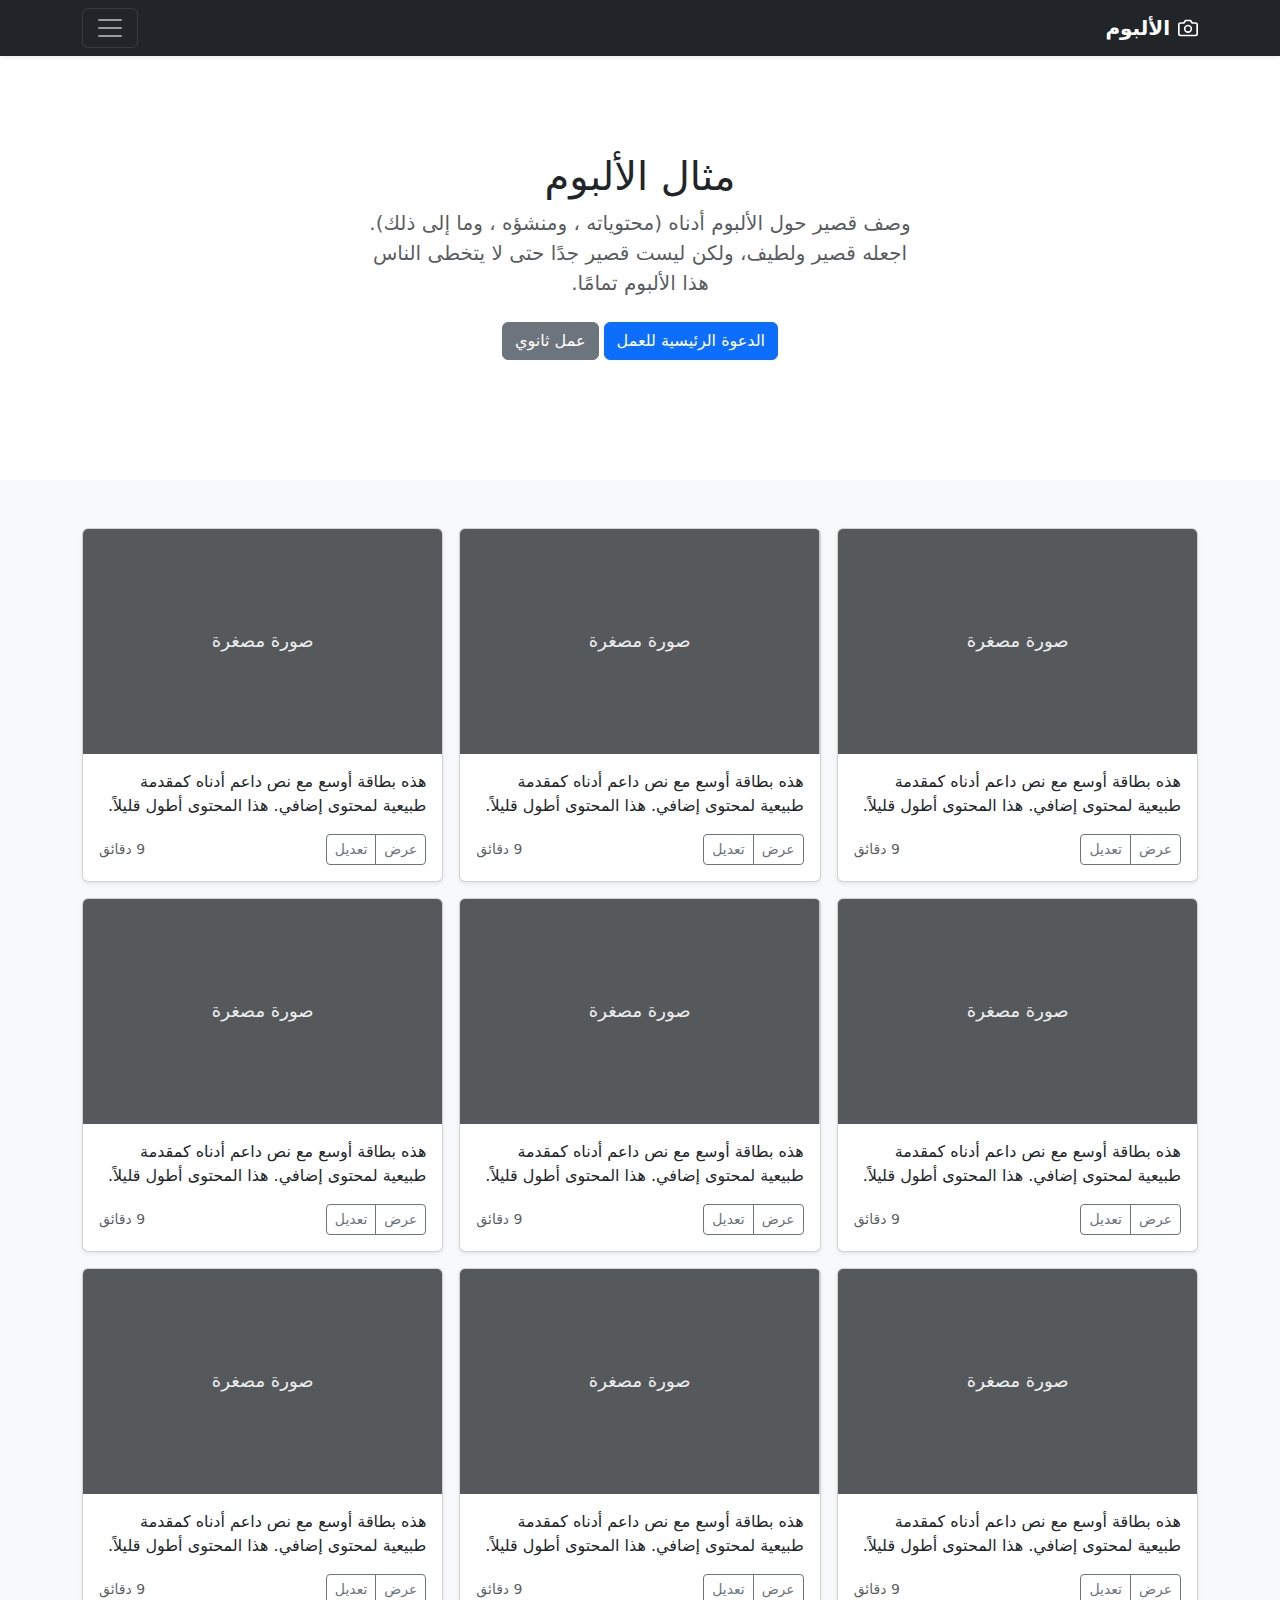
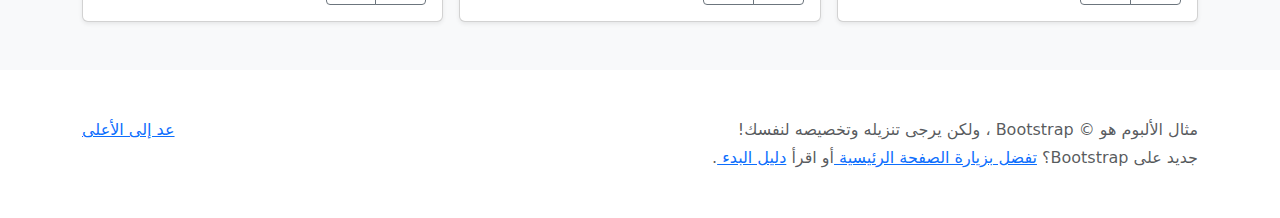
<file: bootstrap-5.2.0-beta1-examples/album-rtl/index.html>
<!doctype html>
<html lang="ar" dir="rtl">
  <head>
    <meta charset="utf-8">
    <meta name="viewport" content="width=device-width, initial-scale=1">
    <meta name="description" content="">
    <meta name="author" content="Mark Otto, Jacob Thornton, and Bootstrap contributors">
    <meta name="generator" content="Hugo 0.98.0">
    <title>مثال الألبوم · Bootstrap v5.2</title>

    <link rel="canonical" href="https://getbootstrap.com/docs/5.2/examples/album-rtl/">

    

    

<link href="../assets/dist/css/bootstrap.rtl.min.css" rel="stylesheet">

    <style>
      .bd-placeholder-img {
        font-size: 1.125rem;
        text-anchor: middle;
        -webkit-user-select: none;
        -moz-user-select: none;
        user-select: none;
      }

      @media (min-width: 768px) {
        .bd-placeholder-img-lg {
          font-size: 3.5rem;
        }
      }

      .b-example-divider {
        height: 3rem;
        background-color: rgba(0, 0, 0, .1);
        border: solid rgba(0, 0, 0, .15);
        border-width: 1px 0;
        box-shadow: inset 0 .5em 1.5em rgba(0, 0, 0, .1), inset 0 .125em .5em rgba(0, 0, 0, .15);
      }

      .b-example-vr {
        flex-shrink: 0;
        width: 1.5rem;
        height: 100vh;
      }

      .bi {
        vertical-align: -.125em;
        fill: currentColor;
      }

      .nav-scroller {
        position: relative;
        z-index: 2;
        height: 2.75rem;
        overflow-y: hidden;
      }

      .nav-scroller .nav {
        display: flex;
        flex-wrap: nowrap;
        padding-bottom: 1rem;
        margin-top: -1px;
        overflow-x: auto;
        text-align: center;
        white-space: nowrap;
        -webkit-overflow-scrolling: touch;
      }
    </style>

    
  </head>
  <body>
    
<header>
  <div class="collapse bg-dark" id="navbarHeader">
    <div class="container">
      <div class="row">
        <div class="col-sm-8 col-md-7 py-4">
          <h4 class="text-white">حول</h4>
          <p class="text-muted">أضف بعض المعلومات حول الألبوم، المؤلف، أو أي سياق خلفية آخر. اجعلها بضع جمل حتى يتمكن الزوار من التقاط بعض التلميحات المفيدة. ثم اربطها ببعض مواقع التواصل الاجتماعي أو معلومات الاتصال.</p>
        </div>
        <div class="col-sm-4 offset-md-1 py-4">
          <h4 class="text-white">تواصل معي</h4>
          <ul class="list-unstyled">
            <li><a href="#" class="text-white">تابعني على تويتر</a></li>
            <li><a href="#" class="text-white">شاركني الإعجاب في فيسبوك</a></li>
            <li><a href="#" class="text-white">راسلني على البريد الإلكتروني</a></li>
          </ul>
        </div>
      </div>
    </div>
  </div>
  <div class="navbar navbar-dark bg-dark shadow-sm">
    <div class="container">
      <a href="#" class="navbar-brand d-flex align-items-center">
        <svg xmlns="http://www.w3.org/2000/svg" width="20" height="20" fill="none" stroke="currentColor" stroke-linecap="round" stroke-linejoin="round" stroke-width="2" aria-hidden="true" class="me-2" viewBox="0 0 24 24"><path d="M23 19a2 2 0 0 1-2 2H3a2 2 0 0 1-2-2V8a2 2 0 0 1 2-2h4l2-3h6l2 3h4a2 2 0 0 1 2 2z"/><circle cx="12" cy="13" r="4"/></svg>
        <strong>الألبوم</strong>
      </a>
      <button class="navbar-toggler" type="button" data-bs-toggle="collapse" data-bs-target="#navbarHeader" aria-controls="navbarHeader" aria-expanded="false" aria-label="تبديل التنقل">
        <span class="navbar-toggler-icon"></span>
      </button>
    </div>
  </div>
</header>

<main>

  <section class="py-5 text-center container">
    <div class="row py-lg-5">
      <div class="col-lg-6 col-md-8 mx-auto">
        <h1 class="fw-light">مثال الألبوم</h1>
        <p class="lead text-muted">وصف قصير حول الألبوم أدناه (محتوياته ، ومنشؤه ، وما إلى ذلك). اجعله قصير ولطيف، ولكن ليست قصير جدًا حتى لا يتخطى الناس هذا الألبوم تمامًا.</p>
        <p>
          <a href="#" class="btn btn-primary my-2">الدعوة الرئيسية للعمل</a>
          <a href="#" class="btn btn-secondary my-2">عمل ثانوي</a>
        </p>
      </div>
    </div>
  </section>

  <div class="album py-5 bg-light">
    <div class="container">

      <div class="row row-cols-1 row-cols-sm-2 row-cols-md-3 g-3">
        <div class="col">
          <div class="card shadow-sm">
            <svg class="bd-placeholder-img card-img-top" width="100%" height="225" xmlns="http://www.w3.org/2000/svg" role="img" aria-label="Placeholder: صورة مصغرة" preserveAspectRatio="xMidYMid slice" focusable="false"><title>Placeholder</title><rect width="100%" height="100%" fill="#55595c"/><text x="50%" y="50%" fill="#eceeef" dy=".3em">صورة مصغرة</text></svg>

            <div class="card-body">
              <p class="card-text">هذه بطاقة أوسع مع نص داعم أدناه كمقدمة طبيعية لمحتوى إضافي. هذا المحتوى أطول قليلاً.</p>
              <div class="d-flex justify-content-between align-items-center">
                <div class="btn-group">
                  <button type="button" class="btn btn-sm btn-outline-secondary">عرض</button>
                  <button type="button" class="btn btn-sm btn-outline-secondary">تعديل</button>
                </div>
                <small class="text-muted">9 دقائق</small>
              </div>
            </div>
          </div>
        </div>
        <div class="col">
          <div class="card shadow-sm">
            <svg class="bd-placeholder-img card-img-top" width="100%" height="225" xmlns="http://www.w3.org/2000/svg" role="img" aria-label="Placeholder: صورة مصغرة" preserveAspectRatio="xMidYMid slice" focusable="false"><title>Placeholder</title><rect width="100%" height="100%" fill="#55595c"/><text x="50%" y="50%" fill="#eceeef" dy=".3em">صورة مصغرة</text></svg>

            <div class="card-body">
              <p class="card-text">هذه بطاقة أوسع مع نص داعم أدناه كمقدمة طبيعية لمحتوى إضافي. هذا المحتوى أطول قليلاً.</p>
              <div class="d-flex justify-content-between align-items-center">
                <div class="btn-group">
                  <button type="button" class="btn btn-sm btn-outline-secondary">عرض</button>
                  <button type="button" class="btn btn-sm btn-outline-secondary">تعديل</button>
                </div>
                <small class="text-muted">9 دقائق</small>
              </div>
            </div>
          </div>
        </div>
        <div class="col">
          <div class="card shadow-sm">
            <svg class="bd-placeholder-img card-img-top" width="100%" height="225" xmlns="http://www.w3.org/2000/svg" role="img" aria-label="Placeholder: صورة مصغرة" preserveAspectRatio="xMidYMid slice" focusable="false"><title>Placeholder</title><rect width="100%" height="100%" fill="#55595c"/><text x="50%" y="50%" fill="#eceeef" dy=".3em">صورة مصغرة</text></svg>

            <div class="card-body">
              <p class="card-text">هذه بطاقة أوسع مع نص داعم أدناه كمقدمة طبيعية لمحتوى إضافي. هذا المحتوى أطول قليلاً.</p>
              <div class="d-flex justify-content-between align-items-center">
                <div class="btn-group">
                  <button type="button" class="btn btn-sm btn-outline-secondary">عرض</button>
                  <button type="button" class="btn btn-sm btn-outline-secondary">تعديل</button>
                </div>
                <small class="text-muted">9 دقائق</small>
              </div>
            </div>
          </div>
        </div>

        <div class="col">
          <div class="card shadow-sm">
            <svg class="bd-placeholder-img card-img-top" width="100%" height="225" xmlns="http://www.w3.org/2000/svg" role="img" aria-label="Placeholder: صورة مصغرة" preserveAspectRatio="xMidYMid slice" focusable="false"><title>Placeholder</title><rect width="100%" height="100%" fill="#55595c"/><text x="50%" y="50%" fill="#eceeef" dy=".3em">صورة مصغرة</text></svg>

            <div class="card-body">
              <p class="card-text">هذه بطاقة أوسع مع نص داعم أدناه كمقدمة طبيعية لمحتوى إضافي. هذا المحتوى أطول قليلاً.</p>
              <div class="d-flex justify-content-between align-items-center">
                <div class="btn-group">
                  <button type="button" class="btn btn-sm btn-outline-secondary">عرض</button>
                  <button type="button" class="btn btn-sm btn-outline-secondary">تعديل</button>
                </div>
                <small class="text-muted">9 دقائق</small>
              </div>
            </div>
          </div>
        </div>
        <div class="col">
          <div class="card shadow-sm">
            <svg class="bd-placeholder-img card-img-top" width="100%" height="225" xmlns="http://www.w3.org/2000/svg" role="img" aria-label="Placeholder: صورة مصغرة" preserveAspectRatio="xMidYMid slice" focusable="false"><title>Placeholder</title><rect width="100%" height="100%" fill="#55595c"/><text x="50%" y="50%" fill="#eceeef" dy=".3em">صورة مصغرة</text></svg>

            <div class="card-body">
              <p class="card-text">هذه بطاقة أوسع مع نص داعم أدناه كمقدمة طبيعية لمحتوى إضافي. هذا المحتوى أطول قليلاً.</p>
              <div class="d-flex justify-content-between align-items-center">
                <div class="btn-group">
                  <button type="button" class="btn btn-sm btn-outline-secondary">عرض</button>
                  <button type="button" class="btn btn-sm btn-outline-secondary">تعديل</button>
                </div>
                <small class="text-muted">9 دقائق</small>
              </div>
            </div>
          </div>
        </div>
        <div class="col">
          <div class="card shadow-sm">
            <svg class="bd-placeholder-img card-img-top" width="100%" height="225" xmlns="http://www.w3.org/2000/svg" role="img" aria-label="Placeholder: صورة مصغرة" preserveAspectRatio="xMidYMid slice" focusable="false"><title>Placeholder</title><rect width="100%" height="100%" fill="#55595c"/><text x="50%" y="50%" fill="#eceeef" dy=".3em">صورة مصغرة</text></svg>

            <div class="card-body">
              <p class="card-text">هذه بطاقة أوسع مع نص داعم أدناه كمقدمة طبيعية لمحتوى إضافي. هذا المحتوى أطول قليلاً.</p>
              <div class="d-flex justify-content-between align-items-center">
                <div class="btn-group">
                  <button type="button" class="btn btn-sm btn-outline-secondary">عرض</button>
                  <button type="button" class="btn btn-sm btn-outline-secondary">تعديل</button>
                </div>
                <small class="text-muted">9 دقائق</small>
              </div>
            </div>
          </div>
        </div>

        <div class="col">
          <div class="card shadow-sm">
            <svg class="bd-placeholder-img card-img-top" width="100%" height="225" xmlns="http://www.w3.org/2000/svg" role="img" aria-label="Placeholder: صورة مصغرة" preserveAspectRatio="xMidYMid slice" focusable="false"><title>Placeholder</title><rect width="100%" height="100%" fill="#55595c"/><text x="50%" y="50%" fill="#eceeef" dy=".3em">صورة مصغرة</text></svg>

            <div class="card-body">
              <p class="card-text">هذه بطاقة أوسع مع نص داعم أدناه كمقدمة طبيعية لمحتوى إضافي. هذا المحتوى أطول قليلاً.</p>
              <div class="d-flex justify-content-between align-items-center">
                <div class="btn-group">
                  <button type="button" class="btn btn-sm btn-outline-secondary">عرض</button>
                  <button type="button" class="btn btn-sm btn-outline-secondary">تعديل</button>
                </div>
                <small class="text-muted">9 دقائق</small>
              </div>
            </div>
          </div>
        </div>
        <div class="col">
          <div class="card shadow-sm">
            <svg class="bd-placeholder-img card-img-top" width="100%" height="225" xmlns="http://www.w3.org/2000/svg" role="img" aria-label="Placeholder: صورة مصغرة" preserveAspectRatio="xMidYMid slice" focusable="false"><title>Placeholder</title><rect width="100%" height="100%" fill="#55595c"/><text x="50%" y="50%" fill="#eceeef" dy=".3em">صورة مصغرة</text></svg>

            <div class="card-body">
              <p class="card-text">هذه بطاقة أوسع مع نص داعم أدناه كمقدمة طبيعية لمحتوى إضافي. هذا المحتوى أطول قليلاً.</p>
              <div class="d-flex justify-content-between align-items-center">
                <div class="btn-group">
                  <button type="button" class="btn btn-sm btn-outline-secondary">عرض</button>
                  <button type="button" class="btn btn-sm btn-outline-secondary">تعديل</button>
                </div>
                <small class="text-muted">9 دقائق</small>
              </div>
            </div>
          </div>
        </div>
        <div class="col">
          <div class="card shadow-sm">
            <svg class="bd-placeholder-img card-img-top" width="100%" height="225" xmlns="http://www.w3.org/2000/svg" role="img" aria-label="Placeholder: صورة مصغرة" preserveAspectRatio="xMidYMid slice" focusable="false"><title>Placeholder</title><rect width="100%" height="100%" fill="#55595c"/><text x="50%" y="50%" fill="#eceeef" dy=".3em">صورة مصغرة</text></svg>

            <div class="card-body">
              <p class="card-text">هذه بطاقة أوسع مع نص داعم أدناه كمقدمة طبيعية لمحتوى إضافي. هذا المحتوى أطول قليلاً.</p>
              <div class="d-flex justify-content-between align-items-center">
                <div class="btn-group">
                  <button type="button" class="btn btn-sm btn-outline-secondary">عرض</button>
                  <button type="button" class="btn btn-sm btn-outline-secondary">تعديل</button>
                </div>
                <small class="text-muted">9 دقائق</small>
              </div>
            </div>
          </div>
        </div>
      </div>
    </div>
  </div>

</main>

<footer class="text-muted py-5">
  <div class="container">
    <p class="float-end mb-1">
      <a href="#">عد إلى الأعلى</a>
    </p>
    <p class="mb-1">مثال الألبوم هو © Bootstrap ، ولكن يرجى تنزيله وتخصيصه لنفسك!</p>
    <p class="mb-0">جديد على Bootstrap؟ <a href="/"> تفضل بزيارة الصفحة الرئيسية </a> أو اقرأ <a href="../getting-started/introduction/ "> دليل البدء </a>.</p>
  </div>
</footer>


    <script src="../assets/dist/js/bootstrap.bundle.min.js"></script>

      
  </body>
</html>
</file>
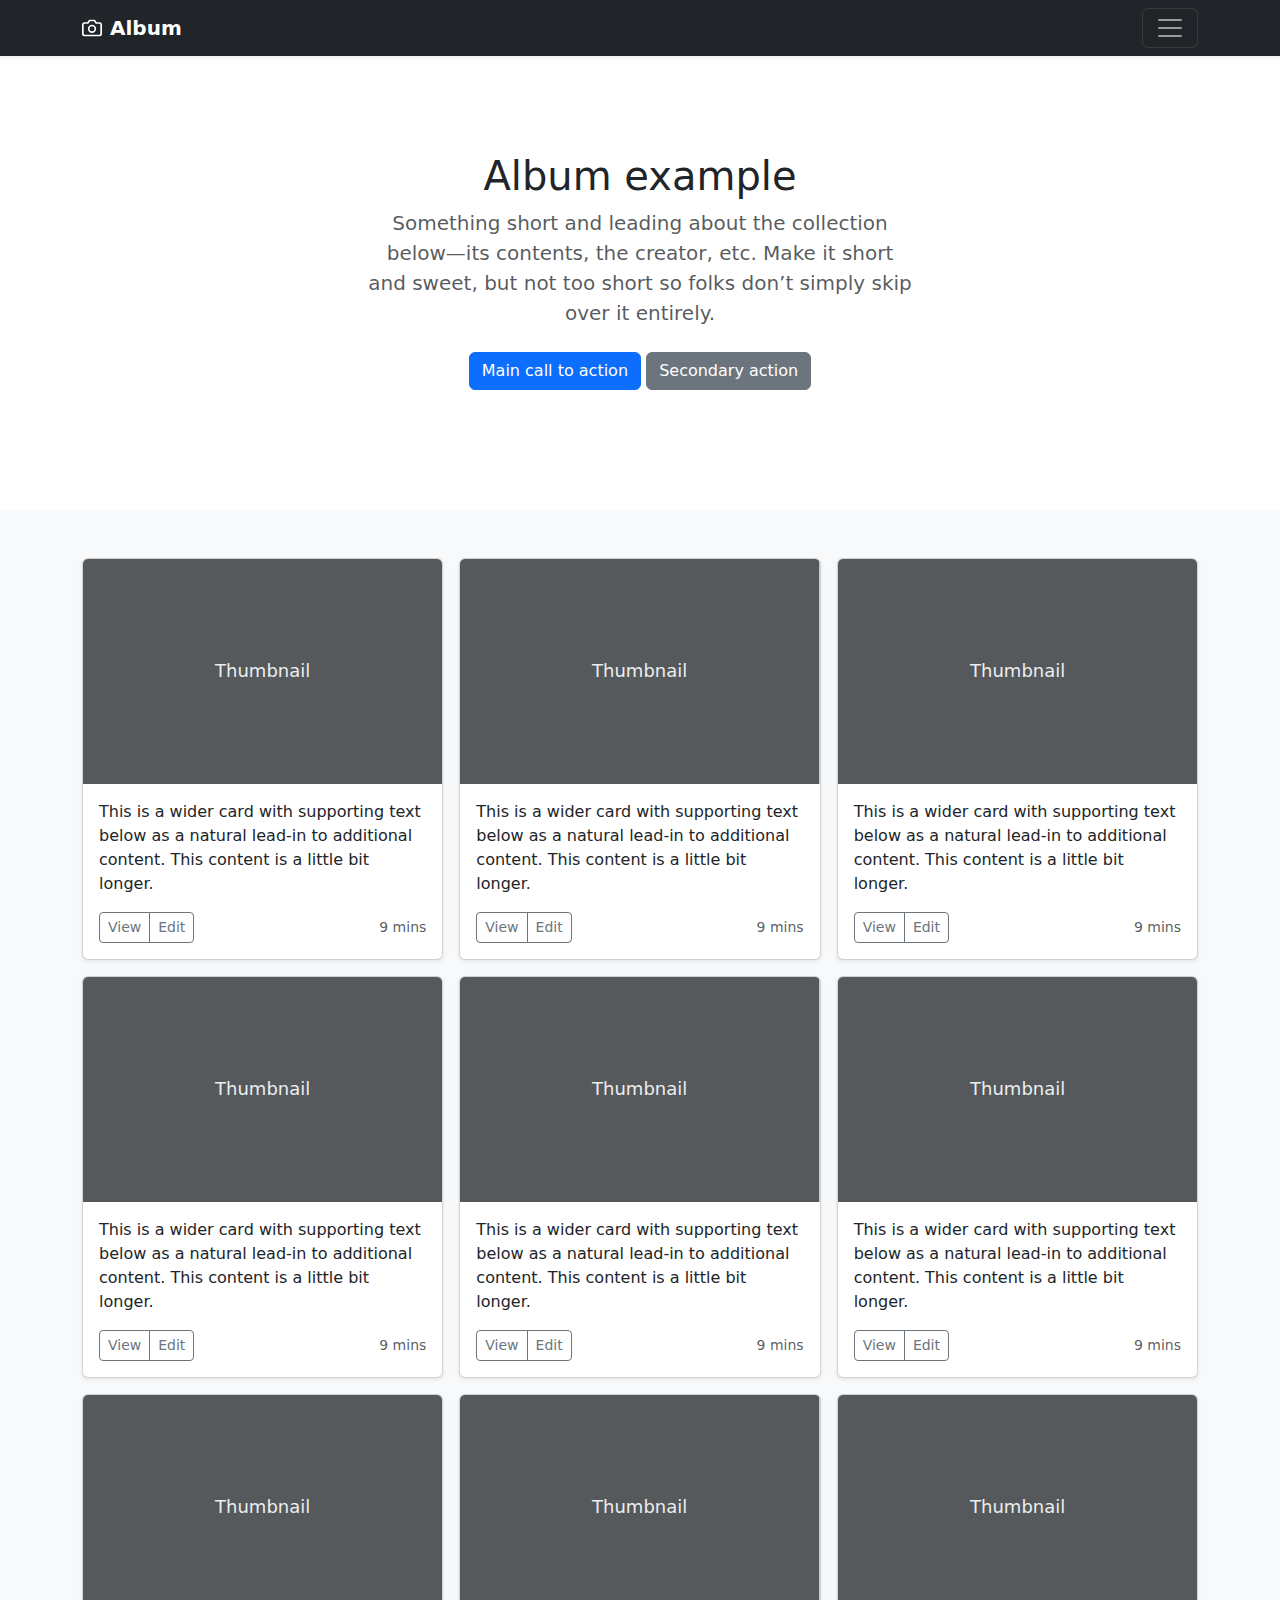
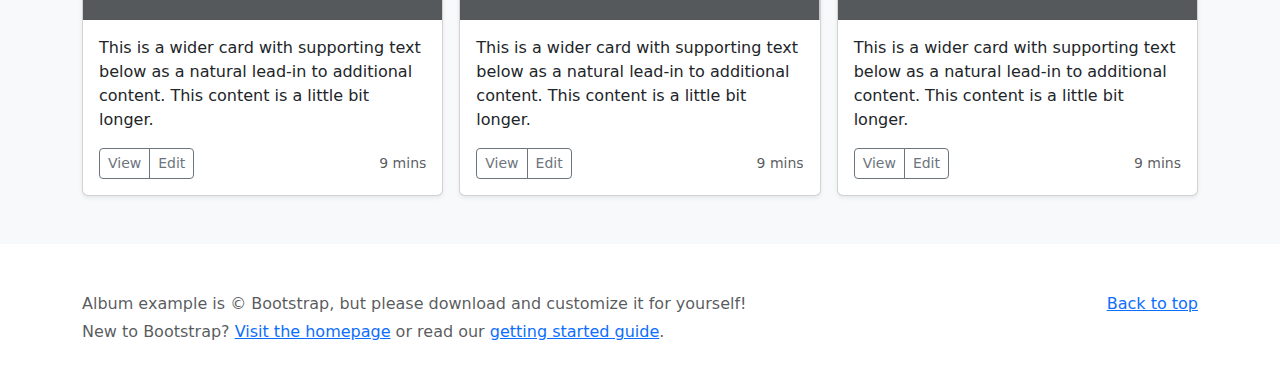
<file: bootstrap-5.2.0-beta1-examples/album/index.html>
<!doctype html>
<html lang="en">
  <head>
    <meta charset="utf-8">
    <meta name="viewport" content="width=device-width, initial-scale=1">
    <meta name="description" content="">
    <meta name="author" content="Mark Otto, Jacob Thornton, and Bootstrap contributors">
    <meta name="generator" content="Hugo 0.98.0">
    <title>Album example · Bootstrap v5.2</title>

    <link rel="canonical" href="https://getbootstrap.com/docs/5.2/examples/album/">

    

    

<link href="../assets/dist/css/bootstrap.min.css" rel="stylesheet">

    <style>
      .bd-placeholder-img {
        font-size: 1.125rem;
        text-anchor: middle;
        -webkit-user-select: none;
        -moz-user-select: none;
        user-select: none;
      }

      @media (min-width: 768px) {
        .bd-placeholder-img-lg {
          font-size: 3.5rem;
        }
      }

      .b-example-divider {
        height: 3rem;
        background-color: rgba(0, 0, 0, .1);
        border: solid rgba(0, 0, 0, .15);
        border-width: 1px 0;
        box-shadow: inset 0 .5em 1.5em rgba(0, 0, 0, .1), inset 0 .125em .5em rgba(0, 0, 0, .15);
      }

      .b-example-vr {
        flex-shrink: 0;
        width: 1.5rem;
        height: 100vh;
      }

      .bi {
        vertical-align: -.125em;
        fill: currentColor;
      }

      .nav-scroller {
        position: relative;
        z-index: 2;
        height: 2.75rem;
        overflow-y: hidden;
      }

      .nav-scroller .nav {
        display: flex;
        flex-wrap: nowrap;
        padding-bottom: 1rem;
        margin-top: -1px;
        overflow-x: auto;
        text-align: center;
        white-space: nowrap;
        -webkit-overflow-scrolling: touch;
      }
    </style>

    
  </head>
  <body>
    
<header>
  <div class="collapse bg-dark" id="navbarHeader">
    <div class="container">
      <div class="row">
        <div class="col-sm-8 col-md-7 py-4">
          <h4 class="text-white">About</h4>
          <p class="text-muted">Add some information about the album below, the author, or any other background context. Make it a few sentences long so folks can pick up some informative tidbits. Then, link them off to some social networking sites or contact information.</p>
        </div>
        <div class="col-sm-4 offset-md-1 py-4">
          <h4 class="text-white">Contact</h4>
          <ul class="list-unstyled">
            <li><a href="#" class="text-white">Follow on Twitter</a></li>
            <li><a href="#" class="text-white">Like on Facebook</a></li>
            <li><a href="#" class="text-white">Email me</a></li>
          </ul>
        </div>
      </div>
    </div>
  </div>
  <div class="navbar navbar-dark bg-dark shadow-sm">
    <div class="container">
      <a href="#" class="navbar-brand d-flex align-items-center">
        <svg xmlns="http://www.w3.org/2000/svg" width="20" height="20" fill="none" stroke="currentColor" stroke-linecap="round" stroke-linejoin="round" stroke-width="2" aria-hidden="true" class="me-2" viewBox="0 0 24 24"><path d="M23 19a2 2 0 0 1-2 2H3a2 2 0 0 1-2-2V8a2 2 0 0 1 2-2h4l2-3h6l2 3h4a2 2 0 0 1 2 2z"/><circle cx="12" cy="13" r="4"/></svg>
        <strong>Album</strong>
      </a>
      <button class="navbar-toggler" type="button" data-bs-toggle="collapse" data-bs-target="#navbarHeader" aria-controls="navbarHeader" aria-expanded="false" aria-label="Toggle navigation">
        <span class="navbar-toggler-icon"></span>
      </button>
    </div>
  </div>
</header>

<main>

  <section class="py-5 text-center container">
    <div class="row py-lg-5">
      <div class="col-lg-6 col-md-8 mx-auto">
        <h1 class="fw-light">Album example</h1>
        <p class="lead text-muted">Something short and leading about the collection below—its contents, the creator, etc. Make it short and sweet, but not too short so folks don’t simply skip over it entirely.</p>
        <p>
          <a href="#" class="btn btn-primary my-2">Main call to action</a>
          <a href="#" class="btn btn-secondary my-2">Secondary action</a>
        </p>
      </div>
    </div>
  </section>

  <div class="album py-5 bg-light">
    <div class="container">

      <div class="row row-cols-1 row-cols-sm-2 row-cols-md-3 g-3">
        <div class="col">
          <div class="card shadow-sm">
            <svg class="bd-placeholder-img card-img-top" width="100%" height="225" xmlns="http://www.w3.org/2000/svg" role="img" aria-label="Placeholder: Thumbnail" preserveAspectRatio="xMidYMid slice" focusable="false"><title>Placeholder</title><rect width="100%" height="100%" fill="#55595c"/><text x="50%" y="50%" fill="#eceeef" dy=".3em">Thumbnail</text></svg>

            <div class="card-body">
              <p class="card-text">This is a wider card with supporting text below as a natural lead-in to additional content. This content is a little bit longer.</p>
              <div class="d-flex justify-content-between align-items-center">
                <div class="btn-group">
                  <button type="button" class="btn btn-sm btn-outline-secondary">View</button>
                  <button type="button" class="btn btn-sm btn-outline-secondary">Edit</button>
                </div>
                <small class="text-muted">9 mins</small>
              </div>
            </div>
          </div>
        </div>
        <div class="col">
          <div class="card shadow-sm">
            <svg class="bd-placeholder-img card-img-top" width="100%" height="225" xmlns="http://www.w3.org/2000/svg" role="img" aria-label="Placeholder: Thumbnail" preserveAspectRatio="xMidYMid slice" focusable="false"><title>Placeholder</title><rect width="100%" height="100%" fill="#55595c"/><text x="50%" y="50%" fill="#eceeef" dy=".3em">Thumbnail</text></svg>

            <div class="card-body">
              <p class="card-text">This is a wider card with supporting text below as a natural lead-in to additional content. This content is a little bit longer.</p>
              <div class="d-flex justify-content-between align-items-center">
                <div class="btn-group">
                  <button type="button" class="btn btn-sm btn-outline-secondary">View</button>
                  <button type="button" class="btn btn-sm btn-outline-secondary">Edit</button>
                </div>
                <small class="text-muted">9 mins</small>
              </div>
            </div>
          </div>
        </div>
        <div class="col">
          <div class="card shadow-sm">
            <svg class="bd-placeholder-img card-img-top" width="100%" height="225" xmlns="http://www.w3.org/2000/svg" role="img" aria-label="Placeholder: Thumbnail" preserveAspectRatio="xMidYMid slice" focusable="false"><title>Placeholder</title><rect width="100%" height="100%" fill="#55595c"/><text x="50%" y="50%" fill="#eceeef" dy=".3em">Thumbnail</text></svg>

            <div class="card-body">
              <p class="card-text">This is a wider card with supporting text below as a natural lead-in to additional content. This content is a little bit longer.</p>
              <div class="d-flex justify-content-between align-items-center">
                <div class="btn-group">
                  <button type="button" class="btn btn-sm btn-outline-secondary">View</button>
                  <button type="button" class="btn btn-sm btn-outline-secondary">Edit</button>
                </div>
                <small class="text-muted">9 mins</small>
              </div>
            </div>
          </div>
        </div>

        <div class="col">
          <div class="card shadow-sm">
            <svg class="bd-placeholder-img card-img-top" width="100%" height="225" xmlns="http://www.w3.org/2000/svg" role="img" aria-label="Placeholder: Thumbnail" preserveAspectRatio="xMidYMid slice" focusable="false"><title>Placeholder</title><rect width="100%" height="100%" fill="#55595c"/><text x="50%" y="50%" fill="#eceeef" dy=".3em">Thumbnail</text></svg>

            <div class="card-body">
              <p class="card-text">This is a wider card with supporting text below as a natural lead-in to additional content. This content is a little bit longer.</p>
              <div class="d-flex justify-content-between align-items-center">
                <div class="btn-group">
                  <button type="button" class="btn btn-sm btn-outline-secondary">View</button>
                  <button type="button" class="btn btn-sm btn-outline-secondary">Edit</button>
                </div>
                <small class="text-muted">9 mins</small>
              </div>
            </div>
          </div>
        </div>
        <div class="col">
          <div class="card shadow-sm">
            <svg class="bd-placeholder-img card-img-top" width="100%" height="225" xmlns="http://www.w3.org/2000/svg" role="img" aria-label="Placeholder: Thumbnail" preserveAspectRatio="xMidYMid slice" focusable="false"><title>Placeholder</title><rect width="100%" height="100%" fill="#55595c"/><text x="50%" y="50%" fill="#eceeef" dy=".3em">Thumbnail</text></svg>

            <div class="card-body">
              <p class="card-text">This is a wider card with supporting text below as a natural lead-in to additional content. This content is a little bit longer.</p>
              <div class="d-flex justify-content-between align-items-center">
                <div class="btn-group">
                  <button type="button" class="btn btn-sm btn-outline-secondary">View</button>
                  <button type="button" class="btn btn-sm btn-outline-secondary">Edit</button>
                </div>
                <small class="text-muted">9 mins</small>
              </div>
            </div>
          </div>
        </div>
        <div class="col">
          <div class="card shadow-sm">
            <svg class="bd-placeholder-img card-img-top" width="100%" height="225" xmlns="http://www.w3.org/2000/svg" role="img" aria-label="Placeholder: Thumbnail" preserveAspectRatio="xMidYMid slice" focusable="false"><title>Placeholder</title><rect width="100%" height="100%" fill="#55595c"/><text x="50%" y="50%" fill="#eceeef" dy=".3em">Thumbnail</text></svg>

            <div class="card-body">
              <p class="card-text">This is a wider card with supporting text below as a natural lead-in to additional content. This content is a little bit longer.</p>
              <div class="d-flex justify-content-between align-items-center">
                <div class="btn-group">
                  <button type="button" class="btn btn-sm btn-outline-secondary">View</button>
                  <button type="button" class="btn btn-sm btn-outline-secondary">Edit</button>
                </div>
                <small class="text-muted">9 mins</small>
              </div>
            </div>
          </div>
        </div>

        <div class="col">
          <div class="card shadow-sm">
            <svg class="bd-placeholder-img card-img-top" width="100%" height="225" xmlns="http://www.w3.org/2000/svg" role="img" aria-label="Placeholder: Thumbnail" preserveAspectRatio="xMidYMid slice" focusable="false"><title>Placeholder</title><rect width="100%" height="100%" fill="#55595c"/><text x="50%" y="50%" fill="#eceeef" dy=".3em">Thumbnail</text></svg>

            <div class="card-body">
              <p class="card-text">This is a wider card with supporting text below as a natural lead-in to additional content. This content is a little bit longer.</p>
              <div class="d-flex justify-content-between align-items-center">
                <div class="btn-group">
                  <button type="button" class="btn btn-sm btn-outline-secondary">View</button>
                  <button type="button" class="btn btn-sm btn-outline-secondary">Edit</button>
                </div>
                <small class="text-muted">9 mins</small>
              </div>
            </div>
          </div>
        </div>
        <div class="col">
          <div class="card shadow-sm">
            <svg class="bd-placeholder-img card-img-top" width="100%" height="225" xmlns="http://www.w3.org/2000/svg" role="img" aria-label="Placeholder: Thumbnail" preserveAspectRatio="xMidYMid slice" focusable="false"><title>Placeholder</title><rect width="100%" height="100%" fill="#55595c"/><text x="50%" y="50%" fill="#eceeef" dy=".3em">Thumbnail</text></svg>

            <div class="card-body">
              <p class="card-text">This is a wider card with supporting text below as a natural lead-in to additional content. This content is a little bit longer.</p>
              <div class="d-flex justify-content-between align-items-center">
                <div class="btn-group">
                  <button type="button" class="btn btn-sm btn-outline-secondary">View</button>
                  <button type="button" class="btn btn-sm btn-outline-secondary">Edit</button>
                </div>
                <small class="text-muted">9 mins</small>
              </div>
            </div>
          </div>
        </div>
        <div class="col">
          <div class="card shadow-sm">
            <svg class="bd-placeholder-img card-img-top" width="100%" height="225" xmlns="http://www.w3.org/2000/svg" role="img" aria-label="Placeholder: Thumbnail" preserveAspectRatio="xMidYMid slice" focusable="false"><title>Placeholder</title><rect width="100%" height="100%" fill="#55595c"/><text x="50%" y="50%" fill="#eceeef" dy=".3em">Thumbnail</text></svg>

            <div class="card-body">
              <p class="card-text">This is a wider card with supporting text below as a natural lead-in to additional content. This content is a little bit longer.</p>
              <div class="d-flex justify-content-between align-items-center">
                <div class="btn-group">
                  <button type="button" class="btn btn-sm btn-outline-secondary">View</button>
                  <button type="button" class="btn btn-sm btn-outline-secondary">Edit</button>
                </div>
                <small class="text-muted">9 mins</small>
              </div>
            </div>
          </div>
        </div>
      </div>
    </div>
  </div>

</main>

<footer class="text-muted py-5">
  <div class="container">
    <p class="float-end mb-1">
      <a href="#">Back to top</a>
    </p>
    <p class="mb-1">Album example is &copy; Bootstrap, but please download and customize it for yourself!</p>
    <p class="mb-0">New to Bootstrap? <a href="/">Visit the homepage</a> or read our <a href="../getting-started/introduction/">getting started guide</a>.</p>
  </div>
</footer>


    <script src="../assets/dist/js/bootstrap.bundle.min.js"></script>

      
  </body>
</html>
</file>
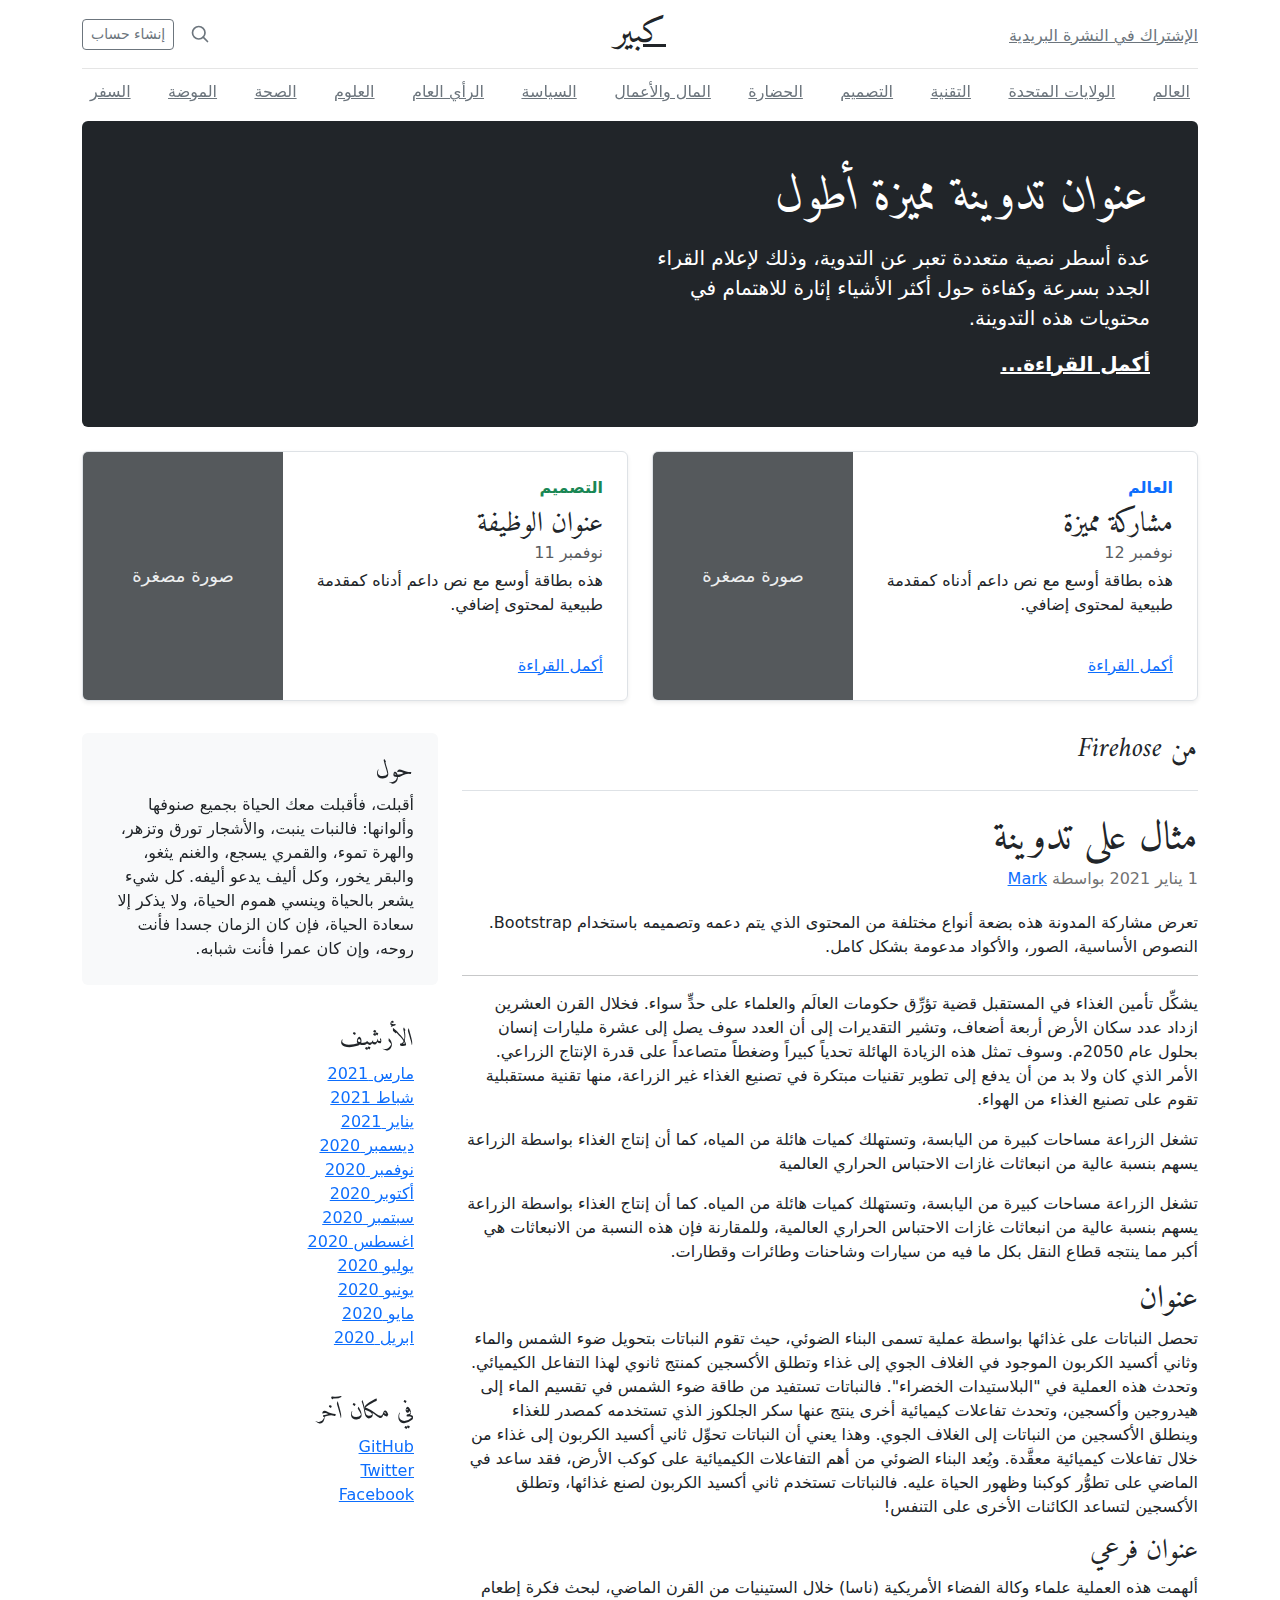
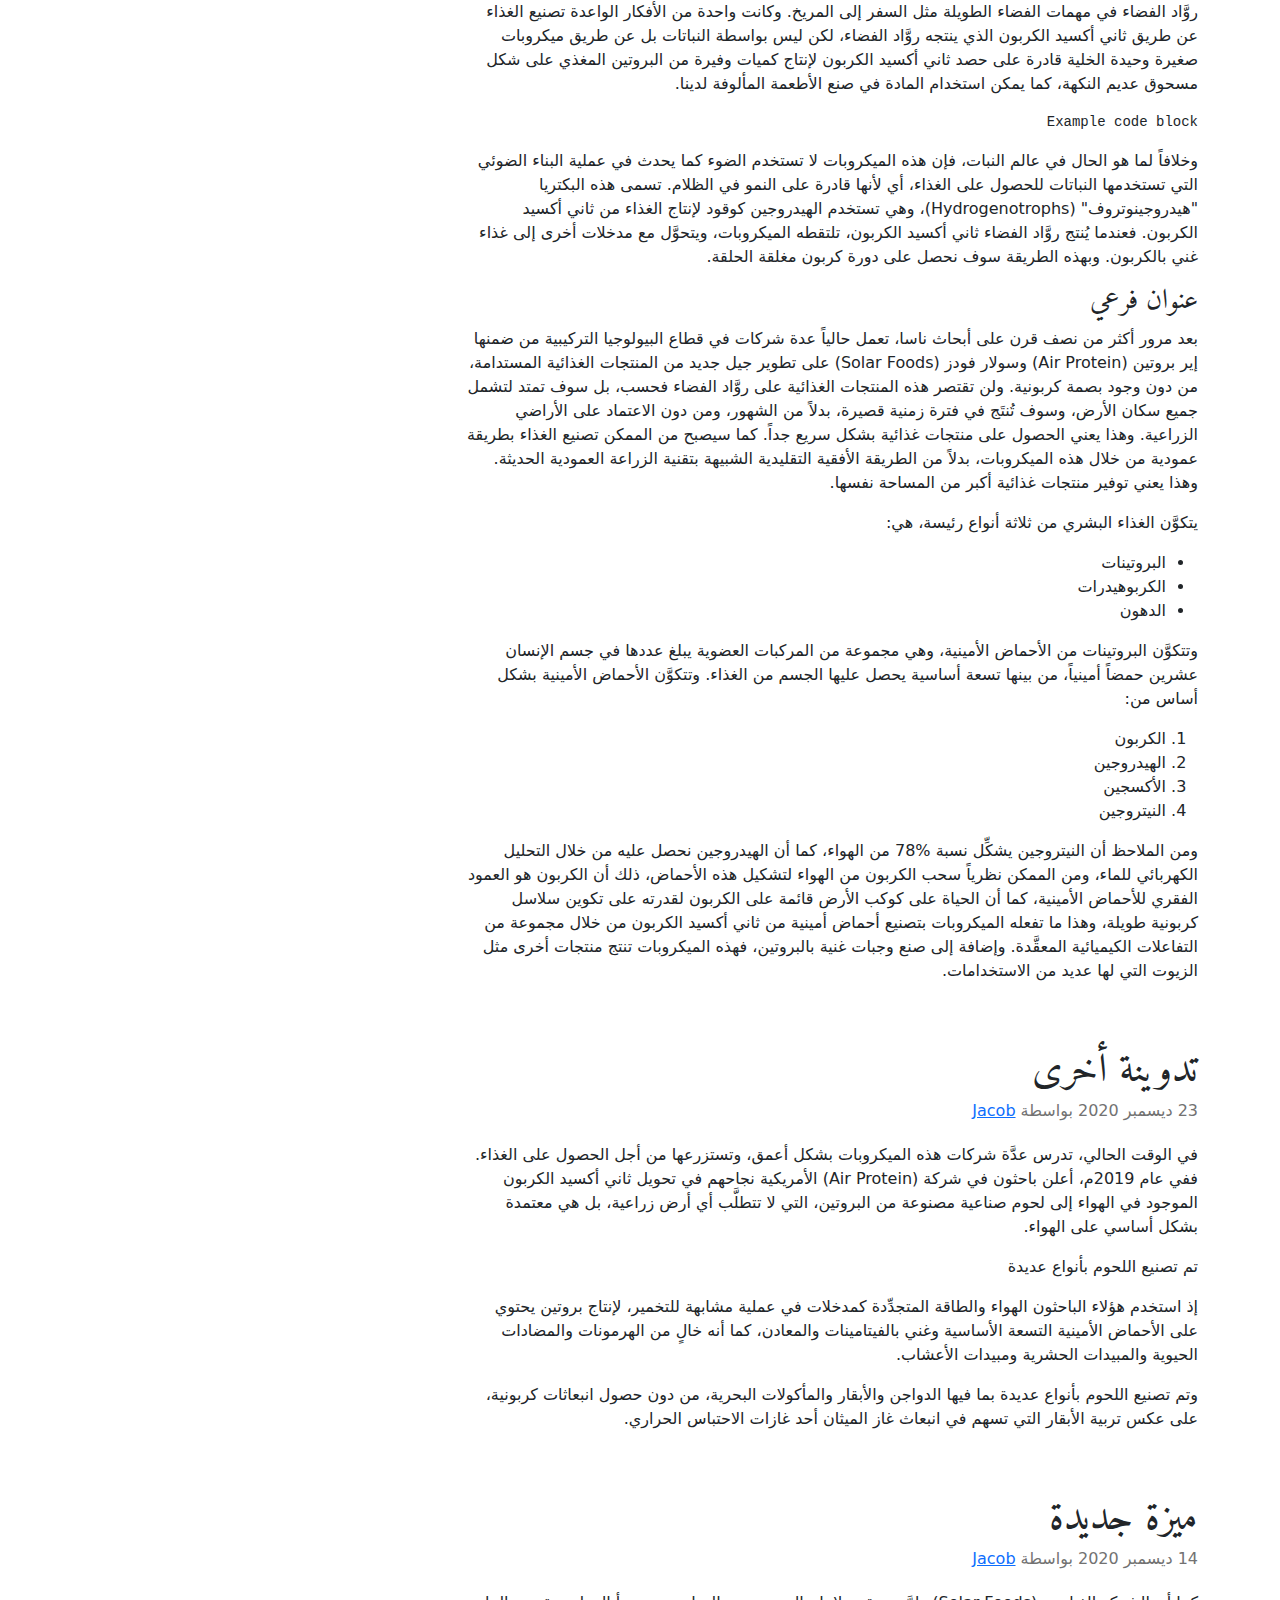
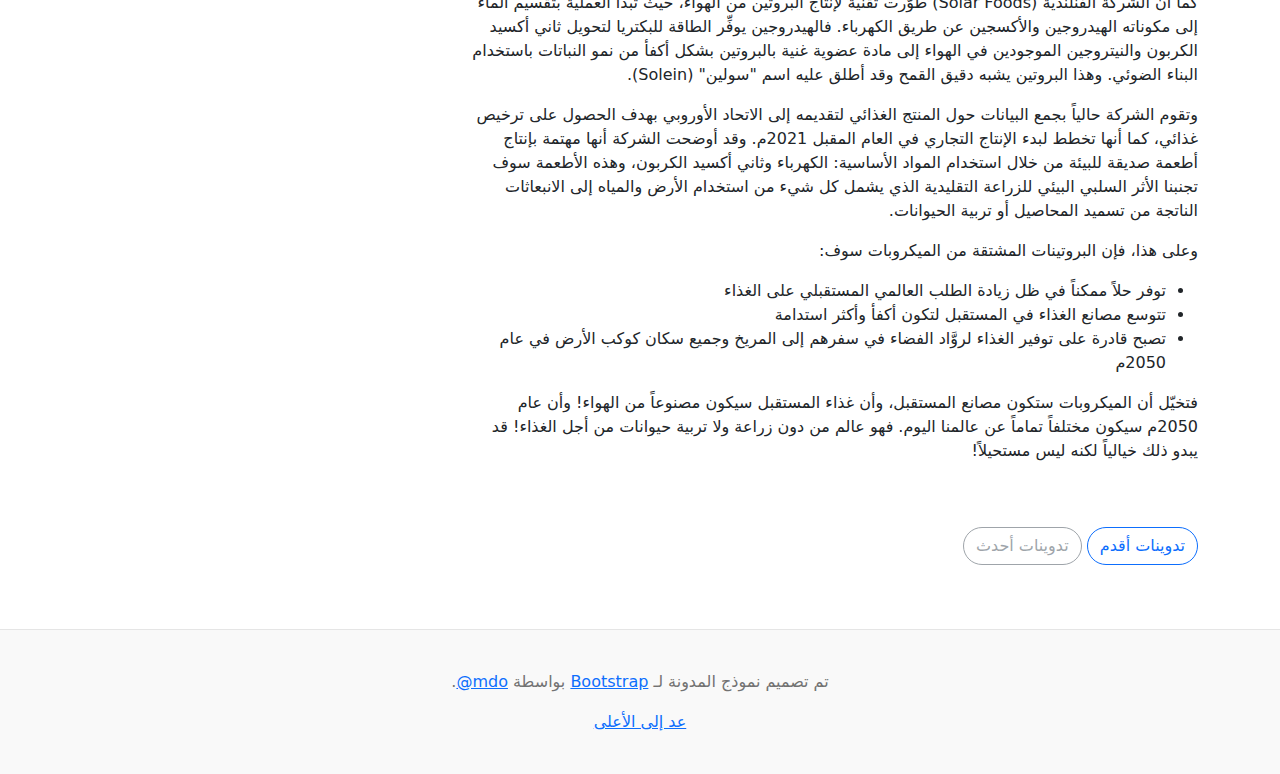
<file: bootstrap-5.2.0-beta1-examples/blog-rtl/index.html>
<!doctype html>
<html lang="ar" dir="rtl">
  <head>
    <meta charset="utf-8">
    <meta name="viewport" content="width=device-width, initial-scale=1">
    <meta name="description" content="">
    <meta name="author" content="Mark Otto, Jacob Thornton, and Bootstrap contributors">
    <meta name="generator" content="Hugo 0.98.0">
    <title>قالب المدونة · Bootstrap v5.2</title>

    <link rel="canonical" href="https://getbootstrap.com/docs/5.2/examples/blog-rtl/">

    

    

<link href="../assets/dist/css/bootstrap.rtl.min.css" rel="stylesheet">

    <style>
      .bd-placeholder-img {
        font-size: 1.125rem;
        text-anchor: middle;
        -webkit-user-select: none;
        -moz-user-select: none;
        user-select: none;
      }

      @media (min-width: 768px) {
        .bd-placeholder-img-lg {
          font-size: 3.5rem;
        }
      }

      .b-example-divider {
        height: 3rem;
        background-color: rgba(0, 0, 0, .1);
        border: solid rgba(0, 0, 0, .15);
        border-width: 1px 0;
        box-shadow: inset 0 .5em 1.5em rgba(0, 0, 0, .1), inset 0 .125em .5em rgba(0, 0, 0, .15);
      }

      .b-example-vr {
        flex-shrink: 0;
        width: 1.5rem;
        height: 100vh;
      }

      .bi {
        vertical-align: -.125em;
        fill: currentColor;
      }

      .nav-scroller {
        position: relative;
        z-index: 2;
        height: 2.75rem;
        overflow-y: hidden;
      }

      .nav-scroller .nav {
        display: flex;
        flex-wrap: nowrap;
        padding-bottom: 1rem;
        margin-top: -1px;
        overflow-x: auto;
        text-align: center;
        white-space: nowrap;
        -webkit-overflow-scrolling: touch;
      }
    </style>

    
    <!-- Custom styles for this template -->
    <link href="https://fonts.googleapis.com/css?family=Amiri:wght@400;700&amp;display=swap" rel="stylesheet">
    <!-- Custom styles for this template -->
    <link href="../blog/blog.rtl.css" rel="stylesheet">
  </head>
  <body>
    
<div class="container">
  <header class="blog-header lh-1 py-3">
    <div class="row flex-nowrap justify-content-between align-items-center">
      <div class="col-4 pt-1">
        <a class="link-secondary" href="#">الإشتراك في النشرة البريدية</a>
      </div>
      <div class="col-4 text-center">
        <a class="blog-header-logo text-dark" href="#">كبير</a>
      </div>
      <div class="col-4 d-flex justify-content-end align-items-center">
        <a class="link-secondary" href="#" aria-label="بحث">
          <svg xmlns="http://www.w3.org/2000/svg" width="20" height="20" fill="none" stroke="currentColor" stroke-linecap="round" stroke-linejoin="round" stroke-width="2" class="mx-3" role="img" viewBox="0 0 24 24"><title>بحث</title><circle cx="10.5" cy="10.5" r="7.5"/><path d="M21 21l-5.2-5.2"/></svg>
        </a>
        <a class="btn btn-sm btn-outline-secondary" href="#">إنشاء حساب</a>
      </div>
    </div>
  </header>

  <div class="nav-scroller py-1 mb-2">
    <nav class="nav d-flex justify-content-between">
      <a class="p-2 link-secondary" href="#">العالم</a>
      <a class="p-2 link-secondary" href="#">الولايات المتحدة</a>
      <a class="p-2 link-secondary" href="#">التقنية</a>
      <a class="p-2 link-secondary" href="#">التصميم</a>
      <a class="p-2 link-secondary" href="#">الحضارة</a>
      <a class="p-2 link-secondary" href="#">المال والأعمال</a>
      <a class="p-2 link-secondary" href="#">السياسة</a>
      <a class="p-2 link-secondary" href="#">الرأي العام</a>
      <a class="p-2 link-secondary" href="#">العلوم</a>
      <a class="p-2 link-secondary" href="#">الصحة</a>
      <a class="p-2 link-secondary" href="#">الموضة</a>
      <a class="p-2 link-secondary" href="#">السفر</a>
    </nav>
  </div>
</div>

<main class="container">
  <div class="p-4 p-md-5 mb-4 text-white rounded bg-dark">
    <div class="col-md-6 px-0">
      <h1 class="display-4 fst-italic">عنوان تدوينة مميزة أطول</h1>
      <p class="lead my-3">عدة أسطر نصية متعددة تعبر عن التدوية، وذلك لإعلام القراء الجدد بسرعة وكفاءة حول أكثر الأشياء إثارة للاهتمام في محتويات هذه التدوينة.</p>
      <p class="lead mb-0"><a href="#" class="text-white fw-bold">أكمل القراءة...</a></p>
    </div>
  </div>

  <div class="row mb-2">
    <div class="col-md-6">
      <div class="row g-0 border rounded overflow-hidden flex-md-row mb-4 shadow-sm h-md-250 position-relative">
        <div class="col p-4 d-flex flex-column position-static">
          <strong class="d-inline-block mb-2 text-primary">العالم</strong>
          <h3 class="mb-0">مشاركة مميزة</h3>
          <div class="mb-1 text-muted">نوفمبر 12</div>
          <p class="card-text mb-auto">هذه بطاقة أوسع مع نص داعم أدناه كمقدمة طبيعية لمحتوى إضافي.</p>
          <a href="#" class="stretched-link">أكمل القراءة</a>
        </div>
        <div class="col-auto d-none d-lg-block">
          <svg class="bd-placeholder-img" width="200" height="250" xmlns="http://www.w3.org/2000/svg" role="img" aria-label="Placeholder: صورة مصغرة" preserveAspectRatio="xMidYMid slice" focusable="false"><title>Placeholder</title><rect width="100%" height="100%" fill="#55595c"/><text x="50%" y="50%" fill="#eceeef" dy=".3em">صورة مصغرة</text></svg>

        </div>
      </div>
    </div>
    <div class="col-md-6">
      <div class="row g-0 border rounded overflow-hidden flex-md-row mb-4 shadow-sm h-md-250 position-relative">
        <div class="col p-4 d-flex flex-column position-static">
          <strong class="d-inline-block mb-2 text-success">التصميم</strong>
          <h3 class="mb-0">عنوان الوظيفة</h3>
          <div class="mb-1 text-muted">نوفمبر 11</div>
          <p class="mb-auto">هذه بطاقة أوسع مع نص داعم أدناه كمقدمة طبيعية لمحتوى إضافي.</p>
          <a href="#" class="stretched-link">أكمل القراءة</a>
        </div>
        <div class="col-auto d-none d-lg-block">
          <svg class="bd-placeholder-img" width="200" height="250" xmlns="http://www.w3.org/2000/svg" role="img" aria-label="Placeholder: صورة مصغرة" preserveAspectRatio="xMidYMid slice" focusable="false"><title>Placeholder</title><rect width="100%" height="100%" fill="#55595c"/><text x="50%" y="50%" fill="#eceeef" dy=".3em">صورة مصغرة</text></svg>

        </div>
      </div>
    </div>
  </div>

  <div class="row">
    <div class="col-md-8">
      <h3 class="pb-4 mb-4 fst-italic border-bottom">
        من Firehose
      </h3>

      <article class="blog-post">
        <h2 class="blog-post-title mb-1">مثال على تدوينة</h2>
        <p class="blog-post-meta">1 يناير 2021 بواسطة <a href="#"> Mark </a></p>

        <p>تعرض مشاركة المدونة هذه بضعة أنواع مختلفة من المحتوى الذي يتم دعمه وتصميمه باستخدام Bootstrap. النصوص الأساسية، الصور، والأكواد مدعومة بشكل كامل.</p>
        <hr>
        <p>يشكِّل تأمين الغذاء في المستقبل قضية تؤرِّق حكومات العالَم والعلماء على حدٍّ سواء. فخلال القرن العشرين ازداد عدد سكان الأرض أربعة أضعاف، وتشير التقديرات إلى أن العدد سوف يصل إلى عشرة مليارات إنسان بحلول عام 2050م. وسوف تمثل هذه الزيادة الهائلة تحدياً كبيراً وضغطاً متصاعداً على قدرة الإنتاج الزراعي. الأمر الذي كان ولا بد من أن يدفع إلى تطوير تقنيات مبتكرة في تصنيع الغذاء غير الزراعة، منها تقنية مستقبلية تقوم على تصنيع الغذاء من الهواء.</p>
        <blockquote>
          <p>تشغل الزراعة مساحات كبيرة من اليابسة، وتستهلك كميات هائلة من المياه، كما أن إنتاج الغذاء بواسطة الزراعة يسهم بنسبة عالية من انبعاثات غازات الاحتباس الحراري العالمية</p>
        </blockquote>
        <p>تشغل الزراعة مساحات كبيرة من اليابسة، وتستهلك كميات هائلة من المياه. كما أن إنتاج الغذاء بواسطة الزراعة يسهم بنسبة عالية من انبعاثات غازات الاحتباس الحراري العالمية، وللمقارنة فإن هذه النسبة من الانبعاثات هي أكبر مما ينتجه قطاع النقل بكل ما فيه من سيارات وشاحنات وطائرات وقطارات.</p>
        <h2>عنوان</h2>
        <p>تحصل النباتات على غذائها بواسطة عملية تسمى البناء الضوئي، حيث تقوم النباتات بتحويل ضوء الشمس والماء وثاني أكسيد الكربون الموجود في الغلاف الجوي إلى غذاء وتطلق الأكسجين كمنتج ثانوي لهذا التفاعل الكيميائي. وتحدث هذه العملية في "البلاستيدات الخضراء". فالنباتات تستفيد من طاقة ضوء الشمس في تقسيم الماء إلى هيدروجين وأكسجين، وتحدث تفاعلات كيميائية أخرى ينتج عنها سكر الجلكوز الذي تستخدمه كمصدر للغذاء وينطلق الأكسجين من النباتات إلى الغلاف الجوي. وهذا يعني أن النباتات تحوِّل ثاني أكسيد الكربون إلى غذاء من خلال تفاعلات كيميائية معقَّدة. ويُعد البناء الضوئي من أهم التفاعلات الكيميائية على كوكب الأرض، فقد ساعد في الماضي على تطوُّر كوكبنا وظهور الحياة عليه. فالنباتات تستخدم ثاني أكسيد الكربون لصنع غذائها، وتطلق الأكسجين لتساعد الكائنات الأخرى على التنفس!</p>
        <h3>عنوان فرعي</h3>
        <p>ألهمت هذه العملية علماء وكالة الفضاء الأمريكية (ناسا) خلال الستينيات من القرن الماضي، لبحث فكرة إطعام روَّاد الفضاء في مهمات الفضاء الطويلة مثل السفر إلى المريخ. وكانت واحدة من الأفكار الواعدة تصنيع الغذاء عن طريق ثاني أكسيد الكربون الذي ينتجه روَّاد الفضاء، لكن ليس بواسطة النباتات بل عن طريق ميكروبات صغيرة وحيدة الخلية قادرة على حصد ثاني أكسيد الكربون لإنتاج كميات وفيرة من البروتين المغذي على شكل مسحوق عديم النكهة، كما يمكن استخدام المادة في صنع الأطعمة المألوفة لدينا.</p>
        <pre><code>Example code block</code></pre>
        <p>وخلافاً لما هو الحال في عالم النبات، فإن هذه الميكروبات لا تستخدم الضوء كما يحدث في عملية البناء الضوئي التي تستخدمها النباتات للحصول على الغذاء، أي لأنها قادرة على النمو في الظلام. تسمى هذه البكتريا "هيدروجينوتروف" (Hydrogenotrophs)، وهي تستخدم الهيدروجين كوقود لإنتاج الغذاء من ثاني أكسيد الكربون. فعندما يُنتج روَّاد الفضاء ثاني أكسيد الكربون، تلتقطه الميكروبات، ويتحوَّل مع مدخلات أخرى إلى غذاء غني بالكربون. وبهذه الطريقة سوف نحصل على دورة كربون مغلقة الحلقة.</p>
        <h3>عنوان فرعي</h3>
        <p>بعد مرور أكثر من نصف قرن على أبحاث ناسا، تعمل حالياً عدة شركات في قطاع البيولوجيا التركيبية من ضمنها إير بروتين (Air Protein) وسولار فودز (Solar Foods) على تطوير جيل جديد من المنتجات الغذائية المستدامة، من دون وجود بصمة كربونية. ولن تقتصر هذه المنتجات الغذائية على روَّاد الفضاء فحسب، بل سوف تمتد لتشمل جميع سكان الأرض، وسوف تُنتَج في فترة زمنية قصيرة، بدلاً من الشهور، ومن دون الاعتماد على الأراضي الزراعية. وهذا يعني الحصول على منتجات غذائية بشكل سريع جداً. كما سيصبح من الممكن تصنيع الغذاء بطريقة عمودية من خلال هذه الميكروبات، بدلاً من الطريقة الأفقية التقليدية الشبيهة بتقنية الزراعة العمودية الحديثة. وهذا يعني توفير منتجات غذائية أكبر من المساحة نفسها.</p>
        <p>يتكوَّن الغذاء البشري من ثلاثة أنواع رئيسة، هي:</p>
        <ul>
          <li>البروتينات</li>
          <li>الكربوهيدرات</li>
          <li>الدهون</li>
        </ul>
        <p>وتتكوَّن البروتينات من الأحماض الأمينية، وهي مجموعة من المركبات العضوية يبلغ عددها في جسم الإنسان عشرين حمضاً أمينياً، من بينها تسعة أساسية يحصل عليها الجسم من الغذاء. وتتكوَّن الأحماض الأمينية بشكل أساس من:</p>
        <ol>
          <li>الكربون</li>
          <li>الهيدروجين</li>
          <li>الأكسجين</li>
          <li>النيتروجين</li>
        </ol>
        <p>ومن الملاحظ أن النيتروجين يشكِّل نسبة %78 من الهواء، كما أن الهيدروجين نحصل عليه من خلال التحليل الكهربائي للماء، ومن الممكن نظرياً سحب الكربون من الهواء لتشكيل هذه الأحماض، ذلك أن الكربون هو العمود الفقري للأحماض الأمينية، كما أن الحياة على كوكب الأرض قائمة على الكربون لقدرته على تكوين سلاسل كربونية طويلة، وهذا ما تفعله الميكروبات بتصنيع أحماض أمينية من ثاني أكسيد الكربون من خلال مجموعة من التفاعلات الكيميائية المعقَّدة. وإضافة إلى صنع وجبات غنية بالبروتين، فهذه الميكروبات تنتج منتجات أخرى مثل الزيوت التي لها عديد من الاستخدامات.</p>
      </article>

      <article class="blog-post">
        <h2 class="blog-post-title mb-1">تدوينة أخرى</h2>
        <p class="blog-post-meta">23 ديسمبر 2020 بواسطة <a href="#">Jacob</a></p>

        <p>في الوقت الحالي، تدرس عدَّة شركات هذه الميكروبات بشكل أعمق، وتستزرعها من أجل الحصول على الغذاء. ففي عام 2019م، أعلن باحثون في شركة (Air Protein) الأمريكية نجاحهم في تحويل ثاني أكسيد الكربون الموجود في الهواء إلى لحوم صناعية مصنوعة من البروتين، التي لا تتطلَّب أي أرض زراعية، بل هي معتمدة بشكل أساسي على الهواء.</p>
        <blockquote>
          <p>تم تصنيع اللحوم بأنواع عديدة</p>
        </blockquote>
        <p>إذ استخدم هؤلاء الباحثون الهواء والطاقة المتجدِّدة كمدخلات في عملية مشابهة للتخمير، لإنتاج بروتين يحتوي على الأحماض الأمينية التسعة الأساسية وغني بالفيتامينات والمعادن، كما أنه خالٍ من الهرمونات والمضادات الحيوية والمبيدات الحشرية ومبيدات الأعشاب.</p>
        <p> وتم تصنيع اللحوم بأنواع عديدة بما فيها الدواجن والأبقار والمأكولات البحرية، من دون حصول انبعاثات كربونية، على عكس تربية الأبقار التي تسهم في انبعاث غاز الميثان أحد غازات الاحتباس الحراري.</p>
      </article>

      <article class="blog-post">
        <h2 class="blog-post-title mb-1">ميزة جديدة</h2>
        <p class="blog-post-meta">14 ديسمبر 2020 بواسطة <a href="#">Jacob</a></p>

        <p>كما أن الشركة الفنلندية (Solar Foods) طوَّرت تقنية لإنتاج البروتين من الهواء، حيث تبدأ العملية بتقسيم الماء إلى مكوناته الهيدروجين والأكسجين عن طريق الكهرباء. فالهيدروجين يوفِّر الطاقة للبكتريا لتحويل ثاني أكسيد الكربون والنيتروجين الموجودين في الهواء إلى مادة عضوية غنية بالبروتين بشكل أكفأ من نمو النباتات باستخدام البناء الضوئي. وهذا البروتين يشبه دقيق القمح وقد أطلق عليه اسم "سولين" (Solein).</p>
        <p>وتقوم الشركة حالياً بجمع البيانات حول المنتج الغذائي لتقديمه إلى الاتحاد الأوروبي بهدف الحصول على ترخيص غذائي، كما أنها تخطط لبدء الإنتاج التجاري في العام المقبل 2021م. وقد أوضحت الشركة أنها مهتمة بإنتاج أطعمة صديقة للبيئة من خلال استخدام المواد الأساسية: الكهرباء وثاني أكسيد الكربون، وهذه الأطعمة سوف تجنبنا الأثر السلبي البيئي للزراعة التقليدية الذي يشمل كل شيء من استخدام الأرض والمياه إلى الانبعاثات الناتجة من تسميد المحاصيل أو تربية الحيوانات.</p>
        <p>وعلى هذا، فإن البروتينات المشتقة من الميكروبات سوف:</p>
        <ul>
          <li>توفر حلاً ممكناً في ظل زيادة الطلب العالمي المستقبلي على الغذاء</li>
          <li>تتوسع مصانع الغذاء في المستقبل لتكون أكفأ وأكثر استدامة</li>
          <li>تصبح قادرة على توفير الغذاء لروَّاد الفضاء في سفرهم إلى المريخ وجميع سكان كوكب الأرض في عام 2050م</li>
        </ul>
        <p>فتخيّل أن الميكروبات ستكون مصانع المستقبل، وأن غذاء المستقبل سيكون مصنوعاً من الهواء! وأن عام 2050م سيكون مختلفاً تماماً عن عالمنا اليوم. فهو عالم من دون زراعة ولا تربية حيوانات من أجل الغذاء! قد يبدو ذلك خيالياً لكنه ليس مستحيلاً!</p>
      </article>

      <nav class="blog-pagination" aria-label="Pagination">
        <a class="btn btn-outline-primary rounded-pill" href="#">تدوينات أقدم</a>
        <a class="btn btn-outline-secondary rounded-pill disabled">تدوينات أحدث</a>
      </nav>

    </div>

    <div class="col-md-4">
      <div class="position-sticky" style="top: 2rem;">
        <div class="p-4 mb-3 bg-light rounded">
          <h4 class="fst-italic">حول</h4>
          <p class="mb-0">أقبلت، فأقبلت معك الحياة بجميع صنوفها وألوانها: فالنبات ينبت، والأشجار تورق وتزهر، والهرة تموء، والقمري يسجع، والغنم يثغو، والبقر يخور، وكل أليف يدعو أليفه. كل شيء يشعر بالحياة وينسي هموم الحياة، ولا يذكر إلا سعادة الحياة، فإن كان الزمان جسدا فأنت روحه، وإن كان عمرا فأنت شبابه.</p>
        </div>

        <div class="p-4">
          <h4 class="fst-italic">الأرشيف</h4>
          <ol class="list-unstyled mb-0">
            <li><a href="#">مارس 2021</a></li>
            <li><a href="#">شباط 2021</a></li>
            <li><a href="#">يناير 2021</a></li>
            <li><a href="#">ديسمبر 2020</a></li>
            <li><a href="#">نوفمبر 2020</a></li>
            <li><a href="#">أكتوبر 2020</a></li>
            <li><a href="#">سبتمبر 2020</a></li>
            <li><a href="#">اغسطس 2020</a></li>
            <li><a href="#">يوليو 2020</a></li>
            <li><a href="#">يونيو 2020</a></li>
            <li><a href="#">مايو 2020</a></li>
            <li><a href="#">ابريل 2020</a></li>
          </ol>
        </div>

        <div class="p-4">
          <h4 class="fst-italic">في مكان آخر</h4>
          <ol class="list-unstyled">
            <li><a href="#">GitHub</a></li>
            <li><a href="#">Twitter</a></li>
            <li><a href="#">Facebook</a></li>
          </ol>
        </div>
      </div>
    </div>
  </div>

</main>

<footer class="blog-footer">
  <p>تم تصميم نموذج المدونة لـ <a href="https://getbootstrap.com/">Bootstrap</a> بواسطة <a href="https://twitter.com/mdo"><bdi lang="en" dir="ltr">@mdo</bdi></a>.</p>
  <p>
    <a href="#">عد إلى الأعلى</a>
  </p>
</footer>


    
  </body>
</html>
</file>
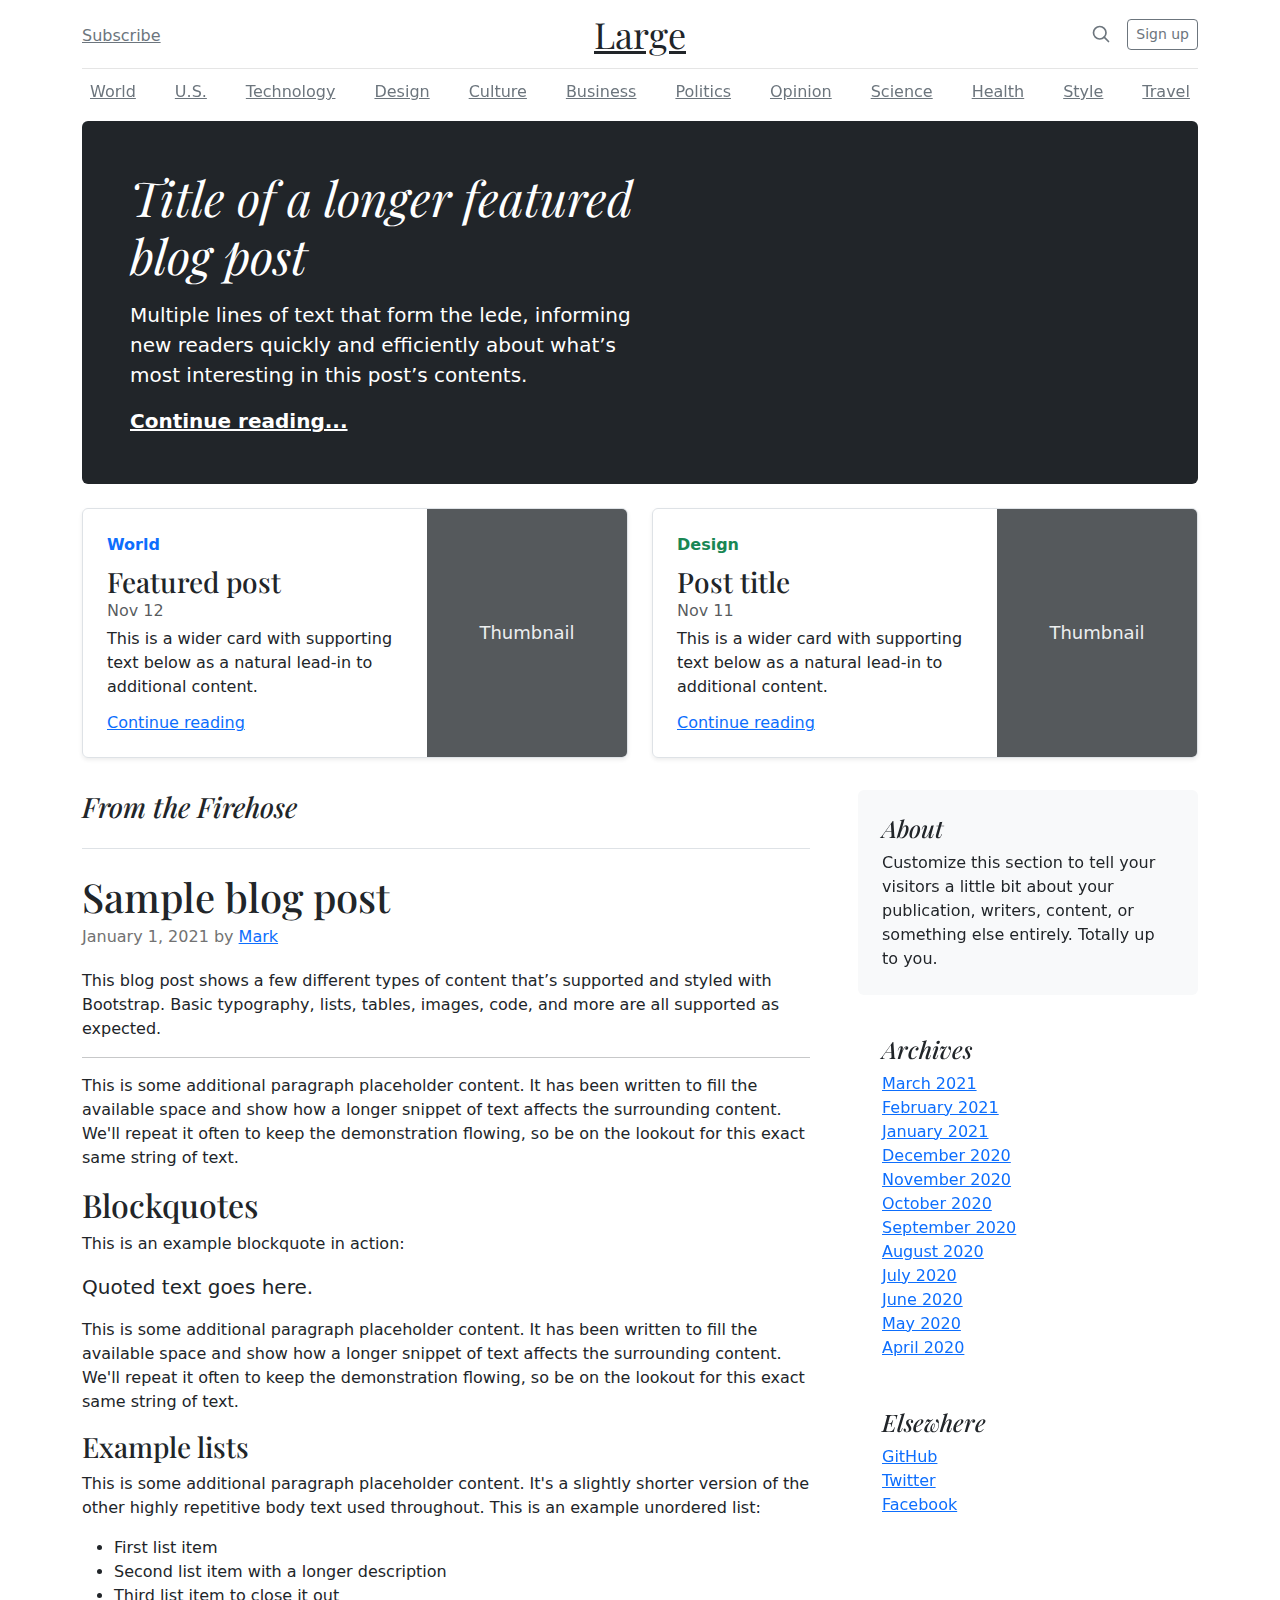
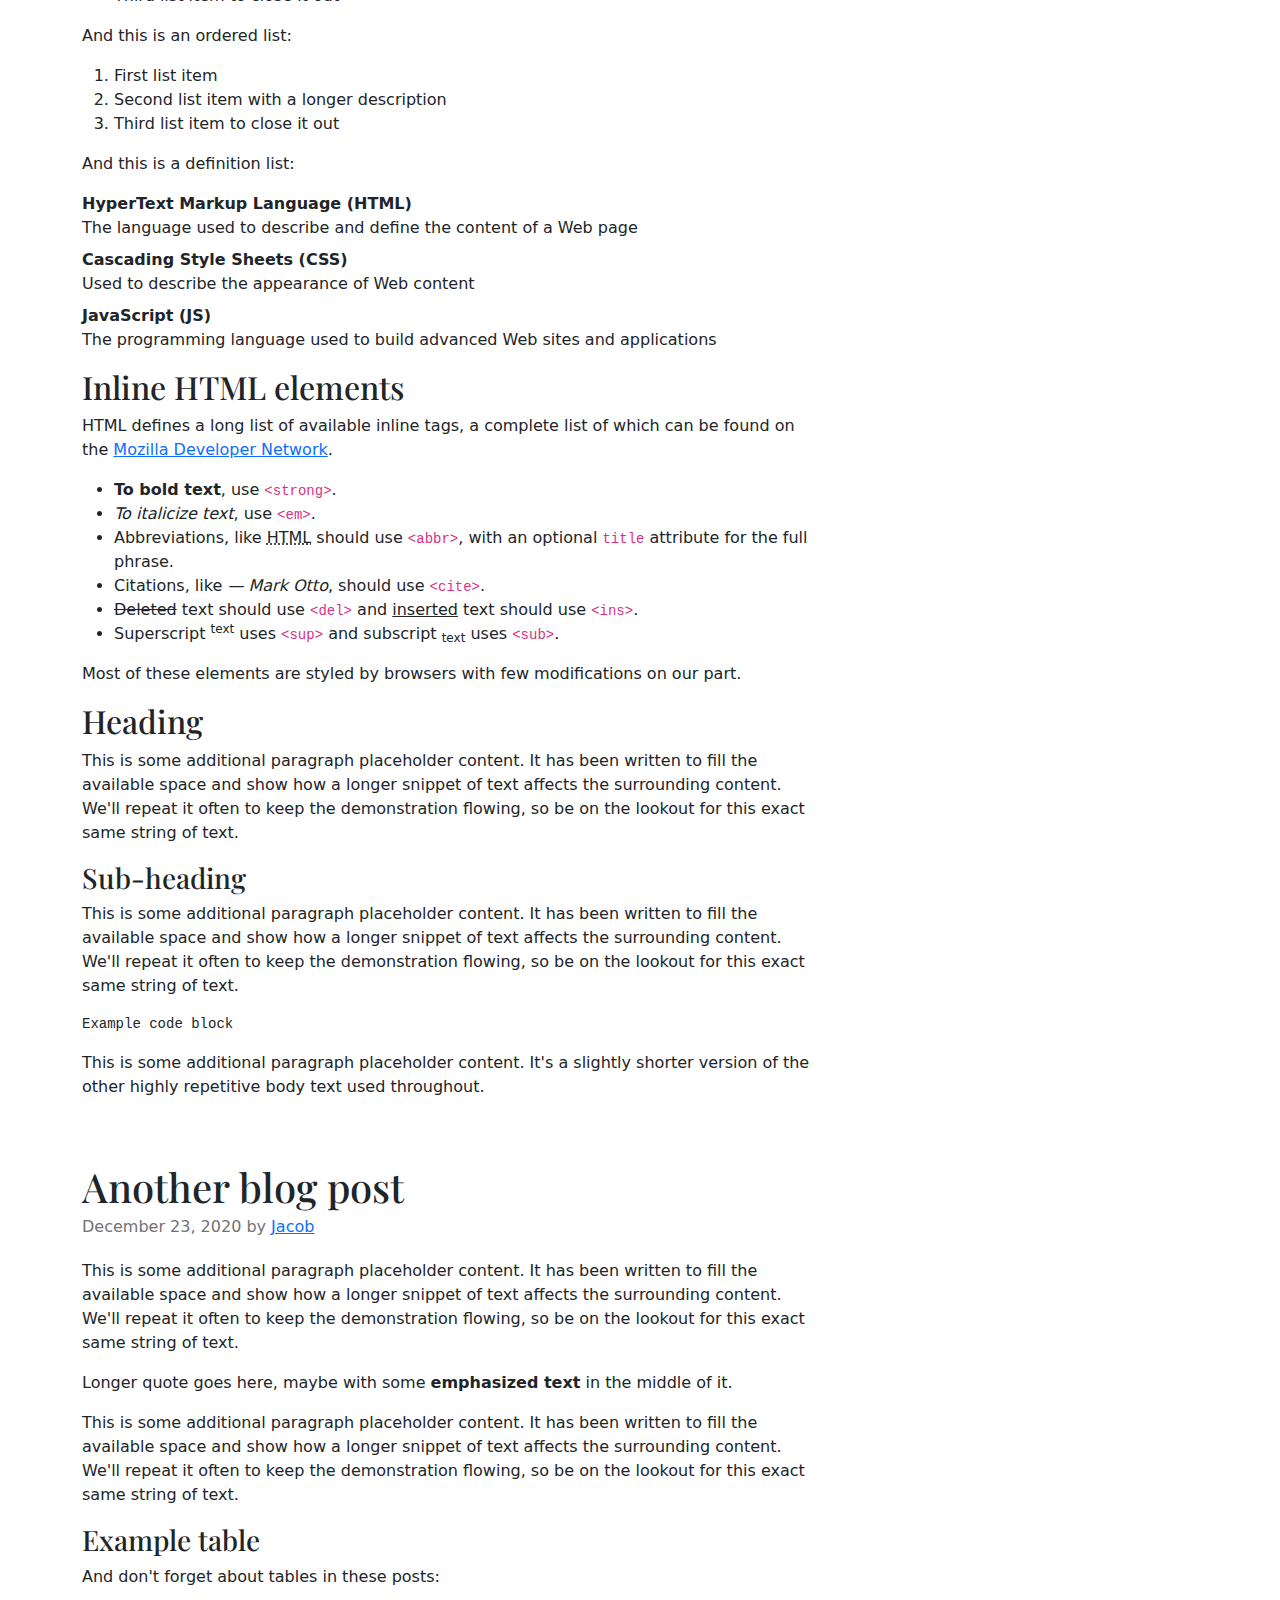
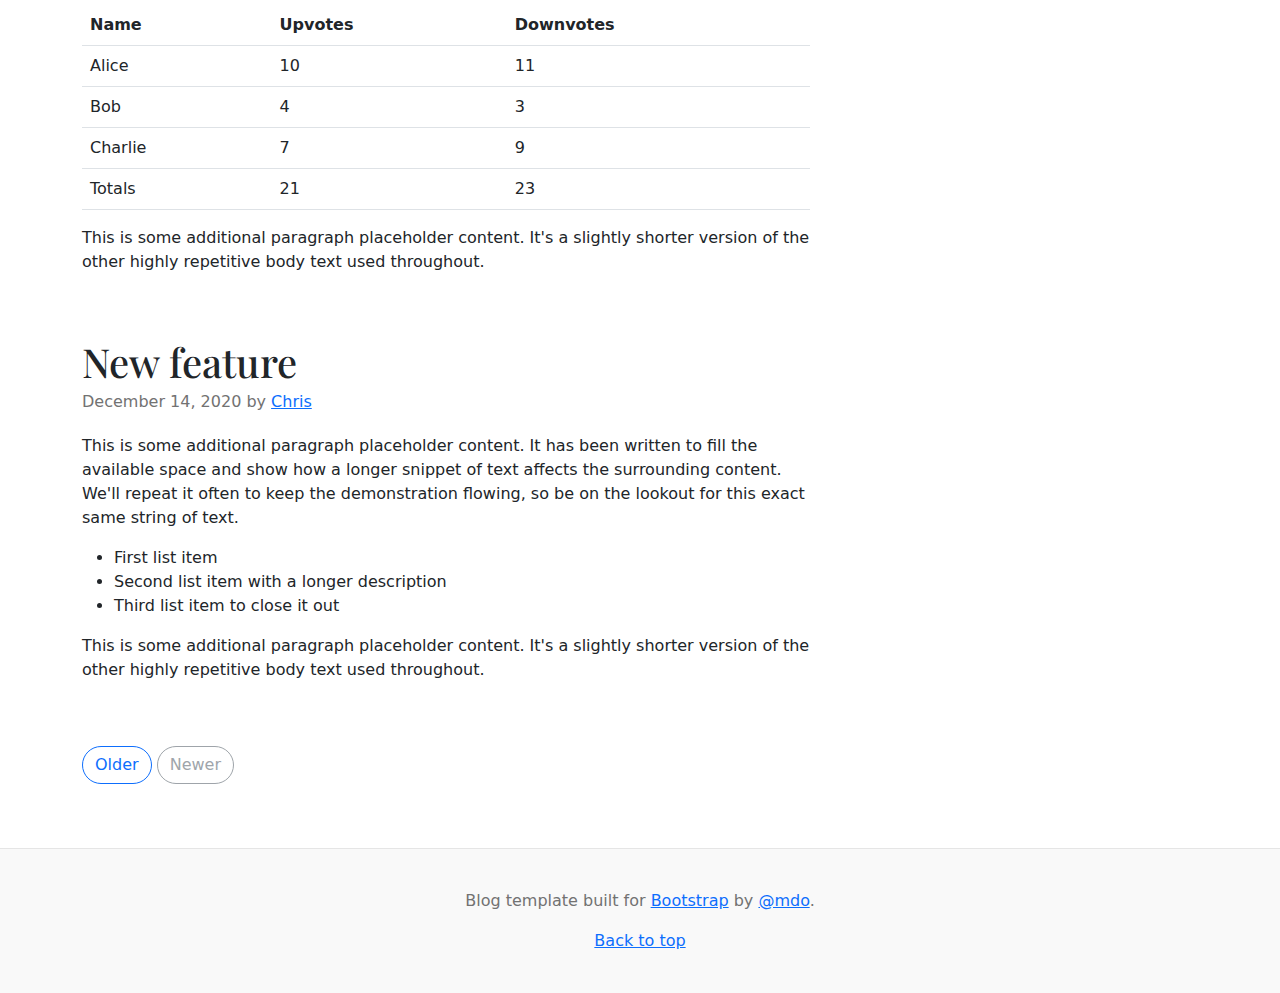
<file: bootstrap-5.2.0-beta1-examples/blog/index.html>
<!doctype html>
<html lang="en">
  <head>
    <meta charset="utf-8">
    <meta name="viewport" content="width=device-width, initial-scale=1">
    <meta name="description" content="">
    <meta name="author" content="Mark Otto, Jacob Thornton, and Bootstrap contributors">
    <meta name="generator" content="Hugo 0.98.0">
    <title>Blog Template · Bootstrap v5.2</title>

    <link rel="canonical" href="https://getbootstrap.com/docs/5.2/examples/blog/">

    

    

<link href="../assets/dist/css/bootstrap.min.css" rel="stylesheet">

    <style>
      .bd-placeholder-img {
        font-size: 1.125rem;
        text-anchor: middle;
        -webkit-user-select: none;
        -moz-user-select: none;
        user-select: none;
      }

      @media (min-width: 768px) {
        .bd-placeholder-img-lg {
          font-size: 3.5rem;
        }
      }

      .b-example-divider {
        height: 3rem;
        background-color: rgba(0, 0, 0, .1);
        border: solid rgba(0, 0, 0, .15);
        border-width: 1px 0;
        box-shadow: inset 0 .5em 1.5em rgba(0, 0, 0, .1), inset 0 .125em .5em rgba(0, 0, 0, .15);
      }

      .b-example-vr {
        flex-shrink: 0;
        width: 1.5rem;
        height: 100vh;
      }

      .bi {
        vertical-align: -.125em;
        fill: currentColor;
      }

      .nav-scroller {
        position: relative;
        z-index: 2;
        height: 2.75rem;
        overflow-y: hidden;
      }

      .nav-scroller .nav {
        display: flex;
        flex-wrap: nowrap;
        padding-bottom: 1rem;
        margin-top: -1px;
        overflow-x: auto;
        text-align: center;
        white-space: nowrap;
        -webkit-overflow-scrolling: touch;
      }
    </style>

    
    <!-- Custom styles for this template -->
    <link href="https://fonts.googleapis.com/css?family=Playfair&#43;Display:700,900&amp;display=swap" rel="stylesheet">
    <!-- Custom styles for this template -->
    <link href="blog.css" rel="stylesheet">
  </head>
  <body>
    
<div class="container">
  <header class="blog-header lh-1 py-3">
    <div class="row flex-nowrap justify-content-between align-items-center">
      <div class="col-4 pt-1">
        <a class="link-secondary" href="#">Subscribe</a>
      </div>
      <div class="col-4 text-center">
        <a class="blog-header-logo text-dark" href="#">Large</a>
      </div>
      <div class="col-4 d-flex justify-content-end align-items-center">
        <a class="link-secondary" href="#" aria-label="Search">
          <svg xmlns="http://www.w3.org/2000/svg" width="20" height="20" fill="none" stroke="currentColor" stroke-linecap="round" stroke-linejoin="round" stroke-width="2" class="mx-3" role="img" viewBox="0 0 24 24"><title>Search</title><circle cx="10.5" cy="10.5" r="7.5"/><path d="M21 21l-5.2-5.2"/></svg>
        </a>
        <a class="btn btn-sm btn-outline-secondary" href="#">Sign up</a>
      </div>
    </div>
  </header>

  <div class="nav-scroller py-1 mb-2">
    <nav class="nav d-flex justify-content-between">
      <a class="p-2 link-secondary" href="#">World</a>
      <a class="p-2 link-secondary" href="#">U.S.</a>
      <a class="p-2 link-secondary" href="#">Technology</a>
      <a class="p-2 link-secondary" href="#">Design</a>
      <a class="p-2 link-secondary" href="#">Culture</a>
      <a class="p-2 link-secondary" href="#">Business</a>
      <a class="p-2 link-secondary" href="#">Politics</a>
      <a class="p-2 link-secondary" href="#">Opinion</a>
      <a class="p-2 link-secondary" href="#">Science</a>
      <a class="p-2 link-secondary" href="#">Health</a>
      <a class="p-2 link-secondary" href="#">Style</a>
      <a class="p-2 link-secondary" href="#">Travel</a>
    </nav>
  </div>
</div>

<main class="container">
  <div class="p-4 p-md-5 mb-4 text-white rounded bg-dark">
    <div class="col-md-6 px-0">
      <h1 class="display-4 fst-italic">Title of a longer featured blog post</h1>
      <p class="lead my-3">Multiple lines of text that form the lede, informing new readers quickly and efficiently about what’s most interesting in this post’s contents.</p>
      <p class="lead mb-0"><a href="#" class="text-white fw-bold">Continue reading...</a></p>
    </div>
  </div>

  <div class="row mb-2">
    <div class="col-md-6">
      <div class="row g-0 border rounded overflow-hidden flex-md-row mb-4 shadow-sm h-md-250 position-relative">
        <div class="col p-4 d-flex flex-column position-static">
          <strong class="d-inline-block mb-2 text-primary">World</strong>
          <h3 class="mb-0">Featured post</h3>
          <div class="mb-1 text-muted">Nov 12</div>
          <p class="card-text mb-auto">This is a wider card with supporting text below as a natural lead-in to additional content.</p>
          <a href="#" class="stretched-link">Continue reading</a>
        </div>
        <div class="col-auto d-none d-lg-block">
          <svg class="bd-placeholder-img" width="200" height="250" xmlns="http://www.w3.org/2000/svg" role="img" aria-label="Placeholder: Thumbnail" preserveAspectRatio="xMidYMid slice" focusable="false"><title>Placeholder</title><rect width="100%" height="100%" fill="#55595c"/><text x="50%" y="50%" fill="#eceeef" dy=".3em">Thumbnail</text></svg>

        </div>
      </div>
    </div>
    <div class="col-md-6">
      <div class="row g-0 border rounded overflow-hidden flex-md-row mb-4 shadow-sm h-md-250 position-relative">
        <div class="col p-4 d-flex flex-column position-static">
          <strong class="d-inline-block mb-2 text-success">Design</strong>
          <h3 class="mb-0">Post title</h3>
          <div class="mb-1 text-muted">Nov 11</div>
          <p class="mb-auto">This is a wider card with supporting text below as a natural lead-in to additional content.</p>
          <a href="#" class="stretched-link">Continue reading</a>
        </div>
        <div class="col-auto d-none d-lg-block">
          <svg class="bd-placeholder-img" width="200" height="250" xmlns="http://www.w3.org/2000/svg" role="img" aria-label="Placeholder: Thumbnail" preserveAspectRatio="xMidYMid slice" focusable="false"><title>Placeholder</title><rect width="100%" height="100%" fill="#55595c"/><text x="50%" y="50%" fill="#eceeef" dy=".3em">Thumbnail</text></svg>

        </div>
      </div>
    </div>
  </div>

  <div class="row g-5">
    <div class="col-md-8">
      <h3 class="pb-4 mb-4 fst-italic border-bottom">
        From the Firehose
      </h3>

      <article class="blog-post">
        <h2 class="blog-post-title mb-1">Sample blog post</h2>
        <p class="blog-post-meta">January 1, 2021 by <a href="#">Mark</a></p>

        <p>This blog post shows a few different types of content that’s supported and styled with Bootstrap. Basic typography, lists, tables, images, code, and more are all supported as expected.</p>
        <hr>
        <p>This is some additional paragraph placeholder content. It has been written to fill the available space and show how a longer snippet of text affects the surrounding content. We'll repeat it often to keep the demonstration flowing, so be on the lookout for this exact same string of text.</p>
        <h2>Blockquotes</h2>
        <p>This is an example blockquote in action:</p>
        <blockquote class="blockquote">
          <p>Quoted text goes here.</p>
        </blockquote>
        <p>This is some additional paragraph placeholder content. It has been written to fill the available space and show how a longer snippet of text affects the surrounding content. We'll repeat it often to keep the demonstration flowing, so be on the lookout for this exact same string of text.</p>
        <h3>Example lists</h3>
        <p>This is some additional paragraph placeholder content. It's a slightly shorter version of the other highly repetitive body text used throughout. This is an example unordered list:</p>
        <ul>
          <li>First list item</li>
          <li>Second list item with a longer description</li>
          <li>Third list item to close it out</li>
        </ul>
        <p>And this is an ordered list:</p>
        <ol>
          <li>First list item</li>
          <li>Second list item with a longer description</li>
          <li>Third list item to close it out</li>
        </ol>
        <p>And this is a definition list:</p>
        <dl>
          <dt>HyperText Markup Language (HTML)</dt>
          <dd>The language used to describe and define the content of a Web page</dd>
          <dt>Cascading Style Sheets (CSS)</dt>
          <dd>Used to describe the appearance of Web content</dd>
          <dt>JavaScript (JS)</dt>
          <dd>The programming language used to build advanced Web sites and applications</dd>
        </dl>
        <h2>Inline HTML elements</h2>
        <p>HTML defines a long list of available inline tags, a complete list of which can be found on the <a href="https://developer.mozilla.org/en-US/docs/Web/HTML/Element">Mozilla Developer Network</a>.</p>
        <ul>
          <li><strong>To bold text</strong>, use <code class="language-plaintext highlighter-rouge">&lt;strong&gt;</code>.</li>
          <li><em>To italicize text</em>, use <code class="language-plaintext highlighter-rouge">&lt;em&gt;</code>.</li>
          <li>Abbreviations, like <abbr title="HyperText Markup Language">HTML</abbr> should use <code class="language-plaintext highlighter-rouge">&lt;abbr&gt;</code>, with an optional <code class="language-plaintext highlighter-rouge">title</code> attribute for the full phrase.</li>
          <li>Citations, like <cite>— Mark Otto</cite>, should use <code class="language-plaintext highlighter-rouge">&lt;cite&gt;</code>.</li>
          <li><del>Deleted</del> text should use <code class="language-plaintext highlighter-rouge">&lt;del&gt;</code> and <ins>inserted</ins> text should use <code class="language-plaintext highlighter-rouge">&lt;ins&gt;</code>.</li>
          <li>Superscript <sup>text</sup> uses <code class="language-plaintext highlighter-rouge">&lt;sup&gt;</code> and subscript <sub>text</sub> uses <code class="language-plaintext highlighter-rouge">&lt;sub&gt;</code>.</li>
        </ul>
        <p>Most of these elements are styled by browsers with few modifications on our part.</p>
        <h2>Heading</h2>
        <p>This is some additional paragraph placeholder content. It has been written to fill the available space and show how a longer snippet of text affects the surrounding content. We'll repeat it often to keep the demonstration flowing, so be on the lookout for this exact same string of text.</p>
        <h3>Sub-heading</h3>
        <p>This is some additional paragraph placeholder content. It has been written to fill the available space and show how a longer snippet of text affects the surrounding content. We'll repeat it often to keep the demonstration flowing, so be on the lookout for this exact same string of text.</p>
        <pre><code>Example code block</code></pre>
        <p>This is some additional paragraph placeholder content. It's a slightly shorter version of the other highly repetitive body text used throughout.</p>
      </article>

      <article class="blog-post">
        <h2 class="blog-post-title mb-1">Another blog post</h2>
        <p class="blog-post-meta">December 23, 2020 by <a href="#">Jacob</a></p>

        <p>This is some additional paragraph placeholder content. It has been written to fill the available space and show how a longer snippet of text affects the surrounding content. We'll repeat it often to keep the demonstration flowing, so be on the lookout for this exact same string of text.</p>
        <blockquote>
          <p>Longer quote goes here, maybe with some <strong>emphasized text</strong> in the middle of it.</p>
        </blockquote>
        <p>This is some additional paragraph placeholder content. It has been written to fill the available space and show how a longer snippet of text affects the surrounding content. We'll repeat it often to keep the demonstration flowing, so be on the lookout for this exact same string of text.</p>
        <h3>Example table</h3>
        <p>And don't forget about tables in these posts:</p>
        <table class="table">
          <thead>
            <tr>
              <th>Name</th>
              <th>Upvotes</th>
              <th>Downvotes</th>
            </tr>
          </thead>
          <tbody>
            <tr>
              <td>Alice</td>
              <td>10</td>
              <td>11</td>
            </tr>
            <tr>
              <td>Bob</td>
              <td>4</td>
              <td>3</td>
            </tr>
            <tr>
              <td>Charlie</td>
              <td>7</td>
              <td>9</td>
            </tr>
          </tbody>
          <tfoot>
            <tr>
              <td>Totals</td>
              <td>21</td>
              <td>23</td>
            </tr>
          </tfoot>
        </table>

        <p>This is some additional paragraph placeholder content. It's a slightly shorter version of the other highly repetitive body text used throughout.</p>
      </article>

      <article class="blog-post">
        <h2 class="blog-post-title mb-1">New feature</h2>
        <p class="blog-post-meta">December 14, 2020 by <a href="#">Chris</a></p>

        <p>This is some additional paragraph placeholder content. It has been written to fill the available space and show how a longer snippet of text affects the surrounding content. We'll repeat it often to keep the demonstration flowing, so be on the lookout for this exact same string of text.</p>
        <ul>
          <li>First list item</li>
          <li>Second list item with a longer description</li>
          <li>Third list item to close it out</li>
        </ul>
        <p>This is some additional paragraph placeholder content. It's a slightly shorter version of the other highly repetitive body text used throughout.</p>
      </article>

      <nav class="blog-pagination" aria-label="Pagination">
        <a class="btn btn-outline-primary rounded-pill" href="#">Older</a>
        <a class="btn btn-outline-secondary rounded-pill disabled">Newer</a>
      </nav>

    </div>

    <div class="col-md-4">
      <div class="position-sticky" style="top: 2rem;">
        <div class="p-4 mb-3 bg-light rounded">
          <h4 class="fst-italic">About</h4>
          <p class="mb-0">Customize this section to tell your visitors a little bit about your publication, writers, content, or something else entirely. Totally up to you.</p>
        </div>

        <div class="p-4">
          <h4 class="fst-italic">Archives</h4>
          <ol class="list-unstyled mb-0">
            <li><a href="#">March 2021</a></li>
            <li><a href="#">February 2021</a></li>
            <li><a href="#">January 2021</a></li>
            <li><a href="#">December 2020</a></li>
            <li><a href="#">November 2020</a></li>
            <li><a href="#">October 2020</a></li>
            <li><a href="#">September 2020</a></li>
            <li><a href="#">August 2020</a></li>
            <li><a href="#">July 2020</a></li>
            <li><a href="#">June 2020</a></li>
            <li><a href="#">May 2020</a></li>
            <li><a href="#">April 2020</a></li>
          </ol>
        </div>

        <div class="p-4">
          <h4 class="fst-italic">Elsewhere</h4>
          <ol class="list-unstyled">
            <li><a href="#">GitHub</a></li>
            <li><a href="#">Twitter</a></li>
            <li><a href="#">Facebook</a></li>
          </ol>
        </div>
      </div>
    </div>
  </div>

</main>

<footer class="blog-footer">
  <p>Blog template built for <a href="https://getbootstrap.com/">Bootstrap</a> by <a href="https://twitter.com/mdo">@mdo</a>.</p>
  <p>
    <a href="#">Back to top</a>
  </p>
</footer>


    
  </body>
</html>
</file>
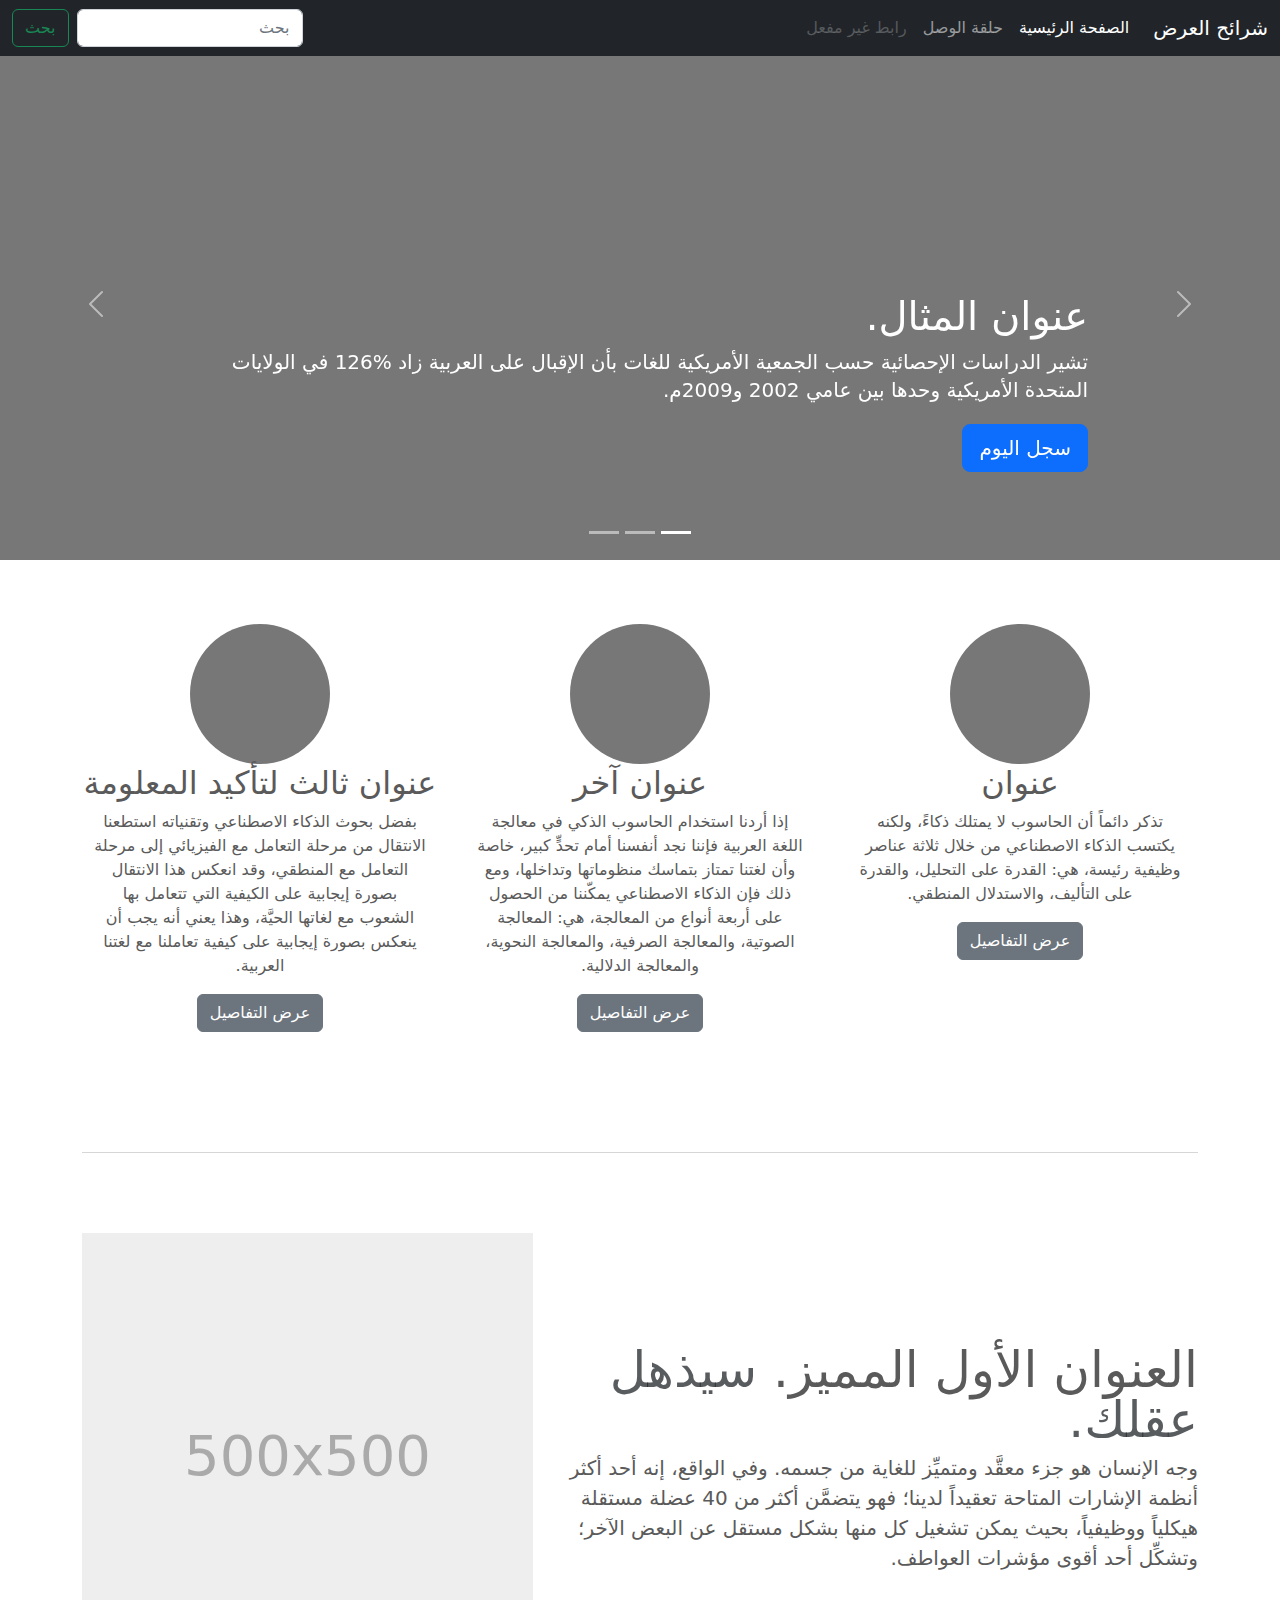
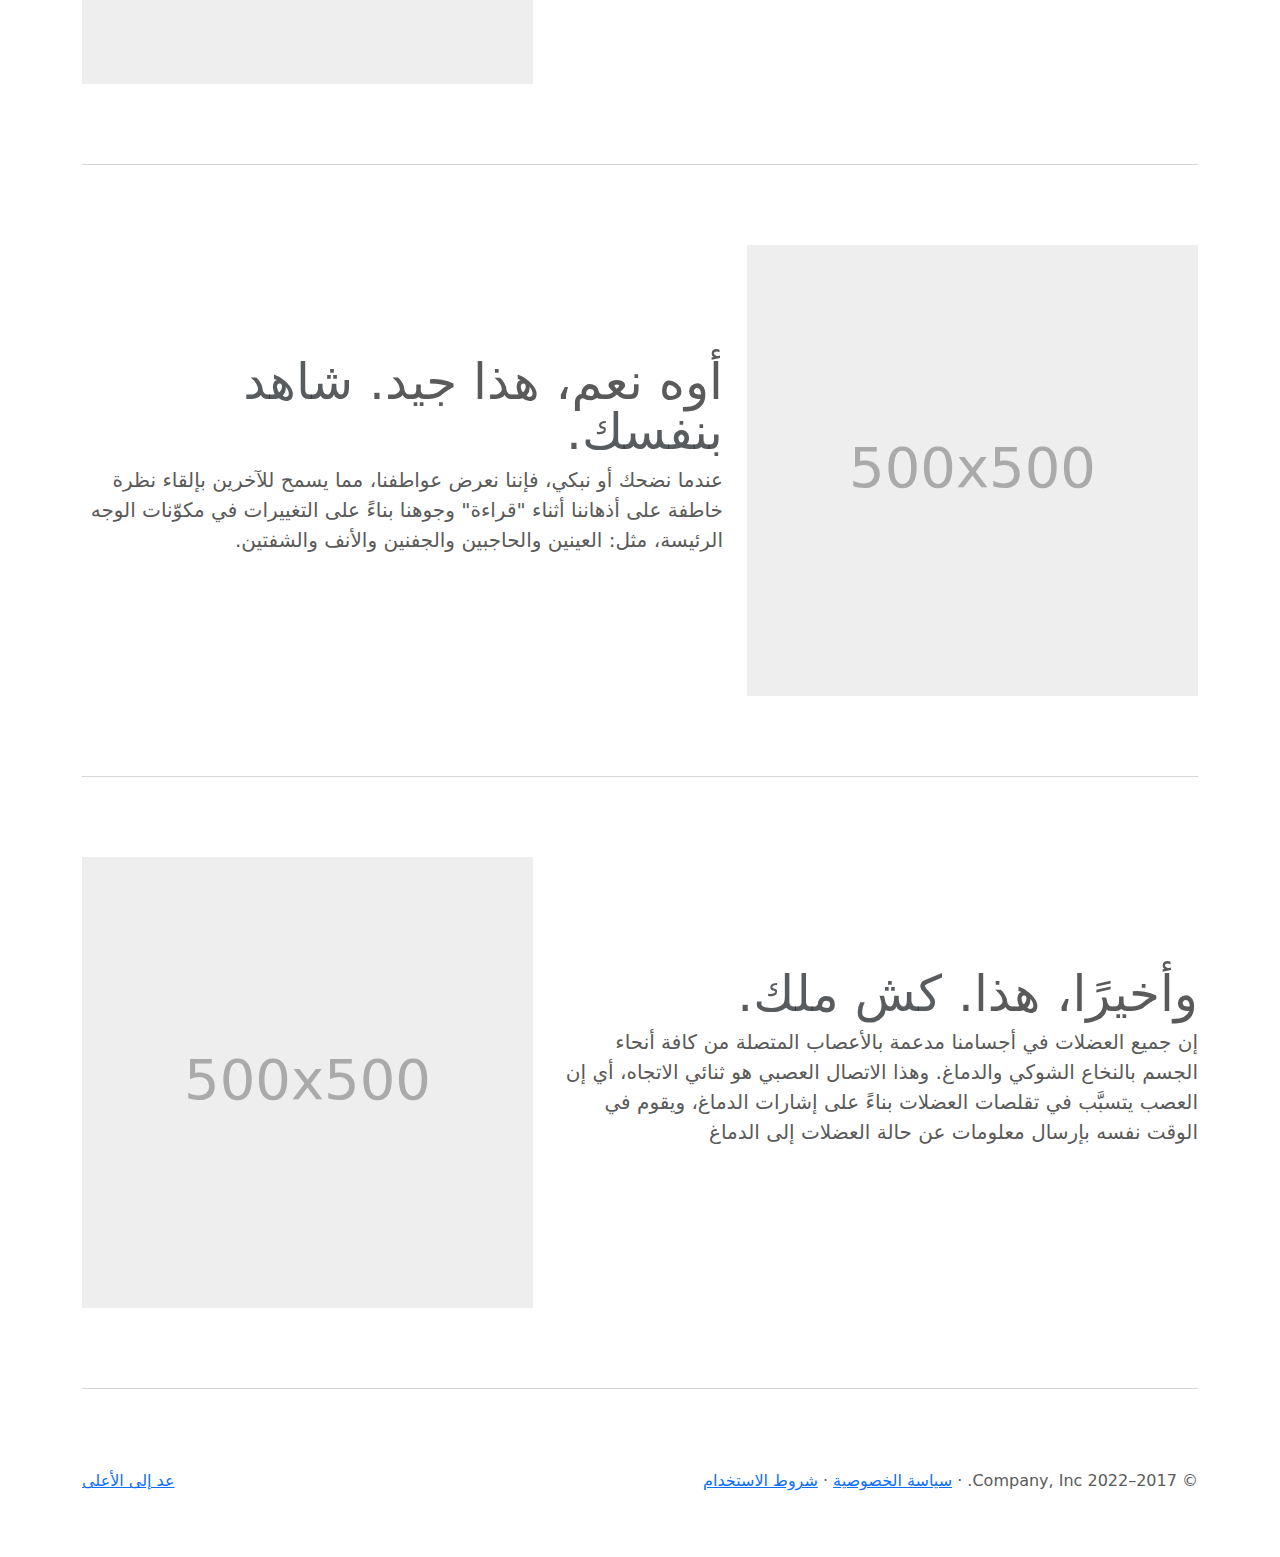
<file: bootstrap-5.2.0-beta1-examples/carousel-rtl/index.html>
<!doctype html>
<html lang="ar" dir="rtl">
  <head>
    <meta charset="utf-8">
    <meta name="viewport" content="width=device-width, initial-scale=1">
    <meta name="description" content="">
    <meta name="author" content="Mark Otto, Jacob Thornton, and Bootstrap contributors">
    <meta name="generator" content="Hugo 0.98.0">
    <title>قالب  شرائح العرض · Bootstrap v5.2</title>

    <link rel="canonical" href="https://getbootstrap.com/docs/5.2/examples/carousel-rtl/">

    

    

<link href="../assets/dist/css/bootstrap.rtl.min.css" rel="stylesheet">

    <style>
      .bd-placeholder-img {
        font-size: 1.125rem;
        text-anchor: middle;
        -webkit-user-select: none;
        -moz-user-select: none;
        user-select: none;
      }

      @media (min-width: 768px) {
        .bd-placeholder-img-lg {
          font-size: 3.5rem;
        }
      }

      .b-example-divider {
        height: 3rem;
        background-color: rgba(0, 0, 0, .1);
        border: solid rgba(0, 0, 0, .15);
        border-width: 1px 0;
        box-shadow: inset 0 .5em 1.5em rgba(0, 0, 0, .1), inset 0 .125em .5em rgba(0, 0, 0, .15);
      }

      .b-example-vr {
        flex-shrink: 0;
        width: 1.5rem;
        height: 100vh;
      }

      .bi {
        vertical-align: -.125em;
        fill: currentColor;
      }

      .nav-scroller {
        position: relative;
        z-index: 2;
        height: 2.75rem;
        overflow-y: hidden;
      }

      .nav-scroller .nav {
        display: flex;
        flex-wrap: nowrap;
        padding-bottom: 1rem;
        margin-top: -1px;
        overflow-x: auto;
        text-align: center;
        white-space: nowrap;
        -webkit-overflow-scrolling: touch;
      }
    </style>

    
    <!-- Custom styles for this template -->
    <link href="../carousel/carousel.rtl.css" rel="stylesheet">
  </head>
  <body>
    
<header>
  <nav class="navbar navbar-expand-md navbar-dark fixed-top bg-dark">
    <div class="container-fluid">
      <a class="navbar-brand" href="#">شرائح العرض</a>
      <button class="navbar-toggler" type="button" data-bs-toggle="collapse" data-bs-target="#navbarCollapse" aria-controls="navbarCollapse" aria-expanded="false" aria-label="تبديل التنقل">
        <span class="navbar-toggler-icon"></span>
      </button>
      <div class="collapse navbar-collapse" id="navbarCollapse">
        <ul class="navbar-nav me-auto mb-2 mb-md-0">
          <li class="nav-item">
            <a class="nav-link active" aria-current="page" href="#">الصفحة الرئيسية</a>
          </li>
          <li class="nav-item">
            <a class="nav-link" href="#">حلقة الوصل</a>
          </li>
          <li class="nav-item">
            <a class="nav-link disabled">رابط غير مفعل</a>
          </li>
        </ul>
        <form class="d-flex" role="search">
          <input class="form-control me-2" type="search" placeholder="بحث" aria-label="بحث">
          <button class="btn btn-outline-success" type="submit">بحث</button>
        </form>
      </div>
    </div>
  </nav>
</header>

<main>

  <div id="myCarousel" class="carousel slide" data-bs-ride="carousel">
    <div class="carousel-indicators">
      <button type="button" data-bs-target="#myCarousel" data-bs-slide-to="0" class="active" aria-current="true" aria-label="Slide 1"></button>
      <button type="button" data-bs-target="#myCarousel" data-bs-slide-to="1" aria-label="Slide 2"></button>
      <button type="button" data-bs-target="#myCarousel" data-bs-slide-to="2" aria-label="Slide 3"></button>
    </div>
    <div class="carousel-inner">
      <div class="carousel-item active">
        <svg class="bd-placeholder-img" width="100%" height="100%" xmlns="http://www.w3.org/2000/svg" aria-hidden="true" preserveAspectRatio="xMidYMid slice" focusable="false"><rect width="100%" height="100%" fill="#777"/></svg>

        <div class="container">
          <div class="carousel-caption text-start">
            <h1>عنوان المثال.</h1>
            <p>تشير الدراسات الإحصائية حسب الجمعية الأمريكية للغات بأن الإقبال على العربية زاد %126 في الولايات المتحدة الأمريكية وحدها بين عامي 2002 و2009م.</p>
            <p><a class="btn btn-lg btn-primary" href="#">سجل اليوم</a></p>
          </div>
        </div>
      </div>
      <div class="carousel-item">
        <svg class="bd-placeholder-img" width="100%" height="100%" xmlns="http://www.w3.org/2000/svg" aria-hidden="true" preserveAspectRatio="xMidYMid slice" focusable="false"><rect width="100%" height="100%" fill="#777"/></svg>

        <div class="container">
          <div class="carousel-caption">
            <h1>عنوان مثال آخر.</h1>
            <p>حسب المجلس الثقافي البريطاني فإن تعليم الإنجليزية داخل بريطانيا يسهم في تعزيز اقتصادها بما يتجاوز ملياري جنيه سنوياً، كما أنه وفر أكثر من 26 ألف وظيفة.</p>
            <p><a class="btn btn-lg btn-primary" href="#">أعرف أكثر</a></p>
          </div>
        </div>
      </div>
      <div class="carousel-item">
        <svg class="bd-placeholder-img" width="100%" height="100%" xmlns="http://www.w3.org/2000/svg" aria-hidden="true" preserveAspectRatio="xMidYMid slice" focusable="false"><rect width="100%" height="100%" fill="#777"/></svg>

        <div class="container">
          <div class="carousel-caption text-end">
            <h1>واحد أكثر لقياس جيد.</h1>
            <p>الإحصاءات لحجم الاستثمار اللغوي خارج بريطانيا تتفاوت من سنة لأخرى إلا أن المدير التنفيذي للمجلس الثقافي البريطاني إدي بايرز يرى أن استثمار تعليم الإنجليزية في الخارج لا يحسب على المستوى المالي فحسب بل على المستوى السياسي أيضاً.</p>
            <p><a class="btn btn-lg btn-primary" href="#">تصفح المعرض</a></p>
          </div>
        </div>
      </div>
    </div>
    <button class="carousel-control-prev" type="button" data-bs-target="#myCarousel" data-bs-slide="prev">
      <span class="carousel-control-prev-icon" aria-hidden="true"></span>
      <span class="visually-hidden">السابق</span>
    </button>
    <button class="carousel-control-next" type="button" data-bs-target="#myCarousel" data-bs-slide="next">
      <span class="carousel-control-next-icon" aria-hidden="true"></span>
      <span class="visually-hidden">التالي</span>
    </button>
  </div>


  <!-- Marketing messaging and featurettes
  ================================================== -->
  <!-- Wrap the rest of the page in another container to center all the content. -->

  <div class="container marketing">

    <!-- Three columns of text below the carousel -->
    <div class="row">
      <div class="col-lg-4">
        <svg class="bd-placeholder-img rounded-circle" width="140" height="140" xmlns="http://www.w3.org/2000/svg" role="img" aria-label="Placeholder: 140x140" preserveAspectRatio="xMidYMid slice" focusable="false"><title>Placeholder</title><rect width="100%" height="100%" fill="#777"/><text x="50%" y="50%" fill="#777" dy=".3em">140x140</text></svg>

        <h2 class="fw-normal">عنوان</h2>
        <p>تذكر دائماً أن الحاسوب لا يمتلك ذكاءً، ولكنه يكتسب الذكاء الاصطناعي من خلال ثلاثة عناصر وظيفية رئيسة، هي: القدرة على التحليل، والقدرة على التأليف، والاستدلال المنطقي.</p>
        <p><a class="btn btn-secondary" href="#">عرض التفاصيل</a></p>
      </div><!-- /.col-lg-4 -->
      <div class="col-lg-4">
        <svg class="bd-placeholder-img rounded-circle" width="140" height="140" xmlns="http://www.w3.org/2000/svg" role="img" aria-label="Placeholder: 140x140" preserveAspectRatio="xMidYMid slice" focusable="false"><title>Placeholder</title><rect width="100%" height="100%" fill="#777"/><text x="50%" y="50%" fill="#777" dy=".3em">140x140</text></svg>

        <h2 class="fw-normal">عنوان آخر</h2>
        <p>إذا أردنا استخدام الحاسوب الذكي في معالجة اللغة العربية فإننا نجد أنفسنا أمام تحدٍّ كبير، خاصة وأن لغتنا تمتاز بتماسك منظوماتها وتداخلها، ومع ذلك فإن الذكاء الاصطناعي يمكّننا من الحصول على أربعة أنواع من المعالجة، هي: المعالجة الصوتية، والمعالجة الصرفية، والمعالجة النحوية، والمعالجة الدلالية.</p>
        <p><a class="btn btn-secondary" href="#">عرض التفاصيل</a></p>
      </div><!-- /.col-lg-4 -->
      <div class="col-lg-4">
        <svg class="bd-placeholder-img rounded-circle" width="140" height="140" xmlns="http://www.w3.org/2000/svg" role="img" aria-label="Placeholder: 140x140" preserveAspectRatio="xMidYMid slice" focusable="false"><title>Placeholder</title><rect width="100%" height="100%" fill="#777"/><text x="50%" y="50%" fill="#777" dy=".3em">140x140</text></svg>

        <h2 class="fw-normal">عنوان ثالث لتأكيد المعلومة</h2>
        <p>بفضل بحوث الذكاء الاصطناعي وتقنياته استطعنا الانتقال من مرحلة التعامل مع الفيزيائي إلى مرحلة التعامل مع المنطقي، وقد انعكس هذا الانتقال بصورة إيجابية على الكيفية التي تتعامل بها الشعوب مع لغاتها الحيَّة، وهذا يعني أنه يجب أن ينعكس بصورة إيجابية على كيفية تعاملنا مع لغتنا العربية.</p>
        <p><a class="btn btn-secondary" href="#">عرض التفاصيل</a></p>
      </div><!-- /.col-lg-4 -->
    </div><!-- /.row -->


    <!-- START THE FEATURETTES -->

    <hr class="featurette-divider">

    <div class="row featurette">
      <div class="col-md-7">
        <h2 class="featurette-heading fw-normal lh-1">العنوان الأول المميز. <span class="text-muted"> سيذهل عقلك. </span></h2>
        <p class="lead">وجه الإنسان هو جزء معقَّد ومتميِّز للغاية من جسمه. وفي الواقع، إنه أحد أكثر أنظمة الإشارات المتاحة تعقيداً لدينا؛ فهو يتضمَّن أكثر من 40 عضلة مستقلة هيكلياً ووظيفياً، بحيث يمكن تشغيل كل منها بشكل مستقل عن البعض الآخر؛ وتشكِّل أحد أقوى مؤشرات العواطف.</p>
      </div>
      <div class="col-md-5">
        <svg class="bd-placeholder-img bd-placeholder-img-lg featurette-image img-fluid mx-auto" width="500" height="500" xmlns="http://www.w3.org/2000/svg" role="img" aria-label="Placeholder: 500x500" preserveAspectRatio="xMidYMid slice" focusable="false"><title>Placeholder</title><rect width="100%" height="100%" fill="#eee"/><text x="50%" y="50%" fill="#aaa" dy=".3em">500x500</text></svg>

      </div>
    </div>

    <hr class="featurette-divider">

    <div class="row featurette">
      <div class="col-md-7 order-md-2">
        <h2 class="featurette-heading fw-normal lh-1">أوه نعم، هذا جيد. <span class="text-muted"> شاهد بنفسك. </span></h2>
        <p class="lead">عندما نضحك أو نبكي، فإننا نعرض عواطفنا، مما يسمح للآخرين بإلقاء نظرة خاطفة على أذهاننا أثناء "قراءة" وجوهنا بناءً على التغييرات في مكوّنات الوجه الرئيسة، مثل: العينين والحاجبين والجفنين والأنف والشفتين.</p>
      </div>
      <div class="col-md-5 order-md-1">
        <svg class="bd-placeholder-img bd-placeholder-img-lg featurette-image img-fluid mx-auto" width="500" height="500" xmlns="http://www.w3.org/2000/svg" role="img" aria-label="Placeholder: 500x500" preserveAspectRatio="xMidYMid slice" focusable="false"><title>Placeholder</title><rect width="100%" height="100%" fill="#eee"/><text x="50%" y="50%" fill="#aaa" dy=".3em">500x500</text></svg>

      </div>
    </div>

    <hr class="featurette-divider">

    <div class="row featurette">
      <div class="col-md-7">
        <h2 class="featurette-heading fw-normal lh-1">وأخيرًا، هذا. <span class="text-muted"> كش ملك. </span></h2>
        <p class="lead">إن جميع العضلات في أجسامنا مدعمة بالأعصاب المتصلة من كافة أنحاء الجسم بالنخاع الشوكي والدماغ. وهذا الاتصال العصبي هو ثنائي الاتجاه، أي إن العصب يتسبَّب في تقلصات العضلات بناءً على إشارات الدماغ، ويقوم في الوقت نفسه بإرسال معلومات عن حالة العضلات إلى الدماغ</p>
      </div>
      <div class="col-md-5">
        <svg class="bd-placeholder-img bd-placeholder-img-lg featurette-image img-fluid mx-auto" width="500" height="500" xmlns="http://www.w3.org/2000/svg" role="img" aria-label="Placeholder: 500x500" preserveAspectRatio="xMidYMid slice" focusable="false"><title>Placeholder</title><rect width="100%" height="100%" fill="#eee"/><text x="50%" y="50%" fill="#aaa" dy=".3em">500x500</text></svg>

      </div>
    </div>

    <hr class="featurette-divider">

    <!-- /END THE FEATURETTES -->

  </div><!-- /.container -->


  <!-- FOOTER -->
  <footer class="container">
    <p class="float-end"><a href="#">عد إلى الأعلى</a></p>
    <p>&copy; 2017–2022 Company, Inc. &middot; <a href="#">سياسة الخصوصية</a> &middot; <a href="#">شروط الاستخدام</a></p>
  </footer>
</main>


    <script src="../assets/dist/js/bootstrap.bundle.min.js"></script>

      
  </body>
</html>
</file>
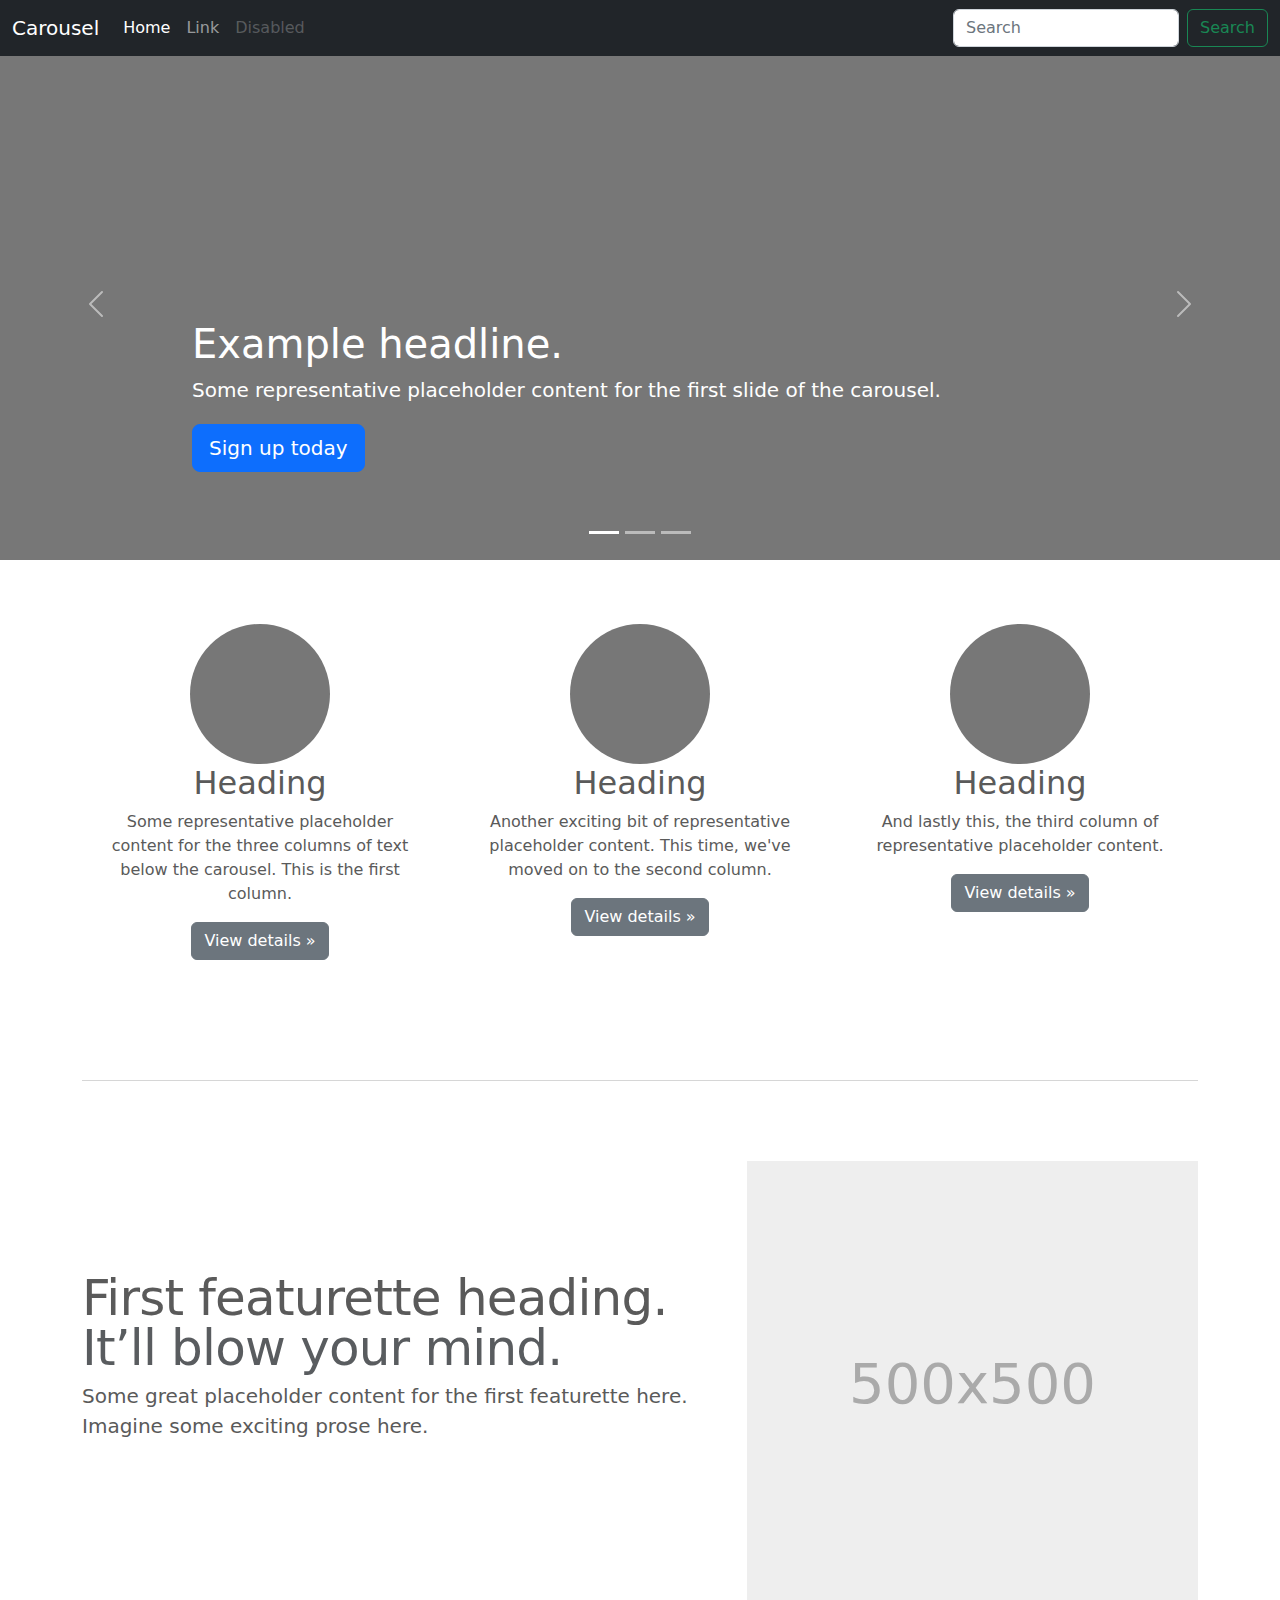
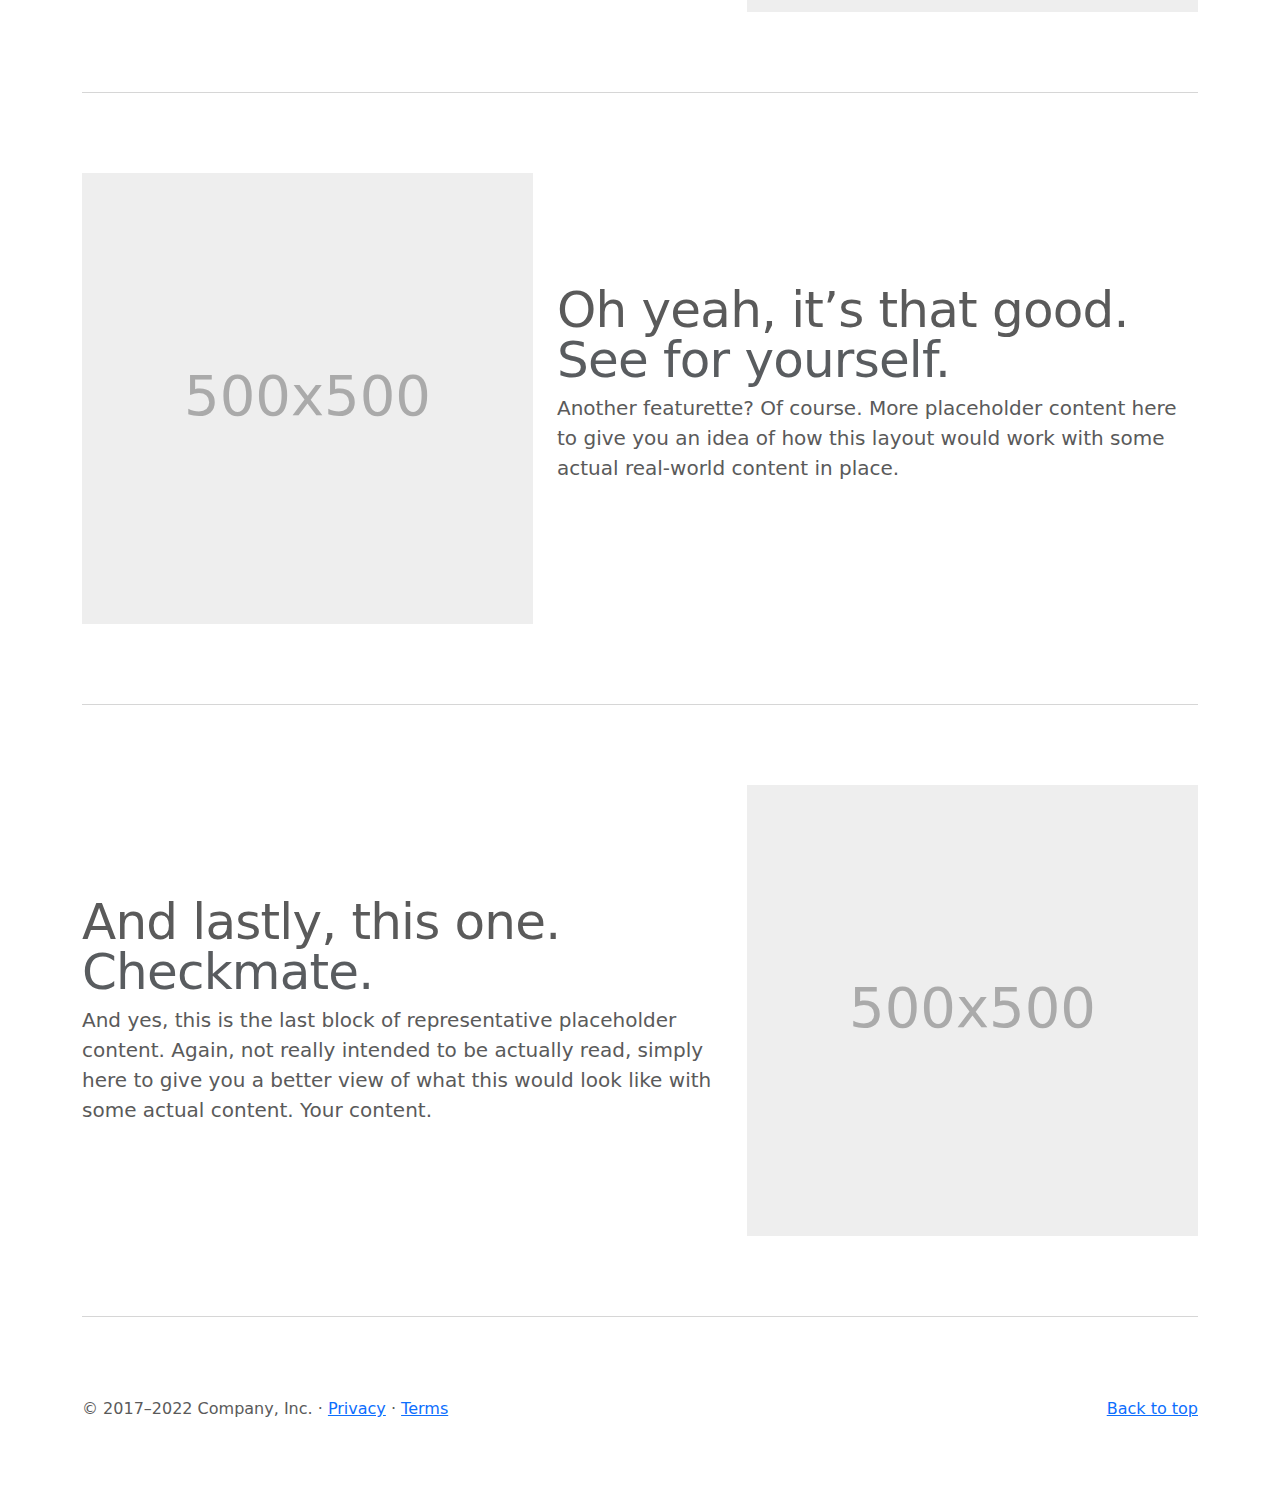
<file: bootstrap-5.2.0-beta1-examples/carousel/index.html>
<!doctype html>
<html lang="en">
  <head>
    <meta charset="utf-8">
    <meta name="viewport" content="width=device-width, initial-scale=1">
    <meta name="description" content="">
    <meta name="author" content="Mark Otto, Jacob Thornton, and Bootstrap contributors">
    <meta name="generator" content="Hugo 0.98.0">
    <title>Carousel Template · Bootstrap v5.2</title>

    <link rel="canonical" href="https://getbootstrap.com/docs/5.2/examples/carousel/">

    

    

<link href="../assets/dist/css/bootstrap.min.css" rel="stylesheet">

    <style>
      .bd-placeholder-img {
        font-size: 1.125rem;
        text-anchor: middle;
        -webkit-user-select: none;
        -moz-user-select: none;
        user-select: none;
      }

      @media (min-width: 768px) {
        .bd-placeholder-img-lg {
          font-size: 3.5rem;
        }
      }

      .b-example-divider {
        height: 3rem;
        background-color: rgba(0, 0, 0, .1);
        border: solid rgba(0, 0, 0, .15);
        border-width: 1px 0;
        box-shadow: inset 0 .5em 1.5em rgba(0, 0, 0, .1), inset 0 .125em .5em rgba(0, 0, 0, .15);
      }

      .b-example-vr {
        flex-shrink: 0;
        width: 1.5rem;
        height: 100vh;
      }

      .bi {
        vertical-align: -.125em;
        fill: currentColor;
      }

      .nav-scroller {
        position: relative;
        z-index: 2;
        height: 2.75rem;
        overflow-y: hidden;
      }

      .nav-scroller .nav {
        display: flex;
        flex-wrap: nowrap;
        padding-bottom: 1rem;
        margin-top: -1px;
        overflow-x: auto;
        text-align: center;
        white-space: nowrap;
        -webkit-overflow-scrolling: touch;
      }
    </style>

    
    <!-- Custom styles for this template -->
    <link href="carousel.css" rel="stylesheet">
  </head>
  <body>
    
<header>
  <nav class="navbar navbar-expand-md navbar-dark fixed-top bg-dark">
    <div class="container-fluid">
      <a class="navbar-brand" href="#">Carousel</a>
      <button class="navbar-toggler" type="button" data-bs-toggle="collapse" data-bs-target="#navbarCollapse" aria-controls="navbarCollapse" aria-expanded="false" aria-label="Toggle navigation">
        <span class="navbar-toggler-icon"></span>
      </button>
      <div class="collapse navbar-collapse" id="navbarCollapse">
        <ul class="navbar-nav me-auto mb-2 mb-md-0">
          <li class="nav-item">
            <a class="nav-link active" aria-current="page" href="#">Home</a>
          </li>
          <li class="nav-item">
            <a class="nav-link" href="#">Link</a>
          </li>
          <li class="nav-item">
            <a class="nav-link disabled">Disabled</a>
          </li>
        </ul>
        <form class="d-flex" role="search">
          <input class="form-control me-2" type="search" placeholder="Search" aria-label="Search">
          <button class="btn btn-outline-success" type="submit">Search</button>
        </form>
      </div>
    </div>
  </nav>
</header>

<main>

  <div id="myCarousel" class="carousel slide" data-bs-ride="carousel">
    <div class="carousel-indicators">
      <button type="button" data-bs-target="#myCarousel" data-bs-slide-to="0" class="active" aria-current="true" aria-label="Slide 1"></button>
      <button type="button" data-bs-target="#myCarousel" data-bs-slide-to="1" aria-label="Slide 2"></button>
      <button type="button" data-bs-target="#myCarousel" data-bs-slide-to="2" aria-label="Slide 3"></button>
    </div>
    <div class="carousel-inner">
      <div class="carousel-item active">
        <svg class="bd-placeholder-img" width="100%" height="100%" xmlns="http://www.w3.org/2000/svg" aria-hidden="true" preserveAspectRatio="xMidYMid slice" focusable="false"><rect width="100%" height="100%" fill="#777"/></svg>

        <div class="container">
          <div class="carousel-caption text-start">
            <h1>Example headline.</h1>
            <p>Some representative placeholder content for the first slide of the carousel.</p>
            <p><a class="btn btn-lg btn-primary" href="#">Sign up today</a></p>
          </div>
        </div>
      </div>
      <div class="carousel-item">
        <svg class="bd-placeholder-img" width="100%" height="100%" xmlns="http://www.w3.org/2000/svg" aria-hidden="true" preserveAspectRatio="xMidYMid slice" focusable="false"><rect width="100%" height="100%" fill="#777"/></svg>

        <div class="container">
          <div class="carousel-caption">
            <h1>Another example headline.</h1>
            <p>Some representative placeholder content for the second slide of the carousel.</p>
            <p><a class="btn btn-lg btn-primary" href="#">Learn more</a></p>
          </div>
        </div>
      </div>
      <div class="carousel-item">
        <svg class="bd-placeholder-img" width="100%" height="100%" xmlns="http://www.w3.org/2000/svg" aria-hidden="true" preserveAspectRatio="xMidYMid slice" focusable="false"><rect width="100%" height="100%" fill="#777"/></svg>

        <div class="container">
          <div class="carousel-caption text-end">
            <h1>One more for good measure.</h1>
            <p>Some representative placeholder content for the third slide of this carousel.</p>
            <p><a class="btn btn-lg btn-primary" href="#">Browse gallery</a></p>
          </div>
        </div>
      </div>
    </div>
    <button class="carousel-control-prev" type="button" data-bs-target="#myCarousel" data-bs-slide="prev">
      <span class="carousel-control-prev-icon" aria-hidden="true"></span>
      <span class="visually-hidden">Previous</span>
    </button>
    <button class="carousel-control-next" type="button" data-bs-target="#myCarousel" data-bs-slide="next">
      <span class="carousel-control-next-icon" aria-hidden="true"></span>
      <span class="visually-hidden">Next</span>
    </button>
  </div>


  <!-- Marketing messaging and featurettes
  ================================================== -->
  <!-- Wrap the rest of the page in another container to center all the content. -->

  <div class="container marketing">

    <!-- Three columns of text below the carousel -->
    <div class="row">
      <div class="col-lg-4">
        <svg class="bd-placeholder-img rounded-circle" width="140" height="140" xmlns="http://www.w3.org/2000/svg" role="img" aria-label="Placeholder: 140x140" preserveAspectRatio="xMidYMid slice" focusable="false"><title>Placeholder</title><rect width="100%" height="100%" fill="#777"/><text x="50%" y="50%" fill="#777" dy=".3em">140x140</text></svg>

        <h2 class="fw-normal">Heading</h2>
        <p>Some representative placeholder content for the three columns of text below the carousel. This is the first column.</p>
        <p><a class="btn btn-secondary" href="#">View details &raquo;</a></p>
      </div><!-- /.col-lg-4 -->
      <div class="col-lg-4">
        <svg class="bd-placeholder-img rounded-circle" width="140" height="140" xmlns="http://www.w3.org/2000/svg" role="img" aria-label="Placeholder: 140x140" preserveAspectRatio="xMidYMid slice" focusable="false"><title>Placeholder</title><rect width="100%" height="100%" fill="#777"/><text x="50%" y="50%" fill="#777" dy=".3em">140x140</text></svg>

        <h2 class="fw-normal">Heading</h2>
        <p>Another exciting bit of representative placeholder content. This time, we've moved on to the second column.</p>
        <p><a class="btn btn-secondary" href="#">View details &raquo;</a></p>
      </div><!-- /.col-lg-4 -->
      <div class="col-lg-4">
        <svg class="bd-placeholder-img rounded-circle" width="140" height="140" xmlns="http://www.w3.org/2000/svg" role="img" aria-label="Placeholder: 140x140" preserveAspectRatio="xMidYMid slice" focusable="false"><title>Placeholder</title><rect width="100%" height="100%" fill="#777"/><text x="50%" y="50%" fill="#777" dy=".3em">140x140</text></svg>

        <h2 class="fw-normal">Heading</h2>
        <p>And lastly this, the third column of representative placeholder content.</p>
        <p><a class="btn btn-secondary" href="#">View details &raquo;</a></p>
      </div><!-- /.col-lg-4 -->
    </div><!-- /.row -->


    <!-- START THE FEATURETTES -->

    <hr class="featurette-divider">

    <div class="row featurette">
      <div class="col-md-7">
        <h2 class="featurette-heading fw-normal lh-1">First featurette heading. <span class="text-muted">It’ll blow your mind.</span></h2>
        <p class="lead">Some great placeholder content for the first featurette here. Imagine some exciting prose here.</p>
      </div>
      <div class="col-md-5">
        <svg class="bd-placeholder-img bd-placeholder-img-lg featurette-image img-fluid mx-auto" width="500" height="500" xmlns="http://www.w3.org/2000/svg" role="img" aria-label="Placeholder: 500x500" preserveAspectRatio="xMidYMid slice" focusable="false"><title>Placeholder</title><rect width="100%" height="100%" fill="#eee"/><text x="50%" y="50%" fill="#aaa" dy=".3em">500x500</text></svg>

      </div>
    </div>

    <hr class="featurette-divider">

    <div class="row featurette">
      <div class="col-md-7 order-md-2">
        <h2 class="featurette-heading fw-normal lh-1">Oh yeah, it’s that good. <span class="text-muted">See for yourself.</span></h2>
        <p class="lead">Another featurette? Of course. More placeholder content here to give you an idea of how this layout would work with some actual real-world content in place.</p>
      </div>
      <div class="col-md-5 order-md-1">
        <svg class="bd-placeholder-img bd-placeholder-img-lg featurette-image img-fluid mx-auto" width="500" height="500" xmlns="http://www.w3.org/2000/svg" role="img" aria-label="Placeholder: 500x500" preserveAspectRatio="xMidYMid slice" focusable="false"><title>Placeholder</title><rect width="100%" height="100%" fill="#eee"/><text x="50%" y="50%" fill="#aaa" dy=".3em">500x500</text></svg>

      </div>
    </div>

    <hr class="featurette-divider">

    <div class="row featurette">
      <div class="col-md-7">
        <h2 class="featurette-heading fw-normal lh-1">And lastly, this one. <span class="text-muted">Checkmate.</span></h2>
        <p class="lead">And yes, this is the last block of representative placeholder content. Again, not really intended to be actually read, simply here to give you a better view of what this would look like with some actual content. Your content.</p>
      </div>
      <div class="col-md-5">
        <svg class="bd-placeholder-img bd-placeholder-img-lg featurette-image img-fluid mx-auto" width="500" height="500" xmlns="http://www.w3.org/2000/svg" role="img" aria-label="Placeholder: 500x500" preserveAspectRatio="xMidYMid slice" focusable="false"><title>Placeholder</title><rect width="100%" height="100%" fill="#eee"/><text x="50%" y="50%" fill="#aaa" dy=".3em">500x500</text></svg>

      </div>
    </div>

    <hr class="featurette-divider">

    <!-- /END THE FEATURETTES -->

  </div><!-- /.container -->


  <!-- FOOTER -->
  <footer class="container">
    <p class="float-end"><a href="#">Back to top</a></p>
    <p>&copy; 2017–2022 Company, Inc. &middot; <a href="#">Privacy</a> &middot; <a href="#">Terms</a></p>
  </footer>
</main>


    <script src="../assets/dist/js/bootstrap.bundle.min.js"></script>

      
  </body>
</html>
</file>
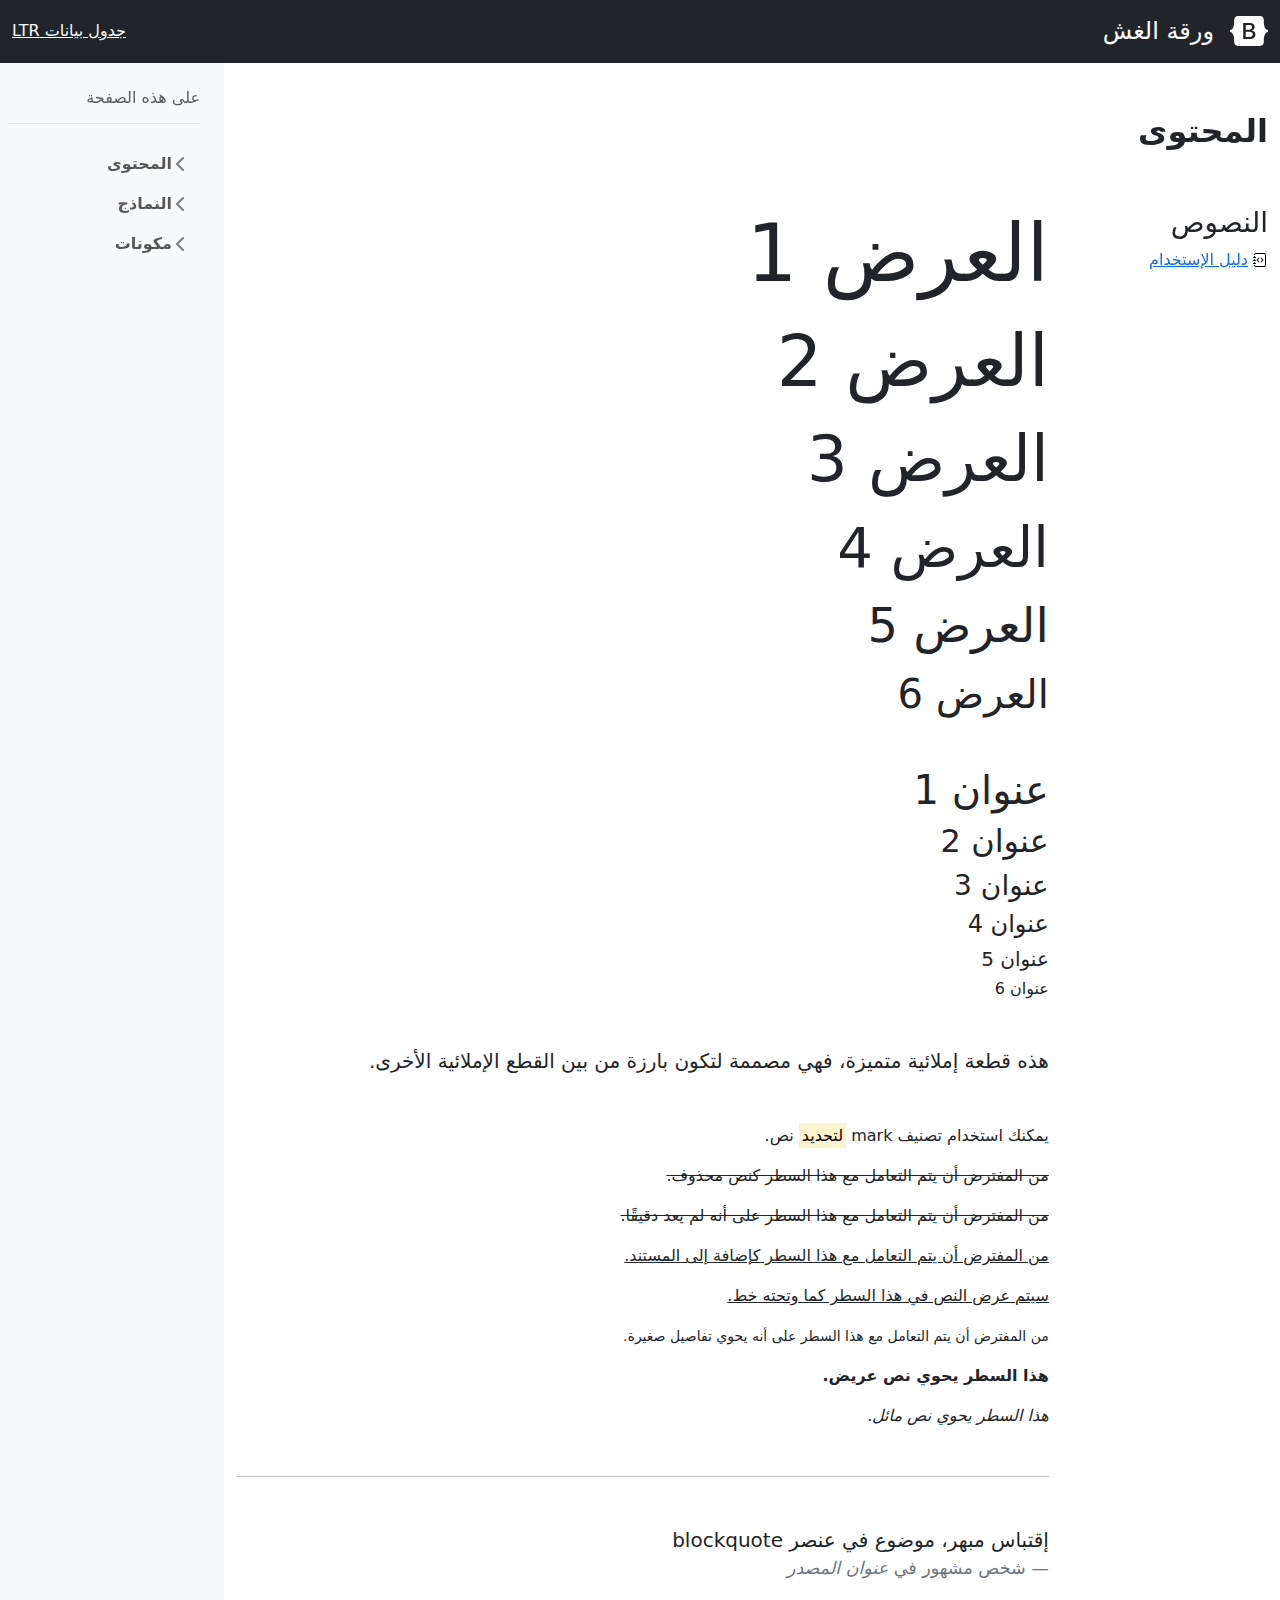
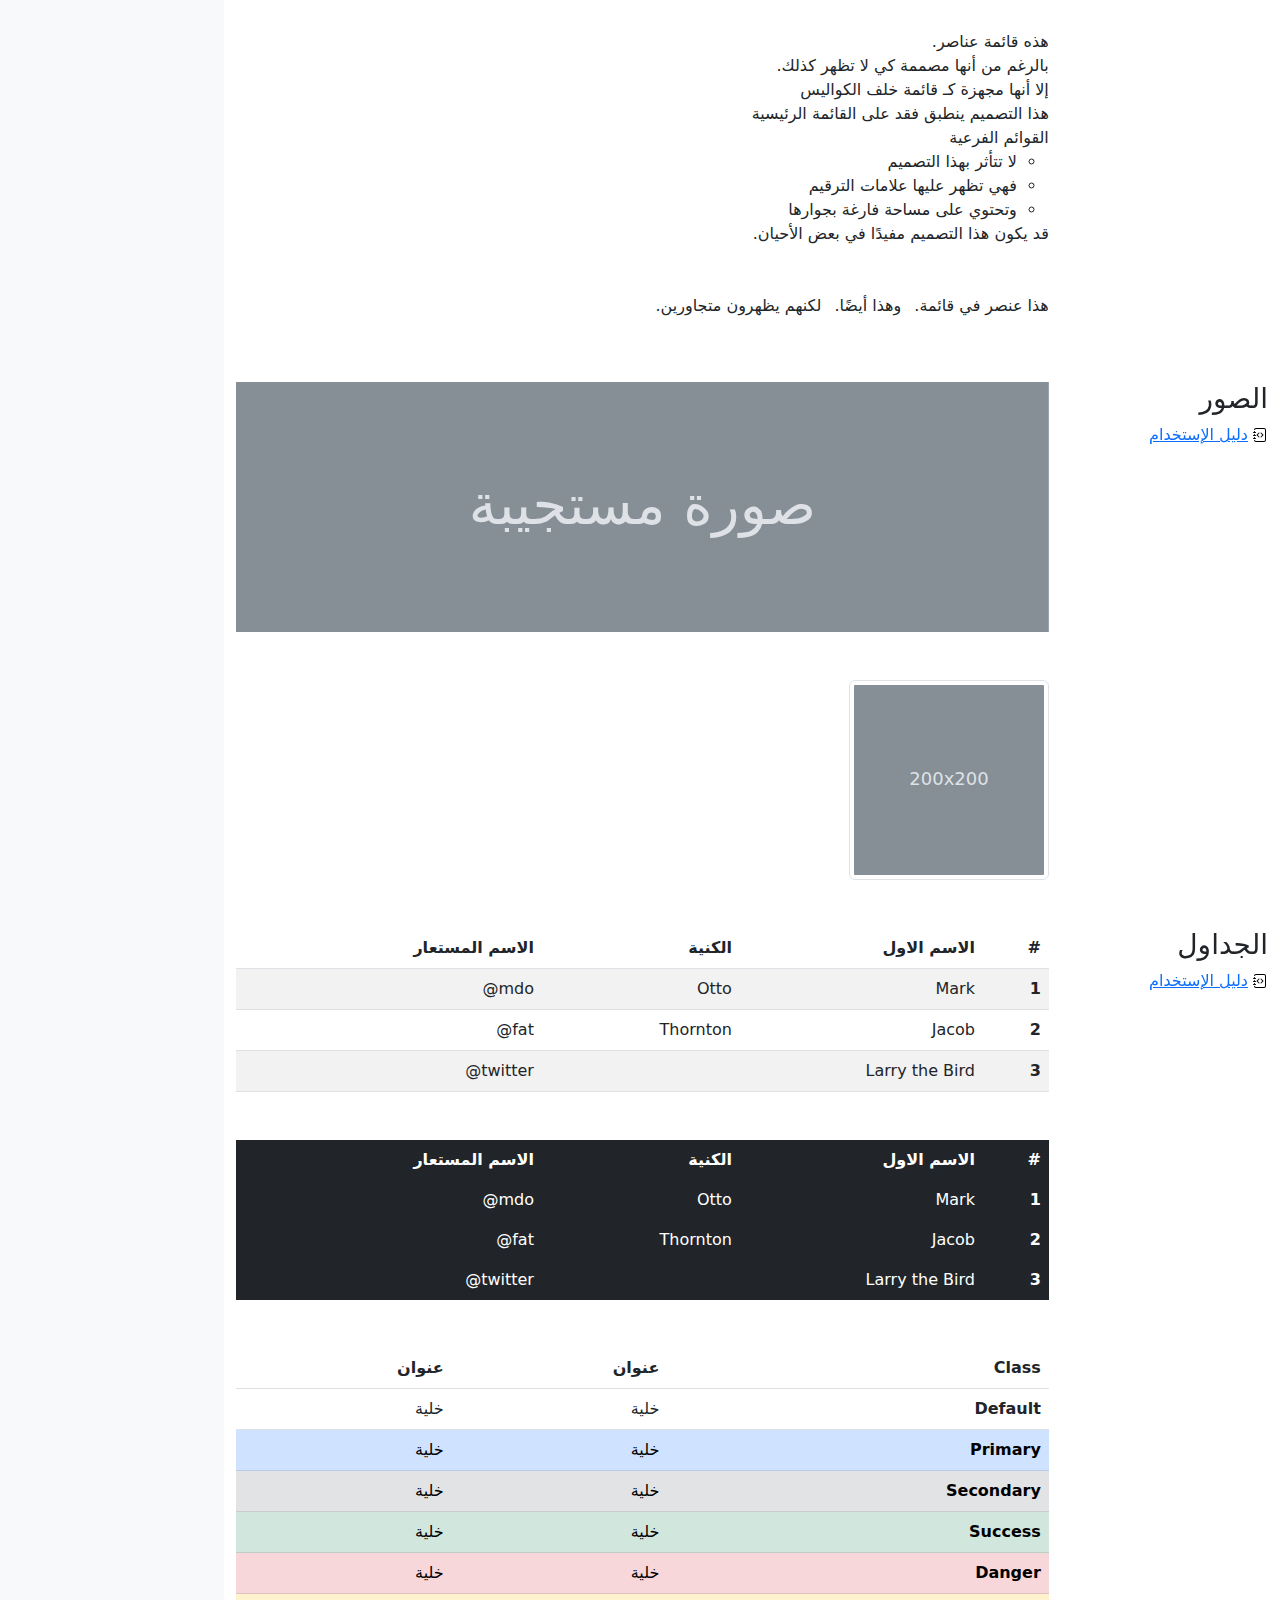
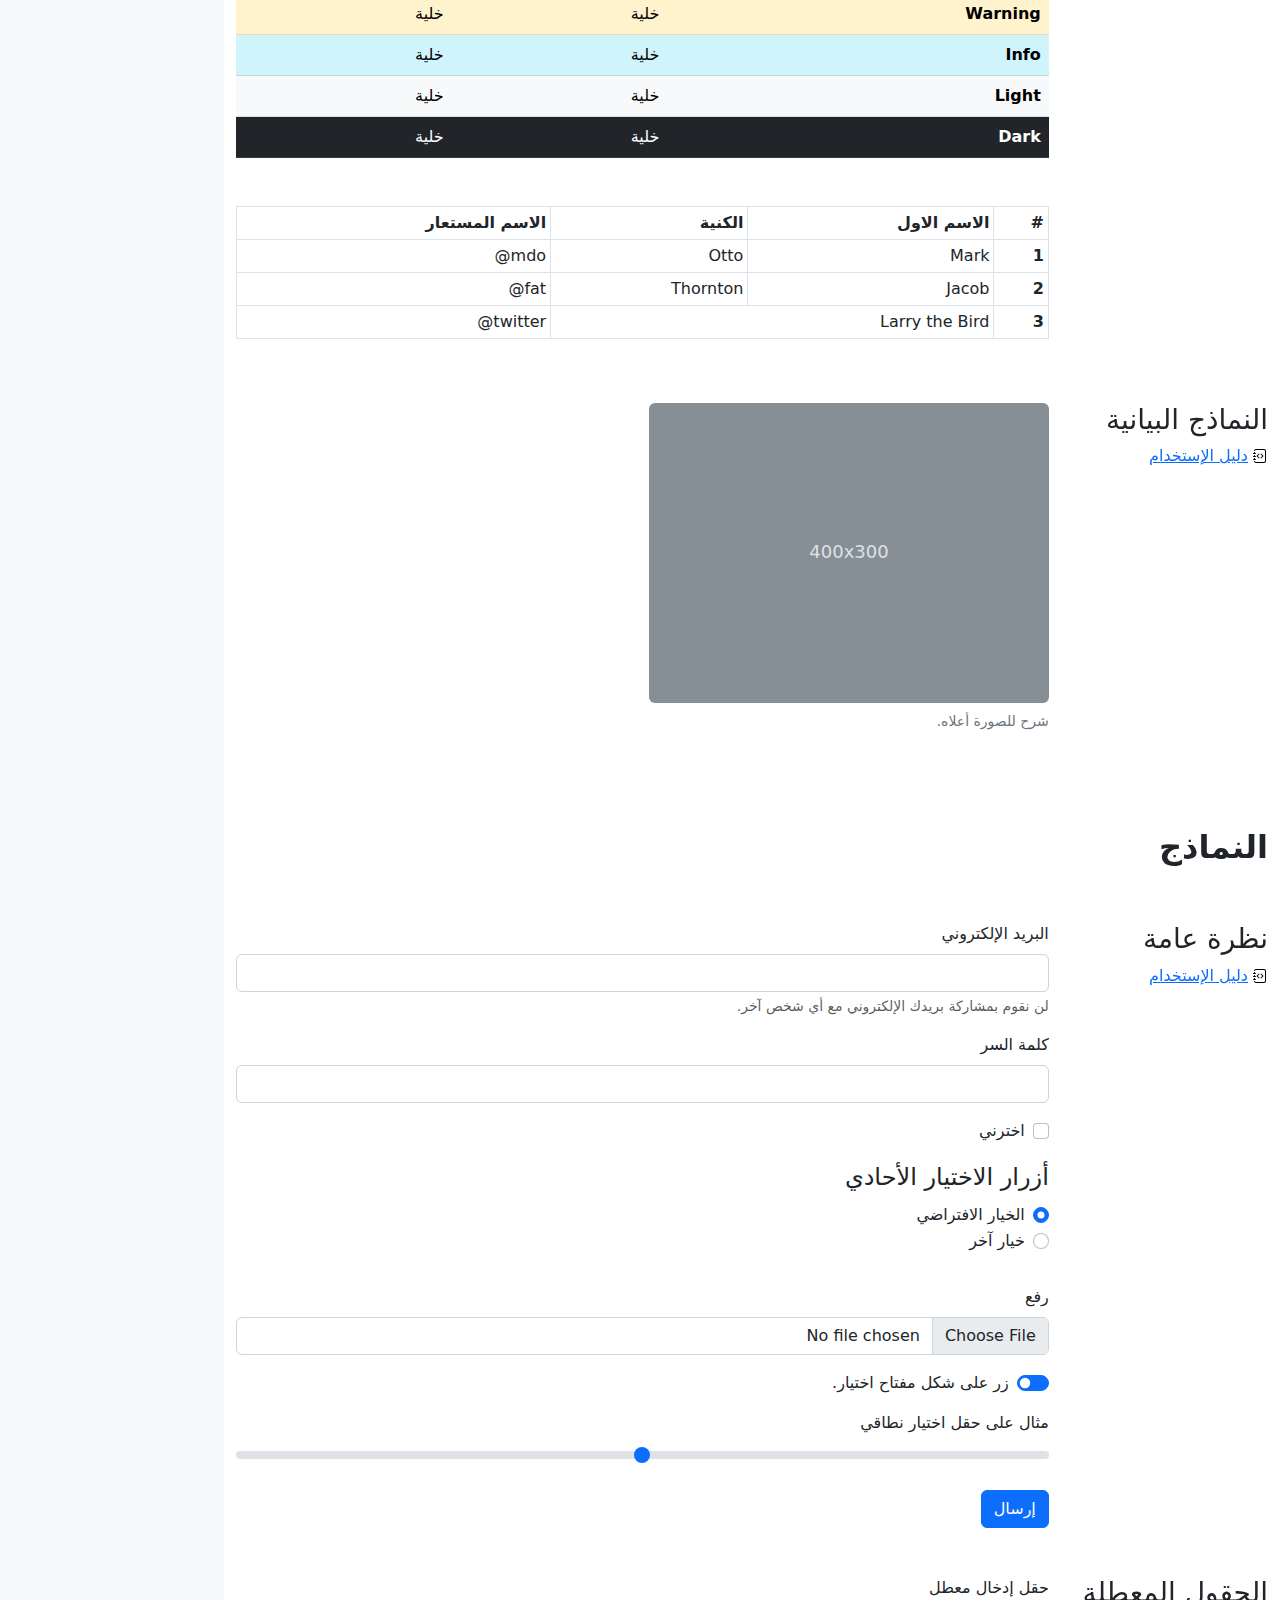
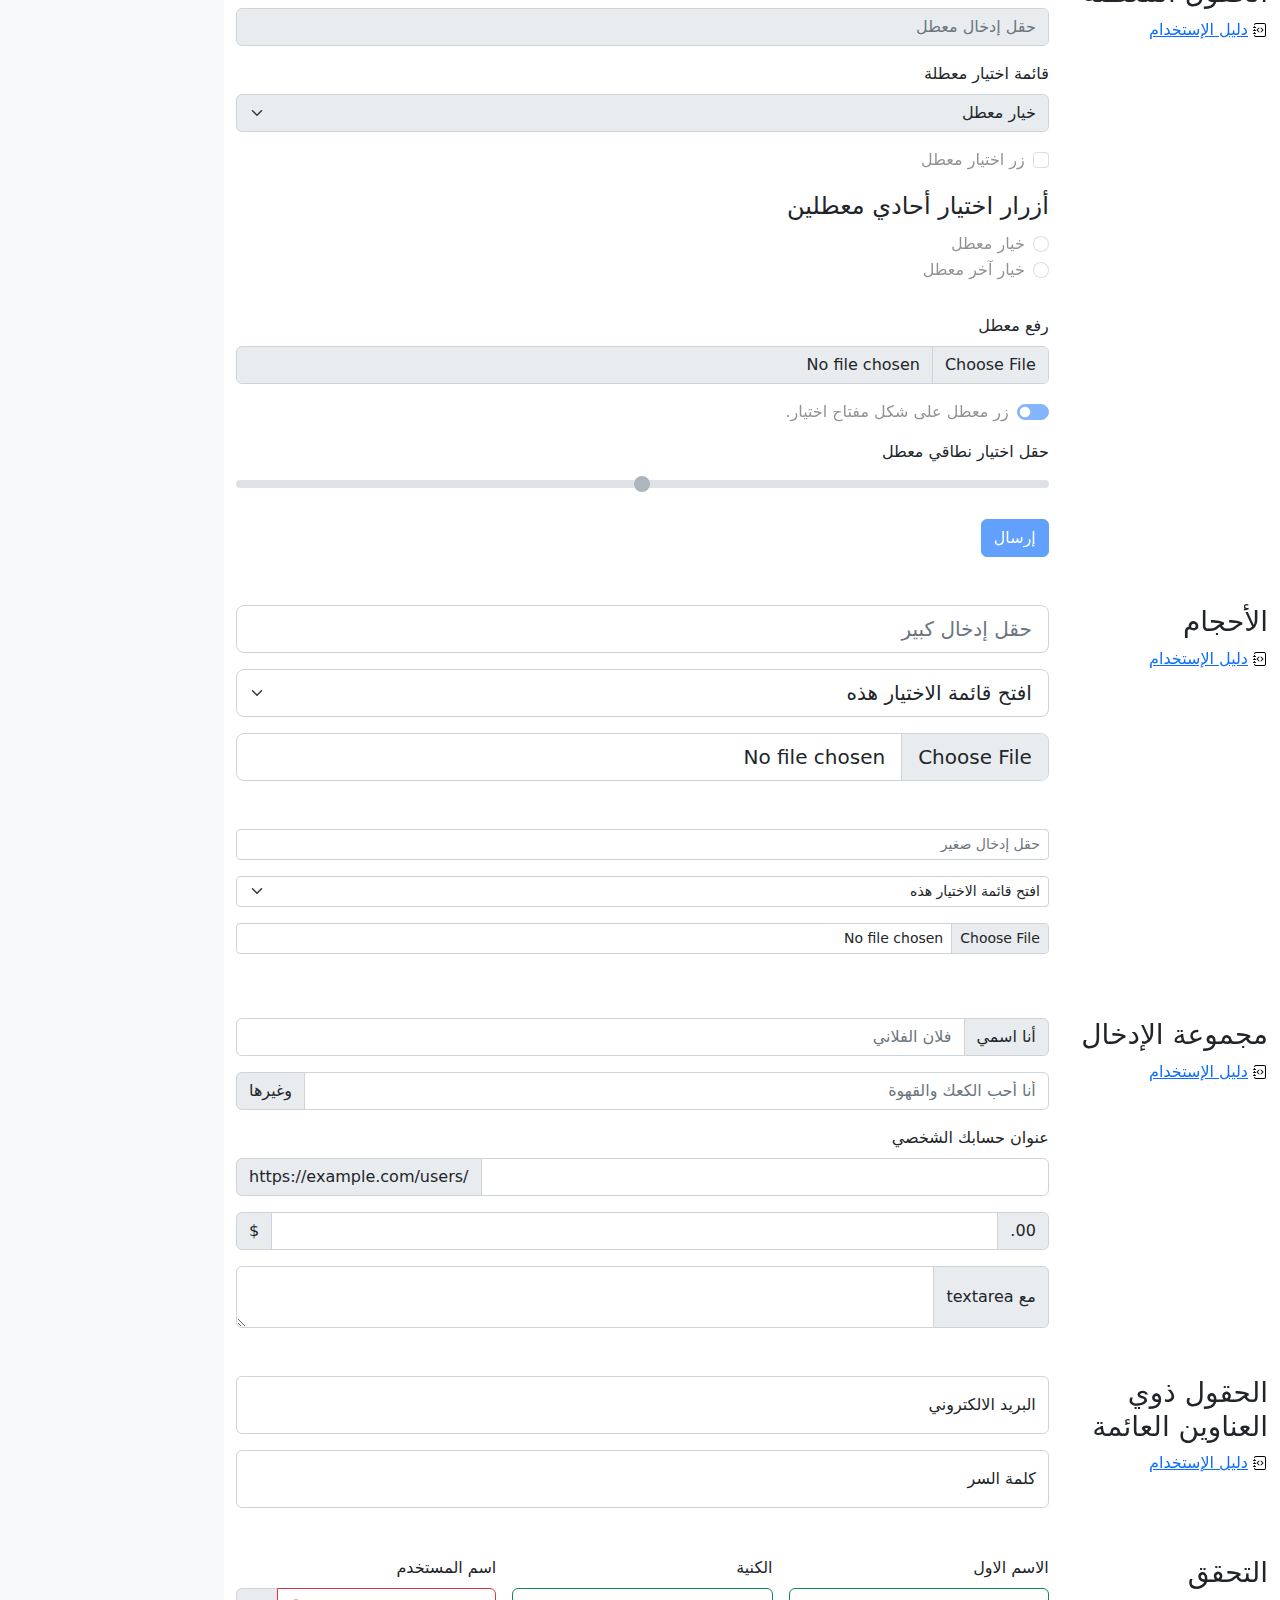
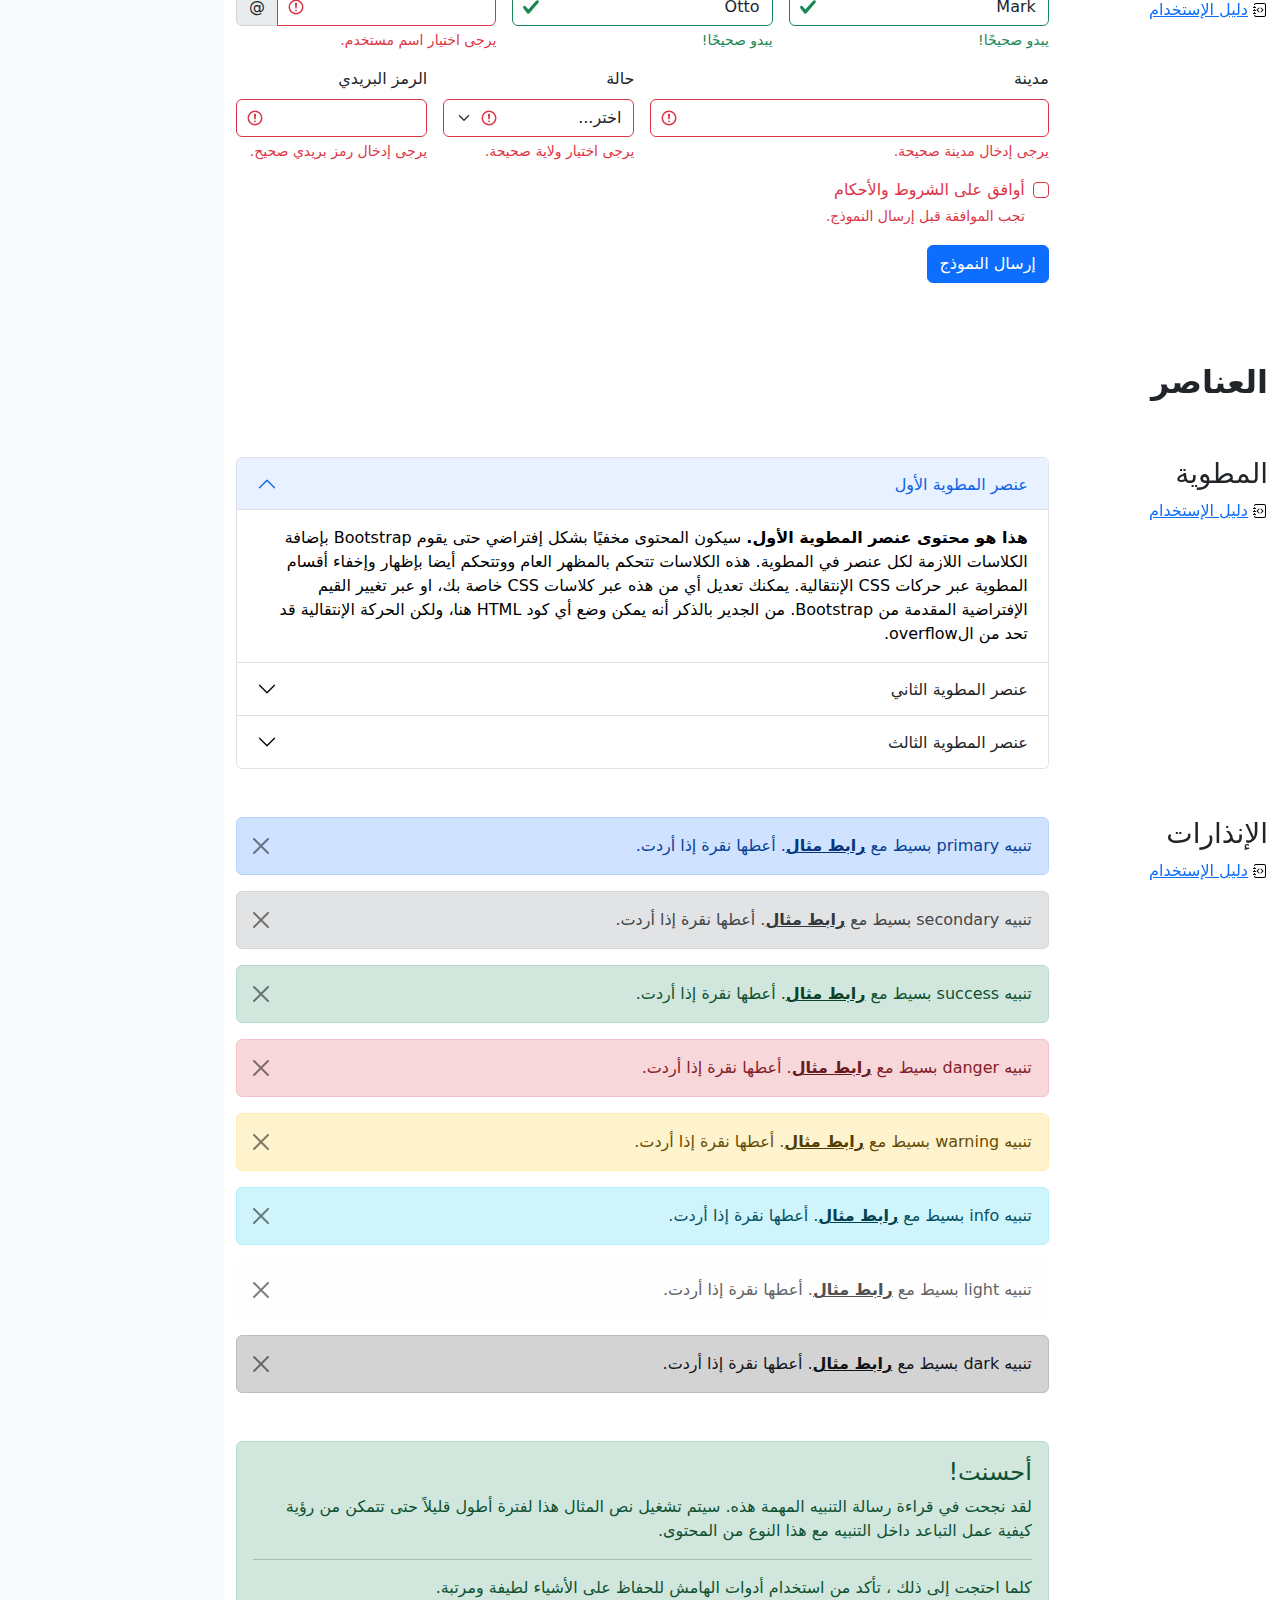
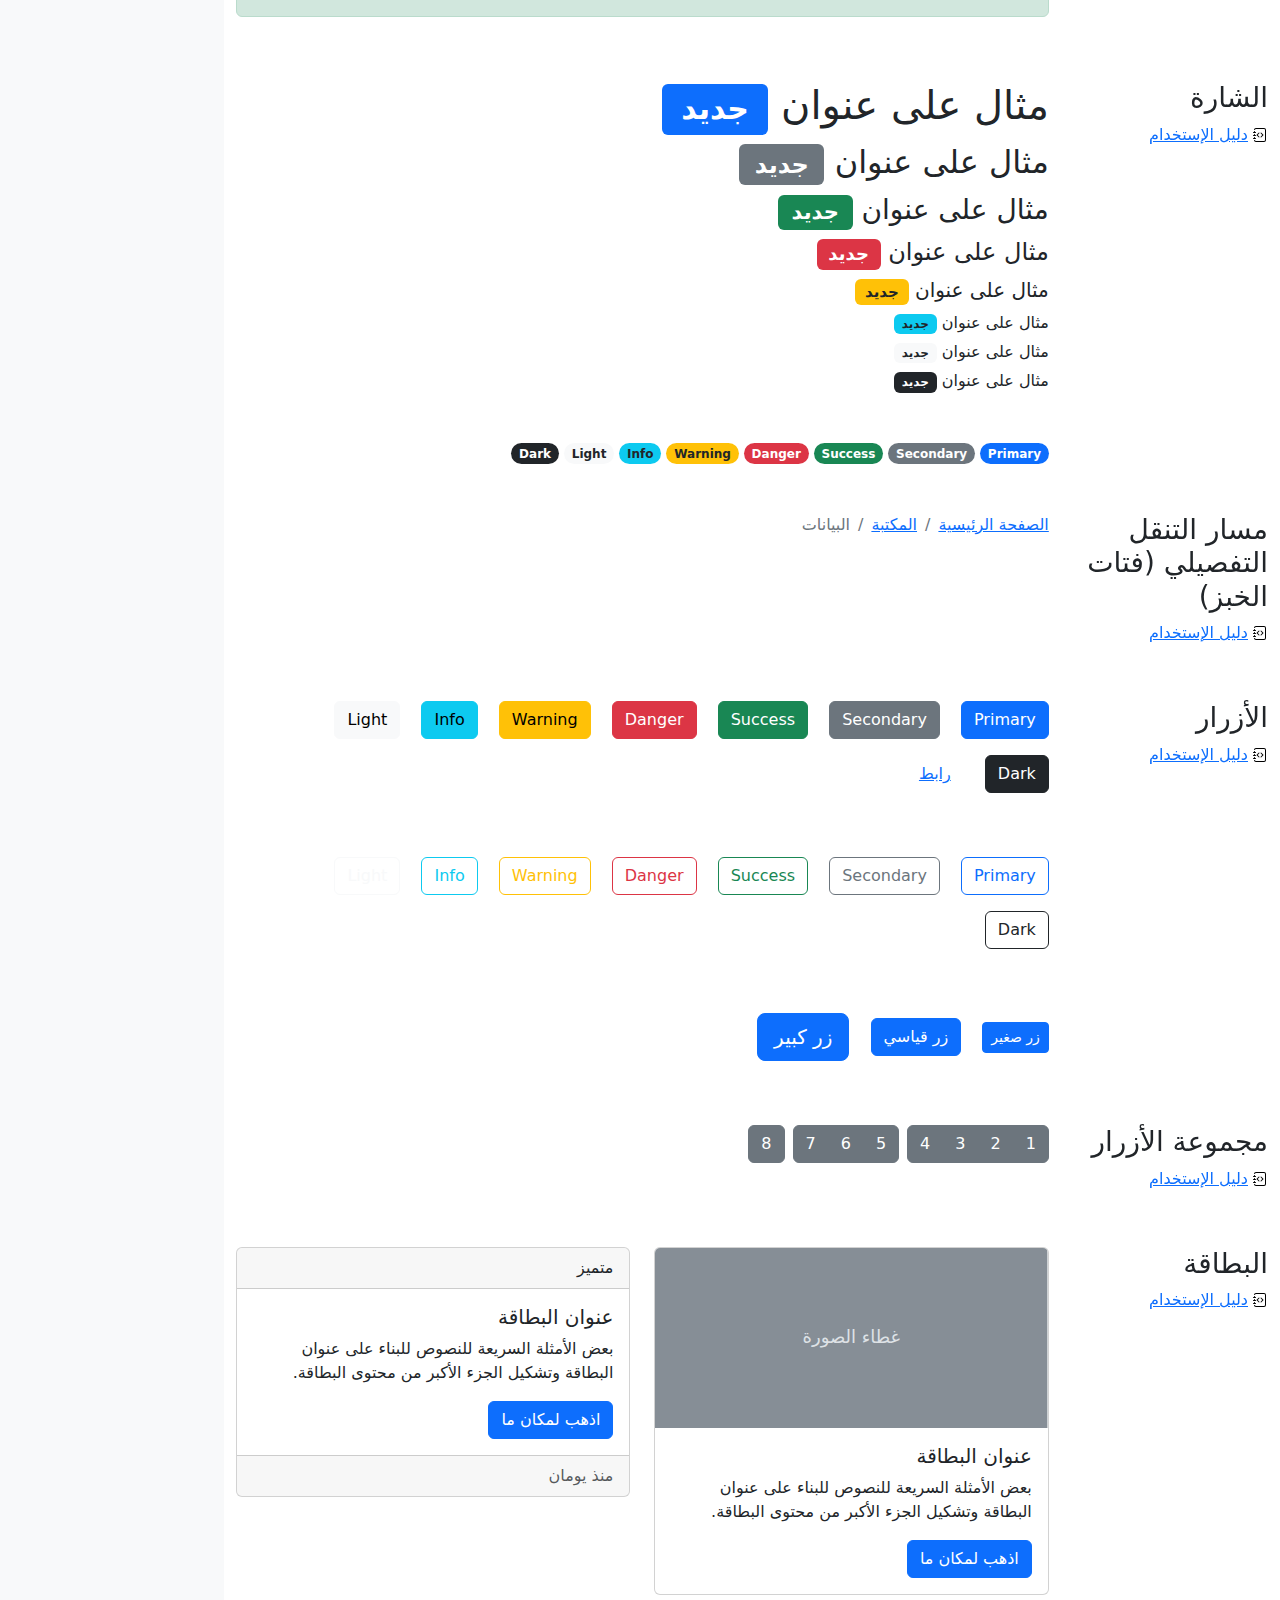
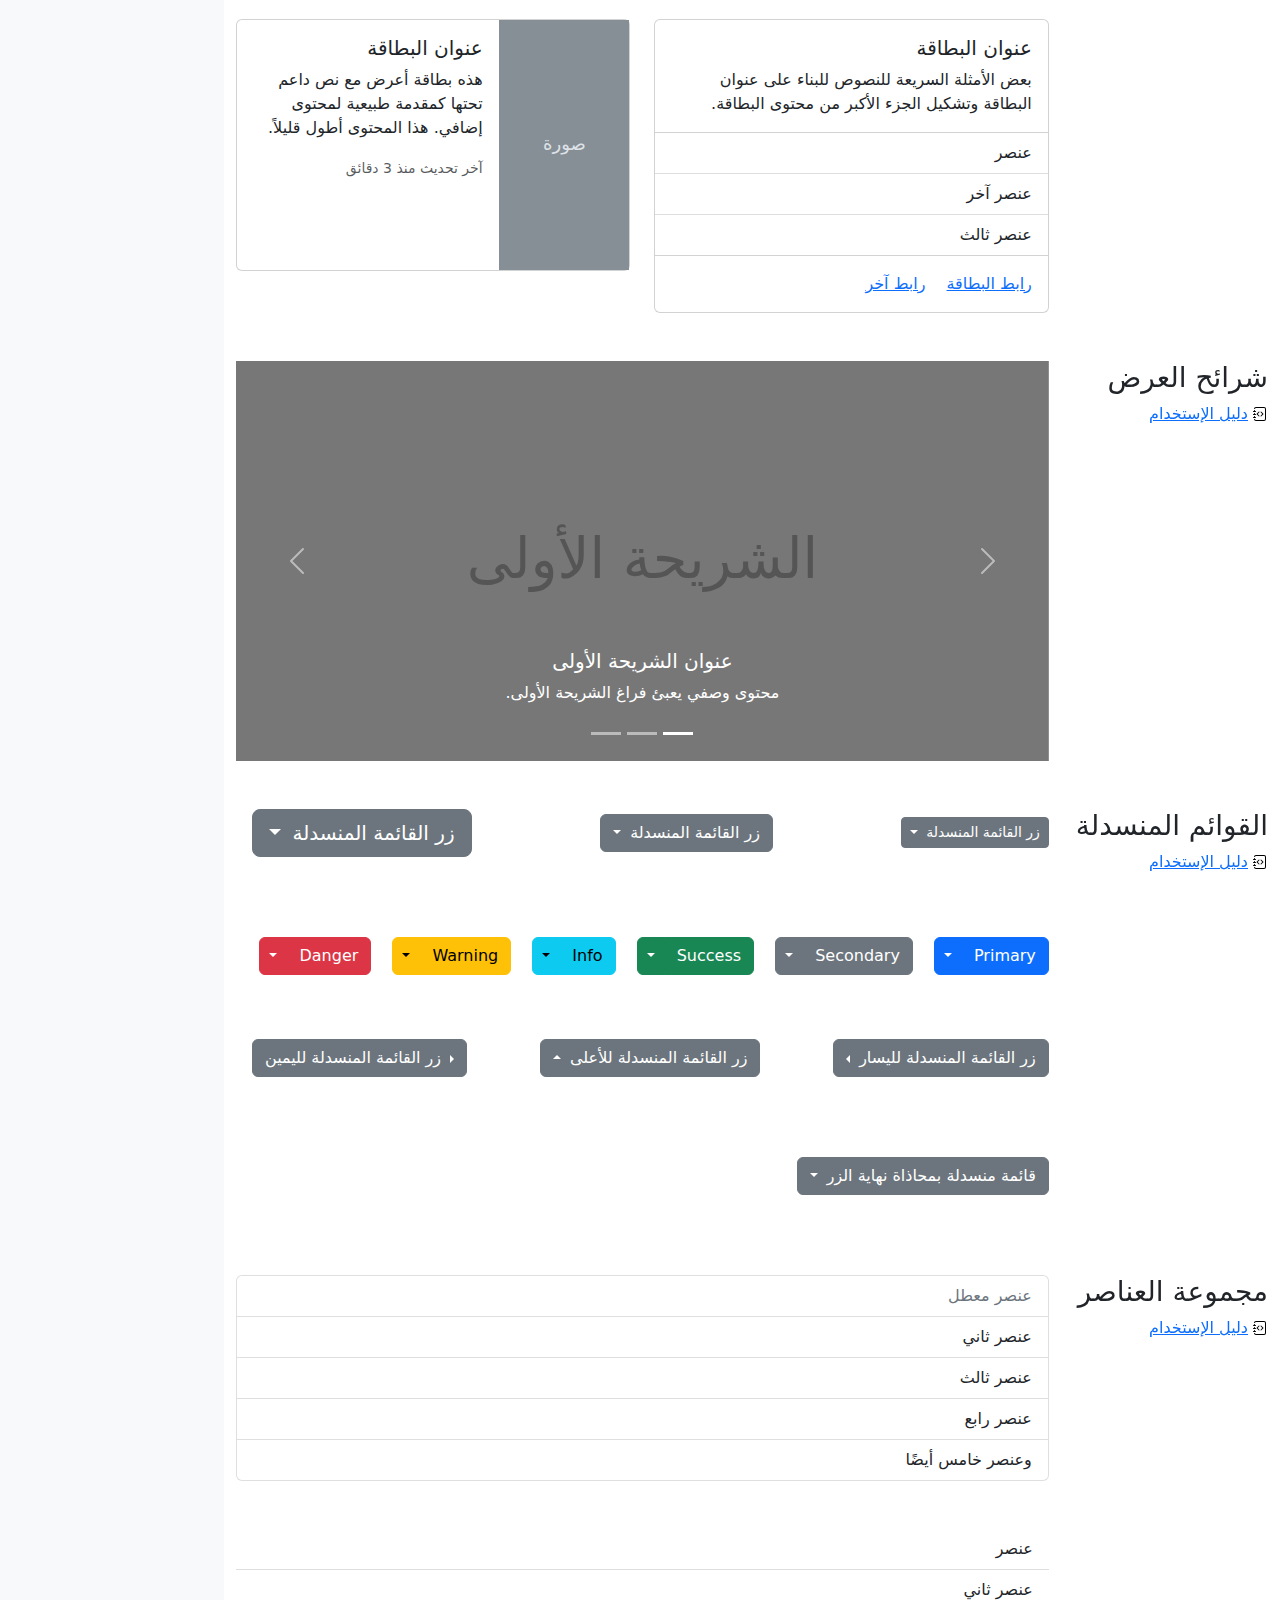
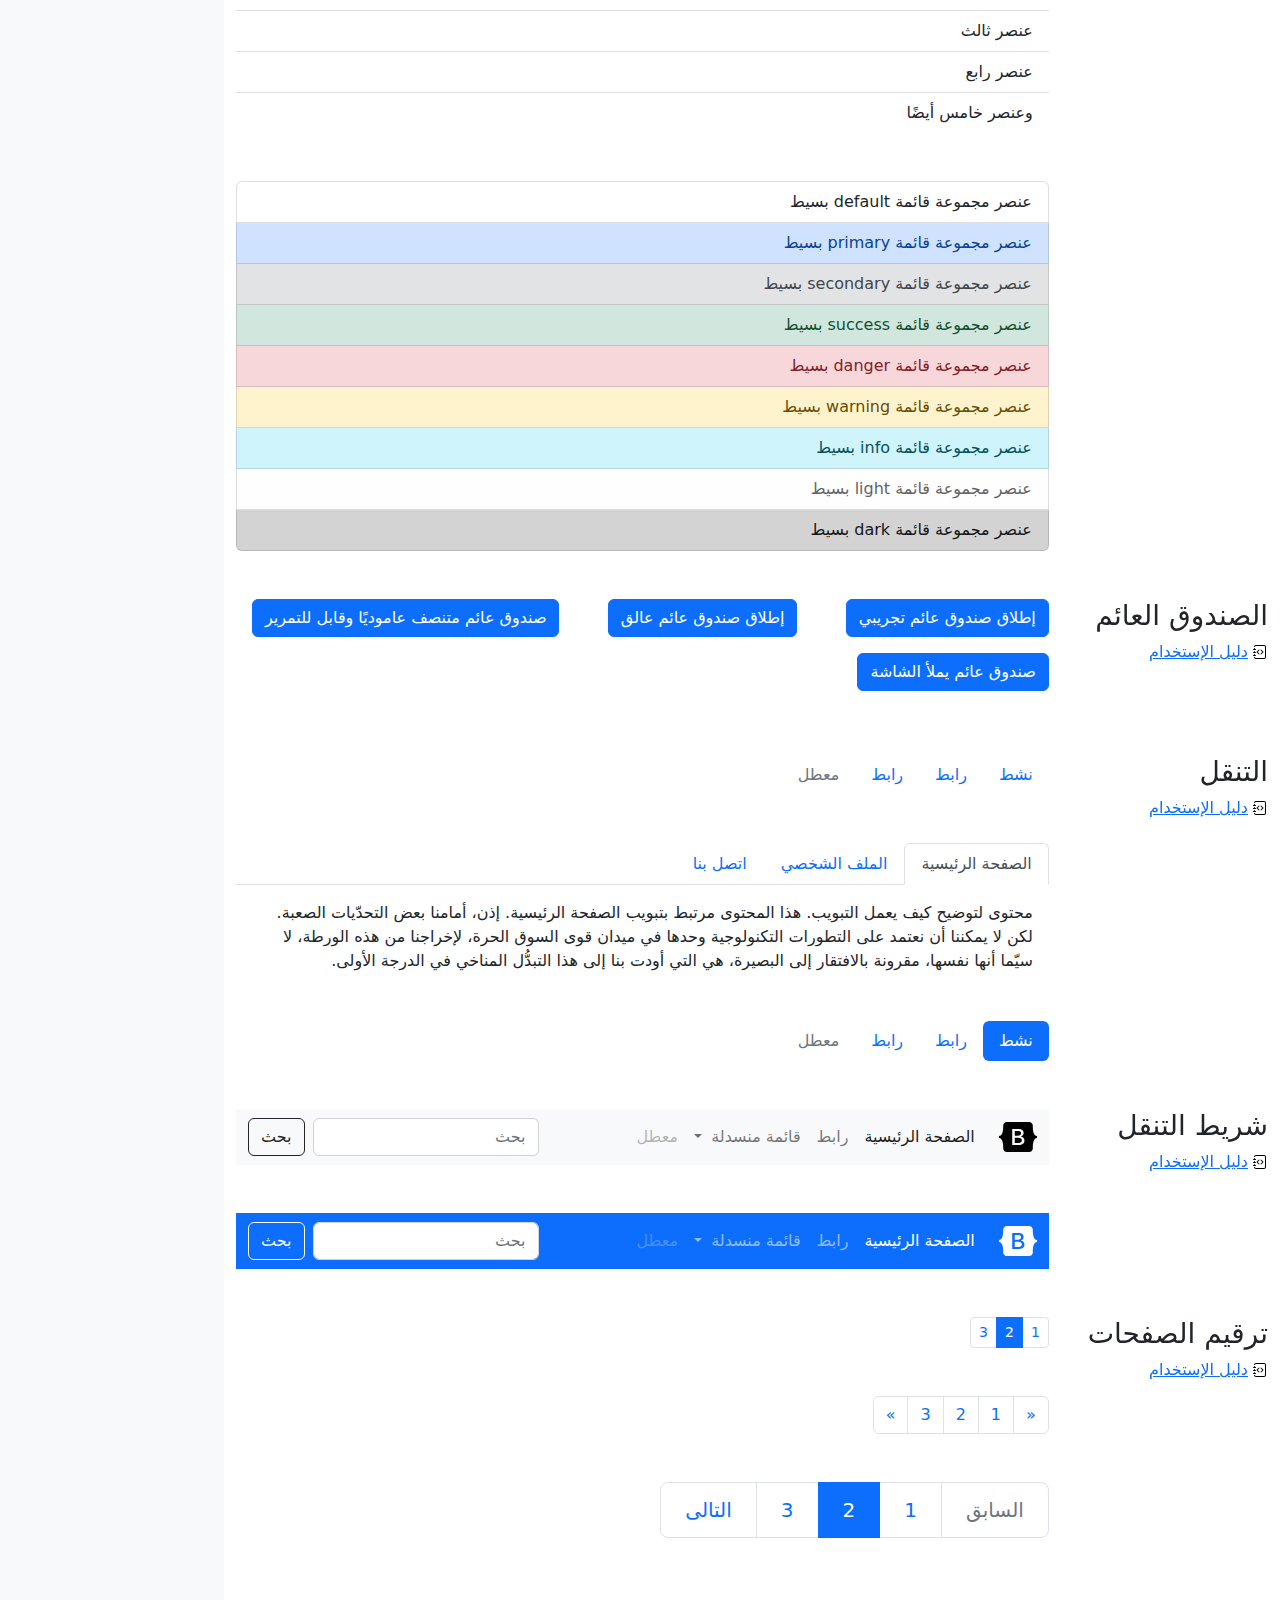
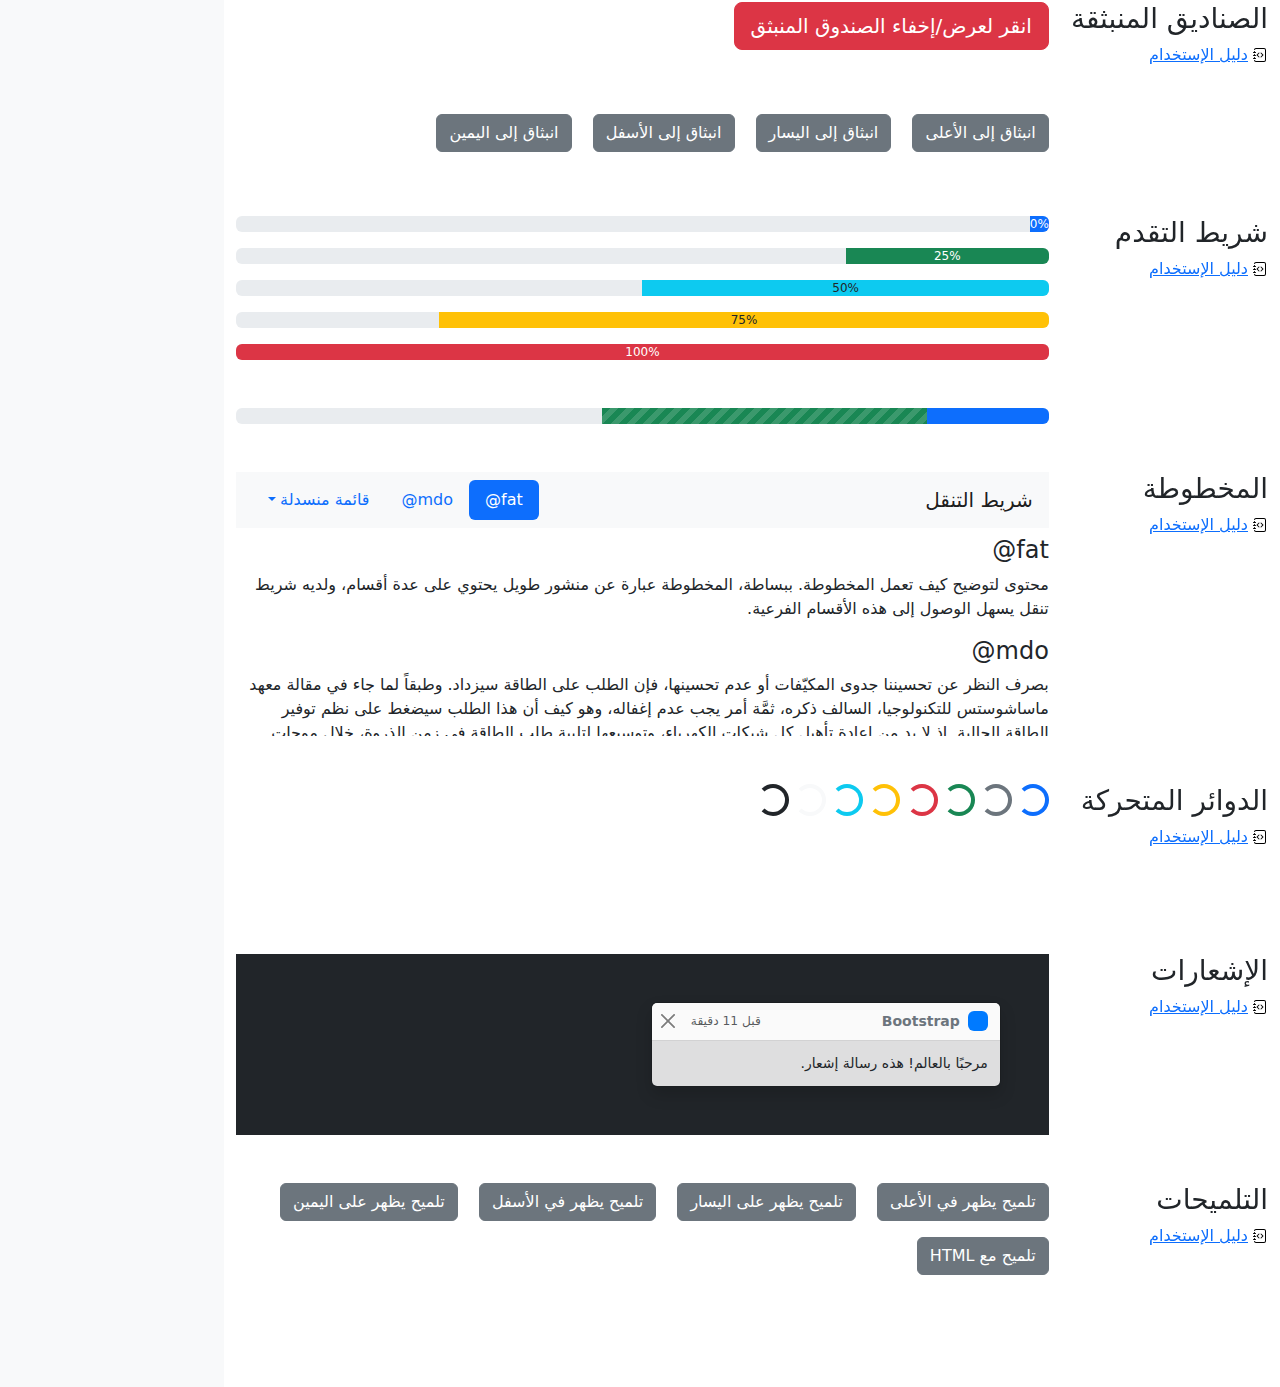
<file: bootstrap-5.2.0-beta1-examples/cheatsheet-rtl/index.html>
<!doctype html>
<html lang="ar" dir="rtl">
  <head>
    <meta charset="utf-8">
    <meta name="viewport" content="width=device-width, initial-scale=1">
    <meta name="description" content="">
    <meta name="author" content="Mark Otto, Jacob Thornton, and Bootstrap contributors">
    <meta name="generator" content="Hugo 0.98.0">
    <title>ورقة الغش · Bootstrap v5.2</title>

    <link rel="canonical" href="https://getbootstrap.com/docs/5.2/examples/cheatsheet-rtl/">

    

    

<link href="../assets/dist/css/bootstrap.rtl.min.css" rel="stylesheet">

    <style>
      .bd-placeholder-img {
        font-size: 1.125rem;
        text-anchor: middle;
        -webkit-user-select: none;
        -moz-user-select: none;
        user-select: none;
      }

      @media (min-width: 768px) {
        .bd-placeholder-img-lg {
          font-size: 3.5rem;
        }
      }

      .b-example-divider {
        height: 3rem;
        background-color: rgba(0, 0, 0, .1);
        border: solid rgba(0, 0, 0, .15);
        border-width: 1px 0;
        box-shadow: inset 0 .5em 1.5em rgba(0, 0, 0, .1), inset 0 .125em .5em rgba(0, 0, 0, .15);
      }

      .b-example-vr {
        flex-shrink: 0;
        width: 1.5rem;
        height: 100vh;
      }

      .bi {
        vertical-align: -.125em;
        fill: currentColor;
      }

      .nav-scroller {
        position: relative;
        z-index: 2;
        height: 2.75rem;
        overflow-y: hidden;
      }

      .nav-scroller .nav {
        display: flex;
        flex-wrap: nowrap;
        padding-bottom: 1rem;
        margin-top: -1px;
        overflow-x: auto;
        text-align: center;
        white-space: nowrap;
        -webkit-overflow-scrolling: touch;
      }
    </style>

    
    <!-- Custom styles for this template -->
    <link href="../cheatsheet/cheatsheet.rtl.css" rel="stylesheet">
  </head>
  <body class="bg-light">
    
<header class="bd-header bg-dark py-3 d-flex align-items-stretch border-bottom border-dark">
  <div class="container-fluid d-flex align-items-center">
    <h1 class="d-flex align-items-center fs-4 text-white mb-0">
      <img src="../assets/brand/bootstrap-logo-white.svg" width="38" height="30" class="me-3" alt="Bootstrap">
      ورقة الغش
    </h1>
    <a href="../examples/cheatsheet/" class="ms-auto link-light" hreflang="en">جدول بيانات LTR</a>
  </div>
</header>
<aside class="bd-aside sticky-xl-top text-muted align-self-start mb-3 mb-xl-5 px-2">
  <h2 class="h6 pt-4 pb-3 mb-4 border-bottom">على هذه الصفحة</h2>
  <nav class="small" id="toc">
    <ul class="list-unstyled">
      <li class="my-2">
        <button class="btn d-inline-flex align-items-center collapsed border-0" data-bs-toggle="collapse" aria-expanded="false" data-bs-target="#contents-collapse" aria-controls="contents-collapse">المحتوى</button>
        <ul class="list-unstyled ps-3 collapse" id="contents-collapse">
          <li><a class="d-inline-flex align-items-center rounded text-decoration-none" href="#typography">النصوص</a></li>
          <li><a class="d-inline-flex align-items-center rounded text-decoration-none" href="#images">الصور</a></li>
          <li><a class="d-inline-flex align-items-center rounded text-decoration-none" href="#tables">الجداول</a></li>
          <li><a class="d-inline-flex align-items-center rounded text-decoration-none" href="#figures">النماذج البيانية</a></li>
        </ul>
      </li>
      <li class="my-2">
        <button class="btn d-inline-flex align-items-center collapsed border-0" data-bs-toggle="collapse" aria-expanded="false" data-bs-target="#forms-collapse" aria-controls="forms-collapse">النماذج</button>
        <ul class="list-unstyled ps-3 collapse" id="forms-collapse">
          <li><a class="d-inline-flex align-items-center rounded text-decoration-none" href="#overview">نظرة عامة</a></li>
          <li><a class="d-inline-flex align-items-center rounded text-decoration-none" href="#disabled-forms">الحقول المعطلة</a></li>
          <li><a class="d-inline-flex align-items-center rounded text-decoration-none" href="#sizing">الأحجام</a></li>
          <li><a class="d-inline-flex align-items-center rounded text-decoration-none" href="#input-group">مجموعة الإدخال</a></li>
          <li><a class="d-inline-flex align-items-center rounded text-decoration-none" href="#floating-labels">الحقول ذوي العناوين العائمة</a></li>
          <li><a class="d-inline-flex align-items-center rounded text-decoration-none" href="#validation">التحقق</a></li>
        </ul>
      </li>
      <li class="my-2">
        <button class="btn d-inline-flex align-items-center collapsed border-0" data-bs-toggle="collapse" aria-expanded="false" data-bs-target="#components-collapse" aria-controls="components-collapse">مكونات</button>
        <ul class="list-unstyled ps-3 collapse" id="components-collapse">
          <li><a class="d-inline-flex align-items-center rounded text-decoration-none" href="#accordion">المطوية</a></li>
          <li><a class="d-inline-flex align-items-center rounded text-decoration-none" href="#alerts">الإنذارات</a></li>
          <li><a class="d-inline-flex align-items-center rounded text-decoration-none" href="#badge">الشارة</a></li>
          <li><a class="d-inline-flex align-items-center rounded text-decoration-none" href="#breadcrumb">مسار التنقل التفصيلي</a></li>
          <li><a class="d-inline-flex align-items-center rounded text-decoration-none" href="#buttons">الأزرار</a></li>
          <li><a class="d-inline-flex align-items-center rounded text-decoration-none" href="#button-group">مجموعة الأزرار</a></li>
          <li><a class="d-inline-flex align-items-center rounded text-decoration-none" href="#card">البطاقة</a></li>
          <li><a class="d-inline-flex align-items-center rounded text-decoration-none" href="#carousel">شرائح العرض</a></li>
          <li><a class="d-inline-flex align-items-center rounded text-decoration-none" href="#dropdowns">القوائم المنسدلة</a></li>
          <li><a class="d-inline-flex align-items-center rounded text-decoration-none" href="#list-group">مجموعة العناصر</a></li>
          <li><a class="d-inline-flex align-items-center rounded text-decoration-none" href="#modal">الصندوق العائم</a></li>
          <li><a class="d-inline-flex align-items-center rounded text-decoration-none" href="#navs">التنقل</a></li>
          <li><a class="d-inline-flex align-items-center rounded text-decoration-none" href="#navbar">شريط التنقل</a></li>
          <li><a class="d-inline-flex align-items-center rounded text-decoration-none" href="#pagination">ترقيم الصفحات</a></li>
          <li><a class="d-inline-flex align-items-center rounded text-decoration-none" href="#popovers">الصناديق المنبثقة</a></li>
          <li><a class="d-inline-flex align-items-center rounded text-decoration-none" href="#progress">شريط التقدم</a></li>
          <li><a class="d-inline-flex align-items-center rounded text-decoration-none" href="#scrollspy">المخطوطة</a></li>
          <li><a class="d-inline-flex align-items-center rounded text-decoration-none" href="#spinners">الدوائر المتحركة</a></li>
          <li><a class="d-inline-flex align-items-center rounded text-decoration-none" href="#toasts">الإشعارات</a></li>
          <li><a class="d-inline-flex align-items-center rounded text-decoration-none" href="#tooltips">التلميحات</a></li>
        </ul>
      </li>
    </ul>
  </nav>
</aside>
<div class="bd-cheatsheet container-fluid bg-body">
  <section id="content">
    <h2 class="sticky-xl-top fw-bold pt-3 pt-xl-5 pb-2 pb-xl-3">المحتوى</h2>

    <article class="my-3" id="typography">
      <div class="bd-heading sticky-xl-top align-self-start mt-5 mb-3 mt-xl-0 mb-xl-2">
        <h3>النصوص</h3>
        <a class="d-flex align-items-center" hreflang="en" href="../content/typography/">دليل الإستخدام</a>
      </div>

      <div>
        <div class="bd-example-snippet bd-code-snippet"><div class="bd-example">
        <p class="display-1">العرض 1</p>
        <p class="display-2">العرض 2</p>
        <p class="display-3">العرض 3</p>
        <p class="display-4">العرض 4</p>
        <p class="display-5">العرض 5</p>
        <p class="display-6">العرض 6</p>
        </div></div>


        <div class="bd-example-snippet bd-code-snippet"><div class="bd-example">
        <p class="h1">عنوان 1</p>
        <p class="h2">عنوان 2</p>
        <p class="h3">عنوان 3</p>
        <p class="h4">عنوان 4</p>
        <p class="h5">عنوان 5</p>
        <p class="h6">عنوان 6</p>
        </div></div>


        <div class="bd-example-snippet bd-code-snippet"><div class="bd-example">
        <p class="lead">
          هذه قطعة إملائية متميزة، فهي مصممة لتكون بارزة من بين القطع الإملائية الأخرى.
        </p>
        </div></div>


        <div class="bd-example-snippet bd-code-snippet"><div class="bd-example">
        <p>يمكنك استخدام تصنيف mark <mark>لتحديد</mark> نص.</p>
        <p><del>من المفترض أن يتم التعامل مع هذا السطر كنص محذوف.</del></p>
        <p><s>من المفترض أن يتم التعامل مع هذا السطر على أنه لم يعد دقيقًا.</s></p>
        <p><ins>من المفترض أن يتم التعامل مع هذا السطر كإضافة إلى المستند.</ins></p>
        <p><u>سيتم عرض النص في هذا السطر كما وتحته خط.</u></p>
        <p><small>من المفترض أن يتم التعامل مع هذا السطر على أنه يحوي تفاصيل صغيرة.</small></p>
        <p><strong>هذا السطر يحوي نص عريض.</strong></p>
        <p><em>هذا السطر يحوي نص مائل.</em></p>
        </div></div>


        <div class="bd-example-snippet bd-code-snippet"><div class="bd-example">
        <hr>
        </div></div>


        <div class="bd-example-snippet bd-code-snippet"><div class="bd-example">
        <blockquote class="blockquote">
          <p>إقتباس مبهر، موضوع في عنصر blockquote</p>
          <footer class="blockquote-footer">شخص مشهور في <cite title= "عنوان المصدر"> عنوان المصدر </cite></footer>
        </blockquote>
        </div></div>


        <div class="bd-example-snippet bd-code-snippet"><div class="bd-example">
        <ul class="list-unstyled">
          <li>هذه قائمة عناصر.</li>
          <li>بالرغم من أنها مصممة كي لا تظهر كذلك.</li>
          <li>إلا أنها مجهزة كـ قائمة خلف الكواليس</li>
          <li>هذا التصميم ينطبق فقد على القائمة الرئيسية</li>
          <li>القوائم الفرعية
            <ul>
              <li>لا تتأثر بهذا التصميم</li>
              <li>فهي تظهر عليها علامات الترقيم</li>
              <li>وتحتوي على مساحة فارغة بجوارها</li>
            </ul>
          </li>
          <li>قد يكون هذا التصميم مفيدًا في بعض الأحيان.</li>
        </ul>
        </div></div>


        <div class="bd-example-snippet bd-code-snippet"><div class="bd-example">
        <ul class="list-inline">
          <li class="list-inline-item">هذا عنصر في قائمة.</li>
          <li class="list-inline-item">وهذا أيضًا.</li>
          <li class="list-inline-item">لكنهم يظهرون متجاورين.</li>
        </ul>
        </div></div>

      </div>
    </article>
    <article class="my-3" id="images">
      <div class="bd-heading sticky-xl-top align-self-start mt-5 mb-3 mt-xl-0 mb-xl-2">
        <h3>الصور</h3>
        <a class="d-flex align-items-center" hreflang="en" href="../content/images/">دليل الإستخدام</a>
      </div>

      <div>
        <div class="bd-example-snippet bd-code-snippet"><div class="bd-example">
        <svg class="bd-placeholder-img bd-placeholder-img-lg img-fluid" width="100%" height="250" xmlns="http://www.w3.org/2000/svg" role="img" aria-label="Placeholder: صورة مستجيبة" preserveAspectRatio="xMidYMid slice" focusable="false"><title>Placeholder</title><rect width="100%" height="100%" fill="#868e96"/><text x="50%" y="50%" fill="#dee2e6" dy=".3em">صورة مستجيبة</text></svg>

        </div></div>


        <div class="bd-example-snippet bd-code-snippet"><div class="bd-example">
        <svg class="bd-placeholder-img img-thumbnail" width="200" height="200" xmlns="http://www.w3.org/2000/svg" role="img" aria-label="صورة عنصر نائب مربع عام مع حدود بيضاء حولها ، مما يجعلها تشبه صورة تم التقاطها بكاميرا فورية قديمة: 200x200" preserveAspectRatio="xMidYMid slice" focusable="false"><title>صورة عنصر نائب مربع عام مع حدود بيضاء حولها ، مما يجعلها تشبه صورة تم التقاطها بكاميرا فورية قديمة</title><rect width="100%" height="100%" fill="#868e96"/><text x="50%" y="50%" fill="#dee2e6" dy=".3em">200x200</text></svg>

        </div></div>

      </div>
    </article>
    <article class="my-3" id="tables">
      <div class="bd-heading sticky-xl-top align-self-start mt-5 mb-3 mt-xl-0 mb-xl-2">
        <h3>الجداول</h3>
        <a class="d-flex align-items-center" hreflang="en" href="../content/tables/">دليل الإستخدام</a>
      </div>

      <div>
        <div class="bd-example-snippet bd-code-snippet"><div class="bd-example">
        <table class="table table-striped">
          <thead>
          <tr>
            <th scope="col">#</th>
            <th scope="col">الاسم الاول</th>
            <th scope="col">الكنية</th>
            <th scope="col">الاسم المستعار</th>
          </tr>
          </thead>
          <tbody>
          <tr>
            <th scope="row">1</th>
            <td>Mark</td>
            <td>Otto</td>
            <td><bdo lang="en" dir="ltr">@mdo</bdo></td>
          </tr>
          <tr>
            <th scope="row">2</th>
            <td>Jacob</td>
            <td>Thornton</td>
            <td><bdo lang="en" dir="ltr">@fat</bdo></td>
          </tr>
          <tr>
            <th scope="row">3</th>
            <td colspan="2">Larry the Bird</td>
            <td><bdo lang="en" dir="ltr">@twitter</bdo></td>
          </tr>
          </tbody>
        </table>
        </div></div>


        <div class="bd-example-snippet bd-code-snippet"><div class="bd-example">
        <table class="table table-dark table-borderless">
          <thead>
          <tr>
            <th scope="col">#</th>
            <th scope="col">الاسم الاول</th>
            <th scope="col">الكنية</th>
            <th scope="col">الاسم المستعار</th>
          </tr>
          </thead>
          <tbody>
          <tr>
            <th scope="row">1</th>
            <td>Mark</td>
            <td>Otto</td>
            <td><bdo lang="en" dir="ltr">@mdo</bdo></td>
          </tr>
          <tr>
            <th scope="row">2</th>
            <td>Jacob</td>
            <td>Thornton</td>
            <td><bdo lang="en" dir="ltr">@fat</bdo></td>
          </tr>
          <tr>
            <th scope="row">3</th>
            <td colspan="2">Larry the Bird</td>
            <td><bdo lang="en" dir="ltr">@twitter</bdo></td>
          </tr>
          </tbody>
        </table>
        </div></div>


        <div class="bd-example-snippet bd-code-snippet"><div class="bd-example">
        <table class="table table-hover">
          <thead>
          <tr>
            <th scope="col">Class</th>
            <th scope="col">عنوان</th>
            <th scope="col">عنوان</th>
          </tr>
          </thead>
          <tbody>
          <tr>
            <th scope="row">Default</th>
            <td>خلية</td>
            <td>خلية</td>
          </tr>
          
          <tr class="table-primary">
            <th scope="row">Primary</th>
            <td>خلية</td>
            <td>خلية</td>
          </tr>
          <tr class="table-secondary">
            <th scope="row">Secondary</th>
            <td>خلية</td>
            <td>خلية</td>
          </tr>
          <tr class="table-success">
            <th scope="row">Success</th>
            <td>خلية</td>
            <td>خلية</td>
          </tr>
          <tr class="table-danger">
            <th scope="row">Danger</th>
            <td>خلية</td>
            <td>خلية</td>
          </tr>
          <tr class="table-warning">
            <th scope="row">Warning</th>
            <td>خلية</td>
            <td>خلية</td>
          </tr>
          <tr class="table-info">
            <th scope="row">Info</th>
            <td>خلية</td>
            <td>خلية</td>
          </tr>
          <tr class="table-light">
            <th scope="row">Light</th>
            <td>خلية</td>
            <td>خلية</td>
          </tr>
          <tr class="table-dark">
            <th scope="row">Dark</th>
            <td>خلية</td>
            <td>خلية</td>
          </tr>
          </tbody>
        </table>
        </div></div>


        <div class="bd-example-snippet bd-code-snippet"><div class="bd-example">
        <table class="table table-sm table-bordered">
          <thead>
          <tr>
            <th scope="col">#</th>
            <th scope="col">الاسم الاول</th>
            <th scope="col">الكنية</th>
            <th scope="col">الاسم المستعار</th>
          </tr>
          </thead>
          <tbody>
          <tr>
            <th scope="row">1</th>
            <td>Mark</td>
            <td>Otto</td>
            <td><bdo lang="en" dir="ltr">@mdo</bdo></td>
          </tr>
          <tr>
            <th scope="row">2</th>
            <td>Jacob</td>
            <td>Thornton</td>
            <td><bdo lang="en" dir="ltr">@fat</bdo></td>
          </tr>
          <tr>
            <th scope="row">3</th>
            <td colspan="2">Larry the Bird</td>
            <td><bdo lang="en" dir="ltr">@twitter</bdo></td>
          </tr>
          </tbody>
        </table>
        </div></div>

      </div>
    </article>
    <article class="my-3" id="figures">
      <div class="bd-heading sticky-xl-top align-self-start mt-5 mb-3 mt-xl-0 mb-xl-2">
        <h3>النماذج البيانية</h3>
        <a class="d-flex align-items-center" hreflang="en" href="../content/figures/">دليل الإستخدام</a>
      </div>

      <div>
        <div class="bd-example-snippet bd-code-snippet"><div class="bd-example">
        <figure class="figure">
          <svg class="bd-placeholder-img figure-img img-fluid rounded" width="400" height="300" xmlns="http://www.w3.org/2000/svg" role="img" aria-label="Placeholder: 400x300" preserveAspectRatio="xMidYMid slice" focusable="false"><title>Placeholder</title><rect width="100%" height="100%" fill="#868e96"/><text x="50%" y="50%" fill="#dee2e6" dy=".3em">400x300</text></svg>

          <figcaption class="figure-caption">شرح للصورة أعلاه.</figcaption>
        </figure>
        </div></div>

      </div>
    </article>
  </section>

  <section id="forms">
    <h2 class="sticky-xl-top fw-bold pt-3 pt-xl-5 pb-2 pb-xl-3">النماذج</h2>

    <article class="my-3" id="overview">
      <div class="bd-heading sticky-xl-top align-self-start mt-5 mb-3 mt-xl-0 mb-xl-2">
        <h3>نظرة عامة</h3>
        <a class="d-flex align-items-center" hreflang="en" href="../forms/overview/">دليل الإستخدام</a>
      </div>

      <div>
        <div class="bd-example-snippet bd-code-snippet"><div class="bd-example">
        <form>
          <div class="mb-3">
            <label for="exampleInputEmail1" class="form-label">البريد الإلكتروني</label>
            <input type="email" class="form-control" id="exampleInputEmail1" aria-describedby="emailHelp">
            <div id="emailHelp" class="form-text">لن نقوم بمشاركة بريدك الإلكتروني مع أي شخص آخر.</div>
          </div>
          <div class="mb-3">
            <label for="exampleInputPassword1" class="form-label">كلمة السر</label>
            <input type="password" class="form-control" id="exampleInputPassword1">
          </div>
          <div class="mb-3 form-check">
            <input type="checkbox" class="form-check-input" id="exampleCheck1">
            <label class="form-check-label" for="exampleCheck1">اخترني</label>
          </div>
          <fieldset class="mb-3">
            <legend>أزرار الاختيار الأحادي</legend>
            <div class="form-check">
              <input type="radio" name="radios" class="form-check-input" id="exampleRadio1" checked>
              <label class="form-check-label" for="exampleRadio1">الخيار الافتراضي</label>
            </div>
            <div class="mb-3 form-check">
              <input type="radio" name="radios" class="form-check-input" id="exampleRadio2">
              <label class="form-check-label" for="exampleRadio2">خيار آخر</label>
            </div>
          </fieldset>
          <div class="mb-3">
            <label class="form-label" for="customFile">رفع</label>
            <input type="file" class="form-control" id="customFile">
          </div>
          <div class="mb-3 form-check form-switch">
            <input class="form-check-input" type="checkbox" role="switch" id="flexSwitchCheckChecked" checked>
            <label class="form-check-label" for="flexSwitchCheckChecked">زر على شكل مفتاح اختيار.</label>
          </div>
          <div class="mb-3">
            <label for="customRange3" class="form-label">مثال على حقل اختيار نطاقي</label>
            <input type="range" class="form-range" min="0" max="5" step="0.5" id="customRange3">
          </div>
          <button type="submit" class="btn btn-primary">إرسال</button>
        </form>
        </div></div>

      </div>
    </article>
    <article class="my-3" id="disabled-forms">
      <div class="bd-heading sticky-xl-top align-self-start mt-5 mb-3 mt-xl-0 mb-xl-2">
        <h3>الحقول المعطلة</h3>
        <a class="d-flex align-items-center" hreflang="en" href="../forms/overview/#disabled-forms">دليل الإستخدام</a>
      </div>

      <div>
        <div class="bd-example-snippet bd-code-snippet"><div class="bd-example">
        <form>
          <fieldset disabled aria-label="مثال على مجموعة الحقول المعطلة">
            <div class="mb-3">
              <label for="disabledTextInput" class="form-label">حقل إدخال معطل</label>
              <input type="text" id="disabledTextInput" class="form-control" placeholder="حقل إدخال معطل">
            </div>
            <div class="mb-3">
              <label for="disabledSelect" class="form-label">قائمة اختيار معطلة</label>
              <select id="disabledSelect" class="form-select">
                <option>خيار معطل</option>
              </select>
            </div>
            <div class="mb-3">
              <div class="form-check">
                <input class="form-check-input" type="checkbox" id="disabledFieldsetCheck" disabled>
                <label class="form-check-label" for="disabledFieldsetCheck">
                  زر اختيار معطل
                </label>
              </div>
            </div>
            <fieldset class="mb-3">
              <legend>أزرار اختيار أحادي معطلين</legend>
              <div class="form-check">
                <input type="radio" name="radios" class="form-check-input" id="disabledRadio1" disabled>
                <label class="form-check-label" for="disabledRadio1">خيار معطل</label>
              </div>
              <div class="mb-3 form-check">
                <input type="radio" name="radios" class="form-check-input" id="disabledRadio2" disabled>
                <label class="form-check-label" for="disabledRadio2">خيار آخر معطل</label>
              </div>
            </fieldset>
            <div class="mb-3">
              <label class="form-label" for="disabledCustomFile">رفع معطل</label>
              <input type="file" class="form-control" id="disabledCustomFile" disabled>
            </div>
            <div class="mb-3 form-check form-switch">
              <input class="form-check-input" type="checkbox" role="switch" id="disabledSwitchCheckChecked" checked disabled>
              <label class="form-check-label" for="disabledSwitchCheckChecked">زر معطل على شكل مفتاح اختيار.</label>
            </div>
            <div class="mb-3">
              <label for="disabledRange" class="form-label">حقل اختيار نطاقي معطل</label>
              <input type="range" class="form-range" min="0" max="5" step="0.5" id="disabledRange">
            </div>
            <button type="submit" class="btn btn-primary">إرسال</button>
          </fieldset>
        </form>
        </div></div>

      </div>
    </article>
    <article class="my-3" id="sizing">
      <div class="bd-heading sticky-xl-top align-self-start mt-5 mb-3 mt-xl-0 mb-xl-2">
        <h3>الأحجام</h3>
        <a class="d-flex align-items-center" hreflang="en" href="../forms/form-control/#sizing">دليل الإستخدام</a>
      </div>

      <div>
        <div class="bd-example-snippet bd-code-snippet"><div class="bd-example">
        <div class="mb-3">
          <input class="form-control form-control-lg" type="text" placeholder="حقل إدخال كبير" aria-label=".form-control-lg مثال">
        </div>
        <div class="mb-3">
          <select class="form-select form-select-lg mb-3" aria-label=".form-select-lg مثال">
            <option selected>افتح قائمة الاختيار هذه</option>
            <option value="1">واحد</option>
            <option value="2">اثنان</option>
            <option value="3">ثلاثة</option>
          </select>
        </div>
        <div class="mb-3">
          <input type="file" class="form-control form-control-lg" aria-label="مثال على إدخال ملف كبير">
        </div>
        </div></div>


        <div class="bd-example-snippet bd-code-snippet"><div class="bd-example">
        <div class="mb-3">
          <input class="form-control form-control-sm" type="text" placeholder="حقل إدخال صغير" aria-label=".form-control-sm مثال">
        </div>
        <div class="mb-3">
          <select class="form-select form-select-sm" aria-label=".form-select-sm مثال">
            <option selected>افتح قائمة الاختيار هذه</option>
            <option value="1">واحد</option>
            <option value="2">اثنان</option>
            <option value="3">ثلاثة</option>
          </select>
        </div>
        <div class="mb-3">
          <input type="file" class="form-control form-control-sm" aria-label="مثال على إدخال ملف صغير">
        </div>
        </div></div>

      </div>
    </article>
    <article class="my-3" id="input-group">
      <div class="bd-heading sticky-xl-top align-self-start mt-5 mb-3 mt-xl-0 mb-xl-2">
        <h3>مجموعة الإدخال</h3>
        <a class="d-flex align-items-center" hreflang="en" href="../forms/input-group/">دليل الإستخدام</a>
      </div>

      <div>
        <div class="bd-example-snippet bd-code-snippet"><div class="bd-example">
        <div class="input-group mb-3">
          <span class="input-group-text" id="basic-addon1">أنا اسمي</span>
          <input type="text" class="form-control" placeholder="فلان الفلاني" aria-label="الاسم" aria-describedby="basic-addon1">
        </div>
        <div class="input-group mb-3">
          <input type="text" class="form-control" placeholder="أنا أحب الكعك والقهوة" aria-label="الطعام المفضل" aria-describedby="basic-addon2">
          <span class="input-group-text" id="basic-addon2">وغيرها</span>
        </div>
        <label for="basic-url" class="form-label">عنوان حسابك الشخصي</label>
        <div class="input-group mb-3">
          <input type="text" class="form-control" id="basic-url" aria-describedby="basic-addon3">
          <span class="input-group-text" id="basic-addon3"><bdo lang="en" dir="ltr">https://example.com/users/</bdo></span>
        </div>
        <div class="input-group mb-3">
          <span class="input-group-text"><bdo lang="en" dir="ltr">.00</bdo></span>
          <input type="text" class="form-control" aria-label="المبلغ (لأقرب دولار)">
          <span class="input-group-text">$</span>
        </div>
        <div class="input-group">
          <span class="input-group-text">مع textarea</span>
          <textarea class="form-control" aria-label="مع textarea"></textarea>
        </div>
        </div></div>

      </div>
    </article>
    <article class="my-3" id="floating-labels">
      <div class="bd-heading sticky-xl-top align-self-start mt-5 mb-3 mt-xl-0 mb-xl-2">
        <h3>الحقول ذوي العناوين العائمة</h3>
        <a class="d-flex align-items-center" href="../forms/floating-labels/">دليل الإستخدام</a>
      </div>

      <div>
        <div class="bd-example-snippet bd-code-snippet"><div class="bd-example">
        <form>
          <div class="form-floating mb-3">
            <input type="email" class="form-control" id="floatingInput" placeholder="name@example.com">
            <label for="floatingInput">البريد الالكتروني</label>
          </div>
          <div class="form-floating">
            <input type="password" class="form-control" id="floatingPassword" placeholder="كلمة السر">
            <label for="floatingPassword">كلمة السر</label>
          </div>
        </form>
        </div></div>

      </div>
    </article>
    <article class="my-3" id="validation">
      <div class="bd-heading sticky-xl-top align-self-start mt-5 mb-3 mt-xl-0 mb-xl-2">
        <h3>التحقق</h3>
        <a class="d-flex align-items-center" hreflang="en" href="../forms/validation/">دليل الإستخدام</a>
      </div>

      <div>
        <div class="bd-example-snippet bd-code-snippet"><div class="bd-example">
        <form class="row g-3">
          <div class="col-md-4">
            <label for="validationServer01" class="form-label">الاسم الاول</label>
            <input type="text" class="form-control is-valid" id="validationServer01" value="Mark" required>
            <div class="valid-feedback">
              يبدو صحيحًا!
            </div>
          </div>
          <div class="col-md-4">
            <label for="validationServer02" class="form-label">الكنية</label>
            <input type="text" class="form-control is-valid" id="validationServer02" value="Otto" required>
            <div class="valid-feedback">
              يبدو صحيحًا!
            </div>
          </div>
          <div class="col-md-4">
            <label for="validationServerUsername" class="form-label">اسم المستخدم</label>
            <div class="input-group has-validation">
              <input type="text" class="form-control is-invalid" id="validationServerUsername" aria-describedby="inputGroupPrepend3" required>
              <span class="input-group-text" id="inputGroupPrepend3">@</span>
              <div class="invalid-feedback">
                يرجى اختيار اسم مستخدم.
              </div>
            </div>
          </div>
          <div class="col-md-6">
            <label for="validationServer03" class="form-label">مدينة</label>
            <input type="text" class="form-control is-invalid" id="validationServer03" required>
            <div class="invalid-feedback">
              يرجى إدخال مدينة صحيحة.
            </div>
          </div>
          <div class="col-md-3">
            <label for="validationServer04" class="form-label">حالة</label>
            <select class="form-select is-invalid" id="validationServer04" required>
              <option selected disabled value="">اختر...</option>
              <option>...</option>
            </select>
            <div class="invalid-feedback">
              يرجى اختيار ولاية صحيحة.
            </div>
          </div>
          <div class="col-md-3">
            <label for="validationServer05" class="form-label">الرمز البريدي</label>
            <input type="text" class="form-control is-invalid" id="validationServer05" required>
            <div class="invalid-feedback">
              يرجى إدخال رمز بريدي صحيح.
            </div>
          </div>
          <div class="col-12">
            <div class="form-check">
              <input class="form-check-input is-invalid" type="checkbox" value="" id="invalidCheck3" required>
              <label class="form-check-label" for="invalidCheck3">
                أوافق على الشروط والأحكام
              </label>
              <div class="invalid-feedback">
                تجب الموافقة قبل إرسال النموذج.
              </div>
            </div>
          </div>
          <div class="col-12">
            <button class="btn btn-primary" type="submit">إرسال النموذج</button>
          </div>
        </form>
        </div></div>

      </div>
    </article>
  </section>

  <section id="components">
    <h2 class="sticky-xl-top fw-bold pt-3 pt-xl-5 pb-2 pb-xl-3">العناصر</h2>

    <article class="my-3" id="accordion">
      <div class="bd-heading sticky-xl-top align-self-start mt-5 mb-3 mt-xl-0 mb-xl-2">
        <h3>المطوية</h3>
        <a class="d-flex align-items-center" hreflang="en" href="../components/accordion/">دليل الإستخدام</a>
      </div>

      <div>
        <div class="bd-example-snippet bd-code-snippet"><div class="bd-example">
        <div class="accordion" id="accordionExample">
          <div class="accordion-item">
            <h4 class="accordion-header" id="headingOne">
              <button class="accordion-button" type="button" data-bs-toggle="collapse" data-bs-target="#collapseOne" aria-expanded="true" aria-controls="collapseOne">
                عنصر المطوية الأول
              </button>
            </h4>
            <div id="collapseOne" class="accordion-collapse collapse show" aria-labelledby="headingOne" data-bs-parent="#accordionExample">
              <div class="accordion-body">
                <strong>هذا هو محتوى عنصر المطوية الأول.</strong> سيكون المحتوى مخفيًا بشكل إفتراضي حتى يقوم Bootstrap بإضافة الكلاسات اللازمة لكل عنصر في المطوية. هذه الكلاسات تتحكم بالمظهر العام ووتتحكم أيضا بإظهار وإخفاء أقسام المطوية عبر حركات CSS الإنتقالية. يمكنك تعديل أي من هذه عبر كلاسات CSS خاصة بك، او عبر تغيير القيم الإفتراضية المقدمة من Bootstrap. من الجدير بالذكر أنه يمكن وضع أي كود HTML هنا، ولكن الحركة الإنتقالية قد تحد من الoverflow.
              </div>
            </div>
          </div>
          <div class="accordion-item">
            <h4 class="accordion-header" id="headingTwo">
              <button class="accordion-button collapsed" type="button" data-bs-toggle="collapse" data-bs-target="#collapseTwo" aria-expanded="false" aria-controls="collapseTwo">
                عنصر المطوية الثاني
              </button>
            </h4>
            <div id="collapseTwo" class="accordion-collapse collapse" aria-labelledby="headingTwo" data-bs-parent="#accordionExample">
              <div class="accordion-body">
                <strong>هذا هو محتوى عنصر المطوية الثاني.</strong> سيكون المحتوى مخفيًا بشكل إفتراضي حتى يقوم Bootstrap بإضافة الكلاسات اللازمة لكل عنصر في المطوية. هذه الكلاسات تتحكم بالمظهر العام ووتتحكم أيضا بإظهار وإخفاء أقسام المطوية عبر حركات CSS الإنتقالية. يمكنك تعديل أي من هذه عبر كلاسات CSS خاصة بك، او عبر تغيير القيم الإفتراضية المقدمة من Bootstrap. من الجدير بالذكر أنه يمكن وضع أي كود HTML هنا، ولكن الحركة الإنتقالية قد تحد من الoverflow.
              </div>
            </div>
          </div>
          <div class="accordion-item">
            <h4 class="accordion-header" id="headingThree">
              <button class="accordion-button collapsed" type="button" data-bs-toggle="collapse" data-bs-target="#collapseThree" aria-expanded="false" aria-controls="collapseThree">
                عنصر المطوية الثالث
              </button>
            </h4>
            <div id="collapseThree" class="accordion-collapse collapse" aria-labelledby="headingThree" data-bs-parent="#accordionExample">
              <div class="accordion-body">
                <strong>هذا هو محتوى عنصر المطوية الثالث.</strong> سيكون المحتوى مخفيًا بشكل إفتراضي حتى يقوم Bootstrap بإضافة الكلاسات اللازمة لكل عنصر في المطوية. هذه الكلاسات تتحكم بالمظهر العام ووتتحكم أيضا بإظهار وإخفاء أقسام المطوية عبر حركات CSS الإنتقالية. يمكنك تعديل أي من هذه عبر كلاسات CSS خاصة بك، او عبر تغيير القيم الإفتراضية المقدمة من Bootstrap. من الجدير بالذكر أنه يمكن وضع أي كود HTML هنا، ولكن الحركة الإنتقالية قد تحد من الoverflow.
              </div>
            </div>
          </div>
        </div>
        </div></div>

      </div>
    </article>
    <article class="my-3" id="alerts">
      <div class="bd-heading sticky-xl-top align-self-start mt-5 mb-3 mt-xl-0 mb-xl-2">
        <h3>الإنذارات</h3>
        <a class="d-flex align-items-center" hreflang="en" href="../components/alerts/">دليل الإستخدام</a>
      </div>

      <div>
        <div class="bd-example-snippet bd-code-snippet"><div class="bd-example">
        
        <div class="alert alert-primary alert-dismissible fade show" role="alert">
          تنبيه primary بسيط مع <a href="#" class="alert-link">رابط مثال</a>. أعطها نقرة إذا أردت.
          <button type="button" class="btn-close" data-bs-dismiss="alert" aria-label="قريب"></button>
        </div>
        <div class="alert alert-secondary alert-dismissible fade show" role="alert">
          تنبيه secondary بسيط مع <a href="#" class="alert-link">رابط مثال</a>. أعطها نقرة إذا أردت.
          <button type="button" class="btn-close" data-bs-dismiss="alert" aria-label="قريب"></button>
        </div>
        <div class="alert alert-success alert-dismissible fade show" role="alert">
          تنبيه success بسيط مع <a href="#" class="alert-link">رابط مثال</a>. أعطها نقرة إذا أردت.
          <button type="button" class="btn-close" data-bs-dismiss="alert" aria-label="قريب"></button>
        </div>
        <div class="alert alert-danger alert-dismissible fade show" role="alert">
          تنبيه danger بسيط مع <a href="#" class="alert-link">رابط مثال</a>. أعطها نقرة إذا أردت.
          <button type="button" class="btn-close" data-bs-dismiss="alert" aria-label="قريب"></button>
        </div>
        <div class="alert alert-warning alert-dismissible fade show" role="alert">
          تنبيه warning بسيط مع <a href="#" class="alert-link">رابط مثال</a>. أعطها نقرة إذا أردت.
          <button type="button" class="btn-close" data-bs-dismiss="alert" aria-label="قريب"></button>
        </div>
        <div class="alert alert-info alert-dismissible fade show" role="alert">
          تنبيه info بسيط مع <a href="#" class="alert-link">رابط مثال</a>. أعطها نقرة إذا أردت.
          <button type="button" class="btn-close" data-bs-dismiss="alert" aria-label="قريب"></button>
        </div>
        <div class="alert alert-light alert-dismissible fade show" role="alert">
          تنبيه light بسيط مع <a href="#" class="alert-link">رابط مثال</a>. أعطها نقرة إذا أردت.
          <button type="button" class="btn-close" data-bs-dismiss="alert" aria-label="قريب"></button>
        </div>
        <div class="alert alert-dark alert-dismissible fade show" role="alert">
          تنبيه dark بسيط مع <a href="#" class="alert-link">رابط مثال</a>. أعطها نقرة إذا أردت.
          <button type="button" class="btn-close" data-bs-dismiss="alert" aria-label="قريب"></button>
        </div>
        </div></div>


        <div class="bd-example-snippet bd-code-snippet"><div class="bd-example">
        <div class="alert alert-success" role="alert">
          <h4 class="alert-heading">أحسنت!</h4>
          <p>لقد نجحت في قراءة رسالة التنبيه المهمة هذه. سيتم تشغيل نص المثال هذا لفترة أطول قليلاً حتى تتمكن من رؤية كيفية عمل التباعد داخل التنبيه مع هذا النوع من المحتوى.</p>
          <hr>
          <p class="mb-0">كلما احتجت إلى ذلك ، تأكد من استخدام أدوات الهامش للحفاظ على الأشياء لطيفة ومرتبة.</p>
        </div>
        </div></div>

      </div>
    </article>
    <article class="my-3" id="badge">
      <div class="bd-heading sticky-xl-top align-self-start mt-5 mb-3 mt-xl-0 mb-xl-2">
        <h3>الشارة</h3>
        <a class="d-flex align-items-center" hreflang="en" href="../components/badge/">دليل الإستخدام</a>
      </div>

      <div>
        <div class="bd-example-snippet bd-code-snippet"><div class="bd-example">
        <p class="h1">مثال على عنوان <span class="badge bg-primary">جديد</span></p>
        <p class="h2">مثال على عنوان <span class="badge bg-secondary">جديد</span></p>
        <p class="h3">مثال على عنوان <span class="badge bg-success">جديد</span></p>
        <p class="h4">مثال على عنوان <span class="badge bg-danger">جديد</span></p>
        <p class="h5">مثال على عنوان <span class="badge bg-warning text-dark">جديد</span></p>
        <p class="h6">مثال على عنوان <span class="badge bg-info text-dark">جديد</span></p>
        <p class="h6">مثال على عنوان <span class="badge bg-light text-dark">جديد</span></p>
        <p class="h6">مثال على عنوان <span class="badge bg-dark">جديد</span></p>
        </div></div>


        <div class="bd-example-snippet bd-code-snippet"><div class="bd-example">
        
        <span class="badge rounded-pill bg-primary">Primary</span>
        <span class="badge rounded-pill bg-secondary">Secondary</span>
        <span class="badge rounded-pill bg-success">Success</span>
        <span class="badge rounded-pill bg-danger">Danger</span>
        <span class="badge rounded-pill bg-warning text-dark">Warning</span>
        <span class="badge rounded-pill bg-info text-dark">Info</span>
        <span class="badge rounded-pill bg-light text-dark">Light</span>
        <span class="badge rounded-pill bg-dark">Dark</span>
        </div></div>

      </div>
    </article>
    <article class="my-3" id="breadcrumb">
      <div class="bd-heading sticky-xl-top align-self-start mt-5 mb-3 mt-xl-0 mb-xl-2">
        <h3>مسار التنقل التفصيلي (فتات الخبز)</h3>
        <a class="d-flex align-items-center" hreflang="en" href="../components/breadcrumb/">دليل الإستخدام</a>
      </div>

      <div>
        <div class="bd-example-snippet bd-code-snippet"><div class="bd-example">
        <nav aria-label="فتات الخبز">
          <ol class="breadcrumb">
            <li class="breadcrumb-item"><a href="#">الصفحة الرئيسية</a></li>
            <li class="breadcrumb-item"><a href="#">المكتبة</a></li>
            <li class="breadcrumb-item active" aria-current="page">البيانات</li>
          </ol>
        </nav>
        </div></div>

      </div>
    </article>
    <article class="my-3" id="buttons">
      <div class="bd-heading sticky-xl-top align-self-start mt-5 mb-3 mt-xl-0 mb-xl-2">
        <h3>الأزرار</h3>
        <a class="d-flex align-items-center" hreflang="en" href="../components/buttons/">دليل الإستخدام</a>
      </div>

      <div>
        <div class="bd-example-snippet bd-code-snippet"><div class="bd-example">
        
        <button type="button" class="btn btn-primary">Primary</button>
        <button type="button" class="btn btn-secondary">Secondary</button>
        <button type="button" class="btn btn-success">Success</button>
        <button type="button" class="btn btn-danger">Danger</button>
        <button type="button" class="btn btn-warning">Warning</button>
        <button type="button" class="btn btn-info">Info</button>
        <button type="button" class="btn btn-light">Light</button>
        <button type="button" class="btn btn-dark">Dark</button>

        <button type="button" class="btn btn-link">رابط</button>
        </div></div>


        <div class="bd-example-snippet bd-code-snippet"><div class="bd-example">
        
        <button type="button" class="btn btn-outline-primary">Primary</button>
        <button type="button" class="btn btn-outline-secondary">Secondary</button>
        <button type="button" class="btn btn-outline-success">Success</button>
        <button type="button" class="btn btn-outline-danger">Danger</button>
        <button type="button" class="btn btn-outline-warning">Warning</button>
        <button type="button" class="btn btn-outline-info">Info</button>
        <button type="button" class="btn btn-outline-light">Light</button>
        <button type="button" class="btn btn-outline-dark">Dark</button>
        </div></div>


        <div class="bd-example-snippet bd-code-snippet"><div class="bd-example">
        <button type="button" class="btn btn-primary btn-sm">زر صغير</button>
        <button type="button" class="btn btn-primary">زر قياسي</button>
        <button type="button" class="btn btn-primary btn-lg">زر كبير</button>
        </div></div>

      </div>
    </article>
    <article class="my-3" id="button-group">
      <div class="bd-heading sticky-xl-top align-self-start mt-5 mb-3 mt-xl-0 mb-xl-2">
        <h3>مجموعة الأزرار</h3>
        <a class="d-flex align-items-center" hreflang="en" href="../components/button-group/">دليل الإستخدام</a>
      </div>

      <div>
        <div class="bd-example-snippet bd-code-snippet"><div class="bd-example">
        <div class="btn-toolbar" role="toolbar" aria-label="شريط أدوات مع مجموعات أزرار">
          <div class="btn-group me-2" role="group" aria-label="المجموعة الأولى">
            <button type="button" class="btn btn-secondary">1</button>
            <button type="button" class="btn btn-secondary">2</button>
            <button type="button" class="btn btn-secondary">3</button>
            <button type="button" class="btn btn-secondary">4</button>
          </div>
          <div class="btn-group me-2" role="group" aria-label="المجموعة الثانية">
            <button type="button" class="btn btn-secondary">5</button>
            <button type="button" class="btn btn-secondary">6</button>
            <button type="button" class="btn btn-secondary">7</button>
          </div>
          <div class="btn-group" role="group" aria-label="المجموعة الثالثة">
            <button type="button" class="btn btn-secondary">8</button>
          </div>
        </div>
        </div></div>

      </div>
    </article>
    <article class="my-3" id="card">
      <div class="bd-heading sticky-xl-top align-self-start mt-5 mb-3 mt-xl-0 mb-xl-2">
        <h3>البطاقة</h3>
        <a class="d-flex align-items-center" hreflang="en" href="../components/card/">دليل الإستخدام</a>
      </div>

      <div>
        <div class="bd-example-snippet bd-code-snippet"><div class="bd-example">
        <div class="row  row-cols-1 row-cols-md-2 g-4">
          <div class="col">
            <div class="card">
              <svg class="bd-placeholder-img card-img-top" width="100%" height="180" xmlns="http://www.w3.org/2000/svg" role="img" aria-label="Placeholder: غطاء الصورة" preserveAspectRatio="xMidYMid slice" focusable="false"><title>Placeholder</title><rect width="100%" height="100%" fill="#868e96"/><text x="50%" y="50%" fill="#dee2e6" dy=".3em">غطاء الصورة</text></svg>

              <div class="card-body">
                <h5 class="card-title">عنوان البطاقة</h5>
                <p class="card-text">بعض الأمثلة السريعة للنصوص للبناء على عنوان البطاقة وتشكيل الجزء الأكبر من محتوى البطاقة.</p>
                <a href="#" class="btn btn-primary">اذهب لمكان ما</a>
              </div>
            </div>
          </div>
          <div class="col">
            <div class="card">
              <div class="card-header">
                متميز
              </div>
              <div class="card-body">
                <h5 class="card-title">عنوان البطاقة</h5>
                <p class="card-text">بعض الأمثلة السريعة للنصوص للبناء على عنوان البطاقة وتشكيل الجزء الأكبر من محتوى البطاقة.</p>
                <a href="#" class="btn btn-primary">اذهب لمكان ما</a>
              </div>
              <div class="card-footer text-muted">
                منذ يومان
              </div>
            </div>
          </div>
          <div class="col">
            <div class="card">
              <div class="card-body">
                <h5 class="card-title">عنوان البطاقة</h5>
                <p class="card-text">بعض الأمثلة السريعة للنصوص للبناء على عنوان البطاقة وتشكيل الجزء الأكبر من محتوى البطاقة.</p>
              </div>
              <ul class="list-group list-group-flush">
                <li class="list-group-item">عنصر</li>
                <li class="list-group-item">عنصر آخر</li>
                <li class="list-group-item">عنصر ثالث</li>
              </ul>
              <div class="card-body">
                <a href="#" class="card-link">رابط البطاقة</a>
                <a href="#" class="card-link">رابط آخر</a>
              </div>
            </div>
          </div>
          <div class="col">
            <div class="card">
              <div class="row g-0">
                <div class="col-md-4">
                  <svg class="bd-placeholder-img" width="100%" height="250" xmlns="http://www.w3.org/2000/svg" role="img" aria-label="Placeholder: صورة" preserveAspectRatio="xMidYMid slice" focusable="false"><title>Placeholder</title><rect width="100%" height="100%" fill="#868e96"/><text x="50%" y="50%" fill="#dee2e6" dy=".3em">صورة</text></svg>

                </div>
                <div class="col-md-8">
                  <div class="card-body">
                    <h5 class="card-title">عنوان البطاقة</h5>
                    <p class="card-text">هذه بطاقة أعرض مع نص داعم تحتها كمقدمة طبيعية لمحتوى إضافي. هذا المحتوى أطول قليلاً.</p>
                    <p class="card-text"><small class="text-muted">آخر تحديث منذ 3 دقائق</small></p>
                  </div>
                </div>
              </div>
            </div>
          </div>
        </div>
        </div></div>

      </div>
    </article>
    <article class="my-3" id="carousel">
      <div class="bd-heading sticky-xl-top align-self-start mt-5 mb-3 mt-xl-0 mb-xl-2">
        <h3>شرائح العرض</h3>
        <a class="d-flex align-items-center" hreflang="en" href="../components/carousel/">دليل الإستخدام</a>
      </div>

      <div>
        <div class="bd-example-snippet bd-code-snippet"><div class="bd-example">
        <div id="carouselExampleCaptions" class="carousel slide" data-bs-ride="carousel">
          <div class="carousel-indicators">
            <button type="button" data-bs-target="#carouselExampleCaptions" data-bs-slide-to="0" class="active" aria-current="true" aria-label="الشريحة الأولى"></button>
            <button type="button" data-bs-target="#carouselExampleCaptions" data-bs-slide-to="1" aria-label="الشريحة الثانية"></button>
            <button type="button" data-bs-target="#carouselExampleCaptions" data-bs-slide-to="2" aria-label="الشريحة الثالثة"></button>
          </div>
          <div class="carousel-inner">
            <div class="carousel-item active">
              <svg class="bd-placeholder-img bd-placeholder-img-lg d-block w-100" width="800" height="400" xmlns="http://www.w3.org/2000/svg" role="img" aria-label="Placeholder: الشريحة الأولى" preserveAspectRatio="xMidYMid slice" focusable="false"><title>Placeholder</title><rect width="100%" height="100%" fill="#777"/><text x="50%" y="50%" fill="#555" dy=".3em">الشريحة الأولى</text></svg>

              <div class="carousel-caption d-none d-md-block">
                <h5>عنوان الشريحة الأولى</h5>
                <p>محتوى وصفي يعبئ فراغ الشريحة الأولى.</p>
              </div>
            </div>
            <div class="carousel-item">
              <svg class="bd-placeholder-img bd-placeholder-img-lg d-block w-100" width="800" height="400" xmlns="http://www.w3.org/2000/svg" role="img" aria-label="Placeholder: الشريحة الثانية" preserveAspectRatio="xMidYMid slice" focusable="false"><title>Placeholder</title><rect width="100%" height="100%" fill="#666"/><text x="50%" y="50%" fill="#444" dy=".3em">الشريحة الثانية</text></svg>

              <div class="carousel-caption d-none d-md-block">
                <h5>عنوان الشريحة الثانية</h5>
                <p>محتوى وصفي يعبئ فراغ الشريحة الأولى.</p>
              </div>
            </div>
            <div class="carousel-item">
              <svg class="bd-placeholder-img bd-placeholder-img-lg d-block w-100" width="800" height="400" xmlns="http://www.w3.org/2000/svg" role="img" aria-label="Placeholder: الشريحة الثالثة" preserveAspectRatio="xMidYMid slice" focusable="false"><title>Placeholder</title><rect width="100%" height="100%" fill="#555"/><text x="50%" y="50%" fill="#333" dy=".3em">الشريحة الثالثة</text></svg>

              <div class="carousel-caption d-none d-md-block">
                <h5>عنوان الشريحة الثالثة</h5>
                <p>محتوى وصفي يعبئ فراغ الشريحة الأولى.</p>
              </div>
            </div>
          </div>
          <button class="carousel-control-prev" type="button" data-bs-target="#carouselExampleCaptions" data-bs-slide="prev">
            <span class="carousel-control-prev-icon" aria-hidden="true"></span>
            <span class="visually-hidden">السابق</span>
          </button>
          <button class="carousel-control-next" type="button" data-bs-target="#carouselExampleCaptions" data-bs-slide="next">
            <span class="carousel-control-next-icon" aria-hidden="true"></span>
            <span class="visually-hidden">التالي</span>
          </button>
        </div>
        </div></div>

      </div>
    </article>
    <article class="my-3" id="dropdowns">
      <div class="bd-heading sticky-xl-top align-self-start mt-5 mb-3 mt-xl-0 mb-xl-2">
        <h3>القوائم المنسدلة</h3>
        <a class="d-flex align-items-center" hreflang="en" href="../components/dropdowns/">دليل الإستخدام</a>
      </div>

      <div>
        <div class="bd-example-snippet bd-code-snippet"><div class="bd-example">
        <div class="btn-group w-100 align-items-center justify-content-between flex-wrap">
          <div class="dropdown">
            <button class="btn btn-secondary btn-sm dropdown-toggle" type="button" id="dropdownMenuButtonSM" data-bs-toggle="dropdown" aria-expanded="false">
              زر القائمة المنسدلة
            </button>
            <ul class="dropdown-menu" aria-labelledby="dropdownMenuButtonSM">
              <li><h6 class="dropdown-header">عنوان القائمة المنسدلة</h6></li>
              <li><a class="dropdown-item" href="#">عمل</a></li>
              <li><a class="dropdown-item" href="#">عمل آخر</a></li>
              <li><a class="dropdown-item" href="#">شيء آخر هنا</a></li>
              <li><hr class="dropdown-divider"></li>
              <li><a class="dropdown-item" href="#">رابط منفصل</a></li>
            </ul>
          </div>
          <div class="dropdown">
            <button class="btn btn-secondary dropdown-toggle" type="button" id="dropdownMenuButton" data-bs-toggle="dropdown" aria-expanded="false">
              زر القائمة المنسدلة
            </button>
            <ul class="dropdown-menu" aria-labelledby="dropdownMenuButton">
              <li><h6 class="dropdown-header">عنوان القائمة المنسدلة</h6></li>
              <li><a class="dropdown-item" href="#">عمل</a></li>
              <li><a class="dropdown-item" href="#">عمل آخر</a></li>
              <li><a class="dropdown-item" href="#">شيء آخر هنا</a></li>
              <li><hr class="dropdown-divider"></li>
              <li><a class="dropdown-item" href="#">رابط منفصل</a></li>
            </ul>
          </div>
          <div class="dropdown">
            <button class="btn btn-secondary btn-lg dropdown-toggle" type="button" id="dropdownMenuButtonLG" data-bs-toggle="dropdown" aria-expanded="false">
              زر القائمة المنسدلة
            </button>
            <ul class="dropdown-menu" aria-labelledby="dropdownMenuButtonLG">
              <li><h6 class="dropdown-header">عنوان القائمة المنسدلة</h6></li>
              <li><a class="dropdown-item" href="#">عمل</a></li>
              <li><a class="dropdown-item" href="#">عمل آخر</a></li>
              <li><a class="dropdown-item" href="#">شيء آخر هنا</a></li>
              <li><hr class="dropdown-divider"></li>
              <li><a class="dropdown-item" href="#">رابط منفصل</a></li>
            </ul>
          </div>
        </div>
        </div></div>


        <div class="bd-example-snippet bd-code-snippet"><div class="bd-example">
        <div class="btn-group">
          <button type="button" class="btn btn-primary">Primary</button>
          <button type="button" class="btn btn-primary dropdown-toggle dropdown-toggle-split" data-bs-toggle="dropdown" aria-expanded="false">
            <span class="visually-hidden">تبديل القائمة المنسدلة</span>
          </button>
          <ul class="dropdown-menu">
            <li><a class="dropdown-item" href="#">عمل</a></li>
            <li><a class="dropdown-item" href="#">عمل آخر</a></li>
            <li><a class="dropdown-item" href="#">شيء آخر هنا</a></li>
          </ul>
        </div><!-- /btn-group -->
        <div class="btn-group">
          <button type="button" class="btn btn-secondary">Secondary</button>
          <button type="button" class="btn btn-secondary dropdown-toggle dropdown-toggle-split" data-bs-toggle="dropdown" aria-expanded="false">
            <span class="visually-hidden">تبديل القائمة المنسدلة</span>
          </button>
          <ul class="dropdown-menu">
            <li><a class="dropdown-item" href="#">عمل</a></li>
            <li><a class="dropdown-item" href="#">عمل آخر</a></li>
            <li><a class="dropdown-item" href="#">شيء آخر هنا</a></li>
          </ul>
        </div><!-- /btn-group -->
        <div class="btn-group">
          <button type="button" class="btn btn-success">Success</button>
          <button type="button" class="btn btn-success dropdown-toggle dropdown-toggle-split" data-bs-toggle="dropdown" aria-expanded="false">
            <span class="visually-hidden">تبديل القائمة المنسدلة</span>
          </button>
          <ul class="dropdown-menu">
            <li><a class="dropdown-item" href="#">عمل</a></li>
            <li><a class="dropdown-item" href="#">عمل آخر</a></li>
            <li><a class="dropdown-item" href="#">شيء آخر هنا</a></li>
          </ul>
        </div><!-- /btn-group -->
        <div class="btn-group">
          <button type="button" class="btn btn-info">Info</button>
          <button type="button" class="btn btn-info dropdown-toggle dropdown-toggle-split" data-bs-toggle="dropdown" aria-expanded="false">
            <span class="visually-hidden">تبديل القائمة المنسدلة</span>
          </button>
          <ul class="dropdown-menu">
            <li><a class="dropdown-item" href="#">عمل</a></li>
            <li><a class="dropdown-item" href="#">عمل آخر</a></li>
            <li><a class="dropdown-item" href="#">شيء آخر هنا</a></li>
          </ul>
        </div><!-- /btn-group -->
        <div class="btn-group">
          <button type="button" class="btn btn-warning">Warning</button>
          <button type="button" class="btn btn-warning dropdown-toggle dropdown-toggle-split" data-bs-toggle="dropdown" aria-expanded="false">
            <span class="visually-hidden">تبديل القائمة المنسدلة</span>
          </button>
          <ul class="dropdown-menu">
            <li><a class="dropdown-item" href="#">عمل</a></li>
            <li><a class="dropdown-item" href="#">عمل آخر</a></li>
            <li><a class="dropdown-item" href="#">شيء آخر هنا</a></li>
          </ul>
        </div><!-- /btn-group -->
        <div class="btn-group">
          <button type="button" class="btn btn-danger">Danger</button>
          <button type="button" class="btn btn-danger dropdown-toggle dropdown-toggle-split" data-bs-toggle="dropdown" aria-expanded="false">
            <span class="visually-hidden">تبديل القائمة المنسدلة</span>
          </button>
          <ul class="dropdown-menu">
            <li><a class="dropdown-item" href="#">عمل</a></li>
            <li><a class="dropdown-item" href="#">عمل آخر</a></li>
            <li><a class="dropdown-item" href="#">شيء آخر هنا</a></li>
          </ul>
        </div><!-- /btn-group -->
        </div></div>


        <div class="bd-example-snippet bd-code-snippet"><div class="bd-example">
        <div class="btn-group w-100 align-items-center justify-content-between flex-wrap">
          <div class="dropend">
            <button class="btn btn-secondary dropdown-toggle" type="button" id="dropendMenuButton" data-bs-toggle="dropdown" aria-expanded="false">
              زر القائمة المنسدلة لليسار
            </button>
            <ul class="dropdown-menu" aria-labelledby="dropendMenuButton">
              <li><h6 class="dropdown-header">عنوان القائمة المنسدلة</h6></li>
              <li><a class="dropdown-item" href="#">عمل</a></li>
              <li><a class="dropdown-item" href="#">عمل آخر</a></li>
              <li><a class="dropdown-item" href="#">شيء آخر هنا</a></li>
              <li><hr class="dropdown-divider"></li>
              <li><a class="dropdown-item" href="#">رابط منفصل</a></li>
            </ul>
          </div>
          <div class="dropup">
            <button class="btn btn-secondary dropdown-toggle" type="button" id="dropupMenuButton" data-bs-toggle="dropdown" aria-expanded="false">
              زر القائمة المنسدلة للأعلى
            </button>
            <ul class="dropdown-menu" aria-labelledby="dropupMenuButton">
              <li><h6 class="dropdown-header">عنوان القائمة المنسدلة</h6></li>
              <li><a class="dropdown-item" href="#">عمل</a></li>
              <li><a class="dropdown-item" href="#">عمل آخر</a></li>
              <li><a class="dropdown-item" href="#">شيء آخر هنا</a></li>
              <li><hr class="dropdown-divider"></li>
              <li><a class="dropdown-item" href="#">رابط منفصل</a></li>
            </ul>
          </div>
          <div class="dropstart">
            <button class="btn btn-secondary dropdown-toggle" type="button" id="dropstartMenuButton" data-bs-toggle="dropdown" aria-expanded="false">
              زر القائمة المنسدلة لليمين
            </button>
            <ul class="dropdown-menu" aria-labelledby="dropstartMenuButton">
              <li><h6 class="dropdown-header">عنوان القائمة المنسدلة</h6></li>
              <li><a class="dropdown-item" href="#">عمل</a></li>
              <li><a class="dropdown-item" href="#">عمل آخر</a></li>
              <li><a class="dropdown-item" href="#">شيء آخر هنا</a></li>
              <li><hr class="dropdown-divider"></li>
              <li><a class="dropdown-item" href="#">رابط منفصل</a></li>
            </ul>
          </div>
        </div>
        </div></div>


        <div class="bd-example-snippet bd-code-snippet"><div class="bd-example">
        <div class="btn-group">
          <div class="dropdown">
            <button class="btn btn-secondary dropdown-toggle" type="button" id="dropdownRightMenuButton" data-bs-toggle="dropdown" aria-expanded="false">
              قائمة منسدلة بمحاذاة نهاية الزر
            </button>
            <ul class="dropdown-menu dropdown-menu-end" aria-labelledby="dropdownRightMenuButton">
              <li><h6 class="dropdown-header">عنوان القائمة المنسدلة</h6></li>
              <li><a class="dropdown-item" href="#">عمل</a></li>
              <li><a class="dropdown-item" href="#">عمل آخر</a></li>
              <li><hr class="dropdown-divider"></li>
              <li><a class="dropdown-item" href="#">رابط منفصل</a></li>
            </ul>
          </div>
        </div>
        </div></div>

      </div>
    </article>
    <article class="my-3" id="list-group">
      <div class="bd-heading sticky-xl-top align-self-start mt-5 mb-3 mt-xl-0 mb-xl-2">
        <h3>مجموعة العناصر</h3>
        <a class="d-flex align-items-center" hreflang="en" href="../components/list-group/">دليل الإستخدام</a>
      </div>

      <div>
        <div class="bd-example-snippet bd-code-snippet"><div class="bd-example">
        <ul class="list-group">
          <li class="list-group-item disabled" aria-disabled="true">عنصر معطل</li>
          <li class="list-group-item">عنصر ثاني</li>
          <li class="list-group-item">عنصر ثالث</li>
          <li class="list-group-item">عنصر رابع</li>
          <li class="list-group-item">وعنصر خامس أيضًا</li>
        </ul>
        </div></div>


        <div class="bd-example-snippet bd-code-snippet"><div class="bd-example">
        <ul class="list-group list-group-flush">
          <li class="list-group-item">عنصر</li>
          <li class="list-group-item">عنصر ثاني</li>
          <li class="list-group-item">عنصر ثالث</li>
          <li class="list-group-item">عنصر رابع</li>
          <li class="list-group-item">وعنصر خامس أيضًا</li>
        </ul>
        </div></div>


        <div class="bd-example-snippet bd-code-snippet"><div class="bd-example">
        <div class="list-group">
          <a href="#" class="list-group-item list-group-item-action">عنصر مجموعة قائمة default بسيط</a>
          
          <a href="#" class="list-group-item list-group-item-action list-group-item-primary">عنصر مجموعة قائمة primary بسيط</a>
          <a href="#" class="list-group-item list-group-item-action list-group-item-secondary">عنصر مجموعة قائمة secondary بسيط</a>
          <a href="#" class="list-group-item list-group-item-action list-group-item-success">عنصر مجموعة قائمة success بسيط</a>
          <a href="#" class="list-group-item list-group-item-action list-group-item-danger">عنصر مجموعة قائمة danger بسيط</a>
          <a href="#" class="list-group-item list-group-item-action list-group-item-warning">عنصر مجموعة قائمة warning بسيط</a>
          <a href="#" class="list-group-item list-group-item-action list-group-item-info">عنصر مجموعة قائمة info بسيط</a>
          <a href="#" class="list-group-item list-group-item-action list-group-item-light">عنصر مجموعة قائمة light بسيط</a>
          <a href="#" class="list-group-item list-group-item-action list-group-item-dark">عنصر مجموعة قائمة dark بسيط</a>
        </div>
        </div></div>

      </div>
    </article>
    <article class="my-3" id="modal">
      <div class="bd-heading sticky-xl-top align-self-start mt-5 mb-3 mt-xl-0 mb-xl-2">
        <h3>الصندوق العائم</h3>
        <a class="d-flex align-items-center" hreflang="en" href="../components/modal/">دليل الإستخدام</a>
      </div>

      <div>
        <div class="bd-example-snippet bd-code-snippet"><div class="bd-example">
        <div class="d-flex justify-content-between flex-wrap">
          <button type="button" class="btn btn-primary" data-bs-toggle="modal" data-bs-target="#exampleModalDefault">
            إطلاق صندوق عائم تجريبي
          </button>
          <button type="button" class="btn btn-primary" data-bs-toggle="modal" data-bs-target="#staticBackdropLive">
            إطلاق صندوق عائم عالق
          </button>
          <button type="button" class="btn btn-primary" data-bs-toggle="modal" data-bs-target="#exampleModalCenteredScrollable">
            صندوق عائم متنصف عاموديًا وقابل للتمرير
          </button>
          <button type="button" class="btn btn-primary" data-bs-toggle="modal" data-bs-target="#exampleModalFullscreen">
            صندوق عائم يملأ الشاشة
          </button>
        </div>
        </div></div>

      </div>
    </article>
    <article class="my-3" id="navs">
      <div class="bd-heading sticky-xl-top align-self-start mt-5 mb-3 mt-xl-0 mb-xl-2">
        <h3>التنقل</h3>
        <a class="d-flex align-items-center" hreflang="en" href="../components/navs-tabs/">دليل الإستخدام</a>
      </div>

      <div>
        <div class="bd-example-snippet bd-code-snippet"><div class="bd-example">
        <nav class="nav">
          <a class="nav-link active" aria-current="page" href="#">نشط</a>
          <a class="nav-link" href="#">رابط</a>
          <a class="nav-link" href="#">رابط</a>
          <a class="nav-link disabled">معطل</a>
        </nav>
        </div></div>


        <div class="bd-example-snippet bd-code-snippet"><div class="bd-example">
        <nav>
          <div class="nav nav-tabs mb-3" id="nav-tab" role="tablist">
            <button class="nav-link active" id="nav-home-tab" data-bs-toggle="tab" data-bs-target="#nav-home" type="button" role="tab" aria-controls="nav-home" aria-selected="true">الصفحة الرئيسية</button>
            <button class="nav-link" id="nav-profile-tab" data-bs-toggle="tab" data-bs-target="#nav-profile" type="button" role="tab" aria-controls="nav-profile" aria-selected="false">الملف الشخصي</button>
            <button class="nav-link" id="nav-contact-tab" data-bs-toggle="tab" data-bs-target="#nav-contact" type="button" role="tab" aria-controls="nav-contact" aria-selected="false">اتصل بنا</button>
          </div>
        </nav>
        <div class="tab-content" id="nav-tabContent">
          <div class="tab-pane fade show active" id="nav-home" role="tabpanel" aria-labelledby="nav-home-tab">
            <p class="px-3">محتوى لتوضيح كيف يعمل التبويب. هذا المحتوى مرتبط بتبويب الصفحة الرئيسية. إذن، أمامنا بعض التحدّيات الصعبة. لكن لا يمكننا أن نعتمد على التطورات التكنولوجية وحدها في ميدان قوى السوق الحرة، لإخراجنا من هذه الورطة، لا سيّما أنها نفسها، مقرونة بالافتقار إلى البصيرة، هي التي أودت بنا إلى هذا التبدُّل المناخي في الدرجة الأولى.</p>
          </div>
          <div class="tab-pane fade" id="nav-profile" role="tabpanel" aria-labelledby="nav-profile-tab">
            <p class="px-3">محتوى لتوضيح كيف يعمل التبويب. هذا المحتوى مرتبط بتبويب الملف الشخصي. معظم البشر في بلدان العالَم النامي، لم يقتنوا بعد مكيّفهم الأول، والمشكلة إلى ازدياد. فمعظم البلدان النامية هي من البلدان الأشد حرارة والأكثر اكتظاظًا بالسكان في العالم.</p>
          </div>
          <div class="tab-pane fade" id="nav-contact" role="tabpanel" aria-labelledby="nav-contact-tab">
            <p class="px-3">محتوى لتوضيح كيف يعمل التبويب. هذا المحتوى مرتبط بتبويب الاتصال بنا. أمامنا بعض التحدّيات الصعبة. لكن لا يمكننا أن نعتمد على التطورات التكنولوجية وحدها في ميدان قوى السوق الحرة، بل يجب وضع معايير جدوى جديدة لشركات البناء ومعايير أعلى لجدوى التكييف من أجل تحفيز الحلول المستدامة قانونيًا.</p>
          </div>
        </div>
        </div></div>


        <div class="bd-example-snippet bd-code-snippet"><div class="bd-example">
        <ul class="nav nav-pills">
          <li class="nav-item">
            <a class="nav-link active" aria-current="page" href="#">نشط</a>
          </li>
          <li class="nav-item">
            <a class="nav-link" href="#">رابط</a>
          </li>
          <li class="nav-item">
            <a class="nav-link" href="#">رابط</a>
          </li>
          <li class="nav-item">
            <a class="nav-link disabled">معطل</a>
          </li>
        </ul>
        </div></div>

      </div>
    </article>
    <article class="my-3" id="navbar">
      <div class="bd-heading sticky-xl-top align-self-start mt-5 mb-3 mt-xl-0 mb-xl-2">
        <h3>شريط التنقل</h3>
        <a class="d-flex align-items-center" hreflang="en" href="../components/navbar/">دليل الإستخدام</a>
      </div>

      <div>
        <div class="bd-example-snippet bd-code-snippet"><div class="bd-example">
        <nav class="navbar navbar-expand-lg bg-light">
          <div class="container-fluid">
            <a class="navbar-brand" href="#">
              <img src="../assets/brand/bootstrap-logo-white.svg" width="38" height="30" class="d-inline-block align-top" alt="Bootstrap" loading="lazy"
                   style="filter: invert(1) grayscale(100%) brightness(200%);">
            </a>
            <button class="navbar-toggler" type="button" data-bs-toggle="collapse" data-bs-target="#navbarSupportedContent" aria-controls="navbarSupportedContent" aria-expanded="false" aria-label="تبديل التنقل">
              <span class="navbar-toggler-icon"></span>
            </button>
            <div class="collapse navbar-collapse" id="navbarSupportedContent">
              <ul class="navbar-nav me-auto mb-2 mb-lg-0">
                <li class="nav-item">
                  <a class="nav-link active" aria-current="page" href="#">الصفحة الرئيسية</a>
                </li>
                <li class="nav-item">
                  <a class="nav-link" href="#">رابط</a>
                </li>
                <li class="nav-item dropdown">
                  <a class="nav-link dropdown-toggle" href="#" id="navbarDropdown" role="button" data-bs-toggle="dropdown" aria-expanded="false">
                    قائمة منسدلة
                  </a>
                  <ul class="dropdown-menu" aria-labelledby="navbarDropdown">
                    <li><a class="dropdown-item" href="#">عمل</a></li>
                    <li><a class="dropdown-item" href="#">عمل آخر</a></li>
                    <li><hr class="dropdown-divider"></li>
                    <li><a class="dropdown-item" href="#">شيء آخر هنا</a></li>
                  </ul>
                </li>
                <li class="nav-item">
                  <a class="nav-link disabled">معطل</a>
                </li>
              </ul>
              <form class="d-flex" role="search">
                <input class="form-control me-2" type="search" placeholder="بحث" aria-label="بحث">
                <button class="btn btn-outline-dark" type="submit">بحث</button>
              </form>
            </div>
          </div>
        </nav>

        <nav class="navbar navbar-expand-lg navbar-dark bg-primary mt-5">
          <div class="container-fluid">
            <a class="navbar-brand" href="#">
              <img src="../assets/brand/bootstrap-logo-white.svg" width="38" height="30" class="d-inline-block align-top" alt="Bootstrap" loading="lazy">
            </a>
            <button class="navbar-toggler" type="button" data-bs-toggle="collapse" data-bs-target="#navbarSupportedContent2" aria-controls="navbarSupportedContent2" aria-expanded="false" aria-label="تبديل التنقل">
              <span class="navbar-toggler-icon"></span>
            </button>
            <div class="collapse navbar-collapse" id="navbarSupportedContent2">
              <ul class="navbar-nav me-auto mb-2 mb-lg-0">
                <li class="nav-item">
                  <a class="nav-link active" aria-current="page" href="#">الصفحة الرئيسية</a>
                </li>
                <li class="nav-item">
                  <a class="nav-link" href="#">رابط</a>
                </li>
                <li class="nav-item dropdown">
                  <a class="nav-link dropdown-toggle" href="#" id="navbarDropdown2" role="button" data-bs-toggle="dropdown" aria-expanded="false">
                    قائمة منسدلة
                  </a>
                  <ul class="dropdown-menu" aria-labelledby="navbarDropdown2">
                    <li><a class="dropdown-item" href="#">عمل</a></li>
                    <li><a class="dropdown-item" href="#">عمل آخر</a></li>
                    <li><hr class="dropdown-divider"></li>
                    <li><a class="dropdown-item" href="#">شيء آخر هنا</a></li>
                  </ul>
                </li>
                <li class="nav-item">
                  <a class="nav-link disabled">معطل</a>
                </li>
              </ul>
              <form class="d-flex" role="search">
                <input class="form-control me-2" type="search" placeholder="بحث" aria-label="بحث">
                <button class="btn btn-outline-light" type="submit">بحث</button>
              </form>
            </div>
          </div>
        </nav>
        </div></div>

      </div>
    </article>
    <article class="my-3" id="pagination">
      <div class="bd-heading sticky-xl-top align-self-start mt-5 mb-3 mt-xl-0 mb-xl-2">
        <h3>ترقيم الصفحات</h3>
        <a class="d-flex align-items-center" hreflang="en" href="../components/pagination/">دليل الإستخدام</a>
      </div>

      <div>
        <div class="bd-example-snippet bd-code-snippet"><div class="bd-example">
        <nav aria-label="مثال ترقيم الصفحات">
          <ul class="pagination pagination-sm">
            <li class="page-item"><a class="page-link" href="#">1</a></li>
            <li class="page-item active" aria-current="page">
              <a class="page-link" href="#">2</a>
            </li>
            <li class="page-item"><a class="page-link" href="#">3</a></li>
          </ul>
        </nav>
        </div></div>


        <div class="bd-example-snippet bd-code-snippet"><div class="bd-example">
        <nav aria-label="مثال قياسي لترقيم الصفحات">
          <ul class="pagination">
            <li class="page-item">
              <a class="page-link" href="#" aria-label="السابق">
                <span aria-hidden="true">&laquo;</span>
              </a>
            </li>
            <li class="page-item"><a class="page-link" href="#">1</a></li>
            <li class="page-item"><a class="page-link" href="#">2</a></li>
            <li class="page-item"><a class="page-link" href="#">3</a></li>
            <li class="page-item">
              <a class="page-link" href="#" aria-label="التالي">
                <span aria-hidden="true">&raquo;</span>
              </a>
            </li>
          </ul>
        </nav>
        </div></div>


        <div class="bd-example-snippet bd-code-snippet"><div class="bd-example">
        <nav aria-label="مثال آخر لترقيم الصفحات">
          <ul class="pagination pagination-lg flex-wrap">
            <li class="page-item disabled">
              <a class="page-link">السابق</a>
            </li>
            <li class="page-item"><a class="page-link" href="#">1</a></li>
            <li class="page-item active" aria-current="page">
              <a class="page-link" href="#">2</a>
            </li>
            <li class="page-item"><a class="page-link" href="#">3</a></li>
            <li class="page-item">
              <a class="page-link" href="#">التالى</a>
            </li>
          </ul>
        </nav>
        </div></div>

      </div>
    </article>
    <article class="my-3" id="popovers">
      <div class="bd-heading sticky-xl-top align-self-start mt-5 mb-3 mt-xl-0 mb-xl-2">
        <h3>الصناديق المنبثقة</h3>
        <a class="d-flex align-items-center" hreflang="en" href="../components/popovers/">دليل الإستخدام</a>
      </div>

      <div>
        <div class="bd-example-snippet bd-code-snippet"><div class="bd-example">
        <button type="button" class="btn btn-lg btn-danger" data-bs-toggle="popover" title="عنوان الصندوق المنبثق" data-bs-content="وإليك بعض المحتويات الرائعة. إنه آسر للغاية. أليس كذلك؟">
        انقر لعرض/إخفاء الصندوق المنبثق
        </button>
        </div></div>


        <div class="bd-example-snippet bd-code-snippet"><div class="bd-example">
        <button type="button" class="btn btn-secondary" data-bs-container="body" data-bs-toggle="popover" data-bs-placement="top" data-bs-content="نجمٌ و لكنه ليس في السماء، بل في أعماق البحار و المحيطات!">
          انبثاق إلى الأعلى
        </button>
        <button type="button" class="btn btn-secondary" data-bs-container="body" data-bs-toggle="popover" data-bs-placement="right" data-bs-content="نجمٌ و لكنه ليس في السماء، بل في أعماق البحار و المحيطات!">
          انبثاق إلى اليسار
        </button>
        <button type="button" class="btn btn-secondary" data-bs-container="body" data-bs-toggle="popover" data-bs-placement="bottom" data-bs-content="نجمٌ و لكنه ليس في السماء، بل في أعماق البحار و المحيطات!">
          انبثاق إلى الأسفل
        </button>
        <button type="button" class="btn btn-secondary" data-bs-container="body" data-bs-toggle="popover" data-bs-placement="left" data-bs-content="نجمٌ و لكنه ليس في السماء، بل في أعماق البحار و المحيطات!">
          انبثاق إلى اليمين
        </button>
        </div></div>

      </div>
    </article>
    <article class="my-3" id="progress">
      <div class="bd-heading sticky-xl-top align-self-start mt-5 mb-3 mt-xl-0 mb-xl-2">
        <h3>شريط التقدم</h3>
        <a class="d-flex align-items-center" hreflang="en" href="../components/progress/">دليل الإستخدام</a>
      </div>

      <div>
        <div class="bd-example-snippet bd-code-snippet"><div class="bd-example">
        <div class="progress mb-3">
          <div class="progress-bar" role="progressbar" aria-valuenow="0" aria-valuemin="0" aria-valuemax="100">0%</div>
        </div>
        <div class="progress mb-3">
          <div class="progress-bar bg-success w-25" role="progressbar" aria-valuenow="25" aria-valuemin="0" aria-valuemax="100">25%</div>
        </div>
        <div class="progress mb-3">
          <div class="progress-bar bg-info text-dark w-50" role="progressbar" aria-valuenow="50" aria-valuemin="0" aria-valuemax="100">50%</div>
        </div>
        <div class="progress mb-3">
          <div class="progress-bar bg-warning text-dark w-75" role="progressbar" aria-valuenow="75" aria-valuemin="0" aria-valuemax="100">75%</div>
        </div>
        <div class="progress">
          <div class="progress-bar bg-danger w-100" role="progressbar" aria-valuenow="100" aria-valuemin="0" aria-valuemax="100">100%</div>
        </div>
        </div></div>


        <div class="bd-example-snippet bd-code-snippet"><div class="bd-example">
        <div class="progress">
          <div class="progress-bar" role="progressbar" style="width: 15%" aria-valuenow="15" aria-valuemin="0" aria-valuemax="100"></div>
          <div class="progress-bar progress-bar-striped progress-bar-animated bg-success" role="progressbar" style="width: 40%" aria-valuenow="40" aria-valuemin="0" aria-valuemax="100"></div>
        </div>
        </div></div>

      </div>
    </article>
    <article class="my-3" id="scrollspy">
      <div class="bd-heading sticky-xl-top align-self-start mt-5 mb-3 mt-xl-0 mb-xl-2">
        <h3>المخطوطة</h3>
        <a class="d-flex align-items-center" hreflang="en" href="../components/scrollspy/">دليل الإستخدام</a>
      </div>

      <div>
        <div class="bd-example">
          <nav id="navbar-example2" class="navbar bg-light px-3">
            <a class="navbar-brand" href="#">شريط التنقل</a>
            <ul class="nav nav-pills">
              <li class="nav-item">
                <a class="nav-link" href="#fat"><bdi lang="en" dir="ltr">@fat</bdi></a>
              </li>
              <li class="nav-item">
                <a class="nav-link" href="#mdo"><bdi lang="en" dir="ltr">@mdo</bdi></a>
              </li>
              <li class="nav-item dropdown">
                <a class="nav-link dropdown-toggle" data-bs-toggle="dropdown" href="#" role="button" aria-expanded="false">قائمة منسدلة</a>
                <ul class="dropdown-menu">
                  <li><a class="dropdown-item" href="#one">واحد</a></li>
                  <li><a class="dropdown-item" href="#two">اثنان</a></li>
                  <li><hr class="dropdown-divider"></li>
                  <li><a class="dropdown-item" href="#three">ثلاثة</a></li>
                </ul>
              </li>
            </ul>
          </nav>
          <div data-bs-spy="scroll" data-bs-target="#navbar-example2" data-bs-offset="0" class="scrollspy-example position-relative mt-2 overflow-auto">
            <h4 id="fat"><bdi lang="en" dir="ltr">@fat</bdi></h4>
            <p>محتوى لتوضيح كيف تعمل المخطوطة. ببساطة، المخطوطة عبارة عن منشور طويل يحتوي على عدة أقسام، ولديه شريط تنقل يسهل الوصول إلى هذه الأقسام الفرعية.</p>
            <h4 id="mdo"><bdi lang="en" dir="ltr">@mdo</bdi></h4>
            <p>بصرف النظر عن تحسيننا جدوى المكيّفات أو عدم تحسينها، فإن الطلب على الطاقة سيزداد. وطبقاً لما جاء في مقالة معهد ماساشوستس للتكنولوجيا، السالف ذكره، ثمَّة أمر يجب عدم إغفاله، وهو كيف أن هذا الطلب سيضغط على نظم توفير الطاقة الحالية. إذ لا بد من إعادة تأهيل كل شبكات الكهرباء، وتوسيعها لتلبية طلب الطاقة في زمن الذروة، خلال موجات الحرارة المتزايدة. فحين يكون الحر شديداً يجنح الناس إلى البقاء في الداخل، وإلى زيادة تشغيل المكيّفات، سعياً إلى جو لطيف وهم يستخدمون أدوات وأجهزة مختلفة أخرى.</p>
            <h4 id="one">واحد</h4>
            <p>وكل هذه الأمور المتزامنة من تشغيل الأجهزة، يزيد الضغط على شبكات الطاقة، كما أسلفنا. لكن مجرد زيادة سعة الشبكة ليس كافياً. إذ لا بد من تطوير الشبكات الذكية التي تستخدم الجسّاسات، ونظم المراقبة، والبرامج الإلكترونية، لتحديد متى يكون الشاغلون في المبنى، ومتى يكون ثمَّة حاجة إلى الطاقة، ومتى تكون الحرارة منخفضة، وبذلك يخرج الناس، فلا يستخدمون كثيراً من الكهرباء.</p>
            <h4 id="two">اثنان</h4>
            <p>مع الأسف، كل هذه الحلول المبتكرة مكلِّفة، وهذا ما يجعلها عديمة الجدوى في نظر بعض الشركات الخاصة والمواطن المتقشّف. إن بعض الأفراد الواعين بيئياً يبذلون قصارى جهدهم في تقليص استهلاكهم من الطاقة، ويعون جيداً أهمية أجهزة التكييف المجدية والأرفق بالبيئة. ولكن جهات كثيرة لن تتحرّك لمجرد حافز سلامة المناخ ووقف هدر الطاقة، ما دامت لا تحركها حوافز قانونية. وعلى الحكومات أن تُقدِم عند الاهتمام بالتغيّر المناخي، على وضع التشريعات المناسبة. فبالنظم والحوافز والدعم، يمكن دفع الشركات إلى اعتماد الحلول الأجدى في مكاتبها.</p>
            <h4 id="three">ثلاثة</h4>
            <p>وكما يتبيّن لنا، من عدد الحلول الملطِّفة للمشكلة، ومن تنوّعها، وهي الحلول التي أسلفنا الحديث عنها، فإن التكنولوجيا التي نحتاج إليها من أجل معالجة هذه التحديات، هي في مدى قدرتنا، لكنها ربما تتطلّب بعض التحسين، ودعماً استثمارياً أكبر!</p>
            <p>ولا مانع من إضافة محتوى آخر ليس تحت أي قسم معين.</p>
          </div>
        </div>
      </div>
    </article>
    <article class="my-3" id="spinners">
      <div class="bd-heading sticky-xl-top align-self-start mt-5 mb-3 mt-xl-0 mb-xl-2">
        <h3>الدوائر المتحركة</h3>
        <a class="d-flex align-items-center" hreflang="en" href="../components/spinners/">دليل الإستخدام</a>
      </div>

      <div>
        <div class="bd-example-snippet bd-code-snippet"><div class="bd-example">
        
        <div class="spinner-border text-primary" role="status">
          <span class="visually-hidden">جار التحميل...</span>
        </div>
        <div class="spinner-border text-secondary" role="status">
          <span class="visually-hidden">جار التحميل...</span>
        </div>
        <div class="spinner-border text-success" role="status">
          <span class="visually-hidden">جار التحميل...</span>
        </div>
        <div class="spinner-border text-danger" role="status">
          <span class="visually-hidden">جار التحميل...</span>
        </div>
        <div class="spinner-border text-warning" role="status">
          <span class="visually-hidden">جار التحميل...</span>
        </div>
        <div class="spinner-border text-info" role="status">
          <span class="visually-hidden">جار التحميل...</span>
        </div>
        <div class="spinner-border text-light" role="status">
          <span class="visually-hidden">جار التحميل...</span>
        </div>
        <div class="spinner-border text-dark" role="status">
          <span class="visually-hidden">جار التحميل...</span>
        </div>
        </div></div>


        <div class="bd-example-snippet bd-code-snippet"><div class="bd-example">
        
        <div class="spinner-grow text-primary" role="status">
          <span class="visually-hidden">جار التحميل...</span>
        </div>
        <div class="spinner-grow text-secondary" role="status">
          <span class="visually-hidden">جار التحميل...</span>
        </div>
        <div class="spinner-grow text-success" role="status">
          <span class="visually-hidden">جار التحميل...</span>
        </div>
        <div class="spinner-grow text-danger" role="status">
          <span class="visually-hidden">جار التحميل...</span>
        </div>
        <div class="spinner-grow text-warning" role="status">
          <span class="visually-hidden">جار التحميل...</span>
        </div>
        <div class="spinner-grow text-info" role="status">
          <span class="visually-hidden">جار التحميل...</span>
        </div>
        <div class="spinner-grow text-light" role="status">
          <span class="visually-hidden">جار التحميل...</span>
        </div>
        <div class="spinner-grow text-dark" role="status">
          <span class="visually-hidden">جار التحميل...</span>
        </div>
        </div></div>

      </div>
    </article>
    <article class="my-3" id="toasts">
      <div class="bd-heading sticky-xl-top align-self-start mt-5 mb-3 mt-xl-0 mb-xl-2">
        <h3>الإشعارات</h3>
        <a class="d-flex align-items-center" hreflang="en" href="../components/toasts/">دليل الإستخدام</a>
      </div>

      <div>
        <div class="bd-example-snippet bd-code-snippet"><div class="bd-example bg-dark p-5 align-items-center">
        <div class="toast" role="alert" aria-live="assertive" aria-atomic="true">
          <div class="toast-header">
            <svg class="bd-placeholder-img rounded me-2" width="20" height="20" xmlns="http://www.w3.org/2000/svg" aria-hidden="true" preserveAspectRatio="xMidYMid slice" focusable="false"><rect width="100%" height="100%" fill="#007aff"/></svg>

            <strong class="me-auto">Bootstrap</strong>
            <small class="text-muted">قبل 11 دقيقة</small>
            <button type="button" class="btn-close" data-bs-dismiss="toast" aria-label="قريب"></button>
          </div>
          <div class="toast-body">
            مرحبًا بالعالم! هذه رسالة إشعار.
          </div>
        </div>
        </div></div>

      </div>
    </article>
    <article class="mt-3 mb-5 pb-5" id="tooltips">
      <div class="bd-heading sticky-xl-top align-self-start mt-5 mb-3 mt-xl-0 mb-xl-2">
        <h3>التلميحات</h3>
        <a class="d-flex align-items-center" hreflang="en" href="../components/tooltips/">دليل الإستخدام</a>
      </div>

      <div>
        <div class="bd-example-snippet bd-code-snippet"><div class="bd-example tooltip-demo">
        <button type="button" class="btn btn-secondary" data-bs-toggle="tooltip" data-bs-placement="top" title="تلميح يظهر في الأعلى">تلميح يظهر في الأعلى</button>
        <button type="button" class="btn btn-secondary" data-bs-toggle="tooltip" data-bs-placement="right" title="تلميح يظهر على اليسار">تلميح يظهر على اليسار</button>
        <button type="button" class="btn btn-secondary" data-bs-toggle="tooltip" data-bs-placement="bottom" title="تلميح يظهر في الأسفل">تلميح يظهر في الأسفل</button>
        <button type="button" class="btn btn-secondary" data-bs-toggle="tooltip" data-bs-placement="left" title="تلميح يظهر على اليمين">تلميح يظهر على اليمين</button>
        <button type="button" class="btn btn-secondary" data-bs-toggle="tooltip" data-bs-html="true" title="<em>تلميح</em> <u>مع</u> <b>HTML</b>">تلميح مع HTML</button>
        </div></div>

      </div>
    </article>
  </section>
</div>

<div class="modal fade" id="exampleModalDefault" tabindex="-1" aria-labelledby="exampleModalLabel" aria-hidden="true">
  <div class="modal-dialog">
    <div class="modal-content">
      <div class="modal-header">
        <h5 class="modal-title" id="exampleModalLabel">عنوان الصندوق العائم</h5>
        <button type="button" class="btn-close" data-bs-dismiss="modal" aria-label="إغلاق"></button>
      </div>
      <div class="modal-body">
        ...
      </div>
      <div class="modal-footer">
        <button type="button" class="btn btn-secondary" data-bs-dismiss="modal">إغلاق</button>
        <button type="button" class="btn btn-primary">حفظ التغيرات</button>
      </div>
    </div>
  </div>
</div>
<div class="modal fade" id="staticBackdropLive" data-bs-backdrop="static" data-bs-keyboard="false" tabindex="-1" aria-labelledby="staticBackdropLiveLabel" aria-hidden="true">
  <div class="modal-dialog">
    <div class="modal-content">
      <div class="modal-header">
        <h5 class="modal-title" id="staticBackdropLiveLabel">عنوان الصندوق العائم</h5>
        <button type="button" class="btn-close" data-bs-dismiss="modal" aria-label="إغلاق"></button>
      </div>
      <div class="modal-body">
        <p>لن أغلق إذا نقرت خارجي. لا تحاول حتى الضغط على مفتاح الهروب.</p>
      </div>
      <div class="modal-footer">
        <button type="button" class="btn btn-secondary" data-bs-dismiss="modal">إغلاق</button>
        <button type="button" class="btn btn-primary">حسنًا</button>
      </div>
    </div>
  </div>
</div>
<div class="modal fade" id="exampleModalCenteredScrollable" tabindex="-1" aria-labelledby="exampleModalCenteredScrollableTitle" aria-hidden="true">
  <div class="modal-dialog modal-dialog-centered modal-dialog-scrollable">
    <div class="modal-content">
      <div class="modal-header">
        <h5 class="modal-title" id="exampleModalCenteredScrollableTitle">عنوان الصندوق العائم</h5>
        <button type="button" class="btn-close" data-bs-dismiss="modal" aria-label="إغلاق"></button>
      </div>
      <div class="modal-body">
        <p>نص لتوضيح عمل الصندوق العائم المتنصّف عاموديًا القابل للتمرير</p>
        <p>في هذه الحالة، هذا الصندوق يحتوي على محتوى أكثر قليلًا، ولذلك لتوضيح كيف  يمكن إضافة خاصية الإنتصاف العامودي لصندوق عائم قابل للتمرير.</p>
        <p>يعتبر كوب أو فنجان القهوة عادة يومية عند غالبية سكان الكرة الأرضية في الصباح والمساء، وفي حين تكثر الدراسات حول إيجابياتها هناك أيضا سلبيات كثيرة للمشروب المفضل للكثيرين.</p>
        <p>وفي هذا الشأن، أظهرت دراسة جديدة أن تناول الكافيين بانتظام يقلل من حجم المادة الرمادية في الدماغ، مما يشير إلى أن تناول القهوة يمكن أن يضعف القدرة على معالجة المعلومات، وفقاً لما نشرته "ديلي ميل" البريطانية.</p>
        <p>وأعطى باحثون سويسريون متطوعين ثلاث حصص من الكافيين 150 ملغم يوميًا لمدة 10 أيام - وهو مقدار كافيين يعادل حوالي أربعة أو خمسة أكواب صغيرة من القهوة المخمرة يوميًا، أو سبعة إسبريسو فردي.</p>
        <p>وتبين حدوث انخفاض في المادة الرمادية، والتي توجد غالبًا في الطبقة الخارجية للدماغ، أو القشرة، وتعمل على معالجة المعلومات.</p>
        <p>كما كان الانخفاض مذهلاً بشكل خاص في الفص الصدغي الإنسي الأيمن، بما في ذلك الحُصين، وهي منطقة من الدماغ ضرورية لتقوية الذاكرة.</p>
      </div>
      <div class="modal-footer">
        <button type="button" class="btn btn-secondary" data-bs-dismiss="modal">إغلاق</button>
        <button type="button" class="btn btn-primary">حفظ التغيرات</button>
      </div>
    </div>
  </div>
</div>
<div class="modal fade" id="exampleModalFullscreen" tabindex="-1" aria-labelledby="exampleModalFullscreenLabel" aria-hidden="true">
  <div class="modal-dialog modal-fullscreen">
    <div class="modal-content">
      <div class="modal-header">
        <h5 class="modal-title h4" id="exampleModalFullscreenLabel">صندوق عائم يملأ الشاشة</h5>
        <button type="button" class="btn-close" data-bs-dismiss="modal" aria-label="إغلاق"></button>
      </div>
      <div class="modal-body">
        <p>في ما يلي، نص طويل لتعبئة كامل الشاشة. قد يبدو أنني أثرثر كثيرًا، لذا سأقوم بنسخ مقالة من إحدى الصحف العربية.</p>
        <p>تكييف الهواء هو من التكنولوجيا التي ما إن نمتلكها حتى نصبح عاجزين عن تخيّل العيش من دونها. وتكييف الهواء في مناطق عديدة من العالم ليس ترفاً يمكن الاستغناء عنه. ولكن هذه الحاجة الحيوية تثير تحديات كبيرة على مستوى استهلاك الطاقة في معظم بلدان العالم. ويُتوقع أن تتفاقم هذه التحديات خلال العقود الثلاثة المقبلة، مع توقُّع ارتفاع عدد المكيفات في العالم نحو ثلاثة أضعاف. وفي حين أن الابتكارات التكنولوجية تحقِّق كل يوم إنجازاً جديداً، وعلى الرغم من بعض التحسينات والتدابير المحدودة التي طرأت على صناعة المكيفات، “فإن تكنولوجيتها الأساسية لا تزال تعمل كما كانت، منذ اعتمادها قبل نحو قرن من السنين"، حسبما جاء في تقرير لمعهد ماساشوستس للتكنولوجيا (MIT)، في الأول من سبتمبر 2020م. ولمعالجة هذه المشكلات الخطيرة، لا مفر من إعادة التفكير بجد.</p>
        <p>التكييف حاجة حيويّة. فالتعرّض للحرارة لمدة طويلة ضارٌ بالصحة. ووفقاً لمنظمة الصحة العالميّة يمكن للتعرُّض الطويل للحرارة أيضاً أن يؤدي إلى "إعياء حراري، وضربة شمس، وتورّم في الرجلين، وطفح جلدي على العنق، وتشنج، وصداع، وحساسيّة، والخمول والوهَن. ويمكن للحرارة أن تسبِّب جفافاً خطراً، وأعراضاً حادة في أوعية الدماغ الدمويّة، وتسهم في تكوّن الجلطات".</p>
        <p>وموجات الحر أيضاً من أشد المخاطر الطبيعيّة المميتة. إذ يقدَّر أن بين عامي 1998 و2017م، توفي نحو 166 ألف شخص من موجات الحر. ومات 70 ألفاً من هؤلاء في أوروبا سنة 2003م وحدها. ومن دون أن يصل الخطر إلى الموت، تتسبَّب الحرارة العالية بانخفاض الأداء المعرفي لدى الشبان البالغين في المباني غير المكيّفة. فقد بيّنت دراسة أجرتها "كليّة ت. هـ. تشان" للصحة العامة في جامعة هارفرد، نشرتها "بلوس ميديسين" في 10 يوليو 2018م، أن التلاميذ الذين ينامون في مهاجع غير مكيّفة، يقل أداؤهم عن أولئك الذين ينامون في مهاجع مكيّفة. ولتجنّب مخاطر التعرّض للحرارة، يلتفت الناس إلى استخدام التكييف.</p>
        <p>يتطلّب التكييف كثيراً من الطاقة. فنحو %10 من استهلاك الكهرباء في العالم يُنفَق في تشغيل المكيّفات. وتصل هذه النسبة إلى %50 في المملكة حسب "المركز السعودي لكفاءة الطاقة". أضف إلى ذلك أن معظم البشر في بلدان العالم النامي، لم يقتنوا بعد مكيّفهم الأول، والمشكلة إلى ازدياد. فمعظم البلدان النامية هي من البلدان الأشد حرارة والأكثر اكتظاظاً بالسكان في العالم. وجاء في تقرير لوكالة الطاقة الدوليّة بعنوان "مستقبل التبريد"، ونُشر في مايو 2018م، أن في أجزاء من أمريكا الجنوبيّة وإفريقيا وآسيا والشرق الأوسط، يعيش 2.8 مليار نسمة، ولا يملك وحدات تكييف سوى %8 من المنازل. في حين الدول المتقدِّمة مثل كوريا الجنوبيّة، واليابان، والولايات المتحدة، فإن %89 من المنازل تملك مكيفات، وفي الصين %60 من البيوت تملكها أيضاً.</p>
        <p>ولكن مع تنامي الدخل في بلدان الاقتصاد الصاعد، يتوقّع أن تزداد المنازل التي تقتني مكيّفاً. وبحسب مقالة نُشرت في صحيفة "نيويورك تايمز"، في 15 مايو 2018م، سيرتفع عدد المكيّفات في العالم من نحو 1.6 مليار حالياً، إلى 5.6 مليارات عام 2050م، طبقاً لمعدَّلات النمو الاقتصادي.</p>
        <p>ومع الافتقار إلى الابتكار وتطوير النظم لفرض معايير الجدوى الأعلى، فسيتضاعف استهلاك الطاقة لتشغيل المكيّفات ثلاثة أضعاف. وسينتج من ذلك طلب إضافي للطاقة يساوي مجموع إنتاج الطاقة في الصين حالياً. فمبيعات المكيّفات ترتفع اليوم في البلدان النامية، لكن فعاليّة هذه الوحدات مشكوك فيها. فمثلاً، أوسع وحدات التكييف انتشاراً في بعض الأسواق الآسيوية تتطلّب ضعفي ما تتطلّبه وحدات تكييف أجدى. والمكيّفات التي تباع في اليابان والاتحاد الأوروبي أجدى بنسبة %25 عادة، من تلك التي تباع في الصين والولايات المتحدة.</p>
        <p>وبصرف النظر عن كثير من الطاقة التي يحتاج إليها المكيّف، فإنه يبث مقادير وفيرة من غازات الدفيئة نفسها. وطبقاً لموقع تكييف الهواء (airconditioning.com)، فإن المبرِّدات في معظم المكيّفات مثل مواد مركبات الكربون الكلورية فلورية أو مواد هيدروفلوروولفينات، ومركبات ثاني أكسيد الكربون الهيدروكلورية فلورية، أسوأ بكثير للبيئة من ثاني أكسيد الكربون، لأنها تحتبس من الحرارة مقادير أكبر حين تتسرّب إلى الجو.</p>
        <p>وبالإضافة إلى ظاهرة الدفيئة، فهذه الغازات تسهم أيضاً بالإضرار بطبقة الأوزون. ويمكن لهذه المواد الكيميائية أن تتسرّب خلال عملية التصنيع أو التصليح. ويعرف كل من يملك في منزله مكيّفاً كم تتكرر أعطال هذه الأجهزة. ثم إن المكيف يُرمَى حين يتعطّل نهائياً ولا يعود قابلاً للإصلاح، والمواد المبرِّدة فيه ستتسرّب على الأرجح لتلوث الهواء.</p>
      </div>
      <div class="modal-footer">
        <button type="button" class="btn btn-secondary" data-bs-dismiss="modal">إغلاق</button>
      </div>
    </div>
  </div>
</div>


    <script src="../assets/dist/js/bootstrap.bundle.min.js"></script>

      <script src="../cheatsheet/cheatsheet.js"></script>
  </body>
</html>
</file>
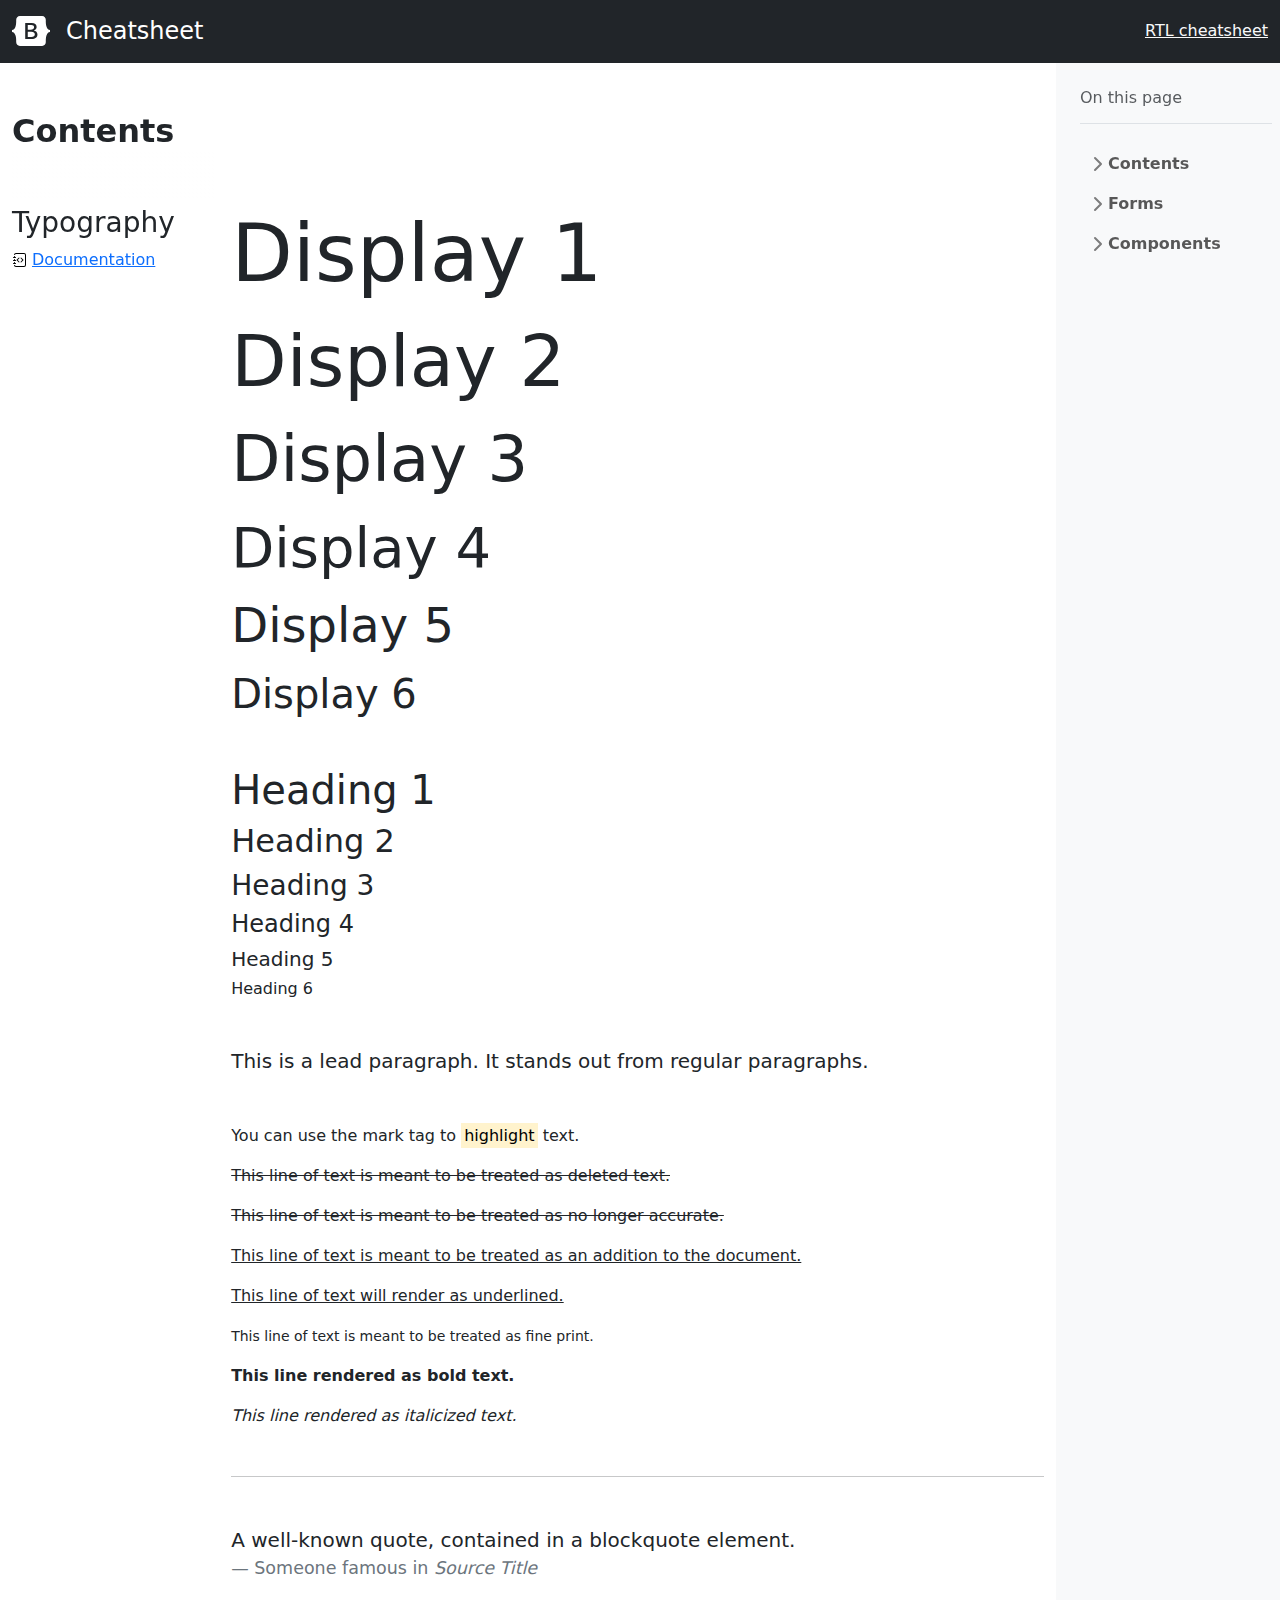
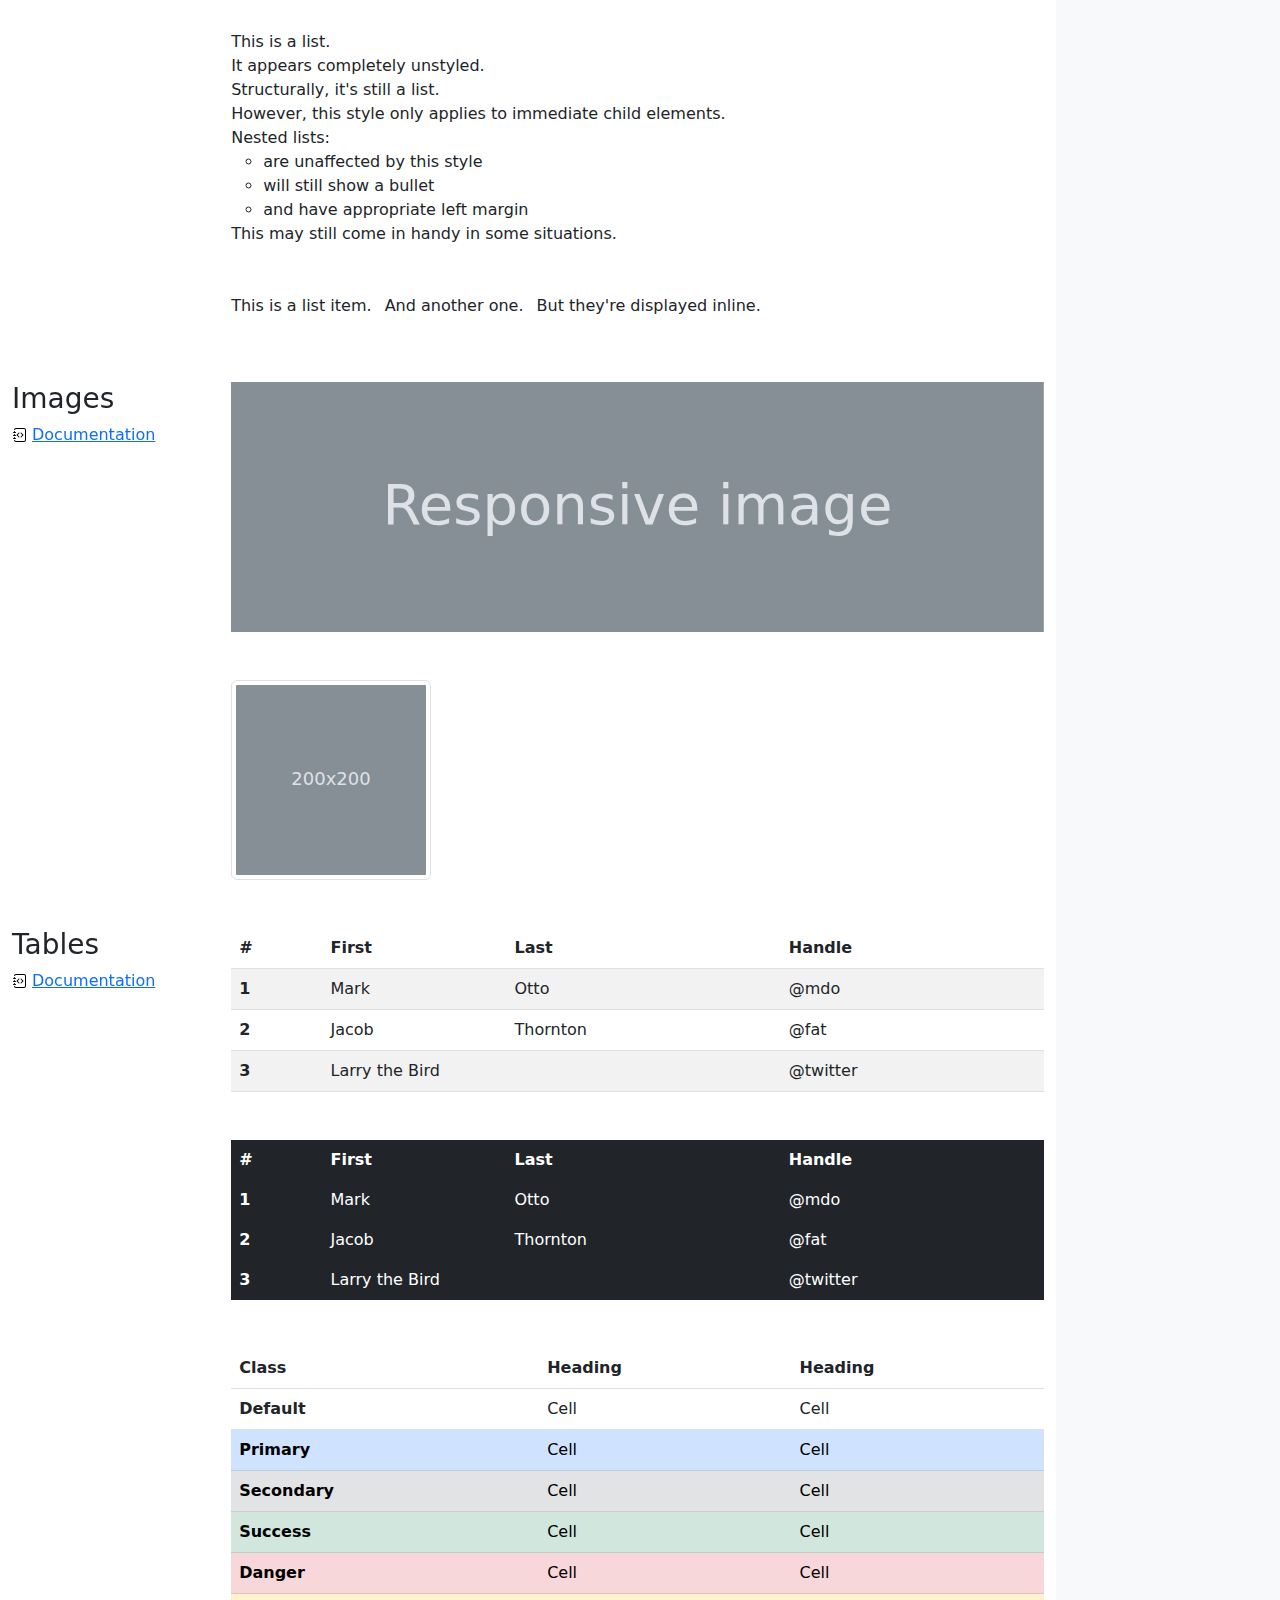
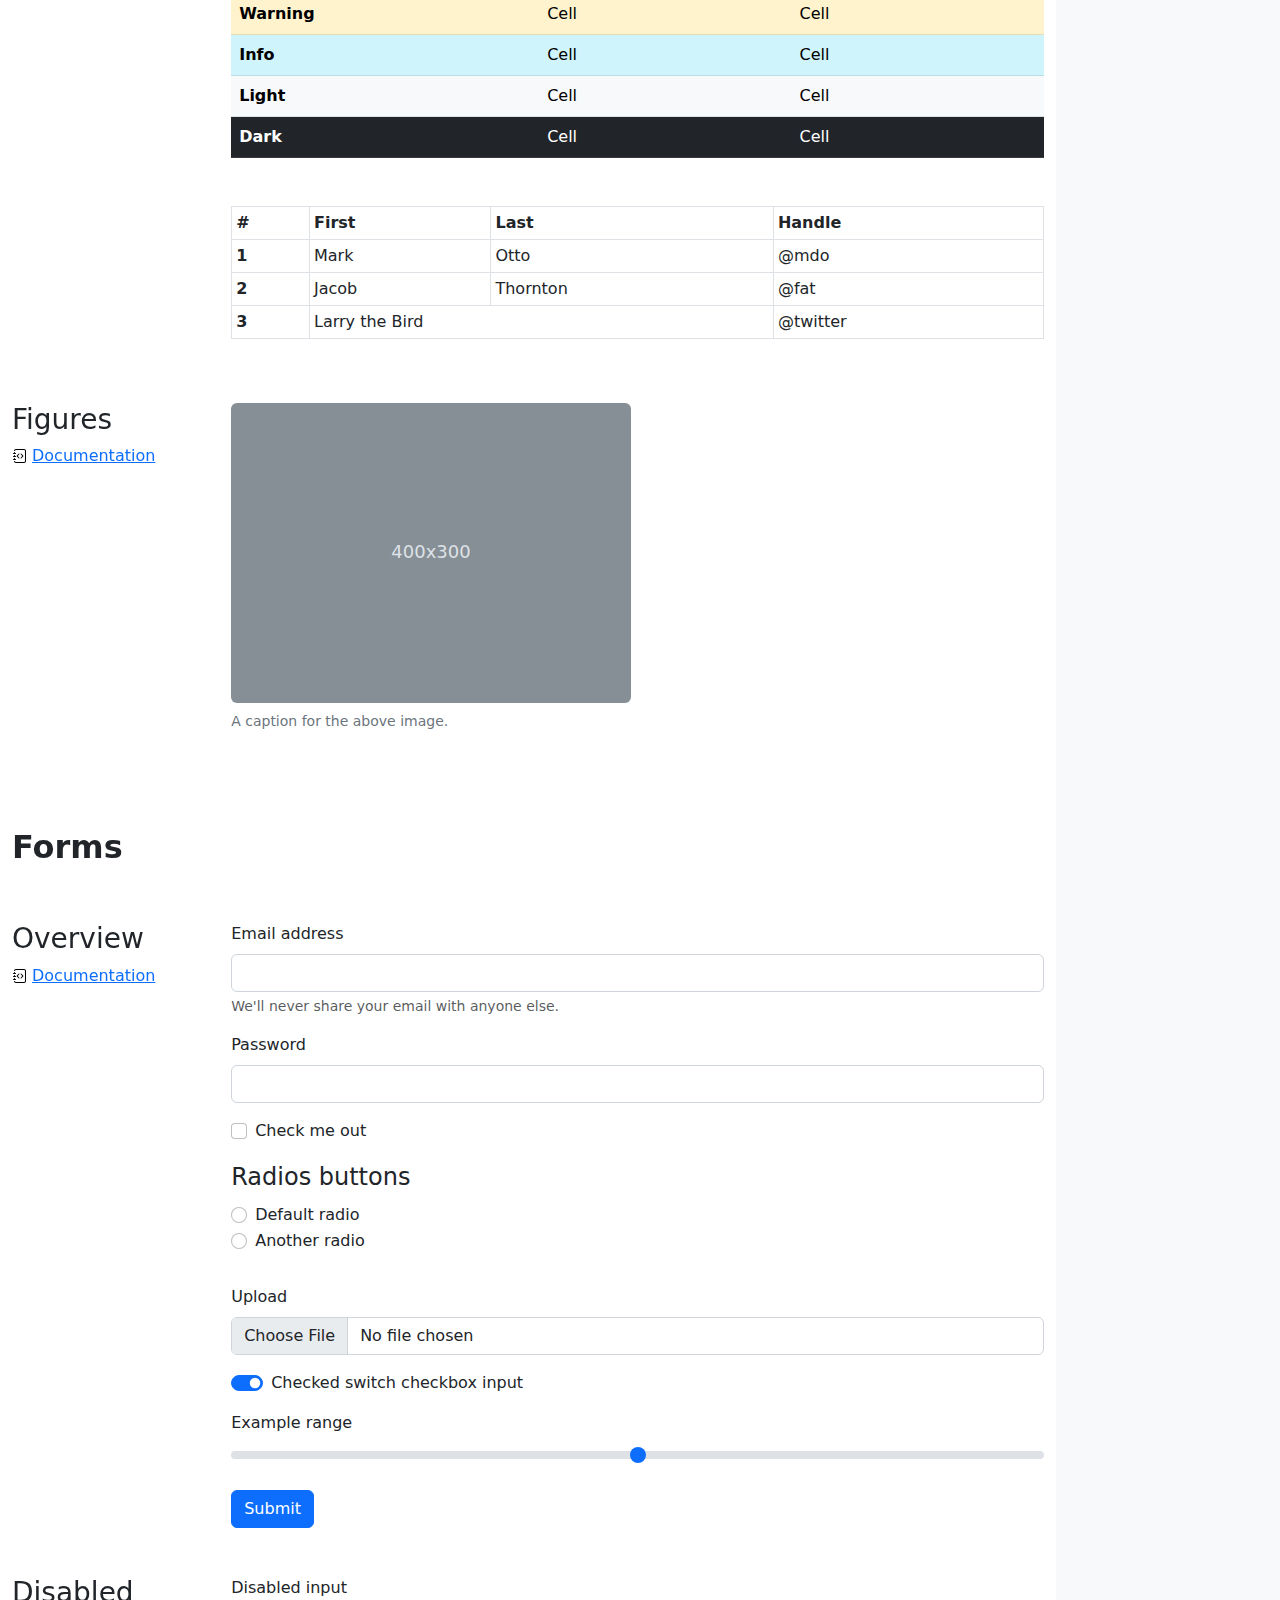
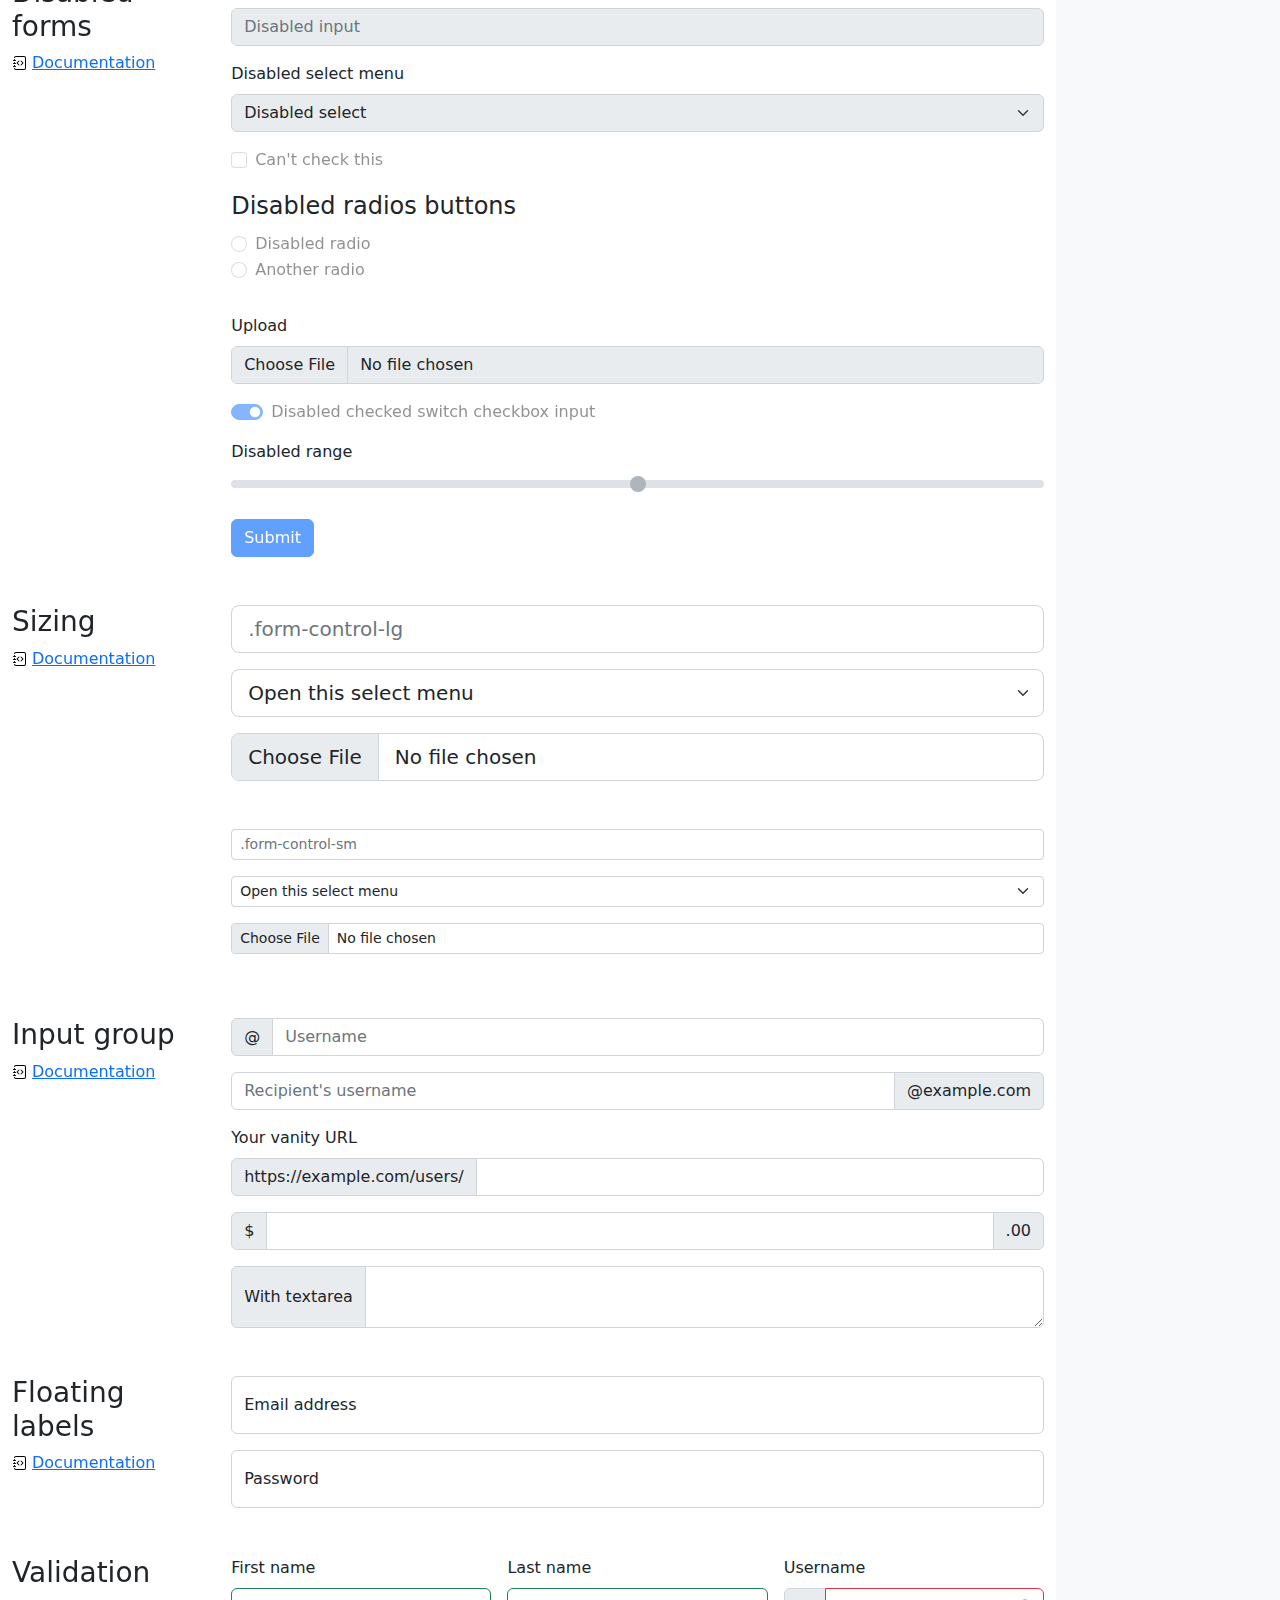
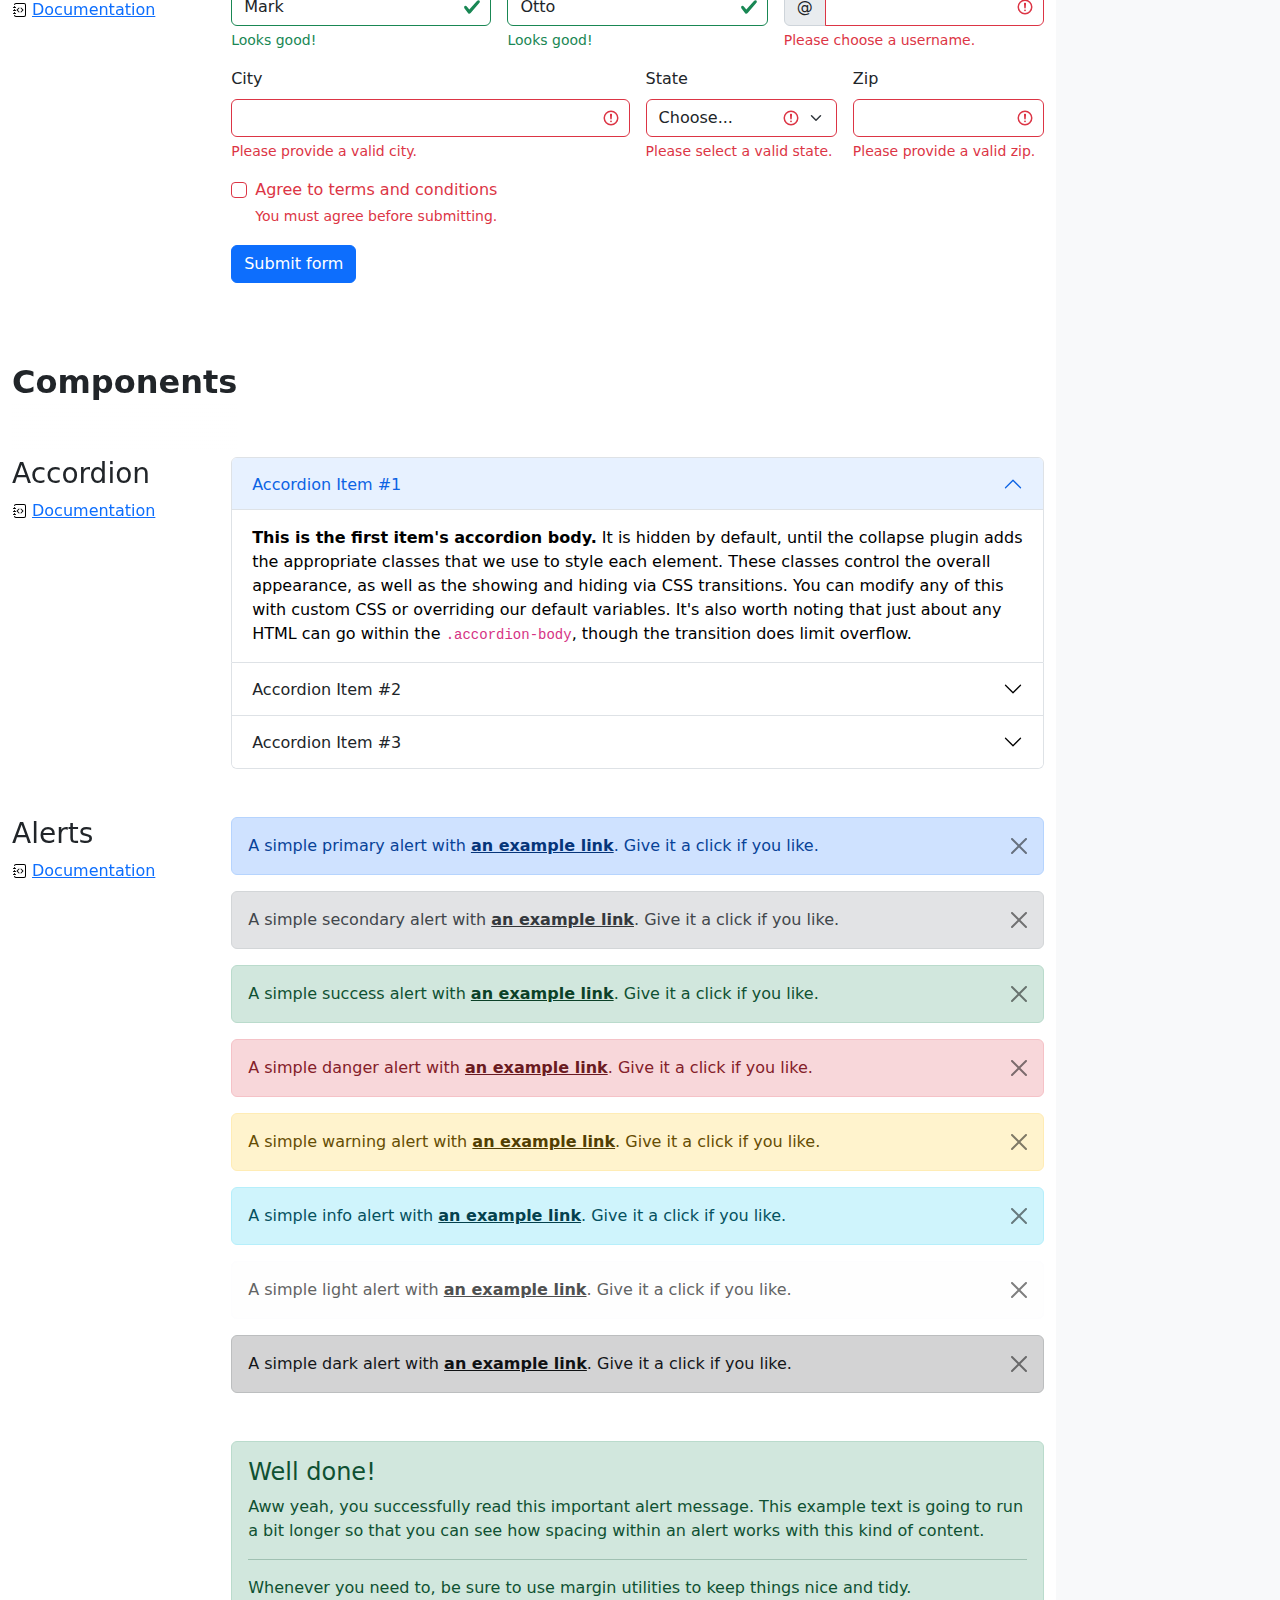
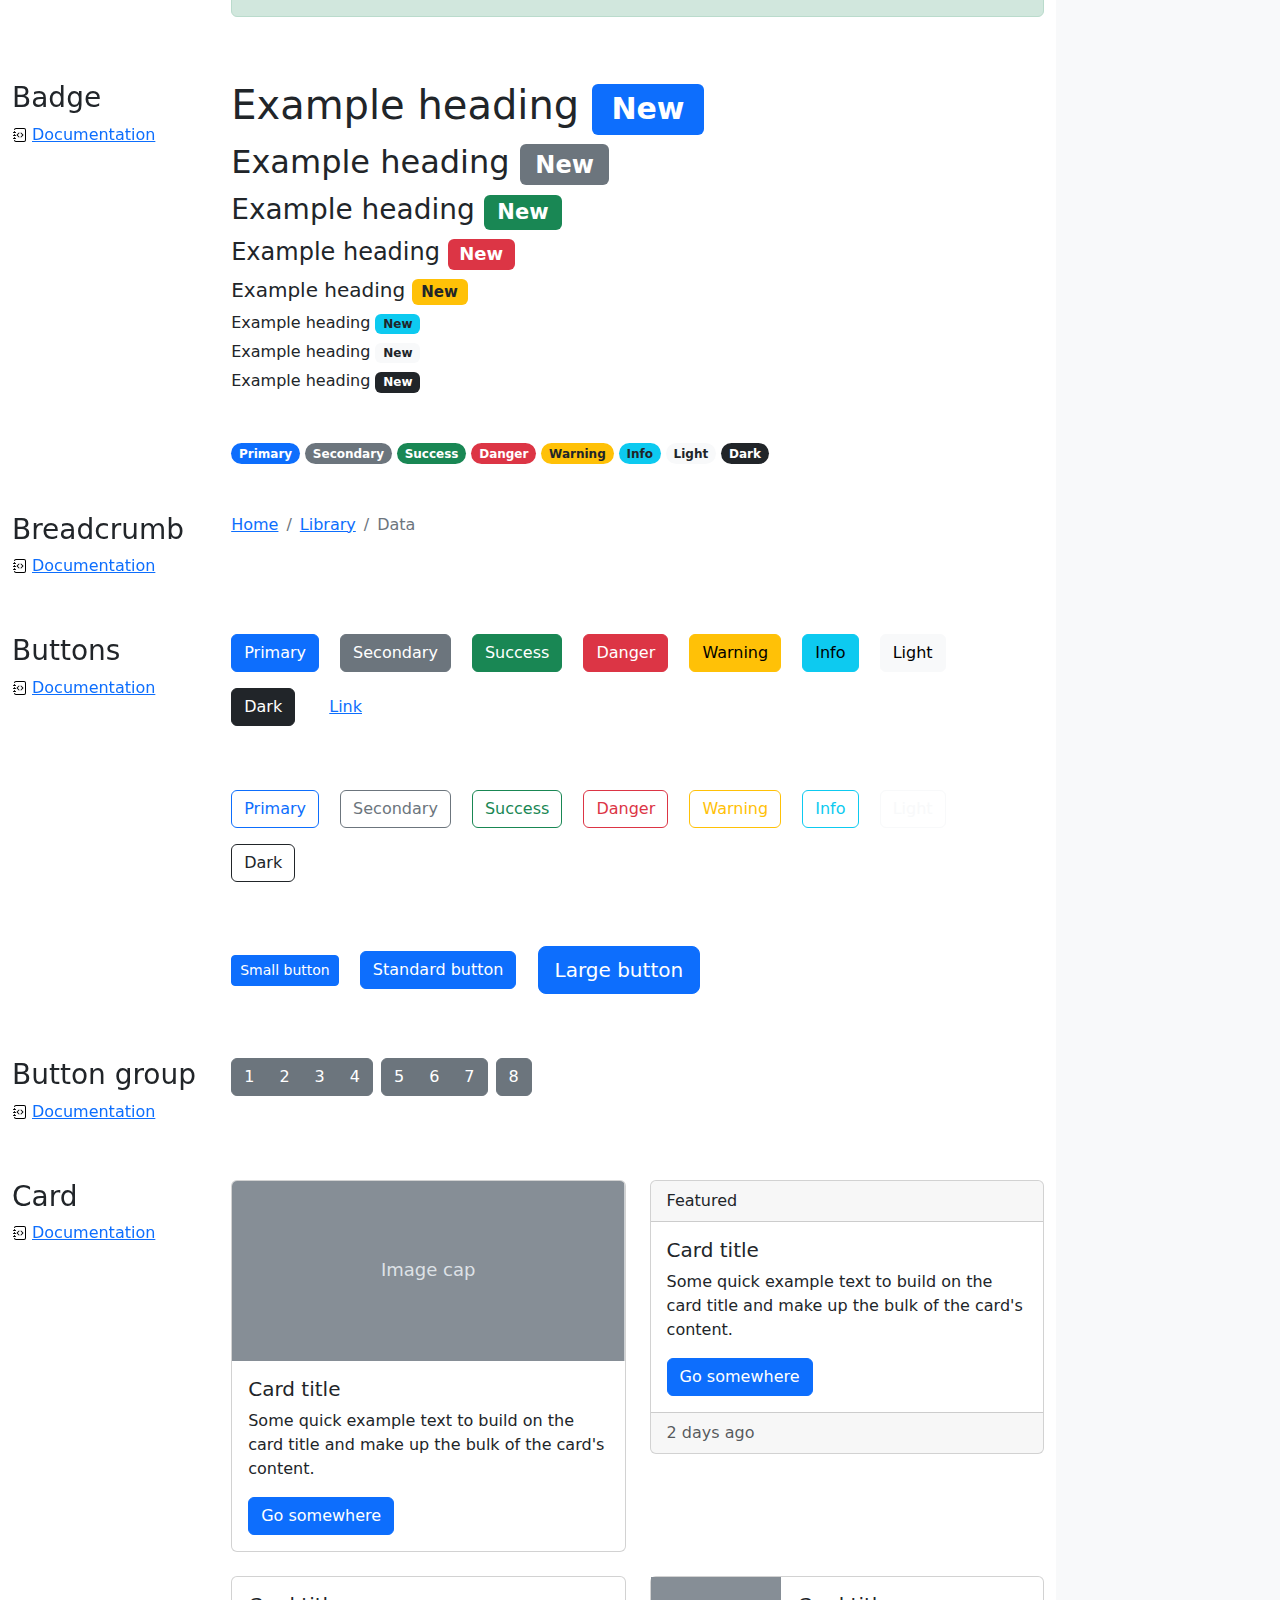
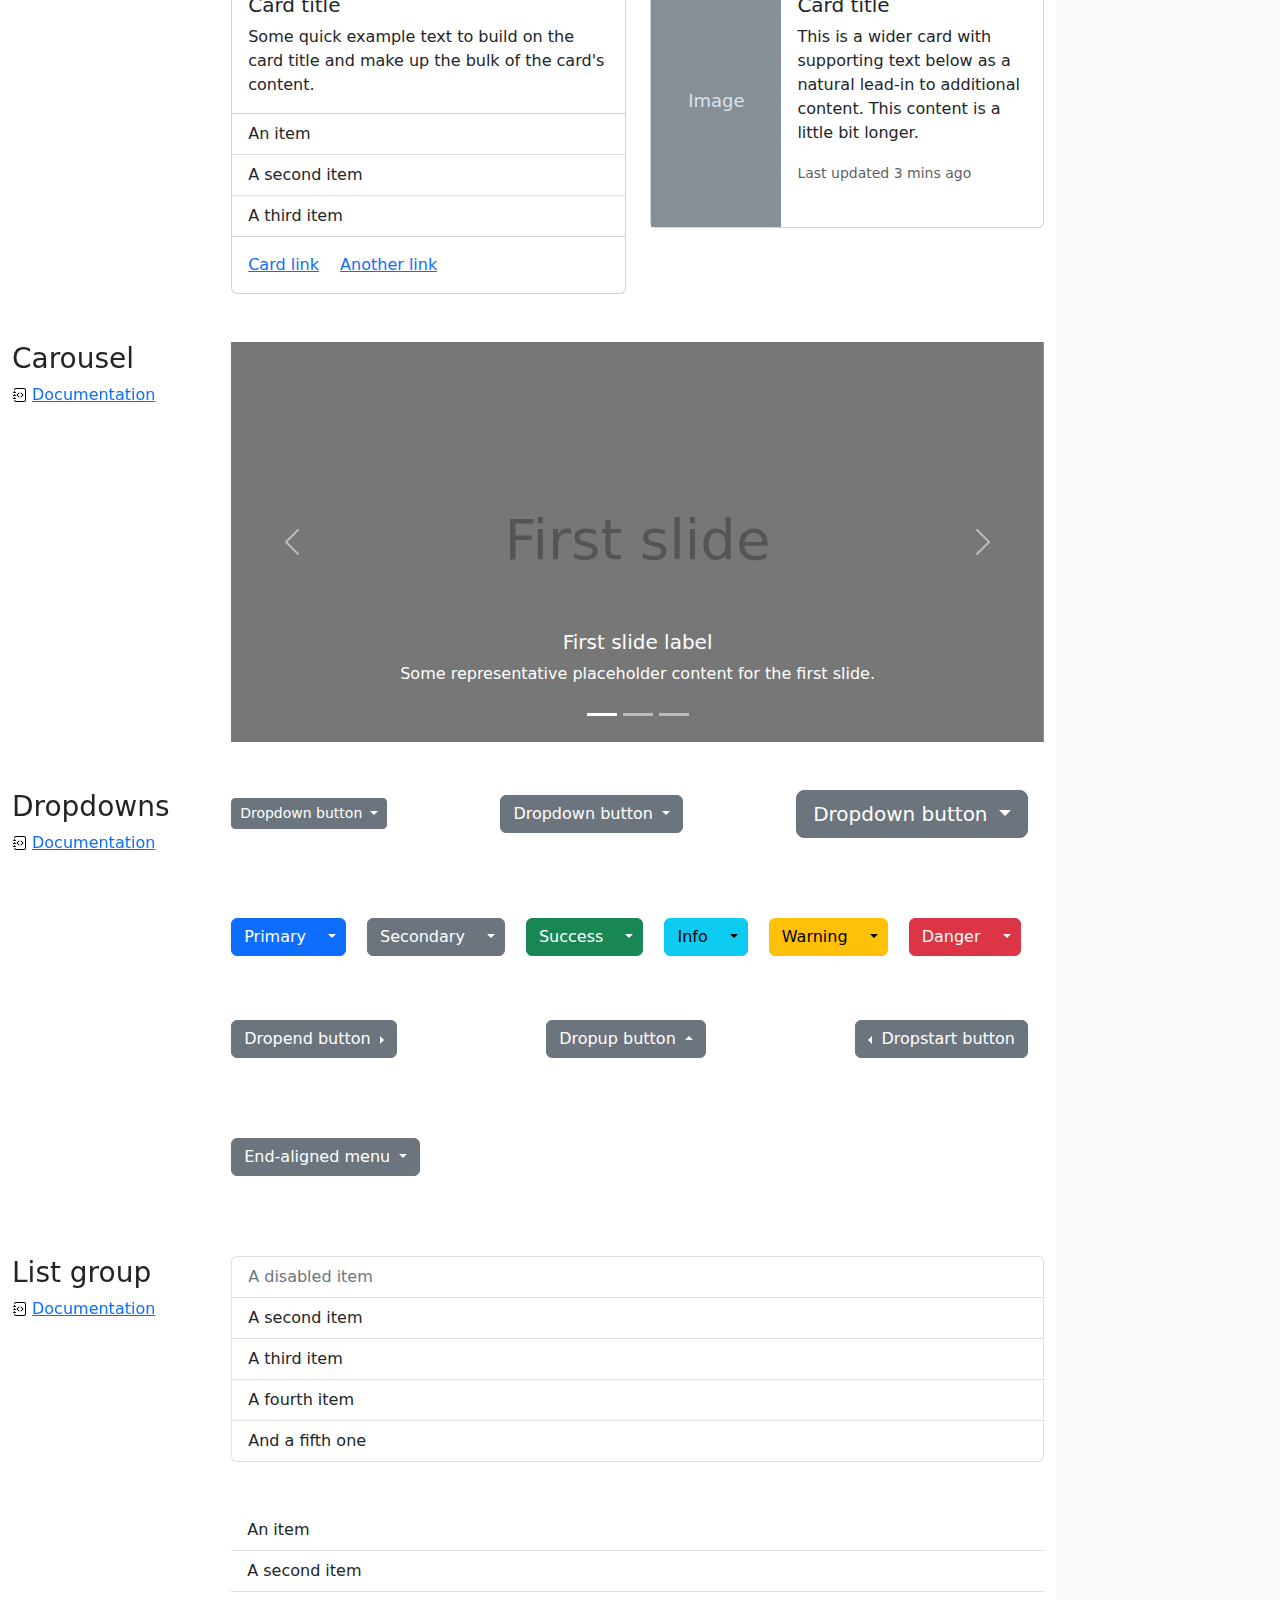
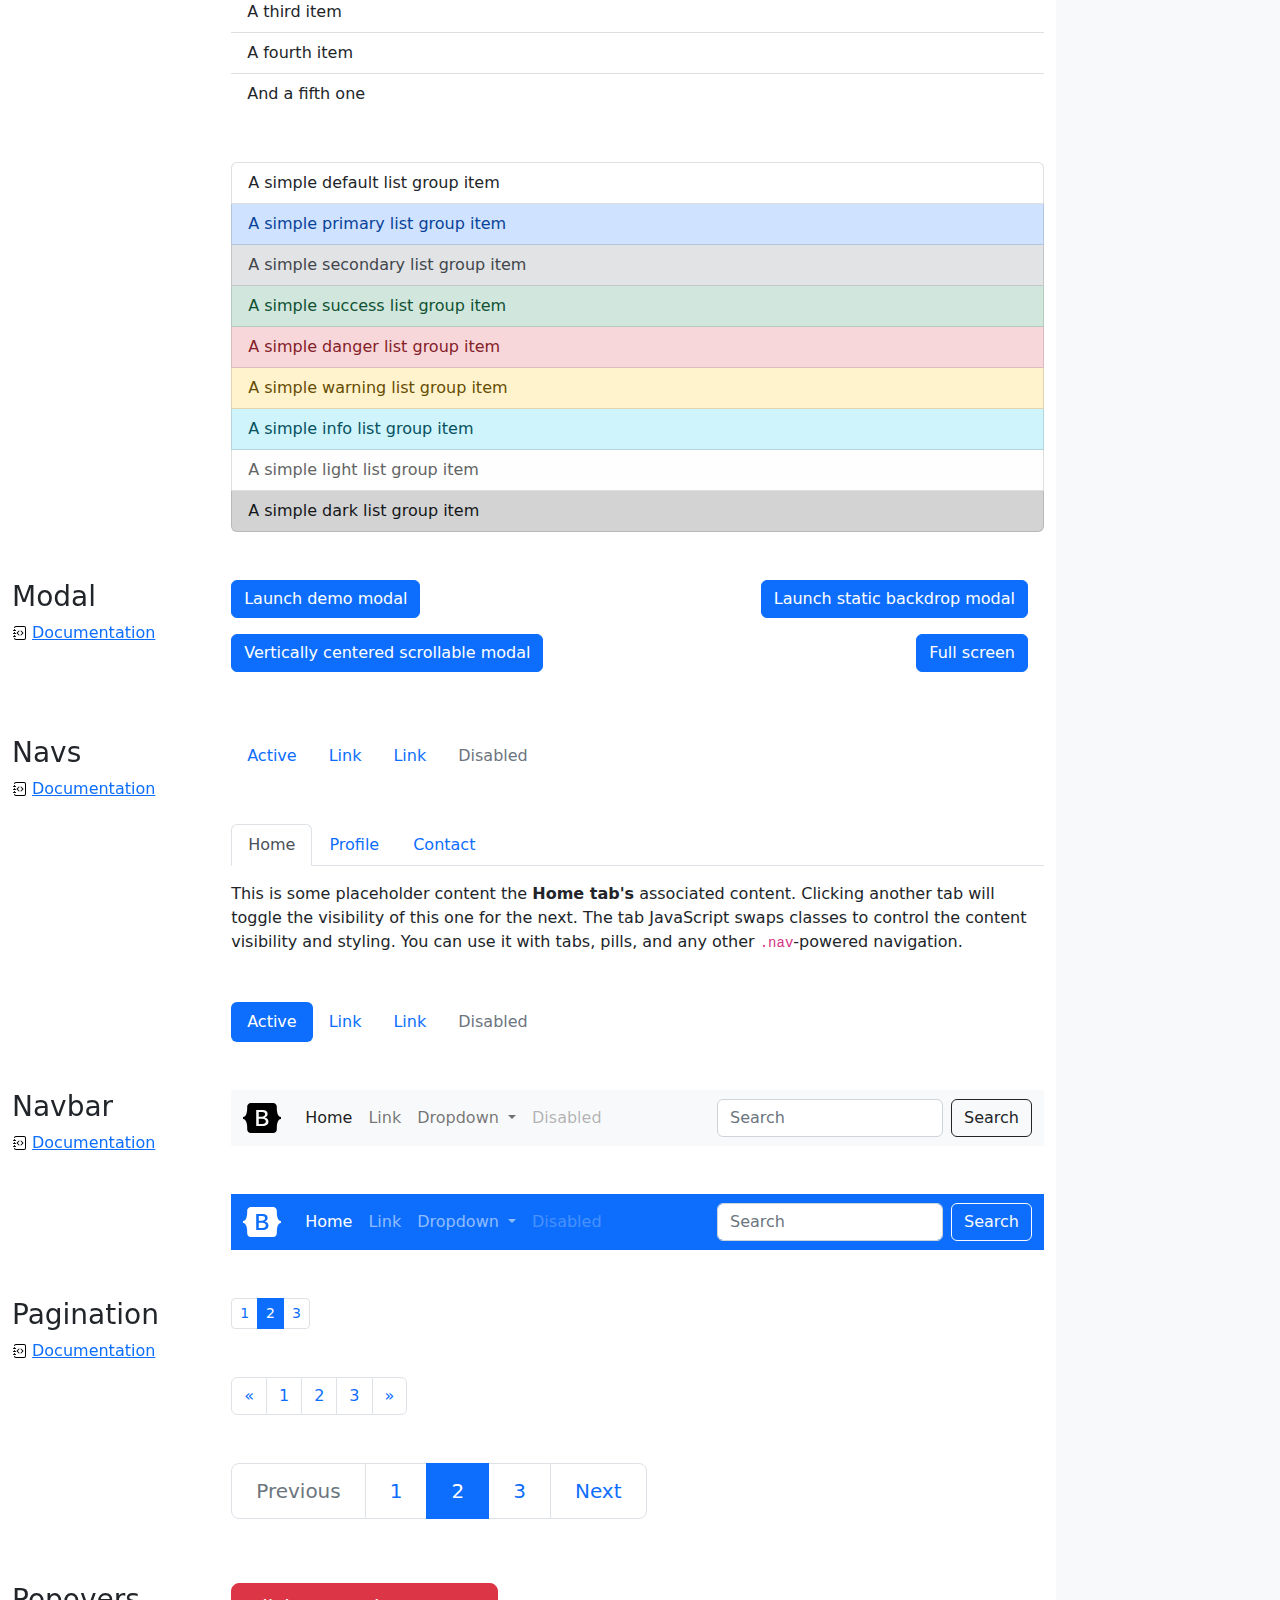
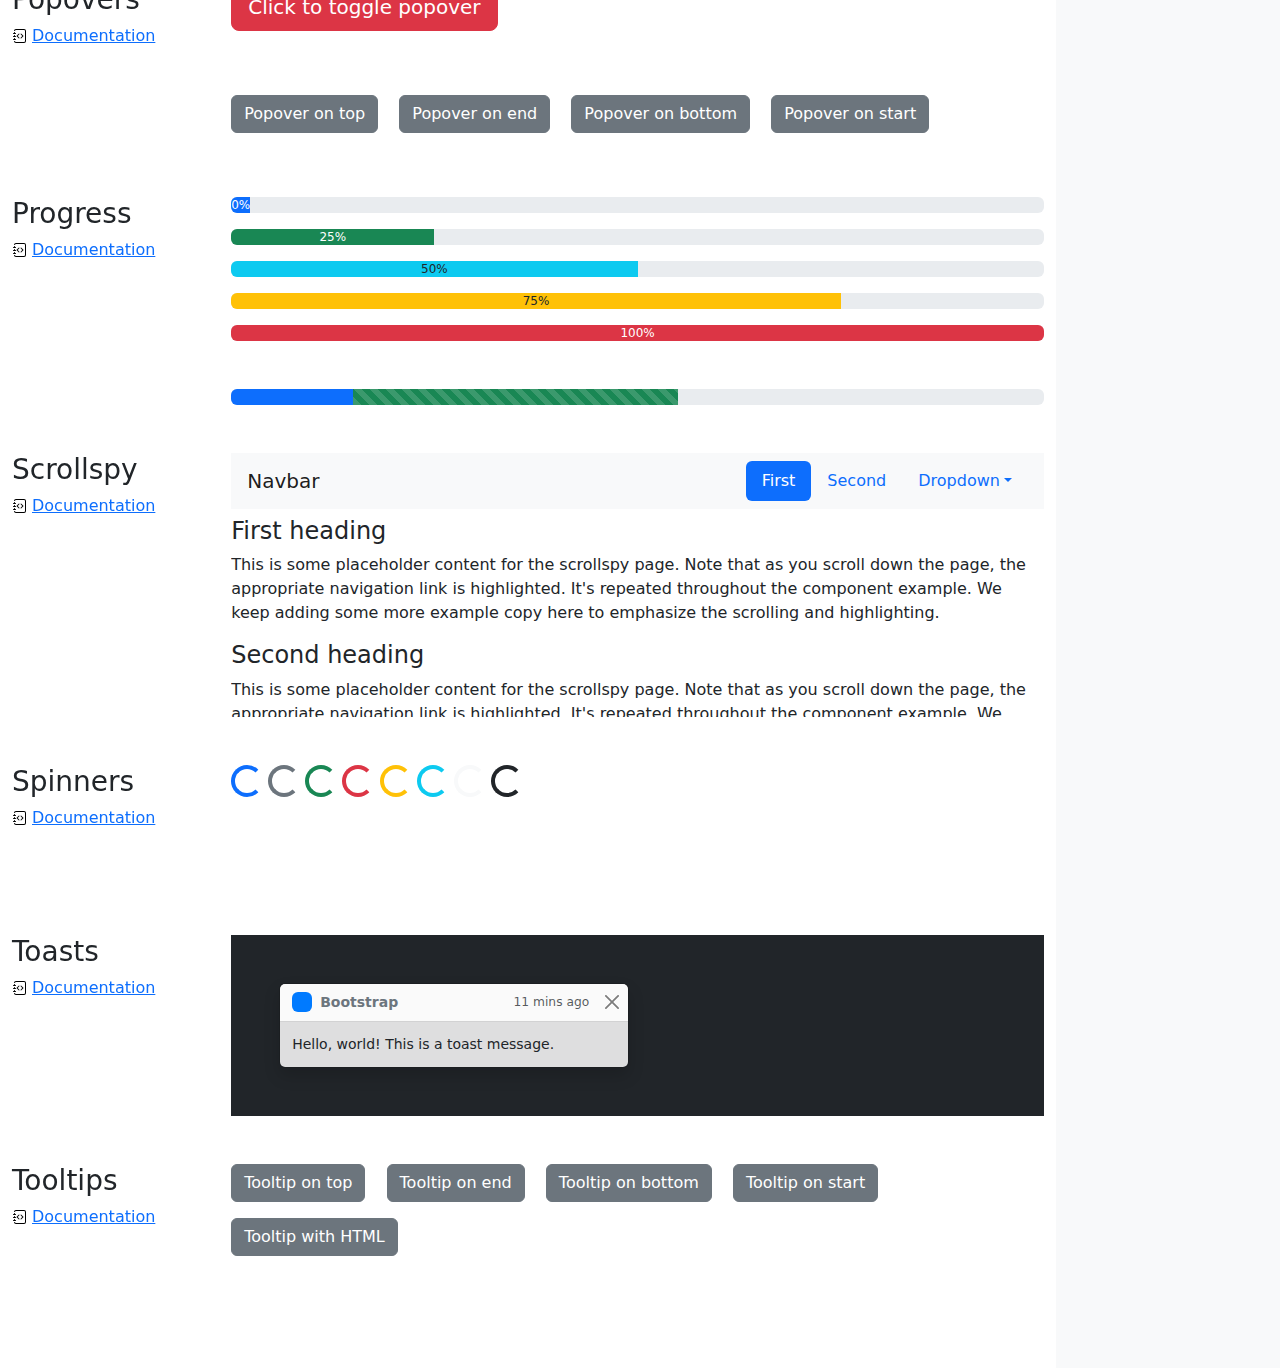
<file: bootstrap-5.2.0-beta1-examples/cheatsheet/index.html>
<!doctype html>
<html lang="en">
  <head>
    <meta charset="utf-8">
    <meta name="viewport" content="width=device-width, initial-scale=1">
    <meta name="description" content="">
    <meta name="author" content="Mark Otto, Jacob Thornton, and Bootstrap contributors">
    <meta name="generator" content="Hugo 0.98.0">
    <title>Cheatsheet · Bootstrap v5.2</title>

    <link rel="canonical" href="https://getbootstrap.com/docs/5.2/examples/cheatsheet/">

    

    

<link href="../assets/dist/css/bootstrap.min.css" rel="stylesheet">

    <style>
      .bd-placeholder-img {
        font-size: 1.125rem;
        text-anchor: middle;
        -webkit-user-select: none;
        -moz-user-select: none;
        user-select: none;
      }

      @media (min-width: 768px) {
        .bd-placeholder-img-lg {
          font-size: 3.5rem;
        }
      }

      .b-example-divider {
        height: 3rem;
        background-color: rgba(0, 0, 0, .1);
        border: solid rgba(0, 0, 0, .15);
        border-width: 1px 0;
        box-shadow: inset 0 .5em 1.5em rgba(0, 0, 0, .1), inset 0 .125em .5em rgba(0, 0, 0, .15);
      }

      .b-example-vr {
        flex-shrink: 0;
        width: 1.5rem;
        height: 100vh;
      }

      .bi {
        vertical-align: -.125em;
        fill: currentColor;
      }

      .nav-scroller {
        position: relative;
        z-index: 2;
        height: 2.75rem;
        overflow-y: hidden;
      }

      .nav-scroller .nav {
        display: flex;
        flex-wrap: nowrap;
        padding-bottom: 1rem;
        margin-top: -1px;
        overflow-x: auto;
        text-align: center;
        white-space: nowrap;
        -webkit-overflow-scrolling: touch;
      }
    </style>

    
    <!-- Custom styles for this template -->
    <link href="cheatsheet.css" rel="stylesheet">
  </head>
  <body class="bg-light">
    
<header class="bd-header bg-dark py-3 d-flex align-items-stretch border-bottom border-dark">
  <div class="container-fluid d-flex align-items-center">
    <h1 class="d-flex align-items-center fs-4 text-white mb-0">
      <img src="../assets/brand/bootstrap-logo-white.svg" width="38" height="30" class="me-3" alt="Bootstrap">
      Cheatsheet
    </h1>
    <a href="../examples/cheatsheet-rtl/" class="ms-auto link-light" hreflang="ar">RTL cheatsheet</a>
  </div>
</header>
<aside class="bd-aside sticky-xl-top text-muted align-self-start mb-3 mb-xl-5 px-2">
  <h2 class="h6 pt-4 pb-3 mb-4 border-bottom">On this page</h2>
  <nav class="small" id="toc">
    <ul class="list-unstyled">
      <li class="my-2">
        <button class="btn d-inline-flex align-items-center collapsed border-0" data-bs-toggle="collapse" aria-expanded="false" data-bs-target="#contents-collapse" aria-controls="contents-collapse">Contents</button>
        <ul class="list-unstyled ps-3 collapse" id="contents-collapse">
          <li><a class="d-inline-flex align-items-center rounded text-decoration-none" href="#typography">Typography</a></li>
          <li><a class="d-inline-flex align-items-center rounded text-decoration-none" href="#images">Images</a></li>
          <li><a class="d-inline-flex align-items-center rounded text-decoration-none" href="#tables">Tables</a></li>
          <li><a class="d-inline-flex align-items-center rounded text-decoration-none" href="#figures">Figures</a></li>
        </ul>
      </li>
      <li class="my-2">
        <button class="btn d-inline-flex align-items-center collapsed border-0" data-bs-toggle="collapse" aria-expanded="false" data-bs-target="#forms-collapse" aria-controls="forms-collapse">Forms</button>
        <ul class="list-unstyled ps-3 collapse" id="forms-collapse">
          <li><a class="d-inline-flex align-items-center rounded text-decoration-none" href="#overview">Overview</a></li>
          <li><a class="d-inline-flex align-items-center rounded text-decoration-none" href="#disabled-forms">Disabled forms</a></li>
          <li><a class="d-inline-flex align-items-center rounded text-decoration-none" href="#sizing">Sizing</a></li>
          <li><a class="d-inline-flex align-items-center rounded text-decoration-none" href="#input-group">Input group</a></li>
          <li><a class="d-inline-flex align-items-center rounded text-decoration-none" href="#floating-labels">Floating labels</a></li>
          <li><a class="d-inline-flex align-items-center rounded text-decoration-none" href="#validation">Validation</a></li>
        </ul>
      </li>
      <li class="my-2">
        <button class="btn d-inline-flex align-items-center collapsed border-0" data-bs-toggle="collapse" aria-expanded="false" data-bs-target="#components-collapse" aria-controls="components-collapse">Components</button>
        <ul class="list-unstyled ps-3 collapse" id="components-collapse">
          <li><a class="d-inline-flex align-items-center rounded text-decoration-none" href="#accordion">Accordion</a></li>
          <li><a class="d-inline-flex align-items-center rounded text-decoration-none" href="#alerts">Alerts</a></li>
          <li><a class="d-inline-flex align-items-center rounded text-decoration-none" href="#badge">Badge</a></li>
          <li><a class="d-inline-flex align-items-center rounded text-decoration-none" href="#breadcrumb">Breadcrumb</a></li>
          <li><a class="d-inline-flex align-items-center rounded text-decoration-none" href="#buttons">Buttons</a></li>
          <li><a class="d-inline-flex align-items-center rounded text-decoration-none" href="#button-group">Button group</a></li>
          <li><a class="d-inline-flex align-items-center rounded text-decoration-none" href="#card">Card</a></li>
          <li><a class="d-inline-flex align-items-center rounded text-decoration-none" href="#carousel">Carousel</a></li>
          <li><a class="d-inline-flex align-items-center rounded text-decoration-none" href="#dropdowns">Dropdowns</a></li>
          <li><a class="d-inline-flex align-items-center rounded text-decoration-none" href="#list-group">List group</a></li>
          <li><a class="d-inline-flex align-items-center rounded text-decoration-none" href="#modal">Modal</a></li>
          <li><a class="d-inline-flex align-items-center rounded text-decoration-none" href="#navs">Navs</a></li>
          <li><a class="d-inline-flex align-items-center rounded text-decoration-none" href="#navbar">Navbar</a></li>
          <li><a class="d-inline-flex align-items-center rounded text-decoration-none" href="#pagination">Pagination</a></li>
          <li><a class="d-inline-flex align-items-center rounded text-decoration-none" href="#popovers">Popovers</a></li>
          <li><a class="d-inline-flex align-items-center rounded text-decoration-none" href="#progress">Progress</a></li>
          <li><a class="d-inline-flex align-items-center rounded text-decoration-none" href="#scrollspy">Scrollspy</a></li>
          <li><a class="d-inline-flex align-items-center rounded text-decoration-none" href="#spinners">Spinners</a></li>
          <li><a class="d-inline-flex align-items-center rounded text-decoration-none" href="#toasts">Toasts</a></li>
          <li><a class="d-inline-flex align-items-center rounded text-decoration-none" href="#tooltips">Tooltips</a></li>
        </ul>
      </li>
    </ul>
  </nav>
</aside>
<div class="bd-cheatsheet container-fluid bg-body">
  <section id="content">
    <h2 class="sticky-xl-top fw-bold pt-3 pt-xl-5 pb-2 pb-xl-3">Contents</h2>

    <article class="my-3" id="typography">
      <div class="bd-heading sticky-xl-top align-self-start mt-5 mb-3 mt-xl-0 mb-xl-2">
        <h3>Typography</h3>
        <a class="d-flex align-items-center" href="../content/typography/">Documentation</a>
      </div>

      <div>
        <div class="bd-example-snippet bd-code-snippet"><div class="bd-example">
        <p class="display-1">Display 1</p>
        <p class="display-2">Display 2</p>
        <p class="display-3">Display 3</p>
        <p class="display-4">Display 4</p>
        <p class="display-5">Display 5</p>
        <p class="display-6">Display 6</p>
        </div></div>


        <div class="bd-example-snippet bd-code-snippet"><div class="bd-example">
        <p class="h1">Heading 1</p>
        <p class="h2">Heading 2</p>
        <p class="h3">Heading 3</p>
        <p class="h4">Heading 4</p>
        <p class="h5">Heading 5</p>
        <p class="h6">Heading 6</p>
        </div></div>


        <div class="bd-example-snippet bd-code-snippet"><div class="bd-example">
        <p class="lead">
          This is a lead paragraph. It stands out from regular paragraphs.
        </p>
        </div></div>


        <div class="bd-example-snippet bd-code-snippet"><div class="bd-example">
        <p>You can use the mark tag to <mark>highlight</mark> text.</p>
        <p><del>This line of text is meant to be treated as deleted text.</del></p>
        <p><s>This line of text is meant to be treated as no longer accurate.</s></p>
        <p><ins>This line of text is meant to be treated as an addition to the document.</ins></p>
        <p><u>This line of text will render as underlined.</u></p>
        <p><small>This line of text is meant to be treated as fine print.</small></p>
        <p><strong>This line rendered as bold text.</strong></p>
        <p><em>This line rendered as italicized text.</em></p>
        </div></div>


        <div class="bd-example-snippet bd-code-snippet"><div class="bd-example">
        <hr>
        </div></div>


        <div class="bd-example-snippet bd-code-snippet"><div class="bd-example">
        <blockquote class="blockquote">
          <p>A well-known quote, contained in a blockquote element.</p>
          <footer class="blockquote-footer">Someone famous in <cite title="Source Title">Source Title</cite></footer>
        </blockquote>
        </div></div>


        <div class="bd-example-snippet bd-code-snippet"><div class="bd-example">
        <ul class="list-unstyled">
          <li>This is a list.</li>
          <li>It appears completely unstyled.</li>
          <li>Structurally, it's still a list.</li>
          <li>However, this style only applies to immediate child elements.</li>
          <li>Nested lists:
            <ul>
              <li>are unaffected by this style</li>
              <li>will still show a bullet</li>
              <li>and have appropriate left margin</li>
            </ul>
          </li>
          <li>This may still come in handy in some situations.</li>
        </ul>
        </div></div>


        <div class="bd-example-snippet bd-code-snippet"><div class="bd-example">
        <ul class="list-inline">
          <li class="list-inline-item">This is a list item.</li>
          <li class="list-inline-item">And another one.</li>
          <li class="list-inline-item">But they're displayed inline.</li>
        </ul>
        </div></div>

      </div>
    </article>
    <article class="my-3" id="images">
      <div class="bd-heading sticky-xl-top align-self-start mt-5 mb-3 mt-xl-0 mb-xl-2">
        <h3>Images</h3>
        <a class="d-flex align-items-center" href="../content/images/">Documentation</a>
      </div>

      <div>
        <div class="bd-example-snippet bd-code-snippet"><div class="bd-example">
        <svg class="bd-placeholder-img bd-placeholder-img-lg img-fluid" width="100%" height="250" xmlns="http://www.w3.org/2000/svg" role="img" aria-label="Placeholder: Responsive image" preserveAspectRatio="xMidYMid slice" focusable="false"><title>Placeholder</title><rect width="100%" height="100%" fill="#868e96"/><text x="50%" y="50%" fill="#dee2e6" dy=".3em">Responsive image</text></svg>

        </div></div>


        <div class="bd-example-snippet bd-code-snippet"><div class="bd-example">
        <svg class="bd-placeholder-img img-thumbnail" width="200" height="200" xmlns="http://www.w3.org/2000/svg" role="img" aria-label="A generic square placeholder image with a white border around it, making it resemble a photograph taken with an old instant camera: 200x200" preserveAspectRatio="xMidYMid slice" focusable="false"><title>A generic square placeholder image with a white border around it, making it resemble a photograph taken with an old instant camera</title><rect width="100%" height="100%" fill="#868e96"/><text x="50%" y="50%" fill="#dee2e6" dy=".3em">200x200</text></svg>

        </div></div>

      </div>
    </article>
    <article class="my-3" id="tables">
      <div class="bd-heading sticky-xl-top align-self-start mt-5 mb-3 mt-xl-0 mb-xl-2">
        <h3>Tables</h3>
        <a class="d-flex align-items-center" href="../content/tables/">Documentation</a>
      </div>

      <div>
        <div class="bd-example-snippet bd-code-snippet"><div class="bd-example">
        <table class="table table-striped">
          <thead>
          <tr>
            <th scope="col">#</th>
            <th scope="col">First</th>
            <th scope="col">Last</th>
            <th scope="col">Handle</th>
          </tr>
          </thead>
          <tbody>
          <tr>
            <th scope="row">1</th>
            <td>Mark</td>
            <td>Otto</td>
            <td>@mdo</td>
          </tr>
          <tr>
            <th scope="row">2</th>
            <td>Jacob</td>
            <td>Thornton</td>
            <td>@fat</td>
          </tr>
          <tr>
            <th scope="row">3</th>
            <td colspan="2">Larry the Bird</td>
            <td>@twitter</td>
          </tr>
          </tbody>
        </table>
        </div></div>


        <div class="bd-example-snippet bd-code-snippet"><div class="bd-example">
        <table class="table table-dark table-borderless">
          <thead>
          <tr>
            <th scope="col">#</th>
            <th scope="col">First</th>
            <th scope="col">Last</th>
            <th scope="col">Handle</th>
          </tr>
          </thead>
          <tbody>
          <tr>
            <th scope="row">1</th>
            <td>Mark</td>
            <td>Otto</td>
            <td>@mdo</td>
          </tr>
          <tr>
            <th scope="row">2</th>
            <td>Jacob</td>
            <td>Thornton</td>
            <td>@fat</td>
          </tr>
          <tr>
            <th scope="row">3</th>
            <td colspan="2">Larry the Bird</td>
            <td>@twitter</td>
          </tr>
          </tbody>
        </table>
        </div></div>


        <div class="bd-example-snippet bd-code-snippet"><div class="bd-example">
        <table class="table table-hover">
          <thead>
          <tr>
            <th scope="col">Class</th>
            <th scope="col">Heading</th>
            <th scope="col">Heading</th>
          </tr>
          </thead>
          <tbody>
          <tr>
            <th scope="row">Default</th>
            <td>Cell</td>
            <td>Cell</td>
          </tr>
          
          <tr class="table-primary">
            <th scope="row">Primary</th>
            <td>Cell</td>
            <td>Cell</td>
          </tr>
          <tr class="table-secondary">
            <th scope="row">Secondary</th>
            <td>Cell</td>
            <td>Cell</td>
          </tr>
          <tr class="table-success">
            <th scope="row">Success</th>
            <td>Cell</td>
            <td>Cell</td>
          </tr>
          <tr class="table-danger">
            <th scope="row">Danger</th>
            <td>Cell</td>
            <td>Cell</td>
          </tr>
          <tr class="table-warning">
            <th scope="row">Warning</th>
            <td>Cell</td>
            <td>Cell</td>
          </tr>
          <tr class="table-info">
            <th scope="row">Info</th>
            <td>Cell</td>
            <td>Cell</td>
          </tr>
          <tr class="table-light">
            <th scope="row">Light</th>
            <td>Cell</td>
            <td>Cell</td>
          </tr>
          <tr class="table-dark">
            <th scope="row">Dark</th>
            <td>Cell</td>
            <td>Cell</td>
          </tr>
          </tbody>
        </table>
        </div></div>


        <div class="bd-example-snippet bd-code-snippet"><div class="bd-example">
        <table class="table table-sm table-bordered">
          <thead>
          <tr>
            <th scope="col">#</th>
            <th scope="col">First</th>
            <th scope="col">Last</th>
            <th scope="col">Handle</th>
          </tr>
          </thead>
          <tbody>
          <tr>
            <th scope="row">1</th>
            <td>Mark</td>
            <td>Otto</td>
            <td>@mdo</td>
          </tr>
          <tr>
            <th scope="row">2</th>
            <td>Jacob</td>
            <td>Thornton</td>
            <td>@fat</td>
          </tr>
          <tr>
            <th scope="row">3</th>
            <td colspan="2">Larry the Bird</td>
            <td>@twitter</td>
          </tr>
          </tbody>
        </table>
        </div></div>

      </div>
    </article>
    <article class="my-3" id="figures">
      <div class="bd-heading sticky-xl-top align-self-start mt-5 mb-3 mt-xl-0 mb-xl-2">
        <h3>Figures</h3>
        <a class="d-flex align-items-center" href="../content/figures/">Documentation</a>
      </div>

      <div>
        <div class="bd-example-snippet bd-code-snippet"><div class="bd-example">
        <figure class="figure">
          <svg class="bd-placeholder-img figure-img img-fluid rounded" width="400" height="300" xmlns="http://www.w3.org/2000/svg" role="img" aria-label="Placeholder: 400x300" preserveAspectRatio="xMidYMid slice" focusable="false"><title>Placeholder</title><rect width="100%" height="100%" fill="#868e96"/><text x="50%" y="50%" fill="#dee2e6" dy=".3em">400x300</text></svg>

          <figcaption class="figure-caption">A caption for the above image.</figcaption>
        </figure>
        </div></div>

      </div>
    </article>
  </section>

  <section id="forms">
    <h2 class="sticky-xl-top fw-bold pt-3 pt-xl-5 pb-2 pb-xl-3">Forms</h2>

    <article class="my-3" id="overview">
      <div class="bd-heading sticky-xl-top align-self-start mt-5 mb-3 mt-xl-0 mb-xl-2">
        <h3>Overview</h3>
        <a class="d-flex align-items-center" href="../forms/overview/">Documentation</a>
      </div>

      <div>
        <div class="bd-example-snippet bd-code-snippet"><div class="bd-example">
        <form>
          <div class="mb-3">
            <label for="exampleInputEmail1" class="form-label">Email address</label>
            <input type="email" class="form-control" id="exampleInputEmail1" aria-describedby="emailHelp">
            <div id="emailHelp" class="form-text">We'll never share your email with anyone else.</div>
          </div>
          <div class="mb-3">
            <label for="exampleInputPassword1" class="form-label">Password</label>
            <input type="password" class="form-control" id="exampleInputPassword1">
          </div>
          <div class="mb-3 form-check">
            <input type="checkbox" class="form-check-input" id="exampleCheck1">
            <label class="form-check-label" for="exampleCheck1">Check me out</label>
          </div>
          <fieldset class="mb-3">
            <legend>Radios buttons</legend>
            <div class="form-check">
              <input type="radio" name="radios" class="form-check-input" id="exampleRadio1">
              <label class="form-check-label" for="exampleRadio1">Default radio</label>
            </div>
            <div class="mb-3 form-check">
              <input type="radio" name="radios" class="form-check-input" id="exampleRadio2">
              <label class="form-check-label" for="exampleRadio2">Another radio</label>
            </div>
          </fieldset>
          <div class="mb-3">
            <label class="form-label" for="customFile">Upload</label>
            <input type="file" class="form-control" id="customFile">
          </div>
          <div class="mb-3 form-check form-switch">
            <input class="form-check-input" type="checkbox" role="switch" id="flexSwitchCheckChecked" checked>
            <label class="form-check-label" for="flexSwitchCheckChecked">Checked switch checkbox input</label>
          </div>
          <div class="mb-3">
            <label for="customRange3" class="form-label">Example range</label>
            <input type="range" class="form-range" min="0" max="5" step="0.5" id="customRange3">
          </div>
          <button type="submit" class="btn btn-primary">Submit</button>
        </form>
        </div></div>

      </div>
    </article>
    <article class="my-3" id="disabled-forms">
      <div class="bd-heading sticky-xl-top align-self-start mt-5 mb-3 mt-xl-0 mb-xl-2">
        <h3>Disabled forms</h3>
        <a class="d-flex align-items-center" href="../forms/overview/#disabled-forms">Documentation</a>
      </div>

      <div>
        <div class="bd-example-snippet bd-code-snippet"><div class="bd-example">
        <form>
          <fieldset disabled aria-label="Disabled fieldset example">
            <div class="mb-3">
              <label for="disabledTextInput" class="form-label">Disabled input</label>
              <input type="text" id="disabledTextInput" class="form-control" placeholder="Disabled input">
            </div>
            <div class="mb-3">
              <label for="disabledSelect" class="form-label">Disabled select menu</label>
              <select id="disabledSelect" class="form-select">
                <option>Disabled select</option>
              </select>
            </div>
            <div class="mb-3">
              <div class="form-check">
                <input class="form-check-input" type="checkbox" id="disabledFieldsetCheck" disabled>
                <label class="form-check-label" for="disabledFieldsetCheck">
                  Can't check this
                </label>
              </div>
            </div>
            <fieldset class="mb-3">
              <legend>Disabled radios buttons</legend>
              <div class="form-check">
                <input type="radio" name="radios" class="form-check-input" id="disabledRadio1" disabled>
                <label class="form-check-label" for="disabledRadio1">Disabled radio</label>
              </div>
              <div class="mb-3 form-check">
                <input type="radio" name="radios" class="form-check-input" id="disabledRadio2" disabled>
                <label class="form-check-label" for="disabledRadio2">Another radio</label>
              </div>
            </fieldset>
            <div class="mb-3">
              <label class="form-label" for="disabledCustomFile">Upload</label>
              <input type="file" class="form-control" id="disabledCustomFile" disabled>
            </div>
            <div class="mb-3 form-check form-switch">
              <input class="form-check-input" type="checkbox" role="switch" id="disabledSwitchCheckChecked" checked disabled>
              <label class="form-check-label" for="disabledSwitchCheckChecked">Disabled checked switch checkbox input</label>
            </div>
            <div class="mb-3">
              <label for="disabledRange" class="form-label">Disabled range</label>
              <input type="range" class="form-range" min="0" max="5" step="0.5" id="disabledRange">
            </div>
            <button type="submit" class="btn btn-primary">Submit</button>
          </fieldset>
        </form>
        </div></div>

      </div>
    </article>
    <article class="my-3" id="sizing">
      <div class="bd-heading sticky-xl-top align-self-start mt-5 mb-3 mt-xl-0 mb-xl-2">
        <h3>Sizing</h3>
        <a class="d-flex align-items-center" href="../forms/form-control/#sizing">Documentation</a>
      </div>

      <div>
        <div class="bd-example-snippet bd-code-snippet"><div class="bd-example">
        <div class="mb-3">
          <input class="form-control form-control-lg" type="text" placeholder=".form-control-lg" aria-label=".form-control-lg example">
        </div>
        <div class="mb-3">
          <select class="form-select form-select-lg mb-3" aria-label=".form-select-lg example">
            <option selected>Open this select menu</option>
            <option value="1">One</option>
            <option value="2">Two</option>
            <option value="3">Three</option>
          </select>
        </div>
        <div class="mb-3">
          <input type="file" class="form-control form-control-lg" aria-label="Large file input example">
        </div>
        </div></div>


        <div class="bd-example-snippet bd-code-snippet"><div class="bd-example">
        <div class="mb-3">
          <input class="form-control form-control-sm" type="text" placeholder=".form-control-sm" aria-label=".form-control-sm example">
        </div>
        <div class="mb-3">
          <select class="form-select form-select-sm" aria-label=".form-select-sm example">
            <option selected>Open this select menu</option>
            <option value="1">One</option>
            <option value="2">Two</option>
            <option value="3">Three</option>
          </select>
        </div>
        <div class="mb-3">
          <input type="file" class="form-control form-control-sm" aria-label="Small file input example">
        </div>
        </div></div>

      </div>
    </article>
    <article class="my-3" id="input-group">
      <div class="bd-heading sticky-xl-top align-self-start mt-5 mb-3 mt-xl-0 mb-xl-2">
        <h3>Input group</h3>
        <a class="d-flex align-items-center" href="../forms/input-group/">Documentation</a>
      </div>

      <div>
        <div class="bd-example-snippet bd-code-snippet"><div class="bd-example">
        <div class="input-group mb-3">
          <span class="input-group-text" id="basic-addon1">@</span>
          <input type="text" class="form-control" placeholder="Username" aria-label="Username" aria-describedby="basic-addon1">
        </div>
        <div class="input-group mb-3">
          <input type="text" class="form-control" placeholder="Recipient's username" aria-label="Recipient's username" aria-describedby="basic-addon2">
          <span class="input-group-text" id="basic-addon2">@example.com</span>
        </div>
        <label for="basic-url" class="form-label">Your vanity URL</label>
        <div class="input-group mb-3">
          <span class="input-group-text" id="basic-addon3">https://example.com/users/</span>
          <input type="text" class="form-control" id="basic-url" aria-describedby="basic-addon3">
        </div>
        <div class="input-group mb-3">
          <span class="input-group-text">$</span>
          <input type="text" class="form-control" aria-label="Amount (to the nearest dollar)">
          <span class="input-group-text">.00</span>
        </div>
        <div class="input-group">
          <span class="input-group-text">With textarea</span>
          <textarea class="form-control" aria-label="With textarea"></textarea>
        </div>
        </div></div>

      </div>
    </article>
    <article class="my-3" id="floating-labels">
      <div class="bd-heading sticky-xl-top align-self-start mt-5 mb-3 mt-xl-0 mb-xl-2">
        <h3>Floating labels</h3>
        <a class="d-flex align-items-center" href="../forms/floating-labels/">Documentation</a>
      </div>

      <div>
        <div class="bd-example-snippet bd-code-snippet"><div class="bd-example">
        <form>
          <div class="form-floating mb-3">
            <input type="email" class="form-control" id="floatingInput" placeholder="name@example.com">
            <label for="floatingInput">Email address</label>
          </div>
          <div class="form-floating">
            <input type="password" class="form-control" id="floatingPassword" placeholder="Password">
            <label for="floatingPassword">Password</label>
          </div>
        </form>
        </div></div>

      </div>
    </article>
    <article class="my-3" id="validation">
      <div class="bd-heading sticky-xl-top align-self-start mt-5 mb-3 mt-xl-0 mb-xl-2">
        <h3>Validation</h3>
        <a class="d-flex align-items-center" href="../forms/validation/">Documentation</a>
      </div>

      <div>
        <div class="bd-example-snippet bd-code-snippet"><div class="bd-example">
        <form class="row g-3">
          <div class="col-md-4">
            <label for="validationServer01" class="form-label">First name</label>
            <input type="text" class="form-control is-valid" id="validationServer01" value="Mark" required>
            <div class="valid-feedback">
              Looks good!
            </div>
          </div>
          <div class="col-md-4">
            <label for="validationServer02" class="form-label">Last name</label>
            <input type="text" class="form-control is-valid" id="validationServer02" value="Otto" required>
            <div class="valid-feedback">
              Looks good!
            </div>
          </div>
          <div class="col-md-4">
            <label for="validationServerUsername" class="form-label">Username</label>
            <div class="input-group has-validation">
              <span class="input-group-text" id="inputGroupPrepend3">@</span>
              <input type="text" class="form-control is-invalid" id="validationServerUsername" aria-describedby="inputGroupPrepend3" required>
              <div class="invalid-feedback">
                Please choose a username.
              </div>
            </div>
          </div>
          <div class="col-md-6">
            <label for="validationServer03" class="form-label">City</label>
            <input type="text" class="form-control is-invalid" id="validationServer03" required>
            <div class="invalid-feedback">
              Please provide a valid city.
            </div>
          </div>
          <div class="col-md-3">
            <label for="validationServer04" class="form-label">State</label>
            <select class="form-select is-invalid" id="validationServer04" required>
              <option selected disabled value="">Choose...</option>
              <option>...</option>
            </select>
            <div class="invalid-feedback">
              Please select a valid state.
            </div>
          </div>
          <div class="col-md-3">
            <label for="validationServer05" class="form-label">Zip</label>
            <input type="text" class="form-control is-invalid" id="validationServer05" required>
            <div class="invalid-feedback">
              Please provide a valid zip.
            </div>
          </div>
          <div class="col-12">
            <div class="form-check">
              <input class="form-check-input is-invalid" type="checkbox" value="" id="invalidCheck3" required>
              <label class="form-check-label" for="invalidCheck3">
                Agree to terms and conditions
              </label>
              <div class="invalid-feedback">
                You must agree before submitting.
              </div>
            </div>
          </div>
          <div class="col-12">
            <button class="btn btn-primary" type="submit">Submit form</button>
          </div>
        </form>
        </div></div>

      </div>
    </article>
  </section>

  <section id="components">
    <h2 class="sticky-xl-top fw-bold pt-3 pt-xl-5 pb-2 pb-xl-3">Components</h2>

    <article class="my-3" id="accordion">
      <div class="bd-heading sticky-xl-top align-self-start mt-5 mb-3 mt-xl-0 mb-xl-2">
        <h3>Accordion</h3>
        <a class="d-flex align-items-center" href="../components/accordion/">Documentation</a>
      </div>

      <div>
        <div class="bd-example-snippet bd-code-snippet"><div class="bd-example">
        <div class="accordion" id="accordionExample">
          <div class="accordion-item">
            <h4 class="accordion-header" id="headingOne">
              <button class="accordion-button" type="button" data-bs-toggle="collapse" data-bs-target="#collapseOne" aria-expanded="true" aria-controls="collapseOne">
                Accordion Item #1
              </button>
            </h4>
            <div id="collapseOne" class="accordion-collapse collapse show" aria-labelledby="headingOne" data-bs-parent="#accordionExample">
              <div class="accordion-body">
                <strong>This is the first item's accordion body.</strong> It is hidden by default, until the collapse plugin adds the appropriate classes that we use to style each element. These classes control the overall appearance, as well as the showing and hiding via CSS transitions. You can modify any of this with custom CSS or overriding our default variables. It's also worth noting that just about any HTML can go within the <code>.accordion-body</code>, though the transition does limit overflow.
              </div>
            </div>
          </div>
          <div class="accordion-item">
            <h4 class="accordion-header" id="headingTwo">
              <button class="accordion-button collapsed" type="button" data-bs-toggle="collapse" data-bs-target="#collapseTwo" aria-expanded="false" aria-controls="collapseTwo">
                Accordion Item #2
              </button>
            </h4>
            <div id="collapseTwo" class="accordion-collapse collapse" aria-labelledby="headingTwo" data-bs-parent="#accordionExample">
              <div class="accordion-body">
                <strong>This is the second item's accordion body.</strong> It is hidden by default, until the collapse plugin adds the appropriate classes that we use to style each element. These classes control the overall appearance, as well as the showing and hiding via CSS transitions. You can modify any of this with custom CSS or overriding our default variables. It's also worth noting that just about any HTML can go within the <code>.accordion-body</code>, though the transition does limit overflow.
              </div>
            </div>
          </div>
          <div class="accordion-item">
            <h4 class="accordion-header" id="headingThree">
              <button class="accordion-button collapsed" type="button" data-bs-toggle="collapse" data-bs-target="#collapseThree" aria-expanded="false" aria-controls="collapseThree">
                Accordion Item #3
              </button>
            </h4>
            <div id="collapseThree" class="accordion-collapse collapse" aria-labelledby="headingThree" data-bs-parent="#accordionExample">
              <div class="accordion-body">
                <strong>This is the third item's accordion body.</strong> It is hidden by default, until the collapse plugin adds the appropriate classes that we use to style each element. These classes control the overall appearance, as well as the showing and hiding via CSS transitions. You can modify any of this with custom CSS or overriding our default variables. It's also worth noting that just about any HTML can go within the <code>.accordion-body</code>, though the transition does limit overflow.
              </div>
            </div>
          </div>
        </div>
        </div></div>

      </div>
    </article>
    <article class="my-3" id="alerts">
      <div class="bd-heading sticky-xl-top align-self-start mt-5 mb-3 mt-xl-0 mb-xl-2">
        <h3>Alerts</h3>
        <a class="d-flex align-items-center" href="../components/alerts/">Documentation</a>
      </div>

      <div>
        <div class="bd-example-snippet bd-code-snippet"><div class="bd-example">
        
        <div class="alert alert-primary alert-dismissible fade show" role="alert">
          A simple primary alert with <a href="#" class="alert-link">an example link</a>. Give it a click if you like.
          <button type="button" class="btn-close" data-bs-dismiss="alert" aria-label="Close"></button>
        </div>
        <div class="alert alert-secondary alert-dismissible fade show" role="alert">
          A simple secondary alert with <a href="#" class="alert-link">an example link</a>. Give it a click if you like.
          <button type="button" class="btn-close" data-bs-dismiss="alert" aria-label="Close"></button>
        </div>
        <div class="alert alert-success alert-dismissible fade show" role="alert">
          A simple success alert with <a href="#" class="alert-link">an example link</a>. Give it a click if you like.
          <button type="button" class="btn-close" data-bs-dismiss="alert" aria-label="Close"></button>
        </div>
        <div class="alert alert-danger alert-dismissible fade show" role="alert">
          A simple danger alert with <a href="#" class="alert-link">an example link</a>. Give it a click if you like.
          <button type="button" class="btn-close" data-bs-dismiss="alert" aria-label="Close"></button>
        </div>
        <div class="alert alert-warning alert-dismissible fade show" role="alert">
          A simple warning alert with <a href="#" class="alert-link">an example link</a>. Give it a click if you like.
          <button type="button" class="btn-close" data-bs-dismiss="alert" aria-label="Close"></button>
        </div>
        <div class="alert alert-info alert-dismissible fade show" role="alert">
          A simple info alert with <a href="#" class="alert-link">an example link</a>. Give it a click if you like.
          <button type="button" class="btn-close" data-bs-dismiss="alert" aria-label="Close"></button>
        </div>
        <div class="alert alert-light alert-dismissible fade show" role="alert">
          A simple light alert with <a href="#" class="alert-link">an example link</a>. Give it a click if you like.
          <button type="button" class="btn-close" data-bs-dismiss="alert" aria-label="Close"></button>
        </div>
        <div class="alert alert-dark alert-dismissible fade show" role="alert">
          A simple dark alert with <a href="#" class="alert-link">an example link</a>. Give it a click if you like.
          <button type="button" class="btn-close" data-bs-dismiss="alert" aria-label="Close"></button>
        </div>
        </div></div>


        <div class="bd-example-snippet bd-code-snippet"><div class="bd-example">
        <div class="alert alert-success" role="alert">
          <h4 class="alert-heading">Well done!</h4>
          <p>Aww yeah, you successfully read this important alert message. This example text is going to run a bit longer so that you can see how spacing within an alert works with this kind of content.</p>
          <hr>
          <p class="mb-0">Whenever you need to, be sure to use margin utilities to keep things nice and tidy.</p>
        </div>
        </div></div>

      </div>
    </article>
    <article class="my-3" id="badge">
      <div class="bd-heading sticky-xl-top align-self-start mt-5 mb-3 mt-xl-0 mb-xl-2">
        <h3>Badge</h3>
        <a class="d-flex align-items-center" href="../components/badge/">Documentation</a>
      </div>

      <div>
        <div class="bd-example-snippet bd-code-snippet"><div class="bd-example">
        <p class="h1">Example heading <span class="badge bg-primary">New</span></p>
        <p class="h2">Example heading <span class="badge bg-secondary">New</span></p>
        <p class="h3">Example heading <span class="badge bg-success">New</span></p>
        <p class="h4">Example heading <span class="badge bg-danger">New</span></p>
        <p class="h5">Example heading <span class="badge bg-warning text-dark">New</span></p>
        <p class="h6">Example heading <span class="badge bg-info text-dark">New</span></p>
        <p class="h6">Example heading <span class="badge bg-light text-dark">New</span></p>
        <p class="h6">Example heading <span class="badge bg-dark">New</span></p>
        </div></div>


        <div class="bd-example-snippet bd-code-snippet"><div class="bd-example">
        
        <span class="badge rounded-pill bg-primary">Primary</span>
        <span class="badge rounded-pill bg-secondary">Secondary</span>
        <span class="badge rounded-pill bg-success">Success</span>
        <span class="badge rounded-pill bg-danger">Danger</span>
        <span class="badge rounded-pill bg-warning text-dark">Warning</span>
        <span class="badge rounded-pill bg-info text-dark">Info</span>
        <span class="badge rounded-pill bg-light text-dark">Light</span>
        <span class="badge rounded-pill bg-dark">Dark</span>
        </div></div>

      </div>
    </article>
    <article class="my-3" id="breadcrumb">
      <div class="bd-heading sticky-xl-top align-self-start mt-5 mb-3 mt-xl-0 mb-xl-2">
        <h3>Breadcrumb</h3>
        <a class="d-flex align-items-center" href="../components/breadcrumb/">Documentation</a>
      </div>

      <div>
        <div class="bd-example-snippet bd-code-snippet"><div class="bd-example">
        <nav aria-label="breadcrumb">
          <ol class="breadcrumb">
            <li class="breadcrumb-item"><a href="#">Home</a></li>
            <li class="breadcrumb-item"><a href="#">Library</a></li>
            <li class="breadcrumb-item active" aria-current="page">Data</li>
          </ol>
        </nav>
        </div></div>

      </div>
    </article>
    <article class="my-3" id="buttons">
      <div class="bd-heading sticky-xl-top align-self-start mt-5 mb-3 mt-xl-0 mb-xl-2">
        <h3>Buttons</h3>
        <a class="d-flex align-items-center" href="../components/buttons/">Documentation</a>
      </div>

      <div>
        <div class="bd-example-snippet bd-code-snippet"><div class="bd-example">
        
        <button type="button" class="btn btn-primary">Primary</button>
        <button type="button" class="btn btn-secondary">Secondary</button>
        <button type="button" class="btn btn-success">Success</button>
        <button type="button" class="btn btn-danger">Danger</button>
        <button type="button" class="btn btn-warning">Warning</button>
        <button type="button" class="btn btn-info">Info</button>
        <button type="button" class="btn btn-light">Light</button>
        <button type="button" class="btn btn-dark">Dark</button>

        <button type="button" class="btn btn-link">Link</button>
        </div></div>


        <div class="bd-example-snippet bd-code-snippet"><div class="bd-example">
        
        <button type="button" class="btn btn-outline-primary">Primary</button>
        <button type="button" class="btn btn-outline-secondary">Secondary</button>
        <button type="button" class="btn btn-outline-success">Success</button>
        <button type="button" class="btn btn-outline-danger">Danger</button>
        <button type="button" class="btn btn-outline-warning">Warning</button>
        <button type="button" class="btn btn-outline-info">Info</button>
        <button type="button" class="btn btn-outline-light">Light</button>
        <button type="button" class="btn btn-outline-dark">Dark</button>
        </div></div>


        <div class="bd-example-snippet bd-code-snippet"><div class="bd-example">
        <button type="button" class="btn btn-primary btn-sm">Small button</button>
        <button type="button" class="btn btn-primary">Standard button</button>
        <button type="button" class="btn btn-primary btn-lg">Large button</button>
        </div></div>

      </div>
    </article>
    <article class="my-3" id="button-group">
      <div class="bd-heading sticky-xl-top align-self-start mt-5 mb-3 mt-xl-0 mb-xl-2">
        <h3>Button group</h3>
        <a class="d-flex align-items-center" href="../components/button-group/">Documentation</a>
      </div>

      <div>
        <div class="bd-example-snippet bd-code-snippet"><div class="bd-example">
        <div class="btn-toolbar" role="toolbar" aria-label="Toolbar with button groups">
          <div class="btn-group me-2" role="group" aria-label="First group">
            <button type="button" class="btn btn-secondary">1</button>
            <button type="button" class="btn btn-secondary">2</button>
            <button type="button" class="btn btn-secondary">3</button>
            <button type="button" class="btn btn-secondary">4</button>
          </div>
          <div class="btn-group me-2" role="group" aria-label="Second group">
            <button type="button" class="btn btn-secondary">5</button>
            <button type="button" class="btn btn-secondary">6</button>
            <button type="button" class="btn btn-secondary">7</button>
          </div>
          <div class="btn-group" role="group" aria-label="Third group">
            <button type="button" class="btn btn-secondary">8</button>
          </div>
        </div>
        </div></div>

      </div>
    </article>
    <article class="my-3" id="card">
      <div class="bd-heading sticky-xl-top align-self-start mt-5 mb-3 mt-xl-0 mb-xl-2">
        <h3>Card</h3>
        <a class="d-flex align-items-center" href="../components/card/">Documentation</a>
      </div>

      <div>
        <div class="bd-example-snippet bd-code-snippet"><div class="bd-example">
        <div class="row  row-cols-1 row-cols-md-2 g-4">
          <div class="col">
            <div class="card">
              <svg class="bd-placeholder-img card-img-top" width="100%" height="180" xmlns="http://www.w3.org/2000/svg" role="img" aria-label="Placeholder: Image cap" preserveAspectRatio="xMidYMid slice" focusable="false"><title>Placeholder</title><rect width="100%" height="100%" fill="#868e96"/><text x="50%" y="50%" fill="#dee2e6" dy=".3em">Image cap</text></svg>

              <div class="card-body">
                <h5 class="card-title">Card title</h5>
                <p class="card-text">Some quick example text to build on the card title and make up the bulk of the card's content.</p>
                <a href="#" class="btn btn-primary">Go somewhere</a>
              </div>
            </div>
          </div>
          <div class="col">
            <div class="card">
              <div class="card-header">
                Featured
              </div>
              <div class="card-body">
                <h5 class="card-title">Card title</h5>
                <p class="card-text">Some quick example text to build on the card title and make up the bulk of the card's content.</p>
                <a href="#" class="btn btn-primary">Go somewhere</a>
              </div>
              <div class="card-footer text-muted">
                2 days ago
              </div>
            </div>
          </div>
          <div class="col">
            <div class="card">
              <div class="card-body">
                <h5 class="card-title">Card title</h5>
                <p class="card-text">Some quick example text to build on the card title and make up the bulk of the card's content.</p>
              </div>
              <ul class="list-group list-group-flush">
                <li class="list-group-item">An item</li>
                <li class="list-group-item">A second item</li>
                <li class="list-group-item">A third item</li>
              </ul>
              <div class="card-body">
                <a href="#" class="card-link">Card link</a>
                <a href="#" class="card-link">Another link</a>
              </div>
            </div>
          </div>
          <div class="col">
            <div class="card">
              <div class="row g-0">
                <div class="col-md-4">
                  <svg class="bd-placeholder-img" width="100%" height="250" xmlns="http://www.w3.org/2000/svg" role="img" aria-label="Placeholder: Image" preserveAspectRatio="xMidYMid slice" focusable="false"><title>Placeholder</title><rect width="100%" height="100%" fill="#868e96"/><text x="50%" y="50%" fill="#dee2e6" dy=".3em">Image</text></svg>

                </div>
                <div class="col-md-8">
                  <div class="card-body">
                    <h5 class="card-title">Card title</h5>
                    <p class="card-text">This is a wider card with supporting text below as a natural lead-in to additional content. This content is a little bit longer.</p>
                    <p class="card-text"><small class="text-muted">Last updated 3 mins ago</small></p>
                  </div>
                </div>
              </div>
            </div>
          </div>
        </div>
        </div></div>

      </div>
    </article>
    <article class="my-3" id="carousel">
      <div class="bd-heading sticky-xl-top align-self-start mt-5 mb-3 mt-xl-0 mb-xl-2">
        <h3>Carousel</h3>
        <a class="d-flex align-items-center" href="../components/carousel/">Documentation</a>
      </div>

      <div>
        <div class="bd-example-snippet bd-code-snippet"><div class="bd-example">
        <div id="carouselExampleCaptions" class="carousel slide" data-bs-ride="carousel">
          <div class="carousel-indicators">
            <button type="button" data-bs-target="#carouselExampleCaptions" data-bs-slide-to="0" class="active" aria-current="true" aria-label="Slide 1"></button>
            <button type="button" data-bs-target="#carouselExampleCaptions" data-bs-slide-to="1" aria-label="Slide 2"></button>
            <button type="button" data-bs-target="#carouselExampleCaptions" data-bs-slide-to="2" aria-label="Slide 3"></button>
          </div>
          <div class="carousel-inner">
            <div class="carousel-item active">
              <svg class="bd-placeholder-img bd-placeholder-img-lg d-block w-100" width="800" height="400" xmlns="http://www.w3.org/2000/svg" role="img" aria-label="Placeholder: First slide" preserveAspectRatio="xMidYMid slice" focusable="false"><title>Placeholder</title><rect width="100%" height="100%" fill="#777"/><text x="50%" y="50%" fill="#555" dy=".3em">First slide</text></svg>

              <div class="carousel-caption d-none d-md-block">
                <h5>First slide label</h5>
                <p>Some representative placeholder content for the first slide.</p>
              </div>
            </div>
            <div class="carousel-item">
              <svg class="bd-placeholder-img bd-placeholder-img-lg d-block w-100" width="800" height="400" xmlns="http://www.w3.org/2000/svg" role="img" aria-label="Placeholder: Second slide" preserveAspectRatio="xMidYMid slice" focusable="false"><title>Placeholder</title><rect width="100%" height="100%" fill="#666"/><text x="50%" y="50%" fill="#444" dy=".3em">Second slide</text></svg>

              <div class="carousel-caption d-none d-md-block">
                <h5>Second slide label</h5>
                <p>Some representative placeholder content for the second slide.</p>
              </div>
            </div>
            <div class="carousel-item">
              <svg class="bd-placeholder-img bd-placeholder-img-lg d-block w-100" width="800" height="400" xmlns="http://www.w3.org/2000/svg" role="img" aria-label="Placeholder: Third slide" preserveAspectRatio="xMidYMid slice" focusable="false"><title>Placeholder</title><rect width="100%" height="100%" fill="#555"/><text x="50%" y="50%" fill="#333" dy=".3em">Third slide</text></svg>

              <div class="carousel-caption d-none d-md-block">
                <h5>Third slide label</h5>
                <p>Some representative placeholder content for the third slide.</p>
              </div>
            </div>
          </div>
          <button class="carousel-control-prev" type="button" data-bs-target="#carouselExampleCaptions"  data-bs-slide="prev">
            <span class="carousel-control-prev-icon" aria-hidden="true"></span>
            <span class="visually-hidden">Previous</span>
          </button>
          <button class="carousel-control-next" type="button" data-bs-target="#carouselExampleCaptions"  data-bs-slide="next">
            <span class="carousel-control-next-icon" aria-hidden="true"></span>
            <span class="visually-hidden">Next</span>
          </button>
        </div>
        </div></div>

      </div>
    </article>
    <article class="my-3" id="dropdowns">
      <div class="bd-heading sticky-xl-top align-self-start mt-5 mb-3 mt-xl-0 mb-xl-2">
        <h3>Dropdowns</h3>
        <a class="d-flex align-items-center" href="../components/dropdowns/">Documentation</a>
      </div>

      <div>
        <div class="bd-example-snippet bd-code-snippet"><div class="bd-example">
        <div class="btn-group w-100 align-items-center justify-content-between flex-wrap">
          <div class="dropdown">
            <button class="btn btn-secondary btn-sm dropdown-toggle" type="button" id="dropdownMenuButtonSM" data-bs-toggle="dropdown" aria-expanded="false">
              Dropdown button
            </button>
            <ul class="dropdown-menu" aria-labelledby="dropdownMenuButtonSM">
              <li><h6 class="dropdown-header">Dropdown header</h6></li>
              <li><a class="dropdown-item" href="#">Action</a></li>
              <li><a class="dropdown-item" href="#">Another action</a></li>
              <li><a class="dropdown-item" href="#">Something else here</a></li>
              <li><hr class="dropdown-divider"></li>
              <li><a class="dropdown-item" href="#">Separated link</a></li>
            </ul>
          </div>
          <div class="dropdown">
            <button class="btn btn-secondary dropdown-toggle" type="button" id="dropdownMenuButton" data-bs-toggle="dropdown" aria-expanded="false">
              Dropdown button
            </button>
            <ul class="dropdown-menu" aria-labelledby="dropdownMenuButton">
              <li><h6 class="dropdown-header">Dropdown header</h6></li>
              <li><a class="dropdown-item" href="#">Action</a></li>
              <li><a class="dropdown-item" href="#">Another action</a></li>
              <li><a class="dropdown-item" href="#">Something else here</a></li>
              <li><hr class="dropdown-divider"></li>
              <li><a class="dropdown-item" href="#">Separated link</a></li>
            </ul>
          </div>
          <div class="dropdown">
            <button class="btn btn-secondary btn-lg dropdown-toggle" type="button" id="dropdownMenuButtonLG" data-bs-toggle="dropdown" aria-expanded="false">
              Dropdown button
            </button>
            <ul class="dropdown-menu" aria-labelledby="dropdownMenuButtonLG">
              <li><h6 class="dropdown-header">Dropdown header</h6></li>
              <li><a class="dropdown-item" href="#">Action</a></li>
              <li><a class="dropdown-item" href="#">Another action</a></li>
              <li><a class="dropdown-item" href="#">Something else here</a></li>
              <li><hr class="dropdown-divider"></li>
              <li><a class="dropdown-item" href="#">Separated link</a></li>
            </ul>
          </div>
        </div>
        </div></div>


        <div class="bd-example-snippet bd-code-snippet"><div class="bd-example">
        <div class="btn-group">
          <button type="button" class="btn btn-primary">Primary</button>
          <button type="button" class="btn btn-primary dropdown-toggle dropdown-toggle-split" data-bs-toggle="dropdown" aria-expanded="false">
            <span class="visually-hidden">Toggle Dropdown</span>
          </button>
          <ul class="dropdown-menu">
            <li><a class="dropdown-item" href="#">Action</a></li>
            <li><a class="dropdown-item" href="#">Another action</a></li>
            <li><a class="dropdown-item" href="#">Something else here</a></li>
          </ul>
        </div><!-- /btn-group -->
        <div class="btn-group">
          <button type="button" class="btn btn-secondary">Secondary</button>
          <button type="button" class="btn btn-secondary dropdown-toggle dropdown-toggle-split" data-bs-toggle="dropdown" aria-expanded="false">
            <span class="visually-hidden">Toggle Dropdown</span>
          </button>
          <ul class="dropdown-menu">
            <li><a class="dropdown-item" href="#">Action</a></li>
            <li><a class="dropdown-item" href="#">Another action</a></li>
            <li><a class="dropdown-item" href="#">Something else here</a></li>
          </ul>
        </div><!-- /btn-group -->
        <div class="btn-group">
          <button type="button" class="btn btn-success">Success</button>
          <button type="button" class="btn btn-success dropdown-toggle dropdown-toggle-split" data-bs-toggle="dropdown" aria-expanded="false">
            <span class="visually-hidden">Toggle Dropdown</span>
          </button>
          <ul class="dropdown-menu">
            <li><a class="dropdown-item" href="#">Action</a></li>
            <li><a class="dropdown-item" href="#">Another action</a></li>
            <li><a class="dropdown-item" href="#">Something else here</a></li>
          </ul>
        </div><!-- /btn-group -->
        <div class="btn-group">
          <button type="button" class="btn btn-info">Info</button>
          <button type="button" class="btn btn-info dropdown-toggle dropdown-toggle-split" data-bs-toggle="dropdown" aria-expanded="false">
            <span class="visually-hidden">Toggle Dropdown</span>
          </button>
          <ul class="dropdown-menu">
            <li><a class="dropdown-item" href="#">Action</a></li>
            <li><a class="dropdown-item" href="#">Another action</a></li>
            <li><a class="dropdown-item" href="#">Something else here</a></li>
          </ul>
        </div><!-- /btn-group -->
        <div class="btn-group">
          <button type="button" class="btn btn-warning">Warning</button>
          <button type="button" class="btn btn-warning dropdown-toggle dropdown-toggle-split" data-bs-toggle="dropdown" aria-expanded="false">
            <span class="visually-hidden">Toggle Dropdown</span>
          </button>
          <ul class="dropdown-menu">
            <li><a class="dropdown-item" href="#">Action</a></li>
            <li><a class="dropdown-item" href="#">Another action</a></li>
            <li><a class="dropdown-item" href="#">Something else here</a></li>
          </ul>
        </div><!-- /btn-group -->
        <div class="btn-group">
          <button type="button" class="btn btn-danger">Danger</button>
          <button type="button" class="btn btn-danger dropdown-toggle dropdown-toggle-split" data-bs-toggle="dropdown" aria-expanded="false">
            <span class="visually-hidden">Toggle Dropdown</span>
          </button>
          <ul class="dropdown-menu">
            <li><a class="dropdown-item" href="#">Action</a></li>
            <li><a class="dropdown-item" href="#">Another action</a></li>
            <li><a class="dropdown-item" href="#">Something else here</a></li>
          </ul>
        </div><!-- /btn-group -->
        </div></div>


        <div class="bd-example-snippet bd-code-snippet"><div class="bd-example">
        <div class="btn-group w-100 align-items-center justify-content-between flex-wrap">
          <div class="dropend">
            <button class="btn btn-secondary dropdown-toggle" type="button" id="dropendMenuButton" data-bs-toggle="dropdown" aria-expanded="false">
              Dropend button
            </button>
            <ul class="dropdown-menu" aria-labelledby="dropendMenuButton">
              <li><h6 class="dropdown-header">Dropdown header</h6></li>
              <li><a class="dropdown-item" href="#">Action</a></li>
              <li><a class="dropdown-item" href="#">Another action</a></li>
              <li><a class="dropdown-item" href="#">Something else here</a></li>
              <li><hr class="dropdown-divider"></li>
              <li><a class="dropdown-item" href="#">Separated link</a></li>
            </ul>
          </div>
          <div class="dropup">
            <button class="btn btn-secondary dropdown-toggle" type="button" id="dropupMenuButton" data-bs-toggle="dropdown" aria-expanded="false">
              Dropup button
            </button>
            <ul class="dropdown-menu" aria-labelledby="dropupMenuButton">
              <li><h6 class="dropdown-header">Dropdown header</h6></li>
              <li><a class="dropdown-item" href="#">Action</a></li>
              <li><a class="dropdown-item" href="#">Another action</a></li>
              <li><a class="dropdown-item" href="#">Something else here</a></li>
              <li><hr class="dropdown-divider"></li>
              <li><a class="dropdown-item" href="#">Separated link</a></li>
            </ul>
          </div>
          <div class="dropstart">
            <button class="btn btn-secondary dropdown-toggle" type="button" id="dropstartMenuButton" data-bs-toggle="dropdown" aria-expanded="false">
              Dropstart button
            </button>
            <ul class="dropdown-menu" aria-labelledby="dropstartMenuButton">
              <li><h6 class="dropdown-header">Dropdown header</h6></li>
              <li><a class="dropdown-item" href="#">Action</a></li>
              <li><a class="dropdown-item" href="#">Another action</a></li>
              <li><a class="dropdown-item" href="#">Something else here</a></li>
              <li><hr class="dropdown-divider"></li>
              <li><a class="dropdown-item" href="#">Separated link</a></li>
            </ul>
          </div>
        </div>
        </div></div>


        <div class="bd-example-snippet bd-code-snippet"><div class="bd-example">
        <div class="btn-group">
          <div class="dropdown">
            <button class="btn btn-secondary dropdown-toggle" type="button" id="dropdownRightMenuButton" data-bs-toggle="dropdown" aria-expanded="false">
              End-aligned menu
            </button>
            <ul class="dropdown-menu dropdown-menu-end" aria-labelledby="dropdownRightMenuButton">
              <li><h6 class="dropdown-header">Dropdown header</h6></li>
              <li><a class="dropdown-item" href="#">Action</a></li>
              <li><a class="dropdown-item" href="#">Another action</a></li>
              <li><hr class="dropdown-divider"></li>
              <li><a class="dropdown-item" href="#">Separated link</a></li>
            </ul>
          </div>
        </div>
        </div></div>

      </div>
    </article>
    <article class="my-3" id="list-group">
      <div class="bd-heading sticky-xl-top align-self-start mt-5 mb-3 mt-xl-0 mb-xl-2">
        <h3>List group</h3>
        <a class="d-flex align-items-center" href="../components/list-group/">Documentation</a>
      </div>

      <div>
        <div class="bd-example-snippet bd-code-snippet"><div class="bd-example">
        <ul class="list-group">
          <li class="list-group-item disabled" aria-disabled="true">A disabled item</li>
          <li class="list-group-item">A second item</li>
          <li class="list-group-item">A third item</li>
          <li class="list-group-item">A fourth item</li>
          <li class="list-group-item">And a fifth one</li>
        </ul>
        </div></div>


        <div class="bd-example-snippet bd-code-snippet"><div class="bd-example">
        <ul class="list-group list-group-flush">
          <li class="list-group-item">An item</li>
          <li class="list-group-item">A second item</li>
          <li class="list-group-item">A third item</li>
          <li class="list-group-item">A fourth item</li>
          <li class="list-group-item">And a fifth one</li>
        </ul>
        </div></div>


        <div class="bd-example-snippet bd-code-snippet"><div class="bd-example">
        <div class="list-group">
          <a href="#" class="list-group-item list-group-item-action">A simple default list group item</a>
          
          <a href="#" class="list-group-item list-group-item-action list-group-item-primary">A simple primary list group item</a>
          <a href="#" class="list-group-item list-group-item-action list-group-item-secondary">A simple secondary list group item</a>
          <a href="#" class="list-group-item list-group-item-action list-group-item-success">A simple success list group item</a>
          <a href="#" class="list-group-item list-group-item-action list-group-item-danger">A simple danger list group item</a>
          <a href="#" class="list-group-item list-group-item-action list-group-item-warning">A simple warning list group item</a>
          <a href="#" class="list-group-item list-group-item-action list-group-item-info">A simple info list group item</a>
          <a href="#" class="list-group-item list-group-item-action list-group-item-light">A simple light list group item</a>
          <a href="#" class="list-group-item list-group-item-action list-group-item-dark">A simple dark list group item</a>
        </div>
        </div></div>

      </div>
    </article>
    <article class="my-3" id="modal">
      <div class="bd-heading sticky-xl-top align-self-start mt-5 mb-3 mt-xl-0 mb-xl-2">
        <h3>Modal</h3>
        <a class="d-flex align-items-center" href="../components/modal/">Documentation</a>
      </div>

      <div>
        <div class="bd-example-snippet bd-code-snippet"><div class="bd-example">
        <div class="d-flex justify-content-between flex-wrap">
          <button type="button" class="btn btn-primary" data-bs-toggle="modal" data-bs-target="#exampleModalDefault">
            Launch demo modal
          </button>
          <button type="button" class="btn btn-primary" data-bs-toggle="modal" data-bs-target="#staticBackdropLive">
            Launch static backdrop modal
          </button>
          <button type="button" class="btn btn-primary" data-bs-toggle="modal" data-bs-target="#exampleModalCenteredScrollable">
            Vertically centered scrollable modal
          </button>
          <button type="button" class="btn btn-primary" data-bs-toggle="modal" data-bs-target="#exampleModalFullscreen">
            Full screen
          </button>
        </div>
        </div></div>

      </div>
    </article>
    <article class="my-3" id="navs">
      <div class="bd-heading sticky-xl-top align-self-start mt-5 mb-3 mt-xl-0 mb-xl-2">
        <h3>Navs</h3>
        <a class="d-flex align-items-center" href="../components/navs-tabs/">Documentation</a>
      </div>

      <div>
        <div class="bd-example-snippet bd-code-snippet"><div class="bd-example">
        <nav class="nav">
          <a class="nav-link active" aria-current="page" href="#">Active</a>
          <a class="nav-link" href="#">Link</a>
          <a class="nav-link" href="#">Link</a>
          <a class="nav-link disabled">Disabled</a>
        </nav>
        </div></div>


        <div class="bd-example-snippet bd-code-snippet"><div class="bd-example">
        <nav>
          <div class="nav nav-tabs mb-3" id="nav-tab" role="tablist">
            <button class="nav-link active" id="nav-home-tab" data-bs-toggle="tab" data-bs-target="#nav-home" type="button" role="tab" aria-controls="nav-home" aria-selected="true">Home</button>
            <button class="nav-link" id="nav-profile-tab" data-bs-toggle="tab" data-bs-target="#nav-profile" type="button" role="tab" aria-controls="nav-profile" aria-selected="false">Profile</button>
            <button class="nav-link" id="nav-contact-tab" data-bs-toggle="tab" data-bs-target="#nav-contact" type="button" role="tab" aria-controls="nav-contact" aria-selected="false">Contact</button>
          </div>
        </nav>
        <div class="tab-content" id="nav-tabContent">
          <div class="tab-pane fade show active" id="nav-home" role="tabpanel" aria-labelledby="nav-home-tab">
            <p>This is some placeholder content the <strong>Home tab's</strong> associated content. Clicking another tab will toggle the visibility of this one for the next. The tab JavaScript swaps classes to control the content visibility and styling. You can use it with tabs, pills, and any other <code>.nav</code>-powered navigation.</p>
          </div>
          <div class="tab-pane fade" id="nav-profile" role="tabpanel" aria-labelledby="nav-profile-tab">
            <p>This is some placeholder content the <strong>Profile tab's</strong> associated content. Clicking another tab will toggle the visibility of this one for the next. The tab JavaScript swaps classes to control the content visibility and styling. You can use it with tabs, pills, and any other <code>.nav</code>-powered navigation.</p>
          </div>
          <div class="tab-pane fade" id="nav-contact" role="tabpanel" aria-labelledby="nav-contact-tab">
            <p>This is some placeholder content the <strong>Contact tab's</strong> associated content. Clicking another tab will toggle the visibility of this one for the next. The tab JavaScript swaps classes to control the content visibility and styling. You can use it with tabs, pills, and any other <code>.nav</code>-powered navigation.</p>
          </div>
        </div>
        </div></div>


        <div class="bd-example-snippet bd-code-snippet"><div class="bd-example">
        <ul class="nav nav-pills">
          <li class="nav-item">
            <a class="nav-link active" aria-current="page" href="#">Active</a>
          </li>
          <li class="nav-item">
            <a class="nav-link" href="#">Link</a>
          </li>
          <li class="nav-item">
            <a class="nav-link" href="#">Link</a>
          </li>
          <li class="nav-item">
            <a class="nav-link disabled">Disabled</a>
          </li>
        </ul>
        </div></div>

      </div>
    </article>
    <article class="my-3" id="navbar">
      <div class="bd-heading sticky-xl-top align-self-start mt-5 mb-3 mt-xl-0 mb-xl-2">
        <h3>Navbar</h3>
        <a class="d-flex align-items-center" href="../components/navbar/">Documentation</a>
      </div>

      <div>
        <div class="bd-example-snippet bd-code-snippet"><div class="bd-example">
        <nav class="navbar navbar-expand-lg bg-light">
          <div class="container-fluid">
            <a class="navbar-brand" href="#">
              <img src="../assets/brand/bootstrap-logo-white.svg" width="38" height="30" class="d-inline-block align-top" alt="Bootstrap" loading="lazy"
                   style="filter: invert(1) grayscale(100%) brightness(200%);">
            </a>
            <button class="navbar-toggler" type="button" data-bs-toggle="collapse" data-bs-target="#navbarSupportedContent" aria-controls="navbarSupportedContent" aria-expanded="false" aria-label="Toggle navigation">
              <span class="navbar-toggler-icon"></span>
            </button>
            <div class="collapse navbar-collapse" id="navbarSupportedContent">
              <ul class="navbar-nav me-auto mb-2 mb-lg-0">
                <li class="nav-item">
                  <a class="nav-link active" aria-current="page" href="#">Home</a>
                </li>
                <li class="nav-item">
                  <a class="nav-link" href="#">Link</a>
                </li>
                <li class="nav-item dropdown">
                  <a class="nav-link dropdown-toggle" href="#" id="navbarDropdown" role="button" data-bs-toggle="dropdown" aria-expanded="false">
                    Dropdown
                  </a>
                  <ul class="dropdown-menu" aria-labelledby="navbarDropdown">
                    <li><a class="dropdown-item" href="#">Action</a></li>
                    <li><a class="dropdown-item" href="#">Another action</a></li>
                    <li><hr class="dropdown-divider"></li>
                    <li><a class="dropdown-item" href="#">Something else here</a></li>
                  </ul>
                </li>
                <li class="nav-item">
                  <a class="nav-link disabled">Disabled</a>
                </li>
              </ul>
              <form class="d-flex" role="search">
                <input class="form-control me-2" type="search" placeholder="Search" aria-label="Search">
                <button class="btn btn-outline-dark" type="submit">Search</button>
              </form>
            </div>
          </div>
        </nav>

        <nav class="navbar navbar-expand-lg navbar-dark bg-primary mt-5">
          <div class="container-fluid">
            <a class="navbar-brand" href="#">
              <img src="../assets/brand/bootstrap-logo-white.svg" width="38" height="30" class="d-inline-block align-top" alt="Bootstrap" loading="lazy">
            </a>
            <button class="navbar-toggler" type="button" data-bs-toggle="collapse" data-bs-target="#navbarSupportedContent2" aria-controls="navbarSupportedContent2" aria-expanded="false" aria-label="Toggle navigation">
              <span class="navbar-toggler-icon"></span>
            </button>
            <div class="collapse navbar-collapse" id="navbarSupportedContent2">
              <ul class="navbar-nav me-auto mb-2 mb-lg-0">
                <li class="nav-item">
                  <a class="nav-link active" aria-current="page" href="#">Home</a>
                </li>
                <li class="nav-item">
                  <a class="nav-link" href="#">Link</a>
                </li>
                <li class="nav-item dropdown">
                  <a class="nav-link dropdown-toggle" href="#" id="navbarDropdown2" role="button" data-bs-toggle="dropdown" aria-expanded="false">
                    Dropdown
                  </a>
                  <ul class="dropdown-menu" aria-labelledby="navbarDropdown2">
                    <li><a class="dropdown-item" href="#">Action</a></li>
                    <li><a class="dropdown-item" href="#">Another action</a></li>
                    <li><hr class="dropdown-divider"></li>
                    <li><a class="dropdown-item" href="#">Something else here</a></li>
                  </ul>
                </li>
                <li class="nav-item">
                  <a class="nav-link disabled">Disabled</a>
                </li>
              </ul>
              <form class="d-flex" role="search">
                <input class="form-control me-2" type="search" placeholder="Search" aria-label="Search">
                <button class="btn btn-outline-light" type="submit">Search</button>
              </form>
            </div>
          </div>
        </nav>
        </div></div>

      </div>
    </article>
    <article class="my-3" id="pagination">
      <div class="bd-heading sticky-xl-top align-self-start mt-5 mb-3 mt-xl-0 mb-xl-2">
        <h3>Pagination</h3>
        <a class="d-flex align-items-center" href="../components/pagination/">Documentation</a>
      </div>

      <div>
        <div class="bd-example-snippet bd-code-snippet"><div class="bd-example">
        <nav aria-label="Pagination example">
          <ul class="pagination pagination-sm">
            <li class="page-item"><a class="page-link" href="#">1</a></li>
            <li class="page-item active" aria-current="page">
              <a class="page-link" href="#">2</a>
            </li>
            <li class="page-item"><a class="page-link" href="#">3</a></li>
          </ul>
        </nav>
        </div></div>


        <div class="bd-example-snippet bd-code-snippet"><div class="bd-example">
        <nav aria-label="Standard pagination example">
          <ul class="pagination">
            <li class="page-item">
              <a class="page-link" href="#" aria-label="Previous">
                <span aria-hidden="true">&laquo;</span>
              </a>
            </li>
            <li class="page-item"><a class="page-link" href="#">1</a></li>
            <li class="page-item"><a class="page-link" href="#">2</a></li>
            <li class="page-item"><a class="page-link" href="#">3</a></li>
            <li class="page-item">
              <a class="page-link" href="#" aria-label="Next">
                <span aria-hidden="true">&raquo;</span>
              </a>
            </li>
          </ul>
        </nav>
        </div></div>


        <div class="bd-example-snippet bd-code-snippet"><div class="bd-example">
        <nav aria-label="Another pagination example">
          <ul class="pagination pagination-lg flex-wrap">
            <li class="page-item disabled">
              <a class="page-link">Previous</a>
            </li>
            <li class="page-item"><a class="page-link" href="#">1</a></li>
            <li class="page-item active" aria-current="page">
              <a class="page-link" href="#">2</a>
            </li>
            <li class="page-item"><a class="page-link" href="#">3</a></li>
            <li class="page-item">
              <a class="page-link" href="#">Next</a>
            </li>
          </ul>
        </nav>
        </div></div>

      </div>
    </article>
    <article class="my-3" id="popovers">
      <div class="bd-heading sticky-xl-top align-self-start mt-5 mb-3 mt-xl-0 mb-xl-2">
        <h3>Popovers</h3>
        <a class="d-flex align-items-center" href="../components/popovers/">Documentation</a>
      </div>

      <div>
        <div class="bd-example-snippet bd-code-snippet"><div class="bd-example">
        <button type="button" class="btn btn-lg btn-danger" data-bs-toggle="popover" title="Popover title" data-bs-content="And here's some amazing content. It's very engaging. Right?">Click to toggle popover</button>
        </div></div>


        <div class="bd-example-snippet bd-code-snippet"><div class="bd-example">
        <button type="button" class="btn btn-secondary" data-bs-container="body" data-bs-toggle="popover" data-bs-placement="top" data-bs-content="Vivamus sagittis lacus vel augue laoreet rutrum faucibus.">
          Popover on top
        </button>
        <button type="button" class="btn btn-secondary" data-bs-container="body" data-bs-toggle="popover" data-bs-placement="right" data-bs-content="Vivamus sagittis lacus vel augue laoreet rutrum faucibus.">
          Popover on end
        </button>
        <button type="button" class="btn btn-secondary" data-bs-container="body" data-bs-toggle="popover" data-bs-placement="bottom" data-bs-content="Vivamus sagittis lacus vel augue laoreet rutrum faucibus.">
          Popover on bottom
        </button>
        <button type="button" class="btn btn-secondary" data-bs-container="body" data-bs-toggle="popover" data-bs-placement="left" data-bs-content="Vivamus sagittis lacus vel augue laoreet rutrum faucibus.">
          Popover on start
        </button>
        </div></div>

      </div>
    </article>
    <article class="my-3" id="progress">
      <div class="bd-heading sticky-xl-top align-self-start mt-5 mb-3 mt-xl-0 mb-xl-2">
        <h3>Progress</h3>
        <a class="d-flex align-items-center" href="../components/progress/">Documentation</a>
      </div>

      <div>
        <div class="bd-example-snippet bd-code-snippet"><div class="bd-example">
        <div class="progress mb-3">
          <div class="progress-bar" role="progressbar" aria-valuenow="0" aria-valuemin="0" aria-valuemax="100">0%</div>
        </div>
        <div class="progress mb-3">
          <div class="progress-bar bg-success w-25" role="progressbar" aria-valuenow="25" aria-valuemin="0" aria-valuemax="100">25%</div>
        </div>
        <div class="progress mb-3">
          <div class="progress-bar bg-info text-dark w-50" role="progressbar" aria-valuenow="50" aria-valuemin="0" aria-valuemax="100">50%</div>
        </div>
        <div class="progress mb-3">
          <div class="progress-bar bg-warning text-dark w-75" role="progressbar" aria-valuenow="75" aria-valuemin="0" aria-valuemax="100">75%</div>
        </div>
        <div class="progress">
          <div class="progress-bar bg-danger w-100" role="progressbar" aria-valuenow="100" aria-valuemin="0" aria-valuemax="100">100%</div>
        </div>
        </div></div>


        <div class="bd-example-snippet bd-code-snippet"><div class="bd-example">
        <div class="progress">
          <div class="progress-bar" role="progressbar" style="width: 15%" aria-valuenow="15" aria-valuemin="0" aria-valuemax="100"></div>
          <div class="progress-bar progress-bar-striped progress-bar-animated bg-success" role="progressbar" style="width: 40%" aria-valuenow="40" aria-valuemin="0" aria-valuemax="100"></div>
        </div>
        </div></div>

      </div>
    </article>
    <article class="my-3" id="scrollspy">
      <div class="bd-heading sticky-xl-top align-self-start mt-5 mb-3 mt-xl-0 mb-xl-2">
        <h3>Scrollspy</h3>
        <a class="d-flex align-items-center" href="../components/scrollspy/">Documentation</a>
      </div>

      <div>
        <div class="bd-example">
          <nav id="navbar-example2" class="navbar bg-light px-3">
            <a class="navbar-brand" href="#">Navbar</a>
            <ul class="nav nav-pills">
              <li class="nav-item">
                <a class="nav-link active" href="#scrollspyHeading1">First</a>
              </li>
              <li class="nav-item">
                <a class="nav-link" href="#scrollspyHeading2">Second</a>
              </li>
              <li class="nav-item dropdown">
                <a class="nav-link dropdown-toggle" data-bs-toggle="dropdown" href="#" role="button" aria-expanded="false">Dropdown</a>
                <ul class="dropdown-menu">
                  <li><a class="dropdown-item" href="#scrollspyHeading3">Third</a></li>
                  <li><a class="dropdown-item" href="#scrollspyHeading4">Fourth</a></li>
                  <li><hr class="dropdown-divider"></li>
                  <li><a class="dropdown-item" href="#scrollspyHeading5">Fifth</a></li>
                </ul>
              </li>
            </ul>
          </nav>
        <div data-bs-spy="scroll" data-bs-target="#navbar-example2" data-bs-offset="0" class="scrollspy-example position-relative mt-2 overflow-auto" tabindex="0">
            <h4 id="scrollspyHeading1">First heading</h4>
            <p>This is some placeholder content for the scrollspy page. Note that as you scroll down the page, the appropriate navigation link is highlighted. It's repeated throughout the component example. We keep adding some more example copy here to emphasize the scrolling and highlighting.</p>
            <h4 id="scrollspyHeading2">Second heading</h4>
            <p>This is some placeholder content for the scrollspy page. Note that as you scroll down the page, the appropriate navigation link is highlighted. It's repeated throughout the component example. We keep adding some more example copy here to emphasize the scrolling and highlighting.</p>
            <h4 id="scrollspyHeading3">Third heading</h4>
            <p>This is some placeholder content for the scrollspy page. Note that as you scroll down the page, the appropriate navigation link is highlighted. It's repeated throughout the component example. We keep adding some more example copy here to emphasize the scrolling and highlighting.</p>
            <h4 id="scrollspyHeading4">Fourth heading</h4>
            <p>This is some placeholder content for the scrollspy page. Note that as you scroll down the page, the appropriate navigation link is highlighted. It's repeated throughout the component example. We keep adding some more example copy here to emphasize the scrolling and highlighting.</p>
            <h4 id="scrollspyHeading5">Fifth heading</h4>
            <p>This is some placeholder content for the scrollspy page. Note that as you scroll down the page, the appropriate navigation link is highlighted. It's repeated throughout the component example. We keep adding some more example copy here to emphasize the scrolling and highlighting.</p>
          </div>
        </div>
      </div>
    </article>
    <article class="my-3" id="spinners">
      <div class="bd-heading sticky-xl-top align-self-start mt-5 mb-3 mt-xl-0 mb-xl-2">
        <h3>Spinners</h3>
        <a class="d-flex align-items-center" href="../components/spinners/">Documentation</a>
      </div>

      <div>
        <div class="bd-example-snippet bd-code-snippet"><div class="bd-example">
        
        <div class="spinner-border text-primary" role="status">
          <span class="visually-hidden">Loading...</span>
        </div>
        <div class="spinner-border text-secondary" role="status">
          <span class="visually-hidden">Loading...</span>
        </div>
        <div class="spinner-border text-success" role="status">
          <span class="visually-hidden">Loading...</span>
        </div>
        <div class="spinner-border text-danger" role="status">
          <span class="visually-hidden">Loading...</span>
        </div>
        <div class="spinner-border text-warning" role="status">
          <span class="visually-hidden">Loading...</span>
        </div>
        <div class="spinner-border text-info" role="status">
          <span class="visually-hidden">Loading...</span>
        </div>
        <div class="spinner-border text-light" role="status">
          <span class="visually-hidden">Loading...</span>
        </div>
        <div class="spinner-border text-dark" role="status">
          <span class="visually-hidden">Loading...</span>
        </div>
        </div></div>


        <div class="bd-example-snippet bd-code-snippet"><div class="bd-example">
        
        <div class="spinner-grow text-primary" role="status">
          <span class="visually-hidden">Loading...</span>
        </div>
        <div class="spinner-grow text-secondary" role="status">
          <span class="visually-hidden">Loading...</span>
        </div>
        <div class="spinner-grow text-success" role="status">
          <span class="visually-hidden">Loading...</span>
        </div>
        <div class="spinner-grow text-danger" role="status">
          <span class="visually-hidden">Loading...</span>
        </div>
        <div class="spinner-grow text-warning" role="status">
          <span class="visually-hidden">Loading...</span>
        </div>
        <div class="spinner-grow text-info" role="status">
          <span class="visually-hidden">Loading...</span>
        </div>
        <div class="spinner-grow text-light" role="status">
          <span class="visually-hidden">Loading...</span>
        </div>
        <div class="spinner-grow text-dark" role="status">
          <span class="visually-hidden">Loading...</span>
        </div>
        </div></div>

      </div>
    </article>
    <article class="my-3" id="toasts">
      <div class="bd-heading sticky-xl-top align-self-start mt-5 mb-3 mt-xl-0 mb-xl-2">
        <h3>Toasts</h3>
        <a class="d-flex align-items-center" href="../components/toasts/">Documentation</a>
      </div>

      <div>
        <div class="bd-example-snippet bd-code-snippet"><div class="bd-example bg-dark p-5 align-items-center">
        <div class="toast" role="alert" aria-live="assertive" aria-atomic="true">
          <div class="toast-header">
            <svg class="bd-placeholder-img rounded me-2" width="20" height="20" xmlns="http://www.w3.org/2000/svg" aria-hidden="true" preserveAspectRatio="xMidYMid slice" focusable="false"><rect width="100%" height="100%" fill="#007aff"/></svg>

            <strong class="me-auto">Bootstrap</strong>
            <small class="text-muted">11 mins ago</small>
            <button type="button" class="btn-close" data-bs-dismiss="toast" aria-label="Close"></button>
          </div>
          <div class="toast-body">
            Hello, world! This is a toast message.
          </div>
        </div>
        </div></div>

      </div>
    </article>
    <article class="mt-3 mb-5 pb-5" id="tooltips">
      <div class="bd-heading sticky-xl-top align-self-start mt-5 mb-3 mt-xl-0 mb-xl-2">
        <h3>Tooltips</h3>
        <a class="d-flex align-items-center" href="../components/tooltips/">Documentation</a>
      </div>

      <div>
        <div class="bd-example-snippet bd-code-snippet"><div class="bd-example tooltip-demo">
        <button type="button" class="btn btn-secondary" data-bs-toggle="tooltip" data-bs-placement="top" title="Tooltip on top">Tooltip on top</button>
        <button type="button" class="btn btn-secondary" data-bs-toggle="tooltip" data-bs-placement="right" title="Tooltip on end">Tooltip on end</button>
        <button type="button" class="btn btn-secondary" data-bs-toggle="tooltip" data-bs-placement="bottom" title="Tooltip on bottom">Tooltip on bottom</button>
        <button type="button" class="btn btn-secondary" data-bs-toggle="tooltip" data-bs-placement="left" title="Tooltip on start">Tooltip on start</button>
        <button type="button" class="btn btn-secondary" data-bs-toggle="tooltip" data-bs-html="true" title="<em>Tooltip</em> <u>with</u> <b>HTML</b>">Tooltip with HTML</button>
        </div></div>

      </div>
    </article>
  </section>
</div>

<div class="modal fade" id="exampleModalDefault" tabindex="-1" aria-labelledby="exampleModalLabel" aria-hidden="true">
  <div class="modal-dialog">
    <div class="modal-content">
      <div class="modal-header">
        <h5 class="modal-title" id="exampleModalLabel">Modal title</h5>
        <button type="button" class="btn-close" data-bs-dismiss="modal" aria-label="Close"></button>
      </div>
      <div class="modal-body">
        ...
      </div>
      <div class="modal-footer">
        <button type="button" class="btn btn-secondary" data-bs-dismiss="modal">Close</button>
        <button type="button" class="btn btn-primary">Save changes</button>
      </div>
    </div>
  </div>
</div>
<div class="modal fade" id="staticBackdropLive" data-bs-backdrop="static" data-bs-keyboard="false" tabindex="-1" aria-labelledby="staticBackdropLiveLabel" aria-hidden="true">
  <div class="modal-dialog">
    <div class="modal-content">
      <div class="modal-header">
        <h5 class="modal-title" id="staticBackdropLiveLabel">Modal title</h5>
        <button type="button" class="btn-close" data-bs-dismiss="modal" aria-label="Close"></button>
      </div>
      <div class="modal-body">
        <p>I will not close if you click outside me. Don't even try to press escape key.</p>
      </div>
      <div class="modal-footer">
        <button type="button" class="btn btn-secondary" data-bs-dismiss="modal">Close</button>
        <button type="button" class="btn btn-primary">Understood</button>
      </div>
    </div>
  </div>
</div>
<div class="modal fade" id="exampleModalCenteredScrollable" tabindex="-1" aria-labelledby="exampleModalCenteredScrollableTitle" aria-hidden="true">
  <div class="modal-dialog modal-dialog-centered modal-dialog-scrollable">
    <div class="modal-content">
      <div class="modal-header">
        <h5 class="modal-title" id="exampleModalCenteredScrollableTitle">Modal title</h5>
        <button type="button" class="btn-close" data-bs-dismiss="modal" aria-label="Close"></button>
      </div>
      <div class="modal-body">
        <p>This is some placeholder content to show the scrolling behavior for modals. We use repeated line breaks to demonstrate how content can exceed minimum inner height, thereby showing inner scrolling. When content becomes longer than the predefined max-height of modal, content will be cropped and scrollable within the modal.</p>
        <br><br><br><br><br><br><br><br><br><br><br><br><br><br><br><br><br><br><br><br><br><br><br><br><br><br><br><br><br><br><br><br><br><br><br><br><br><br><br><br>
        <p>This content should appear at the bottom after you scroll.</p>
      </div>
      <div class="modal-footer">
        <button type="button" class="btn btn-secondary" data-bs-dismiss="modal">Close</button>
        <button type="button" class="btn btn-primary">Save changes</button>
      </div>
    </div>
  </div>
</div>
<div class="modal fade" id="exampleModalFullscreen" tabindex="-1" aria-labelledby="exampleModalFullscreenLabel" aria-hidden="true">
  <div class="modal-dialog modal-fullscreen">
    <div class="modal-content">
      <div class="modal-header">
        <h5 class="modal-title h4" id="exampleModalFullscreenLabel">Full screen modal</h5>
        <button type="button" class="btn-close" data-bs-dismiss="modal" aria-label="Close"></button>
      </div>
      <div class="modal-body">
        ...
      </div>
      <div class="modal-footer">
        <button type="button" class="btn btn-secondary" data-bs-dismiss="modal">Close</button>
      </div>
    </div>
  </div>
</div>


    <script src="../assets/dist/js/bootstrap.bundle.min.js"></script>

      <script src="cheatsheet.js"></script>
  </body>
</html>
</file>
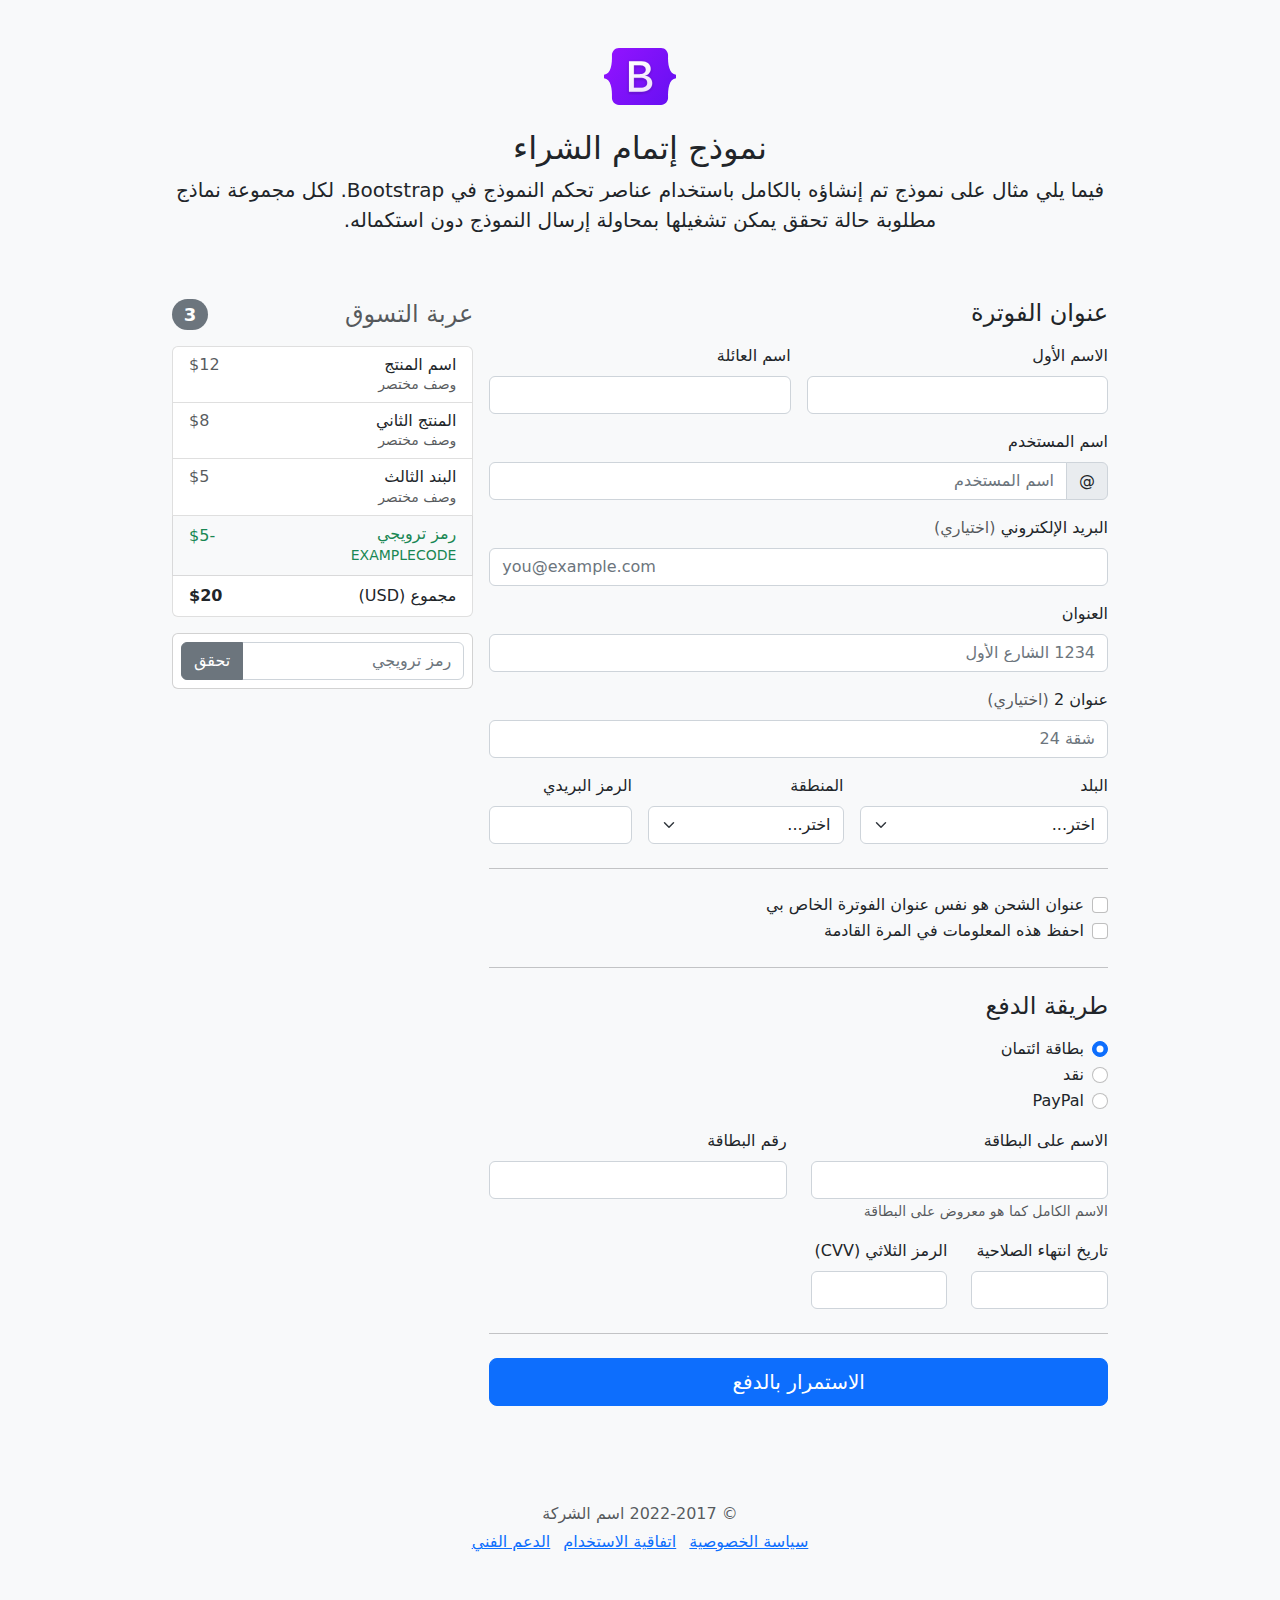
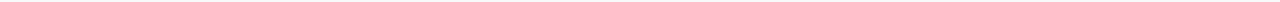
<file: bootstrap-5.2.0-beta1-examples/checkout-rtl/index.html>
<!doctype html>
<html lang="ar" dir="rtl">
  <head>
    <meta charset="utf-8">
    <meta name="viewport" content="width=device-width, initial-scale=1">
    <meta name="description" content="">
    <meta name="author" content="Mark Otto, Jacob Thornton, and Bootstrap contributors">
    <meta name="generator" content="Hugo 0.98.0">
    <title>مثال إتمام الشراء · Bootstrap v5.2</title>

    <link rel="canonical" href="https://getbootstrap.com/docs/5.2/examples/checkout-rtl/">

    

    

<link href="../assets/dist/css/bootstrap.rtl.min.css" rel="stylesheet">

    <style>
      .bd-placeholder-img {
        font-size: 1.125rem;
        text-anchor: middle;
        -webkit-user-select: none;
        -moz-user-select: none;
        user-select: none;
      }

      @media (min-width: 768px) {
        .bd-placeholder-img-lg {
          font-size: 3.5rem;
        }
      }

      .b-example-divider {
        height: 3rem;
        background-color: rgba(0, 0, 0, .1);
        border: solid rgba(0, 0, 0, .15);
        border-width: 1px 0;
        box-shadow: inset 0 .5em 1.5em rgba(0, 0, 0, .1), inset 0 .125em .5em rgba(0, 0, 0, .15);
      }

      .b-example-vr {
        flex-shrink: 0;
        width: 1.5rem;
        height: 100vh;
      }

      .bi {
        vertical-align: -.125em;
        fill: currentColor;
      }

      .nav-scroller {
        position: relative;
        z-index: 2;
        height: 2.75rem;
        overflow-y: hidden;
      }

      .nav-scroller .nav {
        display: flex;
        flex-wrap: nowrap;
        padding-bottom: 1rem;
        margin-top: -1px;
        overflow-x: auto;
        text-align: center;
        white-space: nowrap;
        -webkit-overflow-scrolling: touch;
      }
    </style>

    
    <!-- Custom styles for this template -->
    <link href="../checkout/form-validation.css" rel="stylesheet">
  </head>
  <body class="bg-light">
    
<div class="container">
  <main>
    <div class="py-5 text-center">
      <img class="d-block mx-auto mb-4" src="../assets/brand/bootstrap-logo.svg" alt="" width="72" height="57">
      <h2>نموذج إتمام الشراء</h2>
      <p class="lead">فيما يلي مثال على نموذج تم إنشاؤه بالكامل باستخدام عناصر تحكم النموذج في Bootstrap. لكل مجموعة نماذج مطلوبة حالة تحقق يمكن تشغيلها بمحاولة إرسال النموذج دون استكماله.</p>
    </div>

    <div class="row g-3">
      <div class="col-md-5 col-lg-4 order-md-last">
        <h4 class="d-flex justify-content-between align-items-center mb-3">
          <span class="text-muted">عربة التسوق</span>
          <span class="badge bg-secondary rounded-pill">3</span>
        </h4>
        <ul class="list-group mb-3">
          <li class="list-group-item d-flex justify-content-between lh-sm">
            <div>
              <h6 class="my-0">اسم المنتج</h6>
              <small class="text-muted">وصف مختصر</small>
            </div>
            <span class="text-muted">$12</span>
          </li>
          <li class="list-group-item d-flex justify-content-between lh-sm">
            <div>
              <h6 class="my-0">المنتج الثاني</h6>
              <small class="text-muted">وصف مختصر</small>
            </div>
            <span class="text-muted">$8</span>
          </li>
          <li class="list-group-item d-flex justify-content-between lh-sm">
            <div>
              <h6 class="my-0">البند الثالث</h6>
              <small class="text-muted">وصف مختصر</small>
            </div>
            <span class="text-muted">$5</span>
          </li>
          <li class="list-group-item d-flex justify-content-between bg-light">
            <div class="text-success">
              <h6 class="my-0">رمز ترويجي</h6>
              <small>EXAMPLECODE</small>
            </div>
            <span class="text-success">-$5</span>
          </li>
          <li class="list-group-item d-flex justify-content-between">
            <span>مجموع (USD)</span>
            <strong>$20</strong>
          </li>
        </ul>

        <form class="card p-2">
          <div class="input-group">
            <input type="text" class="form-control" placeholder="رمز ترويجي">
            <button type="submit" class="btn btn-secondary">تحقق</button>
          </div>
        </form>
      </div>
      <div class="col-md-7 col-lg-8">
        <h4 class="mb-3">عنوان الفوترة</h4>
        <form class="needs-validation" novalidate>
          <div class="row g-3">
            <div class="col-sm-6">
              <label for="firstName" class="form-label">الاسم الأول</label>
              <input type="text" class="form-control" id="firstName" placeholder="" value="" required>
              <div class="invalid-feedback">
                يرجى إدخال اسم أول صحيح.
              </div>
            </div>

            <div class="col-sm-6">
              <label for="lastName" class="form-label">اسم العائلة</label>
              <input type="text" class="form-control" id="lastName" placeholder="" value="" required>
              <div class="invalid-feedback">
                يرجى إدخال اسم عائلة صحيح.
              </div>
            </div>

            <div class="col-12">
              <label for="username" class="form-label">اسم المستخدم</label>
              <div class="input-group has-validation">
                <span class="input-group-text">@</span>
                <input type="text" class="form-control" id="username" placeholder="اسم المستخدم" required>
              <div class="invalid-feedback">
                اسم المستخدم الخاص بك مطلوب.
                </div>
              </div>
            </div>

            <div class="col-12">
              <label for="email" class="form-label">البريد الإلكتروني <span class="text-muted">(اختياري)</span></label>
              <input type="email" class="form-control" id="email" placeholder="you@example.com">
              <div class="invalid-feedback">
                يرجى إدخال عنوان بريد إلكتروني صحيح لتصلكم تحديثات الشحن.
              </div>
            </div>

            <div class="col-12">
              <label for="address" class="form-label">العنوان</label>
              <input type="text" class="form-control" id="address" placeholder="1234 الشارع الأول" required>
              <div class="invalid-feedback">
                يرجى إدخال عنوان الشحن الخاص بك.
              </div>
            </div>

            <div class="col-12">
              <label for="address2" class="form-label">عنوان 2 <span class="text-muted">(اختياري)</span></label>
              <input type="text" class="form-control" id="address2" placeholder="شقة 24">
            </div>

            <div class="col-md-5">
              <label for="country" class="form-label">البلد</label>
              <select class="form-select" id="country" required>
                <option value="">اختر...</option>
                <option>الولايات المتحدة الأمريكية</option>
              </select>
              <div class="invalid-feedback">
                يرجى اختيار بلد صحيح.
              </div>
            </div>

            <div class="col-md-4">
              <label for="state" class="form-label">المنطقة</label>
              <select class="form-select" id="state" required>
                <option value="">اختر...</option>
                <option>كاليفورنيا</option>
              </select>
              <div class="invalid-feedback">
                يرجى اختيار اسم منطقة صحيح.
              </div>
            </div>

            <div class="col-md-3">
              <label for="zip" class="form-label">الرمز البريدي</label>
              <input type="text" class="form-control" id="zip" placeholder="" required>
              <div class="invalid-feedback">
                الرمز البريدي مطلوب.
              </div>
            </div>
          </div>

          <hr class="my-4">

          <div class="form-check">
            <input type="checkbox" class="form-check-input" id="same-address">
            <label class="form-check-label" for="same-address">عنوان الشحن هو نفس عنوان الفوترة الخاص بي</label>
          </div>

          <div class="form-check">
            <input type="checkbox" class="form-check-input" id="save-info">
            <label class="form-check-label" for="save-info">احفظ هذه المعلومات في المرة القادمة</label>
          </div>

          <hr class="my-4">

          <h4 class="mb-3">طريقة الدفع</h4>

          <div class="my-3">
            <div class="form-check">
              <input id="credit" name="paymentMethod" type="radio" class="form-check-input" checked required>
              <label class="form-check-label" for="credit">بطاقة ائتمان</label>
            </div>
            <div class="form-check">
              <input id="cash" name="paymentMethod" type="radio" class="form-check-input" required>
              <label class="form-check-label" for="cash">نقد</label>
            </div>
            <div class="form-check">
              <input id="paypal" name="paymentMethod" type="radio" class="form-check-input" required>
              <label class="form-check-label" for="paypal">PayPal</label>
            </div>
          </div>

          <div class="row gy-3">
            <div class="col-md-6">
              <label for="cc-name" class="form-label">الاسم على البطاقة</label>
              <input type="text" class="form-control" id="cc-name" placeholder="" required>
              <small class="text-muted">الاسم الكامل كما هو معروض على البطاقة</small>
              <div class="invalid-feedback">
                الاسم على البطاقة مطلوب
              </div>
            </div>

            <div class="col-md-6">
              <label for="cc-number" class="form-label">رقم البطاقة</label>
              <input type="text" class="form-control" id="cc-number" placeholder="" required>
              <div class="invalid-feedback">
                رقم بطاقة الائتمان مطلوب
              </div>
            </div>

            <div class="col-md-3">
              <label for="cc-expiration" class="form-label">تاريخ انتهاء الصلاحية</label>
              <input type="text" class="form-control" id="cc-expiration" placeholder="" required>
              <div class="invalid-feedback">
                تاريخ انتهاء الصلاحية مطلوب
              </div>
            </div>

            <div class="col-md-3">
              <label for="cc-cvv" class="form-label">الرمز الثلاثي (CVV)</label>
              <input type="text" class="form-control" id="cc-cvv" placeholder="" required>
              <div class="invalid-feedback">
                رمز الحماية مطلوب
              </div>
            </div>
          </div>

          <hr class="my-4">

          <button class="w-100 btn btn-primary btn-lg" type="submit">الاستمرار بالدفع</button>
        </form>
      </div>
    </div>
  </main>
  <footer class="my-5 pt-5 text-muted text-center text-small">
    <p class="mb-1">&copy; 2022-2017 اسم الشركة</p>
    <ul class="list-inline">
      <li class="list-inline-item"><a href="#">سياسة الخصوصية</a></li>
      <li class="list-inline-item"><a href="#">اتفاقية الاستخدام</a></li>
      <li class="list-inline-item"><a href="#">الدعم الفني</a></li>
    </ul>
  </footer>
</div>


    <script src="../assets/dist/js/bootstrap.bundle.min.js"></script>

      <script src="../checkout/form-validation.js"></script>
  </body>
</html>
</file>
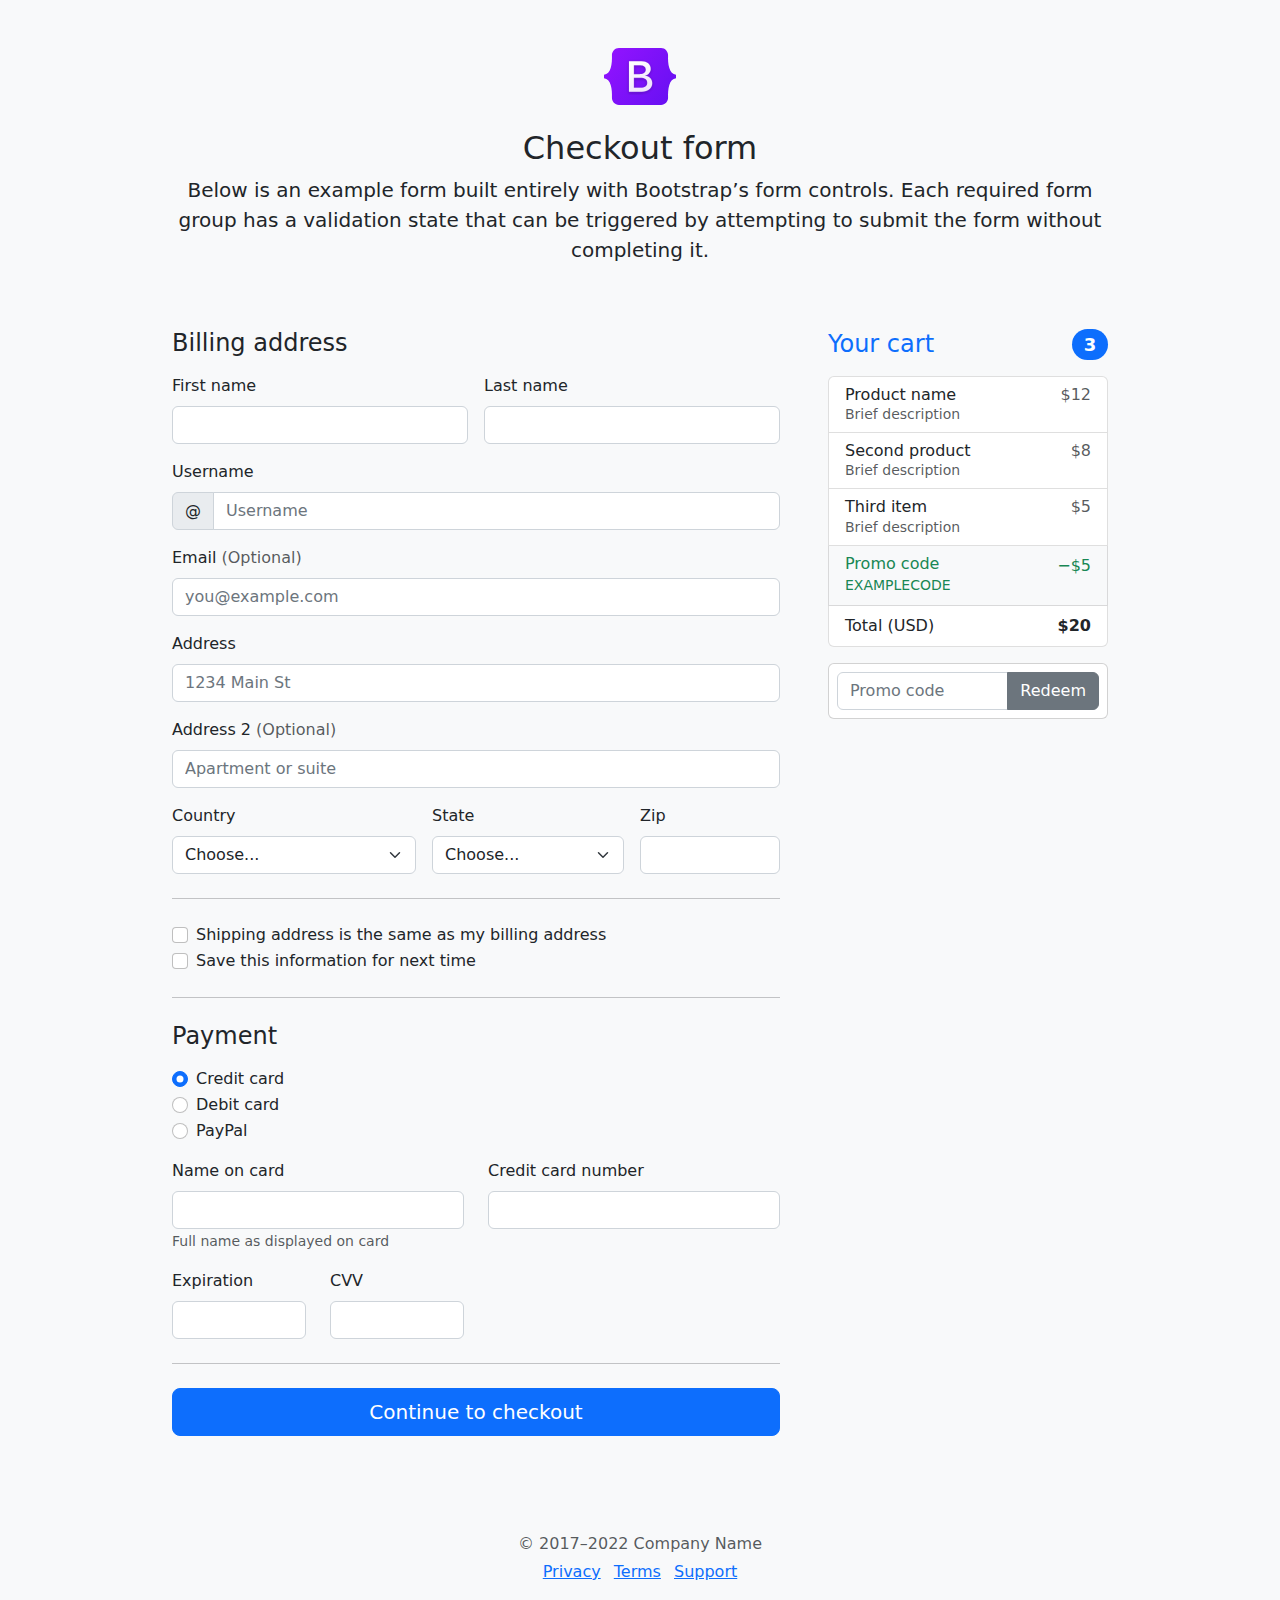
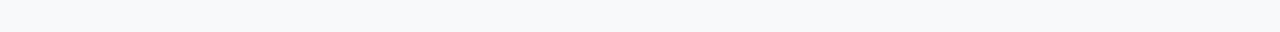
<file: bootstrap-5.2.0-beta1-examples/checkout/index.html>
<!doctype html>
<html lang="en">
  <head>
    <meta charset="utf-8">
    <meta name="viewport" content="width=device-width, initial-scale=1">
    <meta name="description" content="">
    <meta name="author" content="Mark Otto, Jacob Thornton, and Bootstrap contributors">
    <meta name="generator" content="Hugo 0.98.0">
    <title>Checkout example · Bootstrap v5.2</title>

    <link rel="canonical" href="https://getbootstrap.com/docs/5.2/examples/checkout/">

    

    

<link href="../assets/dist/css/bootstrap.min.css" rel="stylesheet">

    <style>
      .bd-placeholder-img {
        font-size: 1.125rem;
        text-anchor: middle;
        -webkit-user-select: none;
        -moz-user-select: none;
        user-select: none;
      }

      @media (min-width: 768px) {
        .bd-placeholder-img-lg {
          font-size: 3.5rem;
        }
      }

      .b-example-divider {
        height: 3rem;
        background-color: rgba(0, 0, 0, .1);
        border: solid rgba(0, 0, 0, .15);
        border-width: 1px 0;
        box-shadow: inset 0 .5em 1.5em rgba(0, 0, 0, .1), inset 0 .125em .5em rgba(0, 0, 0, .15);
      }

      .b-example-vr {
        flex-shrink: 0;
        width: 1.5rem;
        height: 100vh;
      }

      .bi {
        vertical-align: -.125em;
        fill: currentColor;
      }

      .nav-scroller {
        position: relative;
        z-index: 2;
        height: 2.75rem;
        overflow-y: hidden;
      }

      .nav-scroller .nav {
        display: flex;
        flex-wrap: nowrap;
        padding-bottom: 1rem;
        margin-top: -1px;
        overflow-x: auto;
        text-align: center;
        white-space: nowrap;
        -webkit-overflow-scrolling: touch;
      }
    </style>

    
    <!-- Custom styles for this template -->
    <link href="form-validation.css" rel="stylesheet">
  </head>
  <body class="bg-light">
    
<div class="container">
  <main>
    <div class="py-5 text-center">
      <img class="d-block mx-auto mb-4" src="../assets/brand/bootstrap-logo.svg" alt="" width="72" height="57">
      <h2>Checkout form</h2>
      <p class="lead">Below is an example form built entirely with Bootstrap’s form controls. Each required form group has a validation state that can be triggered by attempting to submit the form without completing it.</p>
    </div>

    <div class="row g-5">
      <div class="col-md-5 col-lg-4 order-md-last">
        <h4 class="d-flex justify-content-between align-items-center mb-3">
          <span class="text-primary">Your cart</span>
          <span class="badge bg-primary rounded-pill">3</span>
        </h4>
        <ul class="list-group mb-3">
          <li class="list-group-item d-flex justify-content-between lh-sm">
            <div>
              <h6 class="my-0">Product name</h6>
              <small class="text-muted">Brief description</small>
            </div>
            <span class="text-muted">$12</span>
          </li>
          <li class="list-group-item d-flex justify-content-between lh-sm">
            <div>
              <h6 class="my-0">Second product</h6>
              <small class="text-muted">Brief description</small>
            </div>
            <span class="text-muted">$8</span>
          </li>
          <li class="list-group-item d-flex justify-content-between lh-sm">
            <div>
              <h6 class="my-0">Third item</h6>
              <small class="text-muted">Brief description</small>
            </div>
            <span class="text-muted">$5</span>
          </li>
          <li class="list-group-item d-flex justify-content-between bg-light">
            <div class="text-success">
              <h6 class="my-0">Promo code</h6>
              <small>EXAMPLECODE</small>
            </div>
            <span class="text-success">−$5</span>
          </li>
          <li class="list-group-item d-flex justify-content-between">
            <span>Total (USD)</span>
            <strong>$20</strong>
          </li>
        </ul>

        <form class="card p-2">
          <div class="input-group">
            <input type="text" class="form-control" placeholder="Promo code">
            <button type="submit" class="btn btn-secondary">Redeem</button>
          </div>
        </form>
      </div>
      <div class="col-md-7 col-lg-8">
        <h4 class="mb-3">Billing address</h4>
        <form class="needs-validation" novalidate>
          <div class="row g-3">
            <div class="col-sm-6">
              <label for="firstName" class="form-label">First name</label>
              <input type="text" class="form-control" id="firstName" placeholder="" value="" required>
              <div class="invalid-feedback">
                Valid first name is required.
              </div>
            </div>

            <div class="col-sm-6">
              <label for="lastName" class="form-label">Last name</label>
              <input type="text" class="form-control" id="lastName" placeholder="" value="" required>
              <div class="invalid-feedback">
                Valid last name is required.
              </div>
            </div>

            <div class="col-12">
              <label for="username" class="form-label">Username</label>
              <div class="input-group has-validation">
                <span class="input-group-text">@</span>
                <input type="text" class="form-control" id="username" placeholder="Username" required>
              <div class="invalid-feedback">
                  Your username is required.
                </div>
              </div>
            </div>

            <div class="col-12">
              <label for="email" class="form-label">Email <span class="text-muted">(Optional)</span></label>
              <input type="email" class="form-control" id="email" placeholder="you@example.com">
              <div class="invalid-feedback">
                Please enter a valid email address for shipping updates.
              </div>
            </div>

            <div class="col-12">
              <label for="address" class="form-label">Address</label>
              <input type="text" class="form-control" id="address" placeholder="1234 Main St" required>
              <div class="invalid-feedback">
                Please enter your shipping address.
              </div>
            </div>

            <div class="col-12">
              <label for="address2" class="form-label">Address 2 <span class="text-muted">(Optional)</span></label>
              <input type="text" class="form-control" id="address2" placeholder="Apartment or suite">
            </div>

            <div class="col-md-5">
              <label for="country" class="form-label">Country</label>
              <select class="form-select" id="country" required>
                <option value="">Choose...</option>
                <option>United States</option>
              </select>
              <div class="invalid-feedback">
                Please select a valid country.
              </div>
            </div>

            <div class="col-md-4">
              <label for="state" class="form-label">State</label>
              <select class="form-select" id="state" required>
                <option value="">Choose...</option>
                <option>California</option>
              </select>
              <div class="invalid-feedback">
                Please provide a valid state.
              </div>
            </div>

            <div class="col-md-3">
              <label for="zip" class="form-label">Zip</label>
              <input type="text" class="form-control" id="zip" placeholder="" required>
              <div class="invalid-feedback">
                Zip code required.
              </div>
            </div>
          </div>

          <hr class="my-4">

          <div class="form-check">
            <input type="checkbox" class="form-check-input" id="same-address">
            <label class="form-check-label" for="same-address">Shipping address is the same as my billing address</label>
          </div>

          <div class="form-check">
            <input type="checkbox" class="form-check-input" id="save-info">
            <label class="form-check-label" for="save-info">Save this information for next time</label>
          </div>

          <hr class="my-4">

          <h4 class="mb-3">Payment</h4>

          <div class="my-3">
            <div class="form-check">
              <input id="credit" name="paymentMethod" type="radio" class="form-check-input" checked required>
              <label class="form-check-label" for="credit">Credit card</label>
            </div>
            <div class="form-check">
              <input id="debit" name="paymentMethod" type="radio" class="form-check-input" required>
              <label class="form-check-label" for="debit">Debit card</label>
            </div>
            <div class="form-check">
              <input id="paypal" name="paymentMethod" type="radio" class="form-check-input" required>
              <label class="form-check-label" for="paypal">PayPal</label>
            </div>
          </div>

          <div class="row gy-3">
            <div class="col-md-6">
              <label for="cc-name" class="form-label">Name on card</label>
              <input type="text" class="form-control" id="cc-name" placeholder="" required>
              <small class="text-muted">Full name as displayed on card</small>
              <div class="invalid-feedback">
                Name on card is required
              </div>
            </div>

            <div class="col-md-6">
              <label for="cc-number" class="form-label">Credit card number</label>
              <input type="text" class="form-control" id="cc-number" placeholder="" required>
              <div class="invalid-feedback">
                Credit card number is required
              </div>
            </div>

            <div class="col-md-3">
              <label for="cc-expiration" class="form-label">Expiration</label>
              <input type="text" class="form-control" id="cc-expiration" placeholder="" required>
              <div class="invalid-feedback">
                Expiration date required
              </div>
            </div>

            <div class="col-md-3">
              <label for="cc-cvv" class="form-label">CVV</label>
              <input type="text" class="form-control" id="cc-cvv" placeholder="" required>
              <div class="invalid-feedback">
                Security code required
              </div>
            </div>
          </div>

          <hr class="my-4">

          <button class="w-100 btn btn-primary btn-lg" type="submit">Continue to checkout</button>
        </form>
      </div>
    </div>
  </main>

  <footer class="my-5 pt-5 text-muted text-center text-small">
    <p class="mb-1">&copy; 2017–2022 Company Name</p>
    <ul class="list-inline">
      <li class="list-inline-item"><a href="#">Privacy</a></li>
      <li class="list-inline-item"><a href="#">Terms</a></li>
      <li class="list-inline-item"><a href="#">Support</a></li>
    </ul>
  </footer>
</div>


    <script src="../assets/dist/js/bootstrap.bundle.min.js"></script>

      <script src="form-validation.js"></script>
  </body>
</html>
</file>
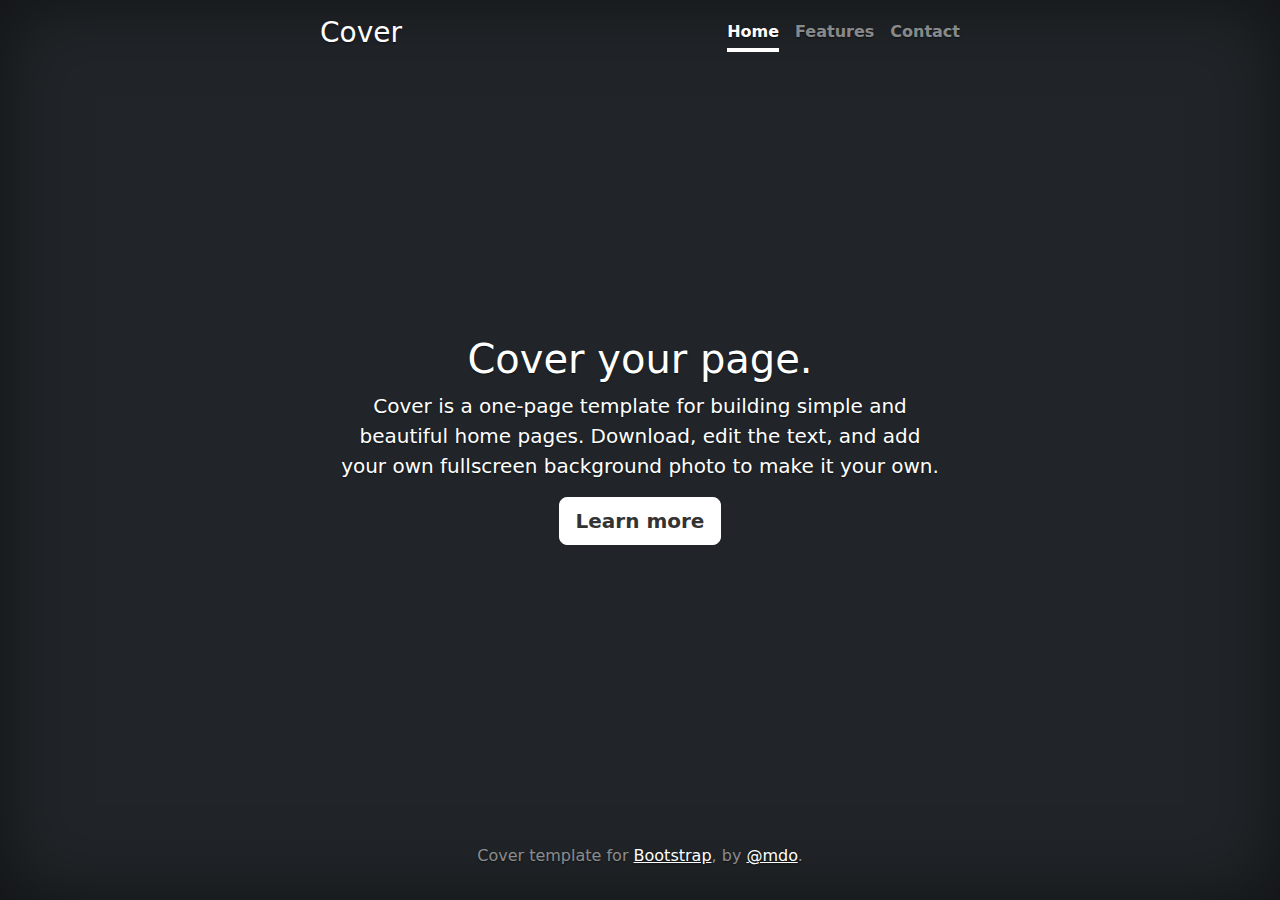
<file: bootstrap-5.2.0-beta1-examples/cover/index.html>
<!doctype html>
<html lang="en" class="h-100">
  <head>
    <meta charset="utf-8">
    <meta name="viewport" content="width=device-width, initial-scale=1">
    <meta name="description" content="">
    <meta name="author" content="Mark Otto, Jacob Thornton, and Bootstrap contributors">
    <meta name="generator" content="Hugo 0.98.0">
    <title>Cover Template · Bootstrap v5.2</title>

    <link rel="canonical" href="https://getbootstrap.com/docs/5.2/examples/cover/">

    

    

<link href="../assets/dist/css/bootstrap.min.css" rel="stylesheet">

    <style>
      .bd-placeholder-img {
        font-size: 1.125rem;
        text-anchor: middle;
        -webkit-user-select: none;
        -moz-user-select: none;
        user-select: none;
      }

      @media (min-width: 768px) {
        .bd-placeholder-img-lg {
          font-size: 3.5rem;
        }
      }

      .b-example-divider {
        height: 3rem;
        background-color: rgba(0, 0, 0, .1);
        border: solid rgba(0, 0, 0, .15);
        border-width: 1px 0;
        box-shadow: inset 0 .5em 1.5em rgba(0, 0, 0, .1), inset 0 .125em .5em rgba(0, 0, 0, .15);
      }

      .b-example-vr {
        flex-shrink: 0;
        width: 1.5rem;
        height: 100vh;
      }

      .bi {
        vertical-align: -.125em;
        fill: currentColor;
      }

      .nav-scroller {
        position: relative;
        z-index: 2;
        height: 2.75rem;
        overflow-y: hidden;
      }

      .nav-scroller .nav {
        display: flex;
        flex-wrap: nowrap;
        padding-bottom: 1rem;
        margin-top: -1px;
        overflow-x: auto;
        text-align: center;
        white-space: nowrap;
        -webkit-overflow-scrolling: touch;
      }
    </style>

    
    <!-- Custom styles for this template -->
    <link href="cover.css" rel="stylesheet">
  </head>
  <body class="d-flex h-100 text-center text-white bg-dark">
    
<div class="cover-container d-flex w-100 h-100 p-3 mx-auto flex-column">
  <header class="mb-auto">
    <div>
      <h3 class="float-md-start mb-0">Cover</h3>
      <nav class="nav nav-masthead justify-content-center float-md-end">
        <a class="nav-link fw-bold py-1 px-0 active" aria-current="page" href="#">Home</a>
        <a class="nav-link fw-bold py-1 px-0" href="#">Features</a>
        <a class="nav-link fw-bold py-1 px-0" href="#">Contact</a>
      </nav>
    </div>
  </header>

  <main class="px-3">
    <h1>Cover your page.</h1>
    <p class="lead">Cover is a one-page template for building simple and beautiful home pages. Download, edit the text, and add your own fullscreen background photo to make it your own.</p>
    <p class="lead">
      <a href="#" class="btn btn-lg btn-secondary fw-bold border-white bg-white">Learn more</a>
    </p>
  </main>

  <footer class="mt-auto text-white-50">
    <p>Cover template for <a href="https://getbootstrap.com/" class="text-white">Bootstrap</a>, by <a href="https://twitter.com/mdo" class="text-white">@mdo</a>.</p>
  </footer>
</div>


    
  </body>
</html>
</file>
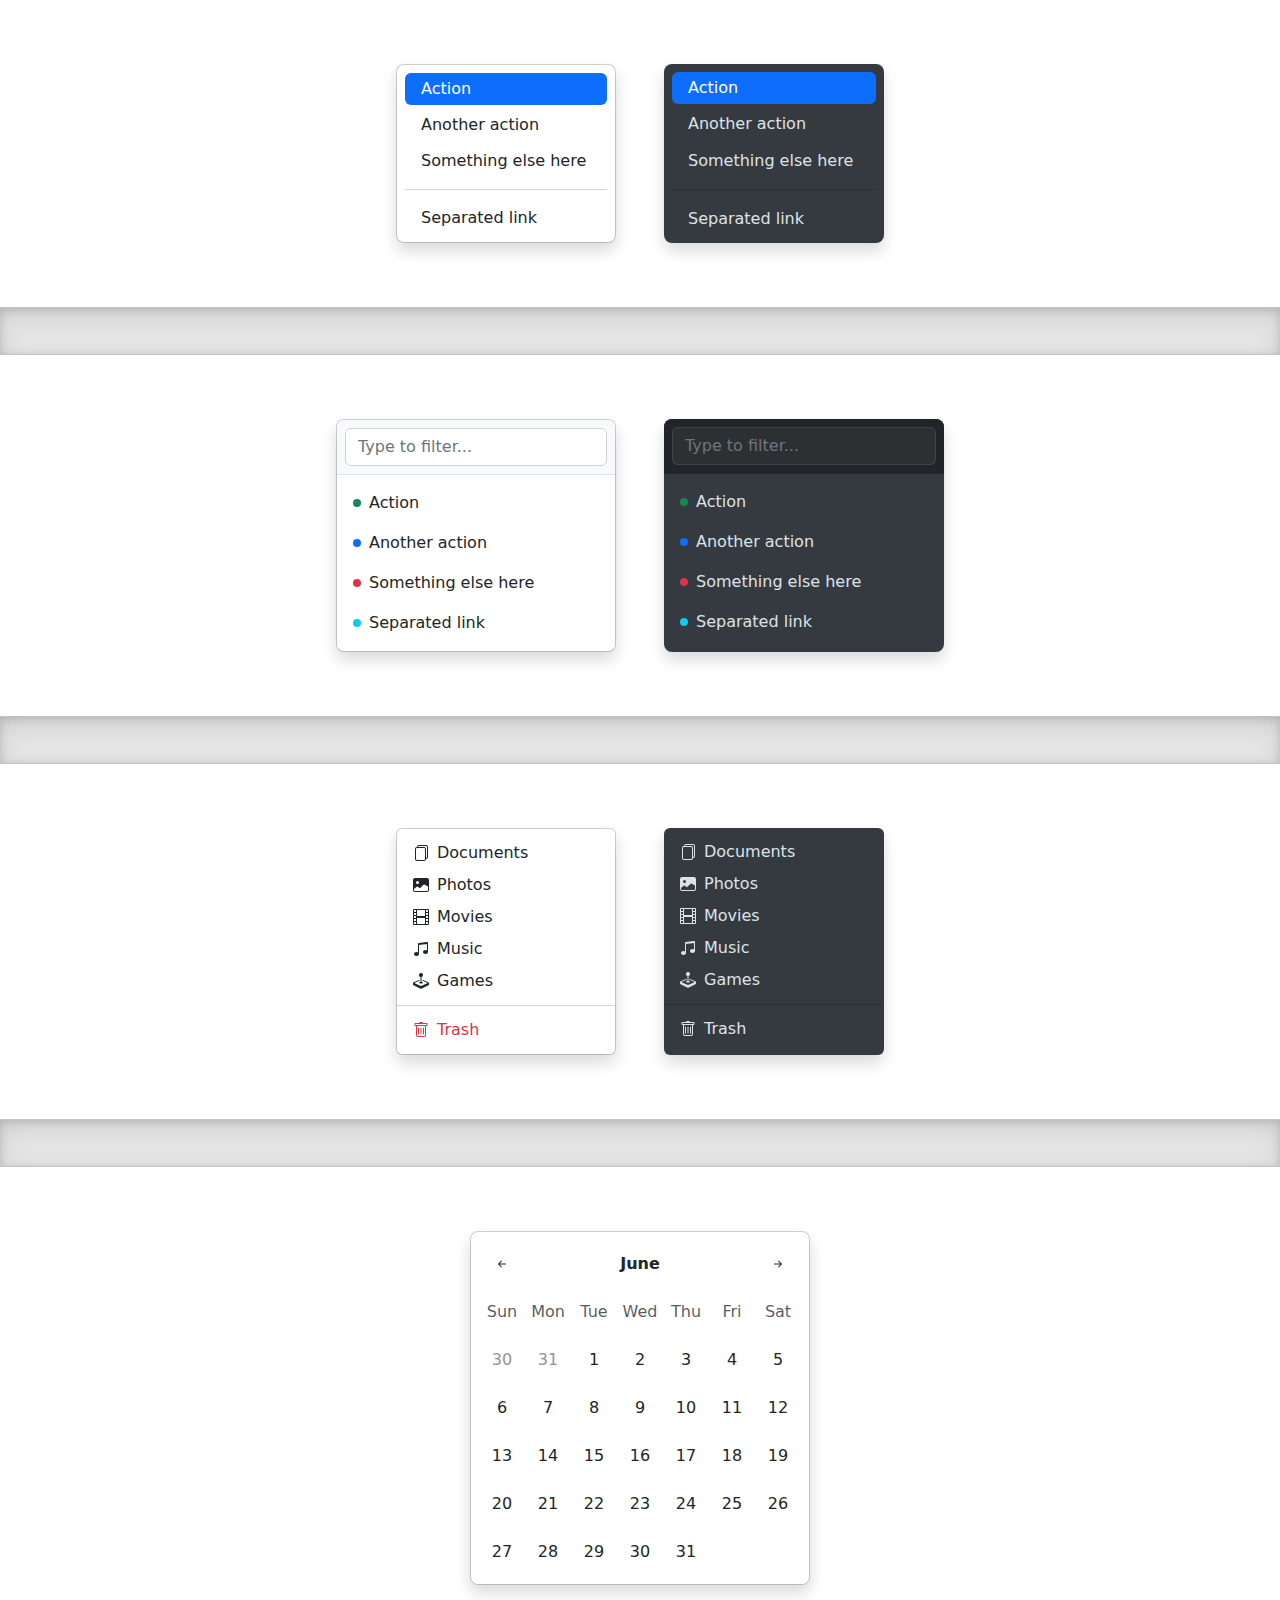
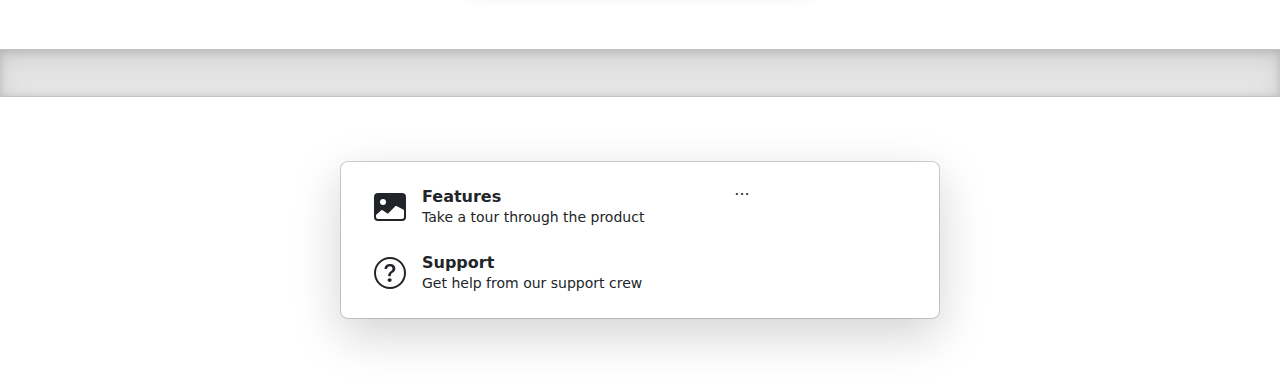
<file: bootstrap-5.2.0-beta1-examples/dropdowns/index.html>
<!doctype html>
<html lang="en">
  <head>
    <meta charset="utf-8">
    <meta name="viewport" content="width=device-width, initial-scale=1">
    <meta name="description" content="">
    <meta name="author" content="Mark Otto, Jacob Thornton, and Bootstrap contributors">
    <meta name="generator" content="Hugo 0.98.0">
    <title>Dropdowns · Bootstrap v5.2</title>

    <link rel="canonical" href="https://getbootstrap.com/docs/5.2/examples/dropdowns/">

    

    

<link href="../assets/dist/css/bootstrap.min.css" rel="stylesheet">

    <style>
      .bd-placeholder-img {
        font-size: 1.125rem;
        text-anchor: middle;
        -webkit-user-select: none;
        -moz-user-select: none;
        user-select: none;
      }

      @media (min-width: 768px) {
        .bd-placeholder-img-lg {
          font-size: 3.5rem;
        }
      }

      .b-example-divider {
        height: 3rem;
        background-color: rgba(0, 0, 0, .1);
        border: solid rgba(0, 0, 0, .15);
        border-width: 1px 0;
        box-shadow: inset 0 .5em 1.5em rgba(0, 0, 0, .1), inset 0 .125em .5em rgba(0, 0, 0, .15);
      }

      .b-example-vr {
        flex-shrink: 0;
        width: 1.5rem;
        height: 100vh;
      }

      .bi {
        vertical-align: -.125em;
        fill: currentColor;
      }

      .nav-scroller {
        position: relative;
        z-index: 2;
        height: 2.75rem;
        overflow-y: hidden;
      }

      .nav-scroller .nav {
        display: flex;
        flex-wrap: nowrap;
        padding-bottom: 1rem;
        margin-top: -1px;
        overflow-x: auto;
        text-align: center;
        white-space: nowrap;
        -webkit-overflow-scrolling: touch;
      }
    </style>

    
    <!-- Custom styles for this template -->
    <link href="dropdowns.css" rel="stylesheet">
  </head>
  <body>
    
<svg xmlns="http://www.w3.org/2000/svg" style="display: none;">
  <symbol id="bootstrap" viewBox="0 0 118 94">
    <title>Bootstrap</title>
    <path fill-rule="evenodd" clip-rule="evenodd" d="M24.509 0c-6.733 0-11.715 5.893-11.492 12.284.214 6.14-.064 14.092-2.066 20.577C8.943 39.365 5.547 43.485 0 44.014v5.972c5.547.529 8.943 4.649 10.951 11.153 2.002 6.485 2.28 14.437 2.066 20.577C12.794 88.106 17.776 94 24.51 94H93.5c6.733 0 11.714-5.893 11.491-12.284-.214-6.14.064-14.092 2.066-20.577 2.009-6.504 5.396-10.624 10.943-11.153v-5.972c-5.547-.529-8.934-4.649-10.943-11.153-2.002-6.484-2.28-14.437-2.066-20.577C105.214 5.894 100.233 0 93.5 0H24.508zM80 57.863C80 66.663 73.436 72 62.543 72H44a2 2 0 01-2-2V24a2 2 0 012-2h18.437c9.083 0 15.044 4.92 15.044 12.474 0 5.302-4.01 10.049-9.119 10.88v.277C75.317 46.394 80 51.21 80 57.863zM60.521 28.34H49.948v14.934h8.905c6.884 0 10.68-2.772 10.68-7.727 0-4.643-3.264-7.207-9.012-7.207zM49.948 49.2v16.458H60.91c7.167 0 10.964-2.876 10.964-8.281 0-5.406-3.903-8.178-11.425-8.178H49.948z"></path>
  </symbol>

  <symbol id="exclamation-triangle-fill" viewBox="0 0 16 16">
    <path d="M8.982 1.566a1.13 1.13 0 0 0-1.96 0L.165 13.233c-.457.778.091 1.767.98 1.767h13.713c.889 0 1.438-.99.98-1.767L8.982 1.566zM8 5c.535 0 .954.462.9.995l-.35 3.507a.552.552 0 0 1-1.1 0L7.1 5.995A.905.905 0 0 1 8 5zm.002 6a1 1 0 1 1 0 2 1 1 0 0 1 0-2z"/>
  </symbol>

  <symbol id="check2" viewBox="0 0 16 16">
    <path d="M13.854 3.646a.5.5 0 0 1 0 .708l-7 7a.5.5 0 0 1-.708 0l-3.5-3.5a.5.5 0 1 1 .708-.708L6.5 10.293l6.646-6.647a.5.5 0 0 1 .708 0z"/>
  </symbol>

  <symbol id="check2-circle" viewBox="0 0 16 16">
    <path d="M2.5 8a5.5 5.5 0 0 1 8.25-4.764.5.5 0 0 0 .5-.866A6.5 6.5 0 1 0 14.5 8a.5.5 0 0 0-1 0 5.5 5.5 0 1 1-11 0z"/>
    <path d="M15.354 3.354a.5.5 0 0 0-.708-.708L8 9.293 5.354 6.646a.5.5 0 1 0-.708.708l3 3a.5.5 0 0 0 .708 0l7-7z"/>
  </symbol>

  <symbol id="bookmark-star" viewBox="0 0 16 16">
    <path d="M7.84 4.1a.178.178 0 0 1 .32 0l.634 1.285a.178.178 0 0 0 .134.098l1.42.206c.145.021.204.2.098.303L9.42 6.993a.178.178 0 0 0-.051.158l.242 1.414a.178.178 0 0 1-.258.187l-1.27-.668a.178.178 0 0 0-.165 0l-1.27.668a.178.178 0 0 1-.257-.187l.242-1.414a.178.178 0 0 0-.05-.158l-1.03-1.001a.178.178 0 0 1 .098-.303l1.42-.206a.178.178 0 0 0 .134-.098L7.84 4.1z"/>
    <path d="M2 2a2 2 0 0 1 2-2h8a2 2 0 0 1 2 2v13.5a.5.5 0 0 1-.777.416L8 13.101l-5.223 2.815A.5.5 0 0 1 2 15.5V2zm2-1a1 1 0 0 0-1 1v12.566l4.723-2.482a.5.5 0 0 1 .554 0L13 14.566V2a1 1 0 0 0-1-1H4z"/>
  </symbol>

  <symbol id="grid-fill" viewBox="0 0 16 16">
    <path d="M1 2.5A1.5 1.5 0 0 1 2.5 1h3A1.5 1.5 0 0 1 7 2.5v3A1.5 1.5 0 0 1 5.5 7h-3A1.5 1.5 0 0 1 1 5.5v-3zm8 0A1.5 1.5 0 0 1 10.5 1h3A1.5 1.5 0 0 1 15 2.5v3A1.5 1.5 0 0 1 13.5 7h-3A1.5 1.5 0 0 1 9 5.5v-3zm-8 8A1.5 1.5 0 0 1 2.5 9h3A1.5 1.5 0 0 1 7 10.5v3A1.5 1.5 0 0 1 5.5 15h-3A1.5 1.5 0 0 1 1 13.5v-3zm8 0A1.5 1.5 0 0 1 10.5 9h3a1.5 1.5 0 0 1 1.5 1.5v3a1.5 1.5 0 0 1-1.5 1.5h-3A1.5 1.5 0 0 1 9 13.5v-3z"/>
  </symbol>

  <symbol id="stars" viewBox="0 0 16 16">
    <path d="M7.657 6.247c.11-.33.576-.33.686 0l.645 1.937a2.89 2.89 0 0 0 1.829 1.828l1.936.645c.33.11.33.576 0 .686l-1.937.645a2.89 2.89 0 0 0-1.828 1.829l-.645 1.936a.361.361 0 0 1-.686 0l-.645-1.937a2.89 2.89 0 0 0-1.828-1.828l-1.937-.645a.361.361 0 0 1 0-.686l1.937-.645a2.89 2.89 0 0 0 1.828-1.828l.645-1.937zM3.794 1.148a.217.217 0 0 1 .412 0l.387 1.162c.173.518.579.924 1.097 1.097l1.162.387a.217.217 0 0 1 0 .412l-1.162.387A1.734 1.734 0 0 0 4.593 5.69l-.387 1.162a.217.217 0 0 1-.412 0L3.407 5.69A1.734 1.734 0 0 0 2.31 4.593l-1.162-.387a.217.217 0 0 1 0-.412l1.162-.387A1.734 1.734 0 0 0 3.407 2.31l.387-1.162zM10.863.099a.145.145 0 0 1 .274 0l.258.774c.115.346.386.617.732.732l.774.258a.145.145 0 0 1 0 .274l-.774.258a1.156 1.156 0 0 0-.732.732l-.258.774a.145.145 0 0 1-.274 0l-.258-.774a1.156 1.156 0 0 0-.732-.732L9.1 2.137a.145.145 0 0 1 0-.274l.774-.258c.346-.115.617-.386.732-.732L10.863.1z"/>
  </symbol>

  <symbol id="film" viewBox="0 0 16 16">
    <path d="M0 1a1 1 0 0 1 1-1h14a1 1 0 0 1 1 1v14a1 1 0 0 1-1 1H1a1 1 0 0 1-1-1V1zm4 0v6h8V1H4zm8 8H4v6h8V9zM1 1v2h2V1H1zm2 3H1v2h2V4zM1 7v2h2V7H1zm2 3H1v2h2v-2zm-2 3v2h2v-2H1zM15 1h-2v2h2V1zm-2 3v2h2V4h-2zm2 3h-2v2h2V7zm-2 3v2h2v-2h-2zm2 3h-2v2h2v-2z"/>
  </symbol>

  <symbol id="joystick" viewBox="0 0 16 16">
    <path d="M10 2a2 2 0 0 1-1.5 1.937v5.087c.863.083 1.5.377 1.5.726 0 .414-.895.75-2 .75s-2-.336-2-.75c0-.35.637-.643 1.5-.726V3.937A2 2 0 1 1 10 2z"/>
    <path d="M0 9.665v1.717a1 1 0 0 0 .553.894l6.553 3.277a2 2 0 0 0 1.788 0l6.553-3.277a1 1 0 0 0 .553-.894V9.665c0-.1-.06-.19-.152-.23L9.5 6.715v.993l5.227 2.178a.125.125 0 0 1 .001.23l-5.94 2.546a2 2 0 0 1-1.576 0l-5.94-2.546a.125.125 0 0 1 .001-.23L6.5 7.708l-.013-.988L.152 9.435a.25.25 0 0 0-.152.23z"/>
  </symbol>

  <symbol id="music-note-beamed" viewBox="0 0 16 16">
    <path d="M6 13c0 1.105-1.12 2-2.5 2S1 14.105 1 13c0-1.104 1.12-2 2.5-2s2.5.896 2.5 2zm9-2c0 1.105-1.12 2-2.5 2s-2.5-.895-2.5-2 1.12-2 2.5-2 2.5.895 2.5 2z"/>
    <path fill-rule="evenodd" d="M14 11V2h1v9h-1zM6 3v10H5V3h1z"/>
    <path d="M5 2.905a1 1 0 0 1 .9-.995l8-.8a1 1 0 0 1 1.1.995V3L5 4V2.905z"/>
  </symbol>

  <symbol id="files" viewBox="0 0 16 16">
    <path d="M13 0H6a2 2 0 0 0-2 2 2 2 0 0 0-2 2v10a2 2 0 0 0 2 2h7a2 2 0 0 0 2-2 2 2 0 0 0 2-2V2a2 2 0 0 0-2-2zm0 13V4a2 2 0 0 0-2-2H5a1 1 0 0 1 1-1h7a1 1 0 0 1 1 1v10a1 1 0 0 1-1 1zM3 4a1 1 0 0 1 1-1h7a1 1 0 0 1 1 1v10a1 1 0 0 1-1 1H4a1 1 0 0 1-1-1V4z"/>
  </symbol>

  <symbol id="image-fill" viewBox="0 0 16 16">
    <path d="M.002 3a2 2 0 0 1 2-2h12a2 2 0 0 1 2 2v10a2 2 0 0 1-2 2h-12a2 2 0 0 1-2-2V3zm1 9v1a1 1 0 0 0 1 1h12a1 1 0 0 0 1-1V9.5l-3.777-1.947a.5.5 0 0 0-.577.093l-3.71 3.71-2.66-1.772a.5.5 0 0 0-.63.062L1.002 12zm5-6.5a1.5 1.5 0 1 0-3 0 1.5 1.5 0 0 0 3 0z"/>
  </symbol>

  <symbol id="trash" viewBox="0 0 16 16">
    <path d="M5.5 5.5A.5.5 0 0 1 6 6v6a.5.5 0 0 1-1 0V6a.5.5 0 0 1 .5-.5zm2.5 0a.5.5 0 0 1 .5.5v6a.5.5 0 0 1-1 0V6a.5.5 0 0 1 .5-.5zm3 .5a.5.5 0 0 0-1 0v6a.5.5 0 0 0 1 0V6z"/>
    <path fill-rule="evenodd" d="M14.5 3a1 1 0 0 1-1 1H13v9a2 2 0 0 1-2 2H5a2 2 0 0 1-2-2V4h-.5a1 1 0 0 1-1-1V2a1 1 0 0 1 1-1H6a1 1 0 0 1 1-1h2a1 1 0 0 1 1 1h3.5a1 1 0 0 1 1 1v1zM4.118 4 4 4.059V13a1 1 0 0 0 1 1h6a1 1 0 0 0 1-1V4.059L11.882 4H4.118zM2.5 3V2h11v1h-11z"/>
  </symbol>

  <symbol id="question-circle" viewBox="0 0 16 16">
    <path d="M8 15A7 7 0 1 1 8 1a7 7 0 0 1 0 14zm0 1A8 8 0 1 0 8 0a8 8 0 0 0 0 16z"/>
    <path d="M5.255 5.786a.237.237 0 0 0 .241.247h.825c.138 0 .248-.113.266-.25.09-.656.54-1.134 1.342-1.134.686 0 1.314.343 1.314 1.168 0 .635-.374.927-.965 1.371-.673.489-1.206 1.06-1.168 1.987l.003.217a.25.25 0 0 0 .25.246h.811a.25.25 0 0 0 .25-.25v-.105c0-.718.273-.927 1.01-1.486.609-.463 1.244-.977 1.244-2.056 0-1.511-1.276-2.241-2.673-2.241-1.267 0-2.655.59-2.75 2.286zm1.557 5.763c0 .533.425.927 1.01.927.609 0 1.028-.394 1.028-.927 0-.552-.42-.94-1.029-.94-.584 0-1.009.388-1.009.94z"/>
  </symbol>

  <symbol id="arrow-left-short" viewBox="0 0 16 16">
    <path fill-rule="evenodd" d="M12 8a.5.5 0 0 1-.5.5H5.707l2.147 2.146a.5.5 0 0 1-.708.708l-3-3a.5.5 0 0 1 0-.708l3-3a.5.5 0 1 1 .708.708L5.707 7.5H11.5a.5.5 0 0 1 .5.5z"/>
  </symbol>

  <symbol id="arrow-right-short" viewBox="0 0 16 16">
    <path fill-rule="evenodd" d="M4 8a.5.5 0 0 1 .5-.5h5.793L8.146 5.354a.5.5 0 1 1 .708-.708l3 3a.5.5 0 0 1 0 .708l-3 3a.5.5 0 0 1-.708-.708L10.293 8.5H4.5A.5.5 0 0 1 4 8z"/>
  </symbol>
</svg>

<div class="d-flex gap-5 justify-content-center">
  <ul class="dropdown-menu position-static d-grid gap-1 p-2 rounded-3 mx-0 shadow w-220px">
    <li><a class="dropdown-item rounded-2 active" href="#">Action</a></li>
    <li><a class="dropdown-item rounded-2" href="#">Another action</a></li>
    <li><a class="dropdown-item rounded-2" href="#">Something else here</a></li>
    <li><hr class="dropdown-divider"></li>
    <li><a class="dropdown-item rounded-2" href="#">Separated link</a></li>
  </ul>
  <ul class="dropdown-menu dropdown-menu-dark position-static d-grid gap-1 p-2 rounded-3 mx-0 border-0 shadow w-220px">
    <li><a class="dropdown-item rounded-2 active" href="#">Action</a></li>
    <li><a class="dropdown-item rounded-2" href="#">Another action</a></li>
    <li><a class="dropdown-item rounded-2" href="#">Something else here</a></li>
    <li><hr class="dropdown-divider"></li>
    <li><a class="dropdown-item rounded-2" href="#">Separated link</a></li>
  </ul>
</div>

<div class="b-example-divider"></div>

<div class="d-flex gap-5 justify-content-center">
  <div class="dropdown-menu d-block position-static pt-0 mx-0 rounded-3 shadow overflow-hidden w-280px">
    <form class="p-2 mb-2 bg-light border-bottom">
      <input type="search" class="form-control" autocomplete="false" placeholder="Type to filter...">
    </form>
    <ul class="list-unstyled mb-0">
      <li><a class="dropdown-item d-flex align-items-center gap-2 py-2" href="#">
        <span class="d-inline-block bg-success rounded-circle p-1"></span>
        Action
      </a></li>
      <li><a class="dropdown-item d-flex align-items-center gap-2 py-2" href="#">
        <span class="d-inline-block bg-primary rounded-circle p-1"></span>
        Another action
      </a></li>
      <li><a class="dropdown-item d-flex align-items-center gap-2 py-2" href="#">
        <span class="d-inline-block bg-danger rounded-circle p-1"></span>
        Something else here
      </a></li>
      <li><a class="dropdown-item d-flex align-items-center gap-2 py-2" href="#">
        <span class="d-inline-block bg-info rounded-circle p-1"></span>
        Separated link
      </a></li>
    </ul>
  </div>

  <div class="dropdown-menu dropdown-menu-dark d-block position-static border-0 pt-0 mx-0 rounded-3 shadow overflow-hidden w-280px">
    <form class="p-2 mb-2 bg-dark border-bottom border-dark">
      <input type="search" class="form-control form-control-dark" autocomplete="false" placeholder="Type to filter...">
    </form>
    <ul class="list-unstyled mb-0">
      <li><a class="dropdown-item d-flex align-items-center gap-2 py-2" href="#">
        <span class="d-inline-block bg-success rounded-circle p-1"></span>
        Action
      </a></li>
      <li><a class="dropdown-item d-flex align-items-center gap-2 py-2" href="#">
        <span class="d-inline-block bg-primary rounded-circle p-1"></span>
        Another action
      </a></li>
      <li><a class="dropdown-item d-flex align-items-center gap-2 py-2" href="#">
        <span class="d-inline-block bg-danger rounded-circle p-1"></span>
        Something else here
      </a></li>
      <li><a class="dropdown-item d-flex align-items-center gap-2 py-2" href="#">
        <span class="d-inline-block bg-info rounded-circle p-1"></span>
        Separated link
      </a></li>
    </ul>
  </div>
</div>

<div class="b-example-divider"></div>

<div class="d-flex gap-5 justify-content-center">
  <ul class="dropdown-menu d-block position-static mx-0 shadow w-220px">
    <li>
      <a class="dropdown-item d-flex gap-2 align-items-center" href="#">
        <svg class="bi" width="16" height="16"><use xlink:href="#files"/></svg>
        Documents
      </a>
    </li>
    <li>
      <a class="dropdown-item d-flex gap-2 align-items-center" href="#">
        <svg class="bi" width="16" height="16"><use xlink:href="#image-fill"/></svg>
        Photos
      </a>
    </li>
    <li>
      <a class="dropdown-item d-flex gap-2 align-items-center" href="#">
        <svg class="bi" width="16" height="16"><use xlink:href="#film"/></svg>
        Movies
      </a>
    </li>
    <li>
      <a class="dropdown-item d-flex gap-2 align-items-center" href="#">
        <svg class="bi" width="16" height="16"><use xlink:href="#music-note-beamed"/></svg>
        Music
      </a>
    </li>
    <li>
      <a class="dropdown-item d-flex gap-2 align-items-center" href="#">
        <svg class="bi" width="16" height="16"><use xlink:href="#joystick"/></svg>
        Games
      </a>
    </li>
    <li><hr class="dropdown-divider"></li>
    <li>
      <a class="dropdown-item dropdown-item-danger d-flex gap-2 align-items-center" href="#">
        <svg class="bi" width="16" height="16"><use xlink:href="#trash"/></svg>
        Trash
      </a>
    </li>
  </ul>
  <ul class="dropdown-menu dropdown-menu-dark d-block position-static mx-0 border-0 shadow w-220px">
    <li>
      <a class="dropdown-item d-flex gap-2 align-items-center" href="#">
        <svg class="bi" width="16" height="16"><use xlink:href="#files"/></svg>
        Documents
      </a>
    </li>
    <li>
      <a class="dropdown-item d-flex gap-2 align-items-center" href="#">
        <svg class="bi" width="16" height="16"><use xlink:href="#image-fill"/></svg>
        Photos
      </a>
    </li>
    <li>
      <a class="dropdown-item d-flex gap-2 align-items-center" href="#">
        <svg class="bi" width="16" height="16"><use xlink:href="#film"/></svg>
        Movies
      </a>
    </li>
    <li>
      <a class="dropdown-item d-flex gap-2 align-items-center" href="#">
        <svg class="bi" width="16" height="16"><use xlink:href="#music-note-beamed"/></svg>
        Music
      </a>
    </li>
    <li>
      <a class="dropdown-item d-flex gap-2 align-items-center" href="#">
        <svg class="bi" width="16" height="16"><use xlink:href="#joystick"/></svg>
        Games
      </a>
    </li>
    <li><hr class="dropdown-divider"></li>
    <li>
      <a class="dropdown-item d-flex gap-2 align-items-center" href="#">
        <svg class="bi" width="16" height="16"><use xlink:href="#trash"/></svg>
        Trash
      </a>
    </li>
  </ul>
</div>

<div class="b-example-divider"></div>

<div class="dropdown-menu d-block position-static p-2 shadow rounded-3 w-340px">
  <div class="d-grid gap-1">
    <div class="cal">
      <div class="cal-month">
        <button class="btn cal-btn" type="button">
          <svg class="bi" width="16" height="16"><use xlink:href="#arrow-left-short"/></svg>
        </button>
        <strong class="cal-month-name">June</strong>
        <select class="form-select cal-month-name d-none">
          <option value="January">January</option>
          <option value="February">February</option>
          <option value="March">March</option>
          <option value="April">April</option>
          <option value="May">May</option>
          <option selected value="June">June</option>
          <option value="July">July</option>
          <option value="August">August</option>
          <option value="September">September</option>
          <option value="October">October</option>
          <option value="November">November</option>
          <option value="December">December</option>
        </select>
        <button class="btn cal-btn" type="button">
          <svg class="bi" width="16" height="16"><use xlink:href="#arrow-right-short"/></svg>
        </button>
      </div>
      <div class="cal-weekdays text-muted">
        <div class="cal-weekday">Sun</div>
        <div class="cal-weekday">Mon</div>
        <div class="cal-weekday">Tue</div>
        <div class="cal-weekday">Wed</div>
        <div class="cal-weekday">Thu</div>
        <div class="cal-weekday">Fri</div>
        <div class="cal-weekday">Sat</div>
      </div>
      <div class="cal-days">
        <button class="btn cal-btn" disabled type="button">30</button>
        <button class="btn cal-btn" disabled type="button">31</button>

        <button class="btn cal-btn" type="button">1</button>
        <button class="btn cal-btn" type="button">2</button>
        <button class="btn cal-btn" type="button">3</button>
        <button class="btn cal-btn" type="button">4</button>
        <button class="btn cal-btn" type="button">5</button>
        <button class="btn cal-btn" type="button">6</button>
        <button class="btn cal-btn" type="button">7</button>

        <button class="btn cal-btn" type="button">8</button>
        <button class="btn cal-btn" type="button">9</button>
        <button class="btn cal-btn" type="button">10</button>
        <button class="btn cal-btn" type="button">11</button>
        <button class="btn cal-btn" type="button">12</button>
        <button class="btn cal-btn" type="button">13</button>
        <button class="btn cal-btn" type="button">14</button>

        <button class="btn cal-btn" type="button">15</button>
        <button class="btn cal-btn" type="button">16</button>
        <button class="btn cal-btn" type="button">17</button>
        <button class="btn cal-btn" type="button">18</button>
        <button class="btn cal-btn" type="button">19</button>
        <button class="btn cal-btn" type="button">20</button>
        <button class="btn cal-btn" type="button">21</button>

        <button class="btn cal-btn" type="button">22</button>
        <button class="btn cal-btn" type="button">23</button>
        <button class="btn cal-btn" type="button">24</button>
        <button class="btn cal-btn" type="button">25</button>
        <button class="btn cal-btn" type="button">26</button>
        <button class="btn cal-btn" type="button">27</button>
        <button class="btn cal-btn" type="button">28</button>

        <button class="btn cal-btn" type="button">29</button>
        <button class="btn cal-btn" type="button">30</button>
        <button class="btn cal-btn" type="button">31</button>
      </div>
    </div>
  </div>
</div>

<div class="b-example-divider"></div>

<div class="dropdown-menu position-static d-flex align-items-stretch p-3 rounded-3 shadow-lg w-600px">
  <nav class="d-grid gap-2 col-8">
    <a href="#" class="btn btn-hover-light rounded-2 d-flex align-items-center gap-3 py-2 px-3 lh-sm text-start">
      <svg class="bi" width="32" height="32"><use xlink:href="#image-fill"/></svg>
      <div>
        <strong class="d-block">Features</strong>
        <small>Take a tour through the product</small>
      </div>
    </a>
    <a href="#" class="btn btn-hover-light rounded-2 d-flex align-items-center gap-3 py-2 px-3 lh-sm text-start">
      <svg class="bi" width="32" height="32"><use xlink:href="#question-circle"/></svg>
      <div>
        <strong class="d-block">Support</strong>
        <small>Get help from our support crew</small>
      </div>
    </a>
  </nav>
  <div class="col-4">
    ...
  </div>
</div>


    <script src="../assets/dist/js/bootstrap.bundle.min.js"></script>

      
  </body>
</html>
</file>
<file: bootstrap-5.2.0-beta1-examples/blog/blog.rtl.css>
/* stylelint-disable selector-list-comma-newline-after */

.blog-header {
  border-bottom: 1px solid #e5e5e5;
}

.blog-header-logo {
  font-family: Amiri, Georgia, "Times New Roman", serif;
  font-size: 2.25rem;
}

.blog-header-logo:hover {
  text-decoration: none;
}

h1, h2, h3, h4, h5, h6 {
  font-family: Amiri, Georgia, "Times New Roman", serif;
}

.display-4 {
  font-size: 2.5rem;
}
@media (min-width: 768px) {
  .display-4 {
    font-size: 3rem;
  }
}

.flex-auto {
  flex: 0 0 auto;
}

.h-250 { height: 250px; }
@media (min-width: 768px) {
  .h-md-250 { height: 250px; }
}

/* Pagination */
.blog-pagination {
  margin-bottom: 4rem;
}

/*
 * Blog posts
 */
.blog-post {
  margin-bottom: 4rem;
}
.blog-post-title {
  font-size: 2.5rem;
}
.blog-post-meta {
  margin-bottom: 1.25rem;
  color: #727272;
}

/*
 * Footer
 */
.blog-footer {
  padding: 2.5rem 0;
  color: #727272;
  text-align: center;
  background-color: #f9f9f9;
  border-top: .05rem solid #e5e5e5;
}
.blog-footer p:last-child {
  margin-bottom: 0;
}
</file>
<file: bootstrap-5.2.0-beta1-examples/blog/blog.css>
/* stylelint-disable selector-list-comma-newline-after */

.blog-header {
  border-bottom: 1px solid #e5e5e5;
}

.blog-header-logo {
  font-family: "Playfair Display", Georgia, "Times New Roman", serif/*rtl:Amiri, Georgia, "Times New Roman", serif*/;
  font-size: 2.25rem;
}

.blog-header-logo:hover {
  text-decoration: none;
}

h1, h2, h3, h4, h5, h6 {
  font-family: "Playfair Display", Georgia, "Times New Roman", serif/*rtl:Amiri, Georgia, "Times New Roman", serif*/;
}

.display-4 {
  font-size: 2.5rem;
}
@media (min-width: 768px) {
  .display-4 {
    font-size: 3rem;
  }
}

.flex-auto {
  flex: 0 0 auto;
}

.h-250 { height: 250px; }
@media (min-width: 768px) {
  .h-md-250 { height: 250px; }
}

/* Pagination */
.blog-pagination {
  margin-bottom: 4rem;
}

/*
 * Blog posts
 */
.blog-post {
  margin-bottom: 4rem;
}
.blog-post-title {
  font-size: 2.5rem;
}
.blog-post-meta {
  margin-bottom: 1.25rem;
  color: #727272;
}

/*
 * Footer
 */
.blog-footer {
  padding: 2.5rem 0;
  color: #727272;
  text-align: center;
  background-color: #f9f9f9;
  border-top: .05rem solid #e5e5e5;
}
.blog-footer p:last-child {
  margin-bottom: 0;
}
</file>
<file: bootstrap-5.2.0-beta1-examples/carousel/carousel.rtl.css>
/* GLOBAL STYLES
-------------------------------------------------- */
/* Padding below the footer and lighter body text */

body {
  padding-top: 3rem;
  padding-bottom: 3rem;
  color: #5a5a5a;
}


/* CUSTOMIZE THE CAROUSEL
-------------------------------------------------- */

/* Carousel base class */
.carousel {
  margin-bottom: 4rem;
}
/* Since positioning the image, we need to help out the caption */
.carousel-caption {
  bottom: 3rem;
  z-index: 10;
}

/* Declare heights because of positioning of img element */
.carousel-item {
  height: 32rem;
}


/* MARKETING CONTENT
-------------------------------------------------- */

/* Center align the text within the three columns below the carousel */
.marketing .col-lg-4 {
  margin-bottom: 1.5rem;
  text-align: center;
}
.marketing .col-lg-4 p {
  margin-right: .75rem;
  margin-left: .75rem;
}


/* Featurettes
------------------------- */

.featurette-divider {
  margin: 5rem 0; /* Space out the Bootstrap <hr> more */
}

/* Thin out the marketing headings */

/* RESPONSIVE CSS
-------------------------------------------------- */

@media (min-width: 40em) {
  /* Bump up size of carousel content */
  .carousel-caption p {
    margin-bottom: 1.25rem;
    font-size: 1.25rem;
    line-height: 1.4;
  }

  .featurette-heading {
    font-size: 50px;
  }
}

@media (min-width: 62em) {
  .featurette-heading {
    margin-top: 7rem;
  }
}
</file>
<file: bootstrap-5.2.0-beta1-examples/carousel/carousel.css>
/* GLOBAL STYLES
-------------------------------------------------- */
/* Padding below the footer and lighter body text */

body {
  padding-top: 3rem;
  padding-bottom: 3rem;
  color: #5a5a5a;
}


/* CUSTOMIZE THE CAROUSEL
-------------------------------------------------- */

/* Carousel base class */
.carousel {
  margin-bottom: 4rem;
}
/* Since positioning the image, we need to help out the caption */
.carousel-caption {
  bottom: 3rem;
  z-index: 10;
}

/* Declare heights because of positioning of img element */
.carousel-item {
  height: 32rem;
}


/* MARKETING CONTENT
-------------------------------------------------- */

/* Center align the text within the three columns below the carousel */
.marketing .col-lg-4 {
  margin-bottom: 1.5rem;
  text-align: center;
}
/* rtl:begin:ignore */
.marketing .col-lg-4 p {
  margin-right: .75rem;
  margin-left: .75rem;
}
/* rtl:end:ignore */


/* Featurettes
------------------------- */

.featurette-divider {
  margin: 5rem 0; /* Space out the Bootstrap <hr> more */
}

/* Thin out the marketing headings */
/* rtl:begin:remove */
.featurette-heading {
  letter-spacing: -.05rem;
}

/* rtl:end:remove */

/* RESPONSIVE CSS
-------------------------------------------------- */

@media (min-width: 40em) {
  /* Bump up size of carousel content */
  .carousel-caption p {
    margin-bottom: 1.25rem;
    font-size: 1.25rem;
    line-height: 1.4;
  }

  .featurette-heading {
    font-size: 50px;
  }
}

@media (min-width: 62em) {
  .featurette-heading {
    margin-top: 7rem;
  }
}
</file>
<file: bootstrap-5.2.0-beta1-examples/checkout/form-validation.css>
.container {
  max-width: 960px;
}
</file>
<file: bootstrap-5.2.0-beta1-examples/cover/cover.css>
/*
 * Globals
 */


/* Custom default button */
.btn-secondary,
.btn-secondary:hover,
.btn-secondary:focus {
  color: #333;
  text-shadow: none; /* Prevent inheritance from `body` */
}


/*
 * Base structure
 */

body {
  text-shadow: 0 .05rem .1rem rgba(0, 0, 0, .5);
  box-shadow: inset 0 0 5rem rgba(0, 0, 0, .5);
}

.cover-container {
  max-width: 42em;
}


/*
 * Header
 */

.nav-masthead .nav-link {
  color: rgba(255, 255, 255, .5);
  border-bottom: .25rem solid transparent;
}

.nav-masthead .nav-link:hover,
.nav-masthead .nav-link:focus {
  border-bottom-color: rgba(255, 255, 255, .25);
}

.nav-masthead .nav-link + .nav-link {
  margin-left: 1rem;
}

.nav-masthead .active {
  color: #fff;
  border-bottom-color: #fff;
}
</file>
<file: bootstrap-5.2.0-beta1-examples/dropdowns/dropdowns.css>
.dropdown-menu {
  margin: 4rem auto;
}

.dropdown-item-danger {
  color: var(--bs-red);
}
.dropdown-item-danger:hover,
.dropdown-item-danger:focus {
  color: #fff;
  background-color: var(--bs-red);
}
.dropdown-item-danger.active {
  background-color: var(--bs-red);
}

.btn-hover-light {
  background-color: var(--bs-white);
}
.btn-hover-light:hover,
.btn-hover-light:focus {
  color: var(--bs-blue);
  background-color: var(--bs-light);
}

.cal-month,
.cal-days,
.cal-weekdays {
  display: grid;
  grid-template-columns: repeat(7, 1fr);
  align-items: center;
}
.cal-month-name {
  grid-column-start: 2;
  grid-column-end: 7;
  text-align: center;
}
.cal-weekday,
.cal-btn {
  display: flex;
  flex-shrink: 0;
  align-items: center;
  justify-content: center;
  height: 3rem;
  padding: 0;
}
.cal-btn:not([disabled]) {
  font-weight: 500;
}
.cal-btn:hover,
.cal-btn:focus {
  background-color: rgba(0, 0, 0, .05);
}
.cal-btn[disabled] {
  border: 0;
  opacity: .5;
}

.form-control-dark {
  background-color: rgba(255, 255, 255, .05);
  border-color: rgba(255, 255, 255, .15);
}


.w-220px {
  width: 220px;
}

.w-280px {
  width: 280px;
}

.w-340px {
  width: 340px;
}

.w-600px {
  width: 600px;
}
</file>
<file: bootstrap-5.2.0-beta1-examples/cheatsheet/cheatsheet.rtl.css>
body {
  scroll-behavior: smooth;
}

/**
 * Bootstrap "Journal code" icon
 * @link https://icons.getbootstrap.com/icons/journal-code/
 */
.bd-heading a::before {
  display: inline-block;
  width: 1em;
  height: 1em;
  margin-left: .25rem;
  content: "";
  background-image: url("data:image/svg+xml,%3Csvg xmlns='http://www.w3.org/2000/svg' fill='%25230d6efd' viewBox='0 0 16 16'%3E%3Cpath d='M4 1h8a2 2 0 0 1 2 2v10a2 2 0 0 1-2 2H4a2 2 0 0 1-2-2h1a1 1 0 0 0 1 1h8a1 1 0 0 0 1-1V3a1 1 0 0 0-1-1H4a1 1 0 0 0-1 1H2a2 2 0 0 1 2-2z'/%3E%3Cpath d='M2 5v-.5a.5.5 0 0 1 1 0V5h.5a.5.5 0 0 1 0 1h-2a.5.5 0 0 1 0-1H2zm0 3v-.5a.5.5 0 0 1 1 0V8h.5a.5.5 0 0 1 0 1h-2a.5.5 0 0 1 0-1H2zm0 3v-.5a.5.5 0 0 1 1 0v.5h.5a.5.5 0 0 1 0 1h-2a.5.5 0 0 1 0-1H2z'/%3E%3Cpath fill-rule='evenodd' d='M8.646 5.646a.5.5 0 0 1 .708 0l2 2a.5.5 0 0 1 0 .708l-2 2a.5.5 0 0 1-.708-.708L10.293 8 8.646 6.354a.5.5 0 0 1 0-.708zm-1.292 0a.5.5 0 0 0-.708 0l-2 2a.5.5 0 0 0 0 .708l2 2a.5.5 0 0 0 .708-.708L5.707 8l1.647-1.646a.5.5 0 0 0 0-.708z'/%3E%3C/svg%3E");
  background-size: 1em;
}

/* stylelint-disable-next-line selector-max-universal */
.bd-heading + div > * + * {
  margin-top: 3rem;
}

/* Table of contents */
.bd-aside a {
  padding: .1875rem .5rem;
  margin-top: .125rem;
  margin-right: .3125rem;
  color: rgba(0, 0, 0, .65);
}

.bd-aside a:hover,
.bd-aside a:focus {
  color: rgba(0, 0, 0, .85);
  background-color: rgba(121, 82, 179, .1);
}

.bd-aside .active {
  font-weight: 600;
  color: rgba(0, 0, 0, .85);
}

.bd-aside .btn {
  padding: .25rem .5rem;
  font-weight: 600;
  color: rgba(0, 0, 0, .65);
}

.bd-aside .btn:hover,
.bd-aside .btn:focus {
  color: rgba(0, 0, 0, .85);
  background-color: rgba(121, 82, 179, .1);
}

.bd-aside .btn:focus {
  box-shadow: 0 0 0 1px rgba(121, 82, 179, .7);
}

.bd-aside .btn::before {
  width: 1.25em;
  line-height: 0;
  content: url("data:image/svg+xml,%3csvg xmlns='http://www.w3.org/2000/svg' width='16' height='16' viewBox='0 0 16 16'%3e%3cpath fill='none' stroke='rgba%280,0,0,.5%29' stroke-linecap='round' stroke-linejoin='round' stroke-width='2' d='M5 14l6-6-6-6'/%3e%3c/svg%3e");
  transition: transform .35s ease;
  transform: rotate(180deg) translateX(-2px);
  transform-origin: .5em 50%;
}

.bd-aside .btn[aria-expanded="true"]::before {
  transform: rotate(90deg);
}


/* Examples */
.scrollspy-example {
  height: 200px;
}

[id="modal"] .bd-example .btn,
[id="buttons"] .bd-example .btn,
[id="tooltips"] .bd-example .btn,
[id="popovers"] .bd-example .btn,
[id="dropdowns"] .bd-example .btn-group,
[id="dropdowns"] .bd-example .dropdown,
[id="dropdowns"] .bd-example .dropup,
[id="dropdowns"] .bd-example .dropend,
[id="dropdowns"] .bd-example .dropstart {
  margin: 0 0 1rem 1rem;
}

/* Layout */
@media (min-width: 1200px) {
  body {
    display: grid;
    grid-template-rows: auto;
    grid-template-columns: 1fr 4fr 1fr;
    gap: 1rem;
  }

  .bd-header {
    position: fixed;
    top: 0;
    right: 0;
    left: 0;
    z-index: 1030;
    grid-column: 1 / span 3;
  }

  .bd-aside,
  .bd-cheatsheet {
    padding-top: 4rem;
  }

  /**
   * 1. Too bad only Firefox supports subgrids ATM
   */
  .bd-cheatsheet,
  .bd-cheatsheet section,
  .bd-cheatsheet article {
    display: inherit; /* 1 */
    grid-template-rows: auto;
    grid-template-columns: 1fr 4fr;
    grid-column: 1 / span 2;
    gap: inherit; /* 1 */
  }

  .bd-aside {
    grid-area: 1 / 3;
    scroll-margin-top: 4rem;
  }

  .bd-cheatsheet section,
  .bd-cheatsheet section > h2 {
    top: 2rem;
    scroll-margin-top: 2rem;
  }

  .bd-cheatsheet section > h2::before {
    position: absolute;
    top: 0;
    right: 0;
    bottom: -2rem;
    left: 0;
    z-index: -1;
    content: "";
    background-image: linear-gradient(to bottom, rgba(255, 255, 255, 1) calc(100% - 3rem), rgba(255, 255, 255, .01));
  }

  .bd-cheatsheet article,
  .bd-cheatsheet .bd-heading {
    top: 8rem;
    scroll-margin-top: 8rem;
  }

  .bd-cheatsheet .bd-heading {
    z-index: 1;
  }
}
</file>
<file: bootstrap-5.2.0-beta1-examples/cheatsheet/cheatsheet.css>
body {
  scroll-behavior: smooth;
}

/**
 * Bootstrap "Journal code" icon
 * @link https://icons.getbootstrap.com/icons/journal-code/
 */
.bd-heading a::before {
  display: inline-block;
  width: 1em;
  height: 1em;
  margin-right: .25rem;
  content: "";
  background-image: url("data:image/svg+xml,%3Csvg xmlns='http://www.w3.org/2000/svg' fill='%25230d6efd' viewBox='0 0 16 16'%3E%3Cpath d='M4 1h8a2 2 0 0 1 2 2v10a2 2 0 0 1-2 2H4a2 2 0 0 1-2-2h1a1 1 0 0 0 1 1h8a1 1 0 0 0 1-1V3a1 1 0 0 0-1-1H4a1 1 0 0 0-1 1H2a2 2 0 0 1 2-2z'/%3E%3Cpath d='M2 5v-.5a.5.5 0 0 1 1 0V5h.5a.5.5 0 0 1 0 1h-2a.5.5 0 0 1 0-1H2zm0 3v-.5a.5.5 0 0 1 1 0V8h.5a.5.5 0 0 1 0 1h-2a.5.5 0 0 1 0-1H2zm0 3v-.5a.5.5 0 0 1 1 0v.5h.5a.5.5 0 0 1 0 1h-2a.5.5 0 0 1 0-1H2z'/%3E%3Cpath fill-rule='evenodd' d='M8.646 5.646a.5.5 0 0 1 .708 0l2 2a.5.5 0 0 1 0 .708l-2 2a.5.5 0 0 1-.708-.708L10.293 8 8.646 6.354a.5.5 0 0 1 0-.708zm-1.292 0a.5.5 0 0 0-.708 0l-2 2a.5.5 0 0 0 0 .708l2 2a.5.5 0 0 0 .708-.708L5.707 8l1.647-1.646a.5.5 0 0 0 0-.708z'/%3E%3C/svg%3E");
  background-size: 1em;
}

/* stylelint-disable-next-line selector-max-universal */
.bd-heading + div > * + * {
  margin-top: 3rem;
}

/* Table of contents */
.bd-aside a {
  padding: .1875rem .5rem;
  margin-top: .125rem;
  margin-left: .3125rem;
  color: rgba(0, 0, 0, .65);
}

.bd-aside a:hover,
.bd-aside a:focus {
  color: rgba(0, 0, 0, .85);
  background-color: rgba(121, 82, 179, .1);
}

.bd-aside .active {
  font-weight: 600;
  color: rgba(0, 0, 0, .85);
}

.bd-aside .btn {
  padding: .25rem .5rem;
  font-weight: 600;
  color: rgba(0, 0, 0, .65);
}

.bd-aside .btn:hover,
.bd-aside .btn:focus {
  color: rgba(0, 0, 0, .85);
  background-color: rgba(121, 82, 179, .1);
}

.bd-aside .btn:focus {
  box-shadow: 0 0 0 1px rgba(121, 82, 179, .7);
}

.bd-aside .btn::before {
  width: 1.25em;
  line-height: 0;
  content: url("data:image/svg+xml,%3csvg xmlns='http://www.w3.org/2000/svg' width='16' height='16' viewBox='0 0 16 16'%3e%3cpath fill='none' stroke='rgba%280,0,0,.5%29' stroke-linecap='round' stroke-linejoin='round' stroke-width='2' d='M5 14l6-6-6-6'/%3e%3c/svg%3e");
  transition: transform .35s ease;

  /* rtl:raw:
  transform: rotate(180deg) translateX(-2px);
  */
  transform-origin: .5em 50%;
}

.bd-aside .btn[aria-expanded="true"]::before {
  transform: rotate(90deg)/* rtl:ignore */;
}


/* Examples */
.scrollspy-example {
  height: 200px;
}

[id="modal"] .bd-example .btn,
[id="buttons"] .bd-example .btn,
[id="tooltips"] .bd-example .btn,
[id="popovers"] .bd-example .btn,
[id="dropdowns"] .bd-example .btn-group,
[id="dropdowns"] .bd-example .dropdown,
[id="dropdowns"] .bd-example .dropup,
[id="dropdowns"] .bd-example .dropend,
[id="dropdowns"] .bd-example .dropstart {
  margin: 0 1rem 1rem 0;
}

/* Layout */
@media (min-width: 1200px) {
  body {
    display: grid;
    grid-template-rows: auto;
    grid-template-columns: 1fr 4fr 1fr;
    gap: 1rem;
  }

  .bd-header {
    position: fixed;
    top: 0;
    /* rtl:begin:ignore */
    right: 0;
    left: 0;
    /* rtl:end:ignore */
    z-index: 1030;
    grid-column: 1 / span 3;
  }

  .bd-aside,
  .bd-cheatsheet {
    padding-top: 4rem;
  }

  /**
   * 1. Too bad only Firefox supports subgrids ATM
   */
  .bd-cheatsheet,
  .bd-cheatsheet section,
  .bd-cheatsheet article {
    display: inherit; /* 1 */
    grid-template-rows: auto;
    grid-template-columns: 1fr 4fr;
    grid-column: 1 / span 2;
    gap: inherit; /* 1 */
  }

  .bd-aside {
    grid-area: 1 / 3;
    scroll-margin-top: 4rem;
  }

  .bd-cheatsheet section,
  .bd-cheatsheet section > h2 {
    top: 2rem;
    scroll-margin-top: 2rem;
  }

  .bd-cheatsheet section > h2::before {
    position: absolute;
    /* rtl:begin:ignore */
    top: 0;
    right: 0;
    bottom: -2rem;
    left: 0;
    /* rtl:end:ignore */
    z-index: -1;
    content: "";
    background-image: linear-gradient(to bottom, rgba(255, 255, 255, 1) calc(100% - 3rem), rgba(255, 255, 255, .01));
  }

  .bd-cheatsheet article,
  .bd-cheatsheet .bd-heading {
    top: 8rem;
    scroll-margin-top: 8rem;
  }

  .bd-cheatsheet .bd-heading {
    z-index: 1;
  }
}
</file>
